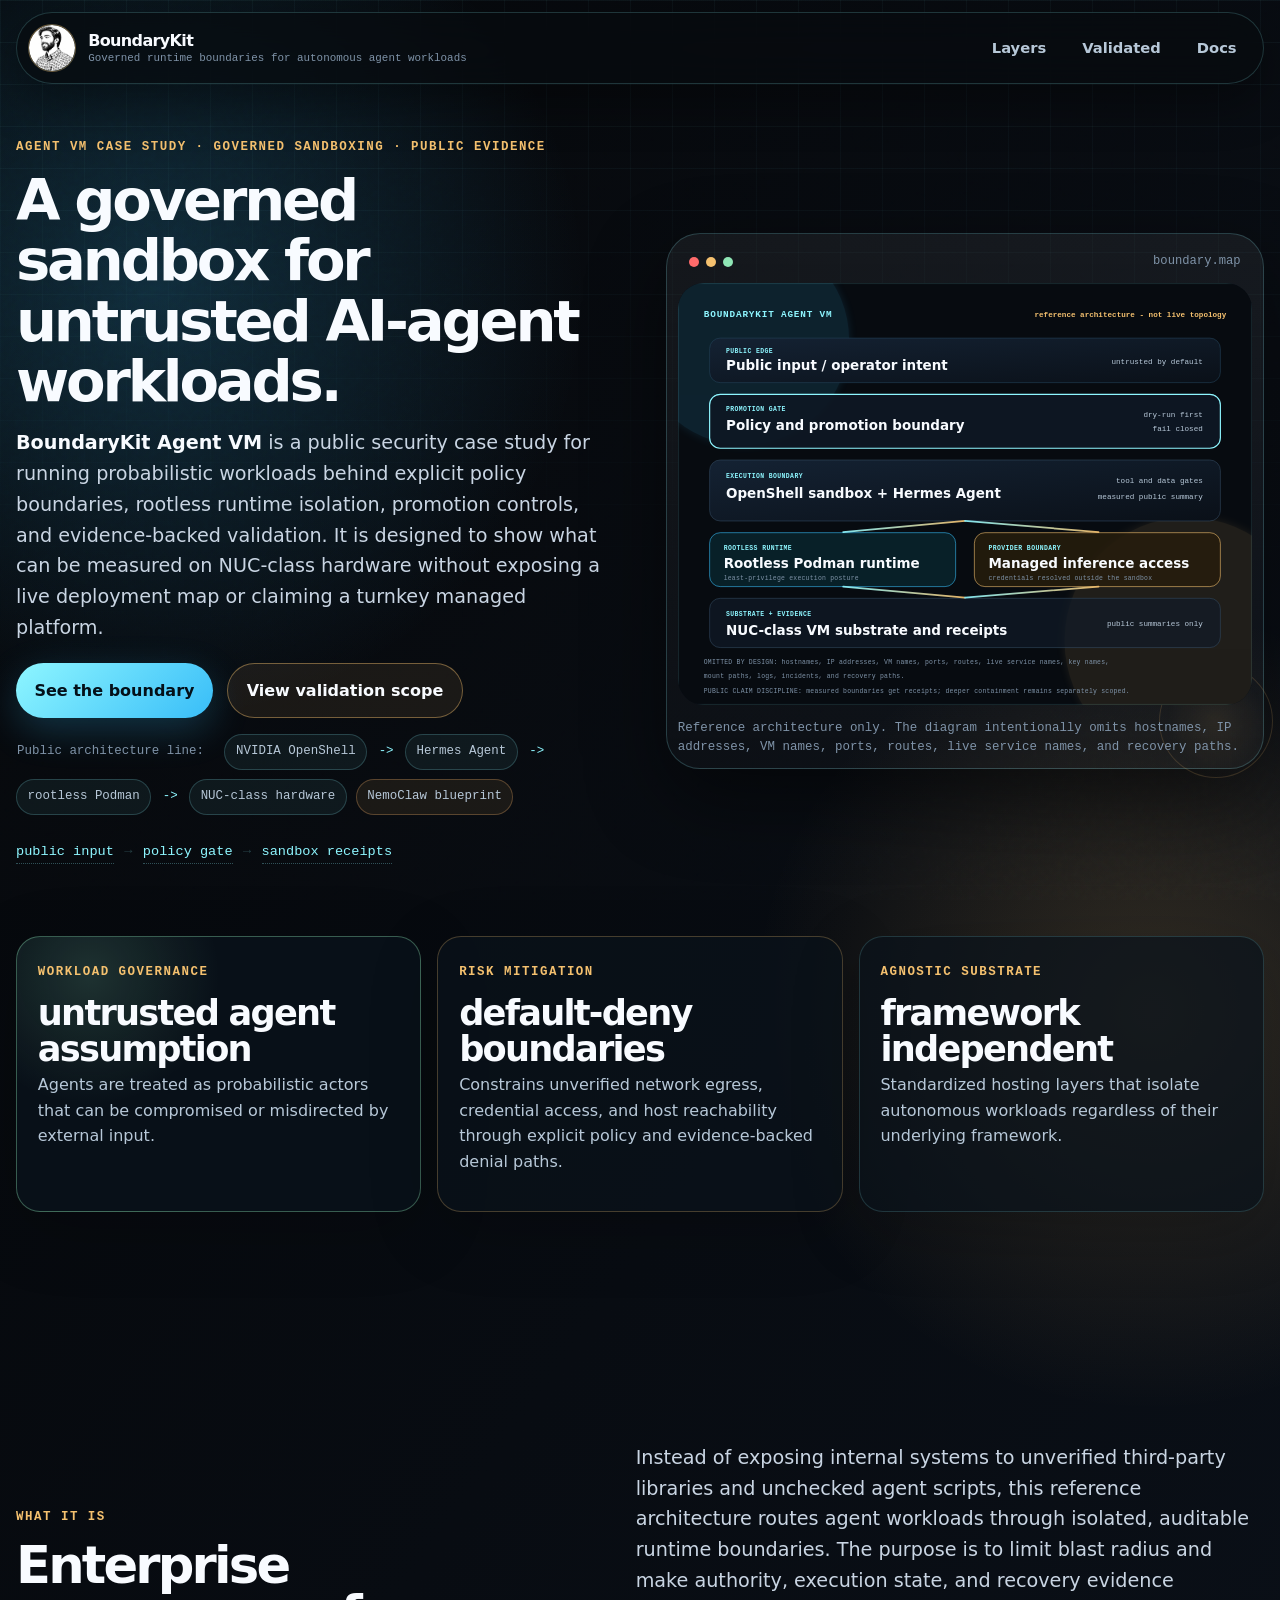
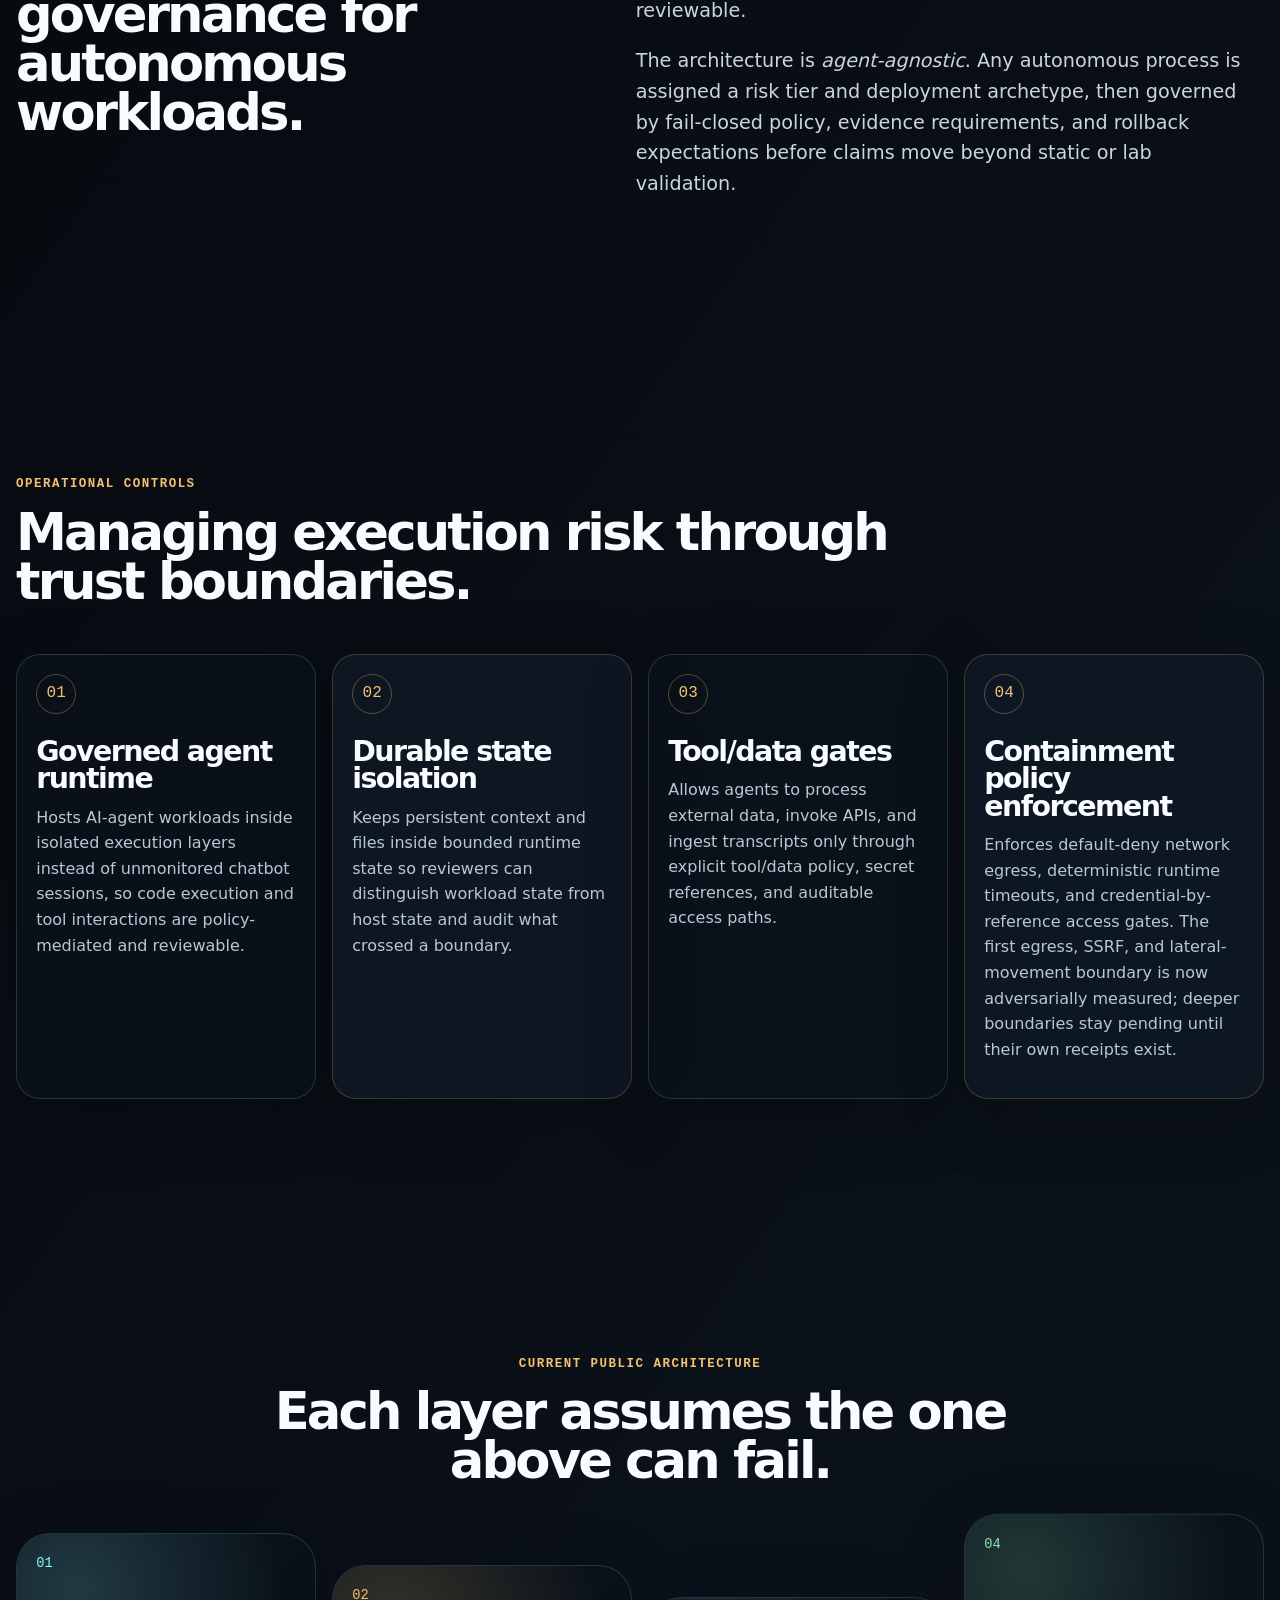
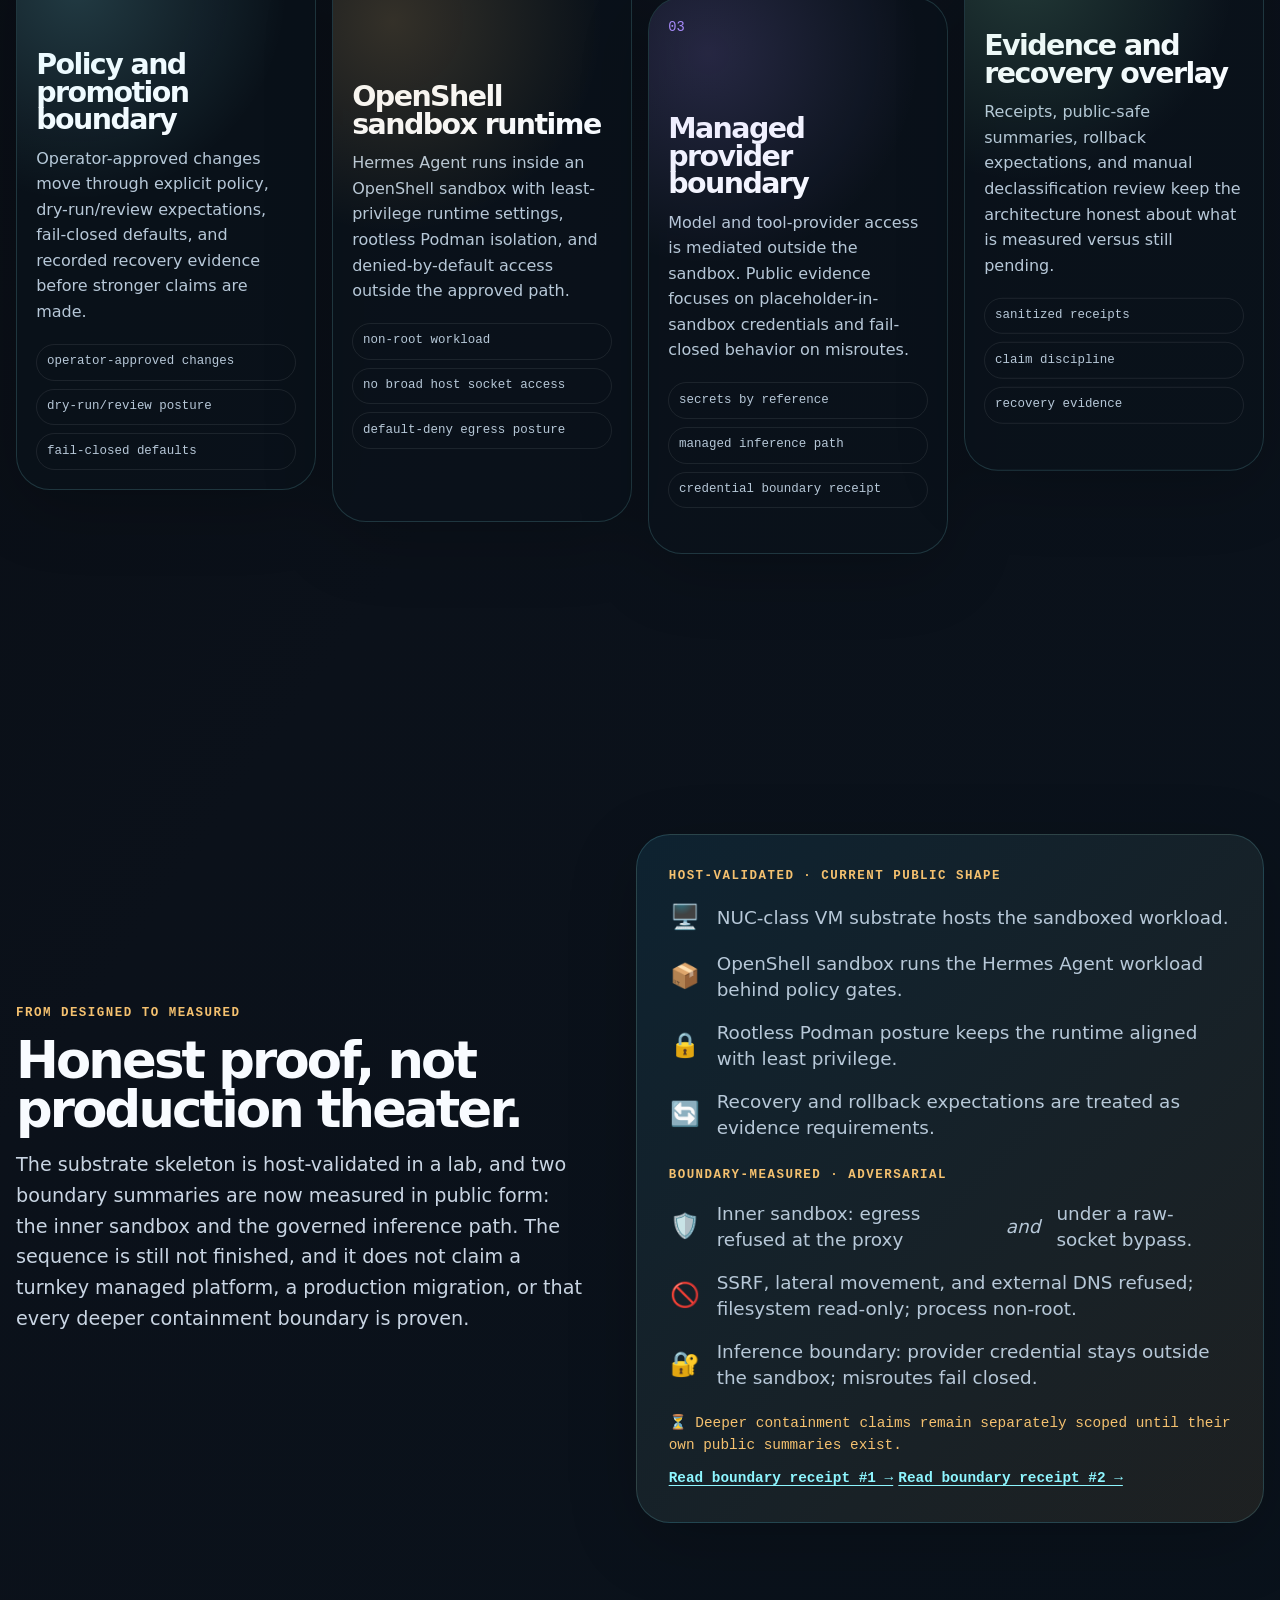
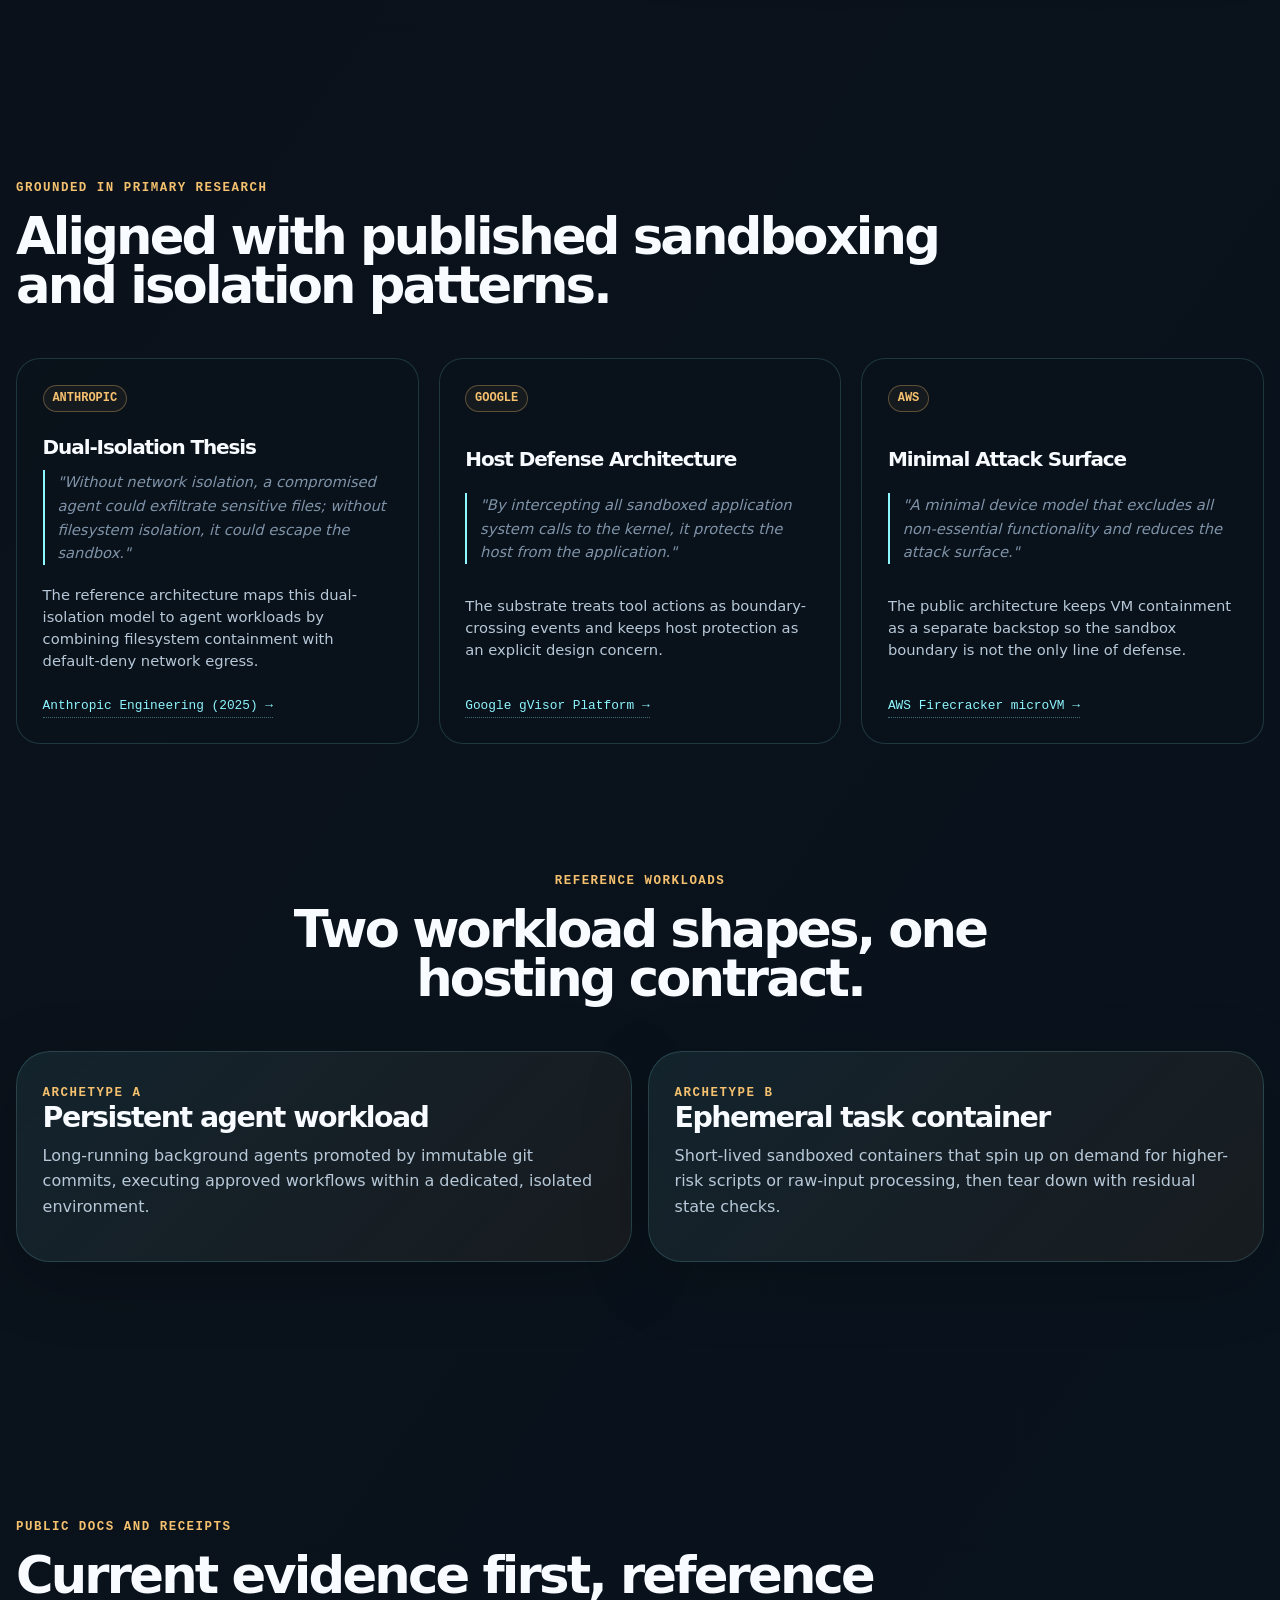
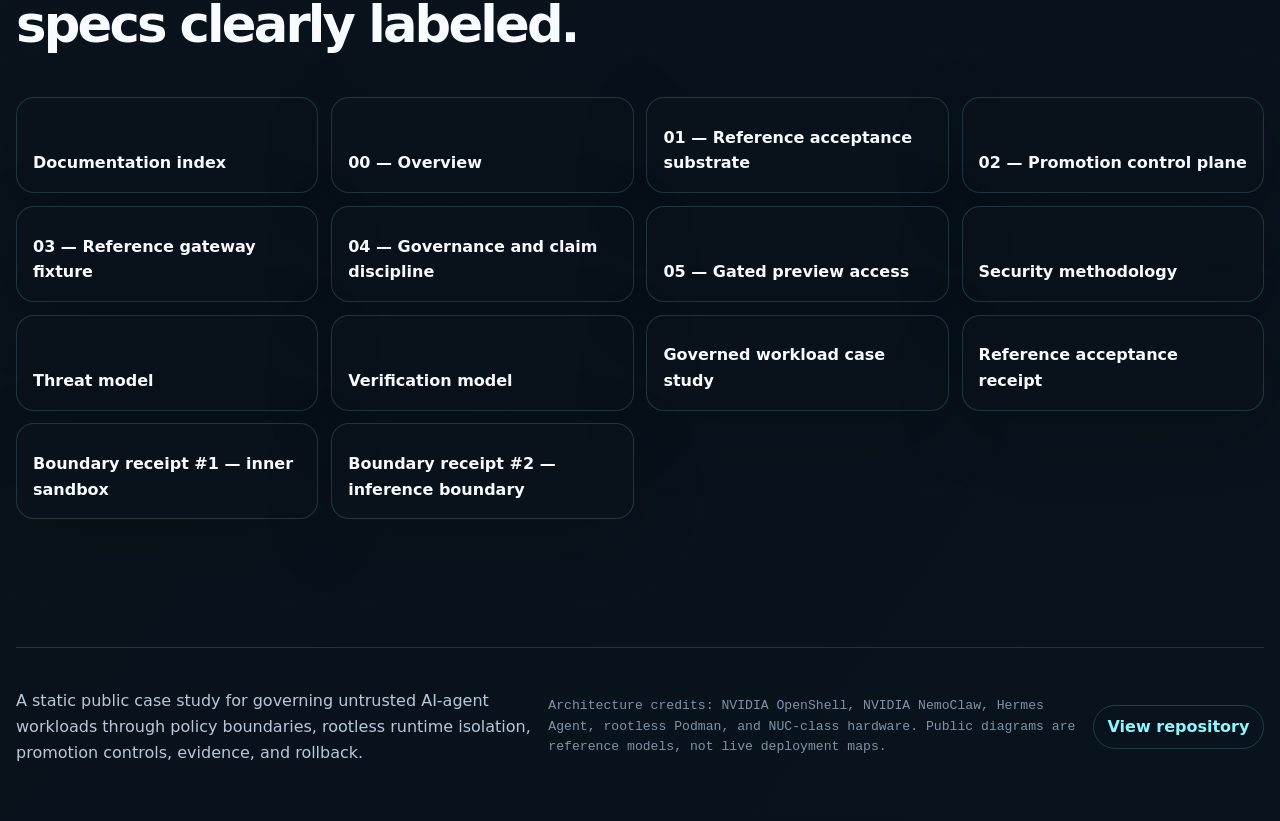
<file: site/index.html>
<!doctype html>
<html lang="en">
  <head>
    <meta charset="utf-8" />
    <meta name="viewport" content="width=device-width, initial-scale=1" />
    <meta
      name="description"
      content="BoundaryKit Agent VM is a public security case study for governing untrusted AI-agent workloads with explicit policy boundaries, rootless runtime isolation, and evidence-backed validation."
    />
    <link rel="canonical" href="https://agent-vm.sabe.dev/" />
    <meta property="og:type" content="website" />
    <meta property="og:title" content="BoundaryKit Agent VM - governed sandboxing for untrusted AI-agent workloads" />
    <meta property="og:description" content="A static public case study showing policy boundaries, rootless runtime isolation, upstream credits, and sanitized evidence receipts for agent workload governance." />
    <meta property="og:url" content="https://agent-vm.sabe.dev/" />
    <meta name="twitter:card" content="summary" />
    <meta name="twitter:title" content="BoundaryKit Agent VM - governed sandboxing for untrusted AI-agent workloads" />
    <meta name="twitter:description" content="A static public case study showing policy boundaries, rootless runtime isolation, upstream credits, and sanitized evidence receipts for agent workload governance." />
    <title>BoundaryKit Agent VM - governed sandboxing for untrusted AI-agent workloads</title>
    <link rel="stylesheet" href="styles.css" />
    <link rel="icon" href="favicon.ico" sizes="any" />
    <link rel="icon" href="favicon-32x32.png" type="image/png" />
  </head>
  <body>
    <a class="skip-link" href="#main">Skip to content</a>

    <header class="site-header" aria-label="Primary navigation">
      <div class="header-main-row">
        <div class="brand">
          <a class="brand-mark" href="https://github.com/sambegui/agent-vm" target="_blank" rel="noopener noreferrer" aria-label="BoundaryKit repository">
            <span class="brand-fallback">bk</span>
            <img
              src="assets/agent-vm-avatar.jpg"
              alt=""
              decoding="async"
            />
          </a>
          <a class="brand-copy" href="#top" aria-label="BoundaryKit home">
            <span>BoundaryKit</span>
            <small>Governed runtime boundaries for autonomous agent workloads</small>
          </a>
        </div>
        <button class="menu-toggle" id="menu-toggle" aria-label="Toggle navigation" aria-expanded="false" aria-controls="nav-links">
          <svg class="icon-menu" width="20" height="20" viewBox="0 0 24 24" fill="none" stroke="currentColor" stroke-width="2.1" stroke-linecap="round" stroke-linejoin="round">
            <line x1="3" y1="12" x2="21" y2="12"></line>
            <line x1="3" y1="6" x2="21" y2="6"></line>
            <line x1="3" y1="18" x2="21" y2="18"></line>
          </svg>
          <svg class="icon-close" width="20" height="20" viewBox="0 0 24 24" fill="none" stroke="currentColor" stroke-width="2.1" stroke-linecap="round" stroke-linejoin="round">
            <line x1="18" y1="6" x2="6" y2="18"></line>
            <line x1="6" y1="6" x2="18" y2="18"></line>
          </svg>
        </button>
      </div>
      <nav class="nav-links" id="nav-links" aria-label="Page sections">
        <a href="#layers">Layers</a>
        <a href="#validated">Validated</a>
        <a href="#docs">Docs</a>
      </nav>
    </header>

    <main id="main">
      <section id="top" class="hero section-grid" aria-labelledby="hero-title">
        <div class="hero-copy">
          <p class="eyebrow">Agent VM case study · governed sandboxing · public evidence</p>
          <h1 id="hero-title">A governed sandbox for untrusted AI-agent workloads.</h1>
          <p class="hero-lede">
            <strong>BoundaryKit Agent VM</strong> is a public security case study for running probabilistic workloads behind explicit policy boundaries, rootless runtime isolation, promotion controls, and evidence-backed validation. It is designed to show what can be measured on NUC-class hardware without exposing a live deployment map or claiming a turnkey managed platform.
          </p>
          <div class="hero-actions">
            <a class="button primary" href="#architecture">See the boundary</a>
            <a class="button secondary" href="#validated">View validation scope</a>
          </div>
          <div class="credit-rail" aria-label="Public tools credited in this architecture">
            <span class="credit-label">Public architecture line:</span>
            <a href="https://github.com/NVIDIA/openshell" rel="noopener noreferrer" target="_blank">NVIDIA OpenShell</a>
            <span class="credit-hop" aria-hidden="true">-&gt;</span>
            <a href="https://github.com/nousresearch/hermes-agent" rel="noopener noreferrer" target="_blank">Hermes Agent</a>
            <span class="credit-hop" aria-hidden="true">-&gt;</span>
            <span>rootless Podman</span>
            <span class="credit-hop" aria-hidden="true">-&gt;</span>
            <span>NUC-class hardware</span>
            <a class="credit-lineage" href="https://docs.nvidia.com/nemoclaw/" rel="noopener noreferrer" target="_blank">NemoClaw blueprint</a>
          </div>
          <div class="mobile-boundary-map" aria-label="Compact current public trust boundary flow">
            <span>Operator intent</span>
            <span>Policy gate</span>
            <span>OpenShell + Hermes</span>
            <span>Evidence overlay</span>
          </div>
          <div class="trust-route" aria-label="Primary trust boundary flow">
            <a href="#architecture">public input</a>
            <span aria-hidden="true">→</span>
            <a href="#layers">policy gate</a>
            <span aria-hidden="true">→</span>
            <a href="#validated">sandbox receipts</a>
          </div>
        </div>

        <aside class="hero-panel" aria-labelledby="diagram-title">
          <div class="panel-toolbar" aria-hidden="true">
            <span></span><span></span><span></span>
            <code>boundary.map</code>
          </div>
          <h2 id="diagram-title" class="sr-only">Architecture trust boundary diagram</h2>
          <button class="diagram-trigger" id="diagram-trigger" aria-label="Expand trust boundary map">
            <img
              src="assets/trust-boundary.svg"
              alt="Reference architecture diagram showing public input, a policy boundary, an OpenShell sandbox running a Hermes Agent workload, rootless runtime isolation, managed inference access, evidence receipts, and a NUC-class VM substrate without live topology details."
            />
            <span class="expand-indicator">
              <svg width="14" height="14" viewBox="0 0 24 24" fill="none" stroke="currentColor" stroke-width="2.5" stroke-linecap="round" stroke-linejoin="round"><circle cx="11" cy="11" r="8"></circle><line x1="21" y1="21" x2="16.65" y2="16.65"></line><line x1="11" y1="8" x2="11" y2="14"></line><line x1="8" y1="11" x2="14" y2="11"></line></svg>
              Expand
            </span>
          </button>
          <p class="diagram-note">
            Reference architecture only. The diagram intentionally omits hostnames, IP addresses, VM names, ports, routes, live service names, and recovery paths.
          </p>
        </aside>
      </section>

      <section class="proof-strip" aria-label="Agnostic agent sandbox purpose">
        <div>
          <span class="proof-kicker">workload governance</span>
          <strong>untrusted agent assumption</strong>
          <p>Agents are treated as probabilistic actors that can be compromised or misdirected by external input.</p>
        </div>
        <div>
          <span class="proof-kicker">risk mitigation</span>
          <strong>default-deny boundaries</strong>
          <p>Constrains unverified network egress, credential access, and host reachability through explicit policy and evidence-backed denial paths.</p>
        </div>
        <div>
          <span class="proof-kicker">agnostic substrate</span>
          <strong>framework independent</strong>
          <p>Standardized hosting layers that isolate autonomous workloads regardless of their underlying framework.</p>
        </div>
      </section>

      <section id="architecture" class="narrative section-grid compact" aria-labelledby="what-title">
        <div>
          <p class="eyebrow">what it is</p>
          <h2 id="what-title">Enterprise governance for autonomous workloads.</h2>
        </div>
        <div class="copy-block">
          <p>
            Instead of exposing internal systems to unverified third-party libraries and unchecked agent scripts, this reference architecture routes agent workloads through isolated, auditable runtime boundaries. The purpose is to limit blast radius and make authority, execution state, and recovery evidence reviewable.
          </p>
          <p>
            The architecture is <em>agent-agnostic</em>. Any autonomous process is assigned a risk tier and deployment archetype, then governed by fail-closed policy, evidence requirements, and rollback expectations before claims move beyond static or lab validation.
          </p>
        </div>
      </section>

      <section class="risk-section" aria-labelledby="risk-title">
        <div class="section-heading">
          <p class="eyebrow">operational controls</p>
          <h2 id="risk-title">Managing execution risk through trust boundaries.</h2>
        </div>
        <div class="risk-grid">
          <article>
            <span class="risk-code">01</span>
            <h3>Governed agent runtime</h3>
            <p>Hosts AI-agent workloads inside isolated execution layers instead of unmonitored chatbot sessions, so code execution and tool interactions are policy-mediated and reviewable.</p>
          </article>
          <article>
            <span class="risk-code">02</span>
            <h3>Durable state isolation</h3>
            <p>Keeps persistent context and files inside bounded runtime state so reviewers can distinguish workload state from host state and audit what crossed a boundary.</p>
          </article>
          <article>
            <span class="risk-code">03</span>
            <h3>Tool/data gates</h3>
            <p>Allows agents to process external data, invoke APIs, and ingest transcripts only through explicit tool/data policy, secret references, and auditable access paths.</p>
          </article>
          <article>
            <span class="risk-code">04</span>
            <h3>Containment policy enforcement</h3>
            <p>Enforces default-deny network egress, deterministic runtime timeouts, and credential-by-reference access gates. The first egress, SSRF, and lateral-movement boundary is now adversarially measured; deeper boundaries stay pending until their own receipts exist.</p>
          </article>
        </div>
      </section>

      <section id="layers" class="layers" aria-labelledby="layers-title">
        <div class="section-heading narrow">
          <p class="eyebrow">current public architecture</p>
          <h2 id="layers-title">Each layer assumes the one above can fail.</h2>
        </div>
        <div class="layer-stack">
          <article class="layer-card control">
            <span class="layer-number">01</span>
            <h3>Policy and promotion boundary</h3>
            <p>
              Operator-approved changes move through explicit policy, dry-run/review expectations,
              fail-closed defaults, and recorded recovery evidence before stronger claims are made.
            </p>
            <ul>
              <li>operator-approved changes</li>
              <li>dry-run/review posture</li>
              <li>fail-closed defaults</li>
            </ul>
          </article>
          <article class="layer-card substrate">
            <span class="layer-number">02</span>
            <h3>OpenShell sandbox runtime</h3>
            <p>
              Hermes Agent runs inside an OpenShell sandbox with least-privilege runtime settings,
              rootless Podman isolation, and denied-by-default access outside the approved path.
            </p>
            <ul>
              <li>non-root workload</li>
              <li>no broad host socket access</li>
              <li>default-deny egress posture</li>
            </ul>
          </article>
          <article class="layer-card gateway">
            <span class="layer-number">03</span>
            <h3>Managed provider boundary</h3>
            <p>
              Model and tool-provider access is mediated outside the sandbox. Public evidence focuses
              on placeholder-in-sandbox credentials and fail-closed behavior on misroutes.
            </p>
            <ul>
              <li>secrets by reference</li>
              <li>managed inference path</li>
              <li>credential boundary receipt</li>
            </ul>
          </article>
          <article class="layer-card governance">
            <span class="layer-number">04</span>
            <h3>Evidence and recovery overlay</h3>
            <p>
              Receipts, public-safe summaries, rollback expectations, and manual declassification
              review keep the architecture honest about what is measured versus still pending.
            </p>
            <ul>
              <li>sanitized receipts</li>
              <li>claim discipline</li>
              <li>recovery evidence</li>
            </ul>
          </article>
        </div>
      </section>

      <section id="validated" class="validated section-grid" aria-labelledby="validated-title">
        <div>
          <p class="eyebrow">from designed to measured</p>
          <h2 id="validated-title">Honest proof, not production theater.</h2>
          <p class="section-lede">
            The substrate skeleton is host-validated in a lab, and two boundary summaries are now
            measured in public form: the inner sandbox and the governed inference path. The sequence is
            still not finished, and it does not claim a turnkey managed platform, a production migration,
            or that every deeper containment boundary is proven.
          </p>
        </div>
        <div class="validation-card">
          <p class="eyebrow">Host-validated · current public shape</p>
          <ul class="validation-list">
            <li><span class="val-emoji">🖥️</span> NUC-class VM substrate hosts the sandboxed workload.</li>
            <li><span class="val-emoji">📦</span> OpenShell sandbox runs the Hermes Agent workload behind policy gates.</li>
            <li><span class="val-emoji">🔒</span> Rootless Podman posture keeps the runtime aligned with least privilege.</li>
            <li><span class="val-emoji">🔄</span> Recovery and rollback expectations are treated as evidence requirements.</li>
          </ul>
          <p class="eyebrow">Boundary-measured · adversarial</p>
          <ul class="validation-list">
            <li><span class="val-emoji">🛡️</span> Inner sandbox: egress refused at the proxy <em>and</em> under a raw-socket bypass.</li>
            <li><span class="val-emoji">🚫</span> SSRF, lateral movement, and external DNS refused; filesystem read-only; process non-root.</li>
            <li><span class="val-emoji">🔐</span> Inference boundary: provider credential stays outside the sandbox; misroutes fail closed.</li>
          </ul>
          <p class="val-note">⏳ Deeper containment claims remain separately scoped until their own public summaries exist.</p>
          <a class="val-receipt-link" href="docs/evidence/boundary-receipt-01-inner-sandbox.html">Read boundary receipt&nbsp;#1 →</a>
          <a class="val-receipt-link" href="docs/evidence/boundary-receipt-02-inference-boundary.html">Read boundary receipt&nbsp;#2 →</a>
        </div>
      </section>

      <section class="research" aria-labelledby="research-title">
        <div class="section-heading">
          <p class="eyebrow">grounded in primary research</p>
          <h2 id="research-title">Aligned with published sandboxing and isolation patterns.</h2>
        </div>
        <div class="research-grid">
          <article class="research-card">
            <span class="research-logo">Anthropic</span>
            <h3>Dual-Isolation Thesis</h3>
            <blockquote>
              "Without network isolation, a compromised agent could exfiltrate sensitive files; without filesystem isolation, it could escape the sandbox."
            </blockquote>
            <p>
              The reference architecture maps this dual-isolation model to agent workloads by combining filesystem containment with default-deny network egress.
            </p>
            <a href="https://www.anthropic.com/engineering/claude-code-sandboxing" class="citation-link" target="_blank" rel="noopener">Anthropic Engineering (2025) →</a>
          </article>
          <article class="research-card">
            <span class="research-logo">Google</span>
            <h3>Host Defense Architecture</h3>
            <blockquote>
              "By intercepting all sandboxed application system calls to the kernel, it protects the host from the application."
            </blockquote>
            <p>
              The substrate treats tool actions as boundary-crossing events and keeps host protection as an explicit design concern.
            </p>
            <a href="https://gvisor.dev/" class="citation-link" target="_blank" rel="noopener">Google gVisor Platform →</a>
          </article>
          <article class="research-card">
            <span class="research-logo">AWS</span>
            <h3>Minimal Attack Surface</h3>
            <blockquote>
              "A minimal device model that excludes all non-essential functionality and reduces the attack surface."
            </blockquote>
            <p>
              The public architecture keeps VM containment as a separate backstop so the sandbox boundary is not the only line of defense.
            </p>
            <a href="https://firecracker-microvm.github.io/" class="citation-link" target="_blank" rel="noopener">AWS Firecracker microVM →</a>
          </article>
        </div>
      </section>

      <section class="workloads" aria-labelledby="workloads-title">
        <div class="section-heading narrow">
          <p class="eyebrow">reference workloads</p>
          <h2 id="workloads-title">Two workload shapes, one hosting contract.</h2>
        </div>
        <div class="workload-grid">
          <article>
            <span class="workload-label">Archetype A</span>
            <h3>Persistent agent workload</h3>
            <p>Long-running background agents promoted by immutable git commits, executing approved workflows within a dedicated, isolated environment.</p>
          </article>
          <article>
            <span class="workload-label">Archetype B</span>
            <h3>Ephemeral task container</h3>
            <p>Short-lived sandboxed containers that spin up on demand for higher-risk scripts or raw-input processing, then tear down with residual state checks.</p>
          </article>
        </div>
      </section>

      <section id="docs" class="docs" aria-labelledby="docs-title">
        <div class="section-heading">
          <p class="eyebrow">public docs and receipts</p>
          <h2 id="docs-title">Current evidence first, reference specs clearly labeled.</h2>
        </div>
        <div class="doc-grid">
          <a href="docs/index.html">Documentation index</a>
          <a href="docs/architecture/00-overview.html">00 — Overview</a>
          <a href="docs/architecture/01-isolation-substrate.html">01 — Reference acceptance substrate</a>
          <a href="docs/architecture/02-promotion-control-plane.html">02 — Promotion control plane</a>
          <a href="docs/architecture/03-gateway-runtime-layout.html">03 — Reference gateway fixture</a>
          <a href="docs/architecture/04-production-governance.html">04 — Governance and claim discipline</a>
          <a href="docs/architecture/05-secure-gated-agent-preview-access.html">05 — Gated preview access</a>
          <a href="docs/security-methodology.html">Security methodology</a>
          <a href="docs/threat-model.html">Threat model</a>
          <a href="docs/verification.html">Verification model</a>
          <a href="docs/evidence/governed-agent-workload-case-study.html">Governed workload case study</a>
          <a href="docs/evidence/substrate-validation-receipt.html">Reference acceptance receipt</a>
          <a href="docs/evidence/boundary-receipt-01-inner-sandbox.html">Boundary receipt #1 — inner sandbox</a>
          <a href="docs/evidence/boundary-receipt-02-inference-boundary.html">Boundary receipt #2 — inference boundary</a>
        </div>
      </section>
    </main>

    <footer class="site-footer">
      <p>
        A static public case study for governing untrusted AI-agent workloads through policy
        boundaries, rootless runtime isolation, promotion controls, evidence, and rollback.
      </p>
      <p class="footer-credit">
        Architecture credits: NVIDIA OpenShell, NVIDIA NemoClaw, Hermes Agent, rootless Podman,
        and NUC-class hardware. Public diagrams are reference models, not live deployment maps.
      </p>
      <a href="https://github.com/sambegui/agent-vm">View repository</a>
    </footer>

    <!-- Trust Boundary Lightbox Modal -->
    <div id="diagram-modal" class="diagram-modal" aria-hidden="true" role="dialog" aria-label="Trust Boundary Map lightbox">
      <button class="modal-close" id="modal-close" aria-label="Close lightbox">
        <svg width="20" height="20" viewBox="0 0 24 24" fill="none" stroke="currentColor" stroke-width="2.5" stroke-linecap="round" stroke-linejoin="round">
          <line x1="18" y1="6" x2="6" y2="18"></line>
          <line x1="6" y1="6" x2="18" y2="18"></line>
        </svg>
      </button>
      <div class="modal-content">
        <img src="assets/trust-boundary.svg" alt="Trust Boundary Map" />
      </div>
    </div>

    <!-- Client-side Interactive Navigation & Modal Scripts -->
    <script>
      document.addEventListener('DOMContentLoaded', () => {
        // Hamburger Menu Toggle
        const toggle = document.getElementById('menu-toggle');
        const header = document.querySelector('.site-header');
        if (toggle && header) {
          toggle.addEventListener('click', (e) => {
            e.stopPropagation();
            const isOpen = header.classList.toggle('menu-open');
            toggle.setAttribute('aria-expanded', isOpen);
          });
          // Close menu when clicking links
          const links = header.querySelectorAll('.nav-links a');
          links.forEach(link => {
            link.addEventListener('click', () => {
              header.classList.remove('menu-open');
              toggle.setAttribute('aria-expanded', 'false');
            });
          });
          // Close menu when clicking outside
          document.addEventListener('click', (e) => {
            if (!header.contains(e.target)) {
              header.classList.remove('menu-open');
              toggle.setAttribute('aria-expanded', 'false');
            }
          });
        }

        // Diagram Lightbox Trigger
        const trigger = document.getElementById('diagram-trigger');
        const modal = document.getElementById('diagram-modal');
        const closeBtn = document.getElementById('modal-close');
        let lastFocusedElement = null;
        if (trigger && modal && closeBtn) {
          trigger.addEventListener('click', () => {
            lastFocusedElement = document.activeElement;
            modal.classList.add('active');
            modal.setAttribute('aria-hidden', 'false');
            document.body.style.overflow = 'hidden'; // Lock scrolling
            closeBtn.focus();
          });
          const closeModal = () => {
            modal.classList.remove('active');
            modal.setAttribute('aria-hidden', 'true');
            document.body.style.overflow = ''; // Unlock scrolling
            if (lastFocusedElement && typeof lastFocusedElement.focus === 'function') {
              lastFocusedElement.focus();
            }
          };
          closeBtn.addEventListener('click', closeModal);
          modal.addEventListener('click', (e) => {
            if (e.target === modal || e.target.classList.contains('modal-content')) {
              closeModal();
            }
          });
          // Close on escape key
          document.addEventListener('keydown', (e) => {
            if (e.key === 'Escape' && modal.classList.contains('active')) {
              closeModal();
            }
          });
        }
      });
    </script>
  </body>
</html>
</file>
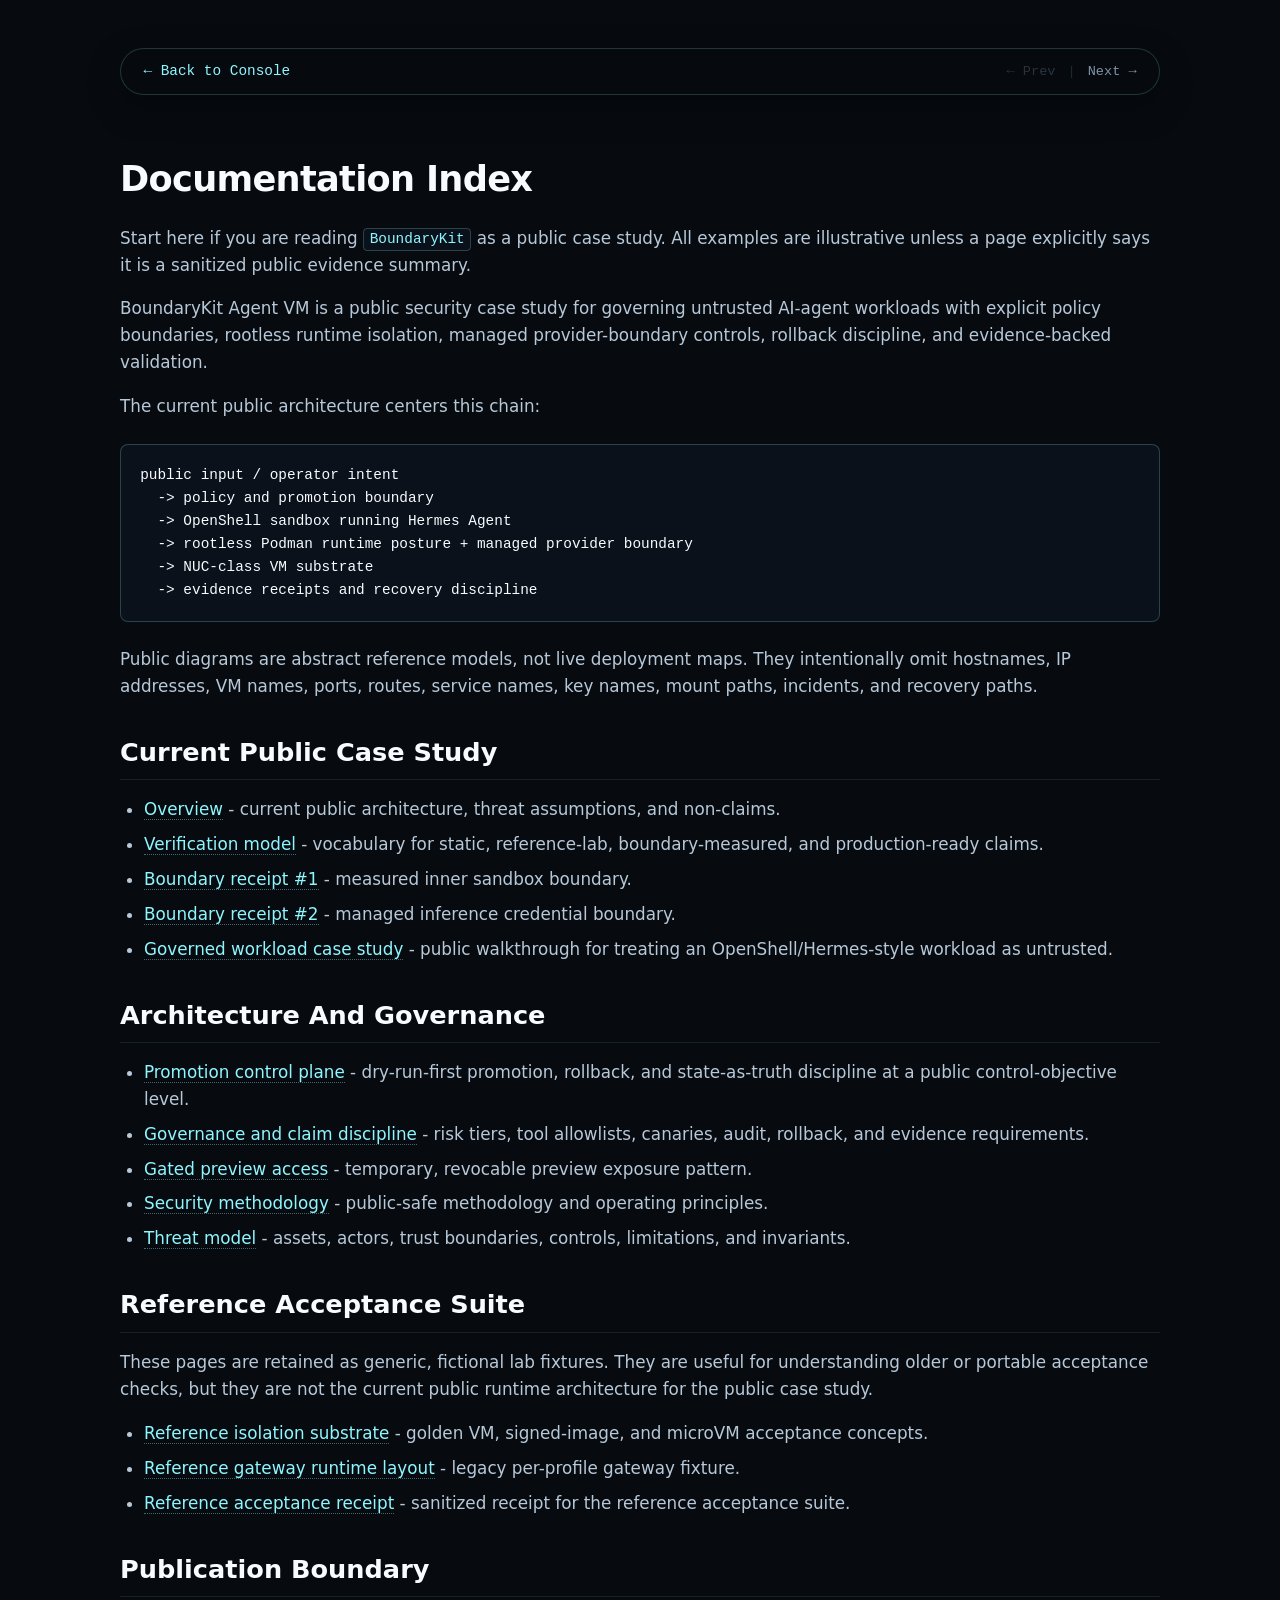
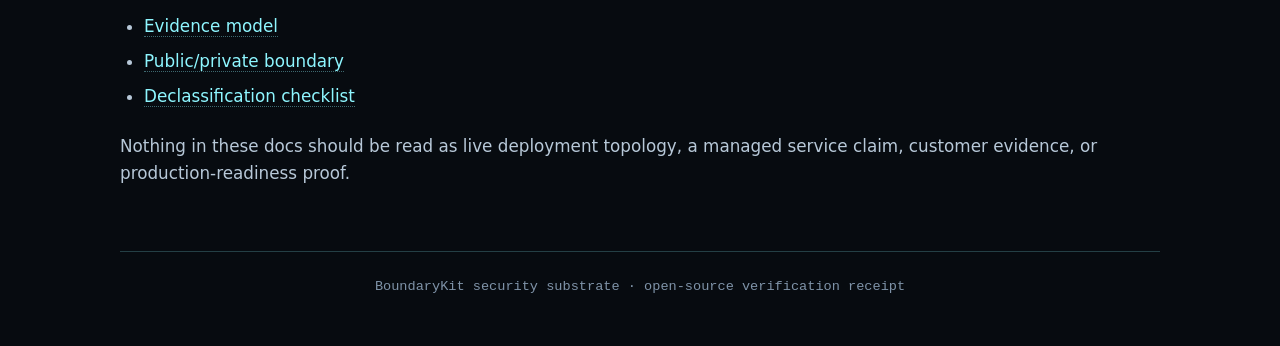
<file: site/docs/index.html>
<!DOCTYPE html>
<html lang="en">
<head>
  <meta charset="UTF-8">
  <meta name="viewport" content="width=device-width, initial-scale=1.0">
  <meta name="description" content="Start here if you are reading BoundaryKit as a public case study. All examples are illustrative unless a page explicitly says it is a sanitized public evidence summary.">
  <title>Documentation Index · BoundaryKit specs</title>
  <style>
    :root {
      color-scheme: dark;
      --ink: #070b10;
      --ink-2: #0b111a;
      --panel: rgba(14, 24, 36, 0.78);
      --panel-strong: #101a27;
      --line: rgba(142, 246, 255, 0.22);
      --text: #f8fbff;
      --muted: #b7c8d8;
      --dim: #7f93a8;
      --cyan: #8ef6ff;
      --font-body: "SF Pro Text", "Segoe UI", ui-sans-serif, system-ui, sans-serif;
      --font-mono: "SFMono-Regular", "Cascadia Code", "Liberation Mono", ui-monospace, monospace;
    }

    body {
      background-color: var(--ink);
      color: var(--text);
      font-family: var(--font-body);
      line-height: 1.6;
      margin: 0;
      padding: 0;
    }

    .container {
      max-width: 1040px;
      margin: 0 auto;
      padding: clamp(1rem, 4vw, 3rem) 1.5rem;
    }

    .site-header {
      position: sticky;
      top: 16px;
      z-index: 100;
      display: flex;
      justify-content: space-between;
      align-items: center;
      padding: 0.7rem 1.4rem;
      border: 1px solid rgba(142, 246, 255, 0.18);
      border-radius: 999px;
      background: rgba(7, 11, 16, 0.74);
      backdrop-filter: blur(18px);
      -webkit-backdrop-filter: blur(18px);
      box-shadow: 0 12px 32px rgba(0, 0, 0, 0.4);
      margin-bottom: 3.5rem;
    }

    .top-nav-group {
      display: flex;
      align-items: center;
      gap: 0.75rem;
      font-family: var(--font-mono);
      font-size: 0.85rem;
    }

    .top-nav-link {
      color: var(--dim);
      text-decoration: none;
      transition: color 0.2s;
      border-bottom: none !important;
    }

    .top-nav-link:hover:not(.disabled) {
      color: var(--cyan);
    }

    .top-nav-link.disabled {
      color: rgba(127, 147, 168, 0.3);
      cursor: not-allowed;
    }

    .top-nav-separator {
      color: rgba(142, 246, 255, 0.15);
    }

    .back-link {
      color: var(--cyan);
      text-decoration: none;
      font-family: var(--font-mono);
      font-size: 0.9rem;
      transition: color 0.2s;
      border-bottom: none !important;
    }

    .back-link:hover {
      color: var(--text);
      border-bottom: none !important;
    }

    h1, h2, h3, h4, h5, h6 {
      color: var(--text);
      font-weight: 600;
      margin-top: 2rem;
      margin-bottom: 1rem;
    }

    h1 {
      font-size: 2.2rem;
      margin-top: 0;
      letter-spacing: -0.02em;
    }

    h2 {
      font-size: 1.6rem;
      border-bottom: 1px solid rgba(142, 246, 255, 0.1);
      padding-bottom: 0.4rem;
    }

    h3 {
      font-size: 1.25rem;
    }

    p, li {
      color: var(--muted);
      font-size: 1.05rem;
    }

    a {
      color: var(--cyan);
      text-decoration: none;
      border-bottom: 1px dotted rgba(142, 246, 255, 0.4);
    }

    a:hover {
      color: var(--text);
      border-bottom-style: solid;
    }

    ul, ol {
      padding-left: 1.5rem;
      margin-bottom: 1.5rem;
    }

    li {
      margin-bottom: 0.5rem;
    }

    code {
      font-family: var(--font-mono);
      background-color: var(--ink-2);
      border: 1px solid var(--line);
      padding: 0.15rem 0.35rem;
      border-radius: 4px;
      font-size: 0.9rem;
      color: var(--cyan);
    }

    pre {
      background-color: var(--ink-2);
      border: 1px solid var(--line);
      padding: 1.2rem;
      border-radius: 8px;
      overflow-x: auto;
      margin: 1.5rem 0;
    }

    pre code {
      background-color: transparent;
      border: none;
      padding: 0;
      color: var(--text);
    }

    table {
      width: 100%;
      border-collapse: collapse;
      margin: 2rem 0;
      font-size: 0.95rem;
    }

    th, td {
      padding: 0.75rem 1rem;
      border: 1px solid var(--line);
      text-align: left;
    }

    th {
      background-color: rgba(142, 246, 255, 0.05);
      color: var(--cyan);
      font-weight: 600;
    }

    tr:nth-child(even) {
      background-color: rgba(255, 255, 255, 0.01);
    }

    blockquote {
      border-left: 4px solid var(--cyan);
      margin: 1.5rem 0;
      padding: 0.5rem 0 0.5rem 1.5rem;
      background-color: rgba(142, 246, 255, 0.02);
      border-radius: 0 4px 4px 0;
    }

    blockquote p {
      margin: 0;
      font-style: italic;
    }

    /* Pagination CSS */
    .pagination-nav {
      display: flex;
      justify-content: space-between;
      gap: 1.5rem;
      margin-top: 4rem;
      border-top: 1px solid var(--line);
      padding-top: 2rem;
    }

    .nav-prev, .nav-next {
      flex: 1;
      display: flex;
      flex-direction: column;
      text-decoration: none;
      border-bottom: none !important;
    }

    .nav-next {
      align-items: flex-end;
      text-align: right;
    }

    .nav-label {
      font-size: 0.75rem;
      color: var(--dim);
      text-transform: uppercase;
      font-family: var(--font-mono);
      margin-bottom: 0.35rem;
    }

    .nav-title {
      font-size: 1.05rem;
      color: var(--cyan);
      font-weight: 600;
      transition: color 0.2s, transform 0.2s;
    }

    .nav-prev:hover .nav-title {
      color: var(--text);
      transform: translateX(-4px);
    }

    .nav-next:hover .nav-title {
      color: var(--text);
      transform: translateX(4px);
    }

    footer {
      margin-top: 4rem;
      border-top: 1px solid var(--line);
      padding-top: 1.5rem;
      text-align: center;
      color: var(--dim);
      font-family: var(--font-mono);
      font-size: 0.85rem;
    }

    @media (max-width: 720px) {
      .site-header {
        top: 12px;
        padding: 0.55rem 1.1rem;
        margin-bottom: 2rem;
        font-size: 0.9rem;
      }
      .back-link {
        font-size: 0.8rem;
      }
      .top-nav-group {
        font-size: 0.75rem;
        gap: 0.5rem;
      }
    }
  </style>
</head>
<body>
  <div class="container">
    <header class="site-header">
      <a class="back-link" href="../index.html">← Back to Console</a>
      <div class="top-nav-group">
        <span class="top-nav-link disabled">← Prev</span>
        <span class="top-nav-separator">|</span>
        <a href="../docs/architecture/00-overview.html" class="top-nav-link" title="00 — Overview">Next →</a>
      </div>
    </header>
    <main>
      <h1 id="documentation-index">Documentation Index</h1>
<p>Start here if you are reading <code>BoundaryKit</code> as a public case study. All examples are illustrative
unless a page explicitly says it is a sanitized public evidence summary.</p>
<p>BoundaryKit Agent VM is a public security case study for governing untrusted AI-agent workloads with
explicit policy boundaries, rootless runtime isolation, managed provider-boundary controls, rollback
discipline, and evidence-backed validation.</p>
<p>The current public architecture centers this chain:</p>
<pre><code class="language-text">public input / operator intent
  -&gt; policy and promotion boundary
  -&gt; OpenShell sandbox running Hermes Agent
  -&gt; rootless Podman runtime posture + managed provider boundary
  -&gt; NUC-class VM substrate
  -&gt; evidence receipts and recovery discipline
</code></pre>
<p>Public diagrams are abstract reference models, not live deployment maps. They intentionally omit
hostnames, IP addresses, VM names, ports, routes, service names, key names, mount paths, incidents,
and recovery paths.</p>
<h2 id="current-public-case-study">Current Public Case Study</h2>
<ul>
<li><a href="architecture/00-overview.html">Overview</a> - current public architecture, threat assumptions, and
  non-claims.</li>
<li><a href="verification.html">Verification model</a> - vocabulary for static, reference-lab, boundary-measured,
  and production-ready claims.</li>
<li><a href="evidence/boundary-receipt-01-inner-sandbox.html">Boundary receipt #1</a> - measured inner sandbox
  boundary.</li>
<li><a href="evidence/boundary-receipt-02-inference-boundary.html">Boundary receipt #2</a> - managed inference
  credential boundary.</li>
<li><a href="evidence/governed-agent-workload-case-study.html">Governed workload case study</a> - public walkthrough
  for treating an OpenShell/Hermes-style workload as untrusted.</li>
</ul>
<h2 id="architecture-and-governance">Architecture And Governance</h2>
<ul>
<li><a href="architecture/02-promotion-control-plane.html">Promotion control plane</a> - dry-run-first promotion,
  rollback, and state-as-truth discipline at a public control-objective level.</li>
<li><a href="architecture/04-production-governance.html">Governance and claim discipline</a> - risk tiers, tool allowlists,
  canaries, audit, rollback, and evidence requirements.</li>
<li><a href="architecture/05-secure-gated-agent-preview-access.html">Gated preview access</a> - temporary, revocable
  preview exposure pattern.</li>
<li><a href="security-methodology.html">Security methodology</a> - public-safe methodology and operating principles.</li>
<li><a href="threat-model.html">Threat model</a> - assets, actors, trust boundaries, controls, limitations, and
  invariants.</li>
</ul>
<h2 id="reference-acceptance-suite">Reference Acceptance Suite</h2>
<p>These pages are retained as generic, fictional lab fixtures. They are useful for understanding older
or portable acceptance checks, but they are not the current public runtime architecture for the
public case study.</p>
<ul>
<li><a href="architecture/01-isolation-substrate.html">Reference isolation substrate</a> - golden VM, signed-image,
  and microVM acceptance concepts.</li>
<li><a href="architecture/03-gateway-runtime-layout.html">Reference gateway runtime layout</a> - legacy per-profile
  gateway fixture.</li>
<li><a href="evidence/substrate-validation-receipt.html">Reference acceptance receipt</a> - sanitized receipt for the
  reference acceptance suite.</li>
</ul>
<h2 id="publication-boundary">Publication Boundary</h2>
<ul>
<li><a href="evidence-model.html">Evidence model</a></li>
<li><a href="public-private-boundary.html">Public/private boundary</a></li>
<li><a href="declassification-checklist.html">Declassification checklist</a></li>
</ul>
<p>Nothing in these docs should be read as live deployment topology, a managed service claim, customer
evidence, or production-readiness proof.</p>
    </main>

    <footer>
      BoundaryKit security substrate · open-source verification receipt
    </footer>
  </div>
</body>
</html>
</file>
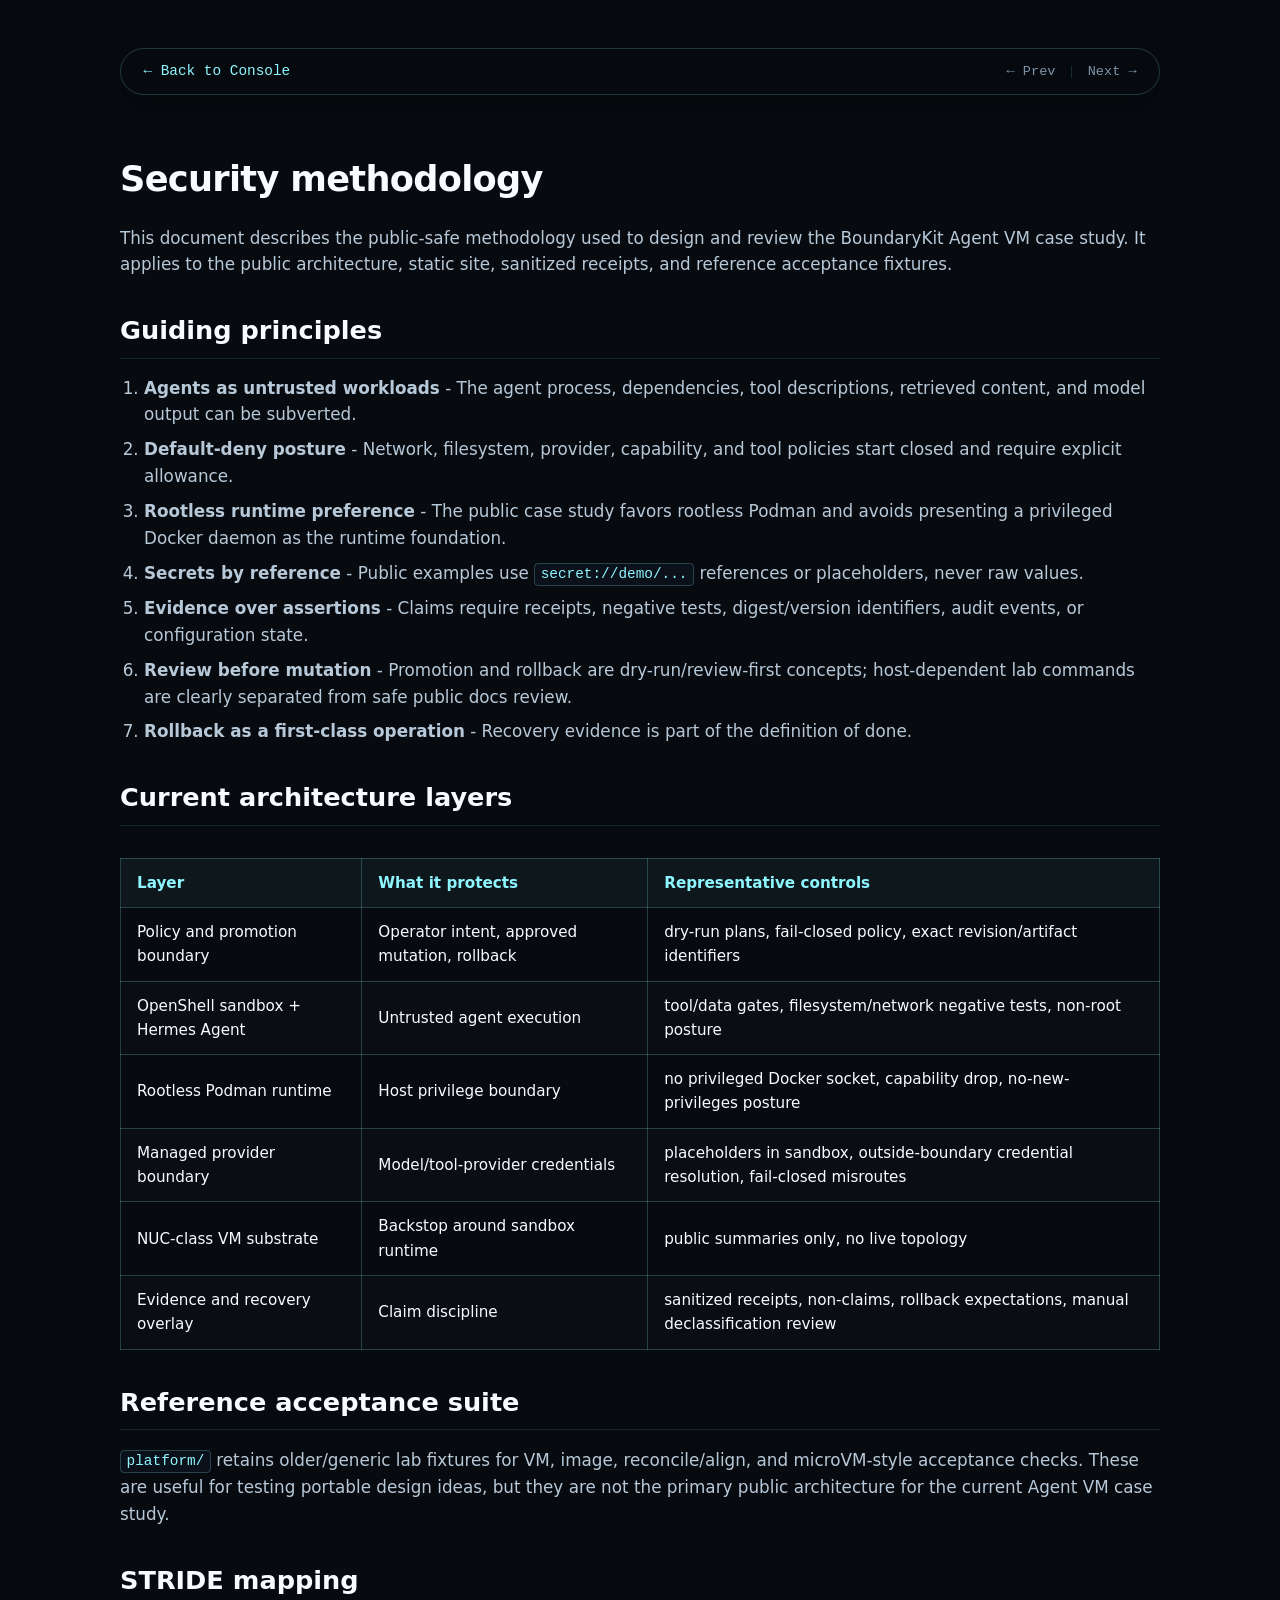
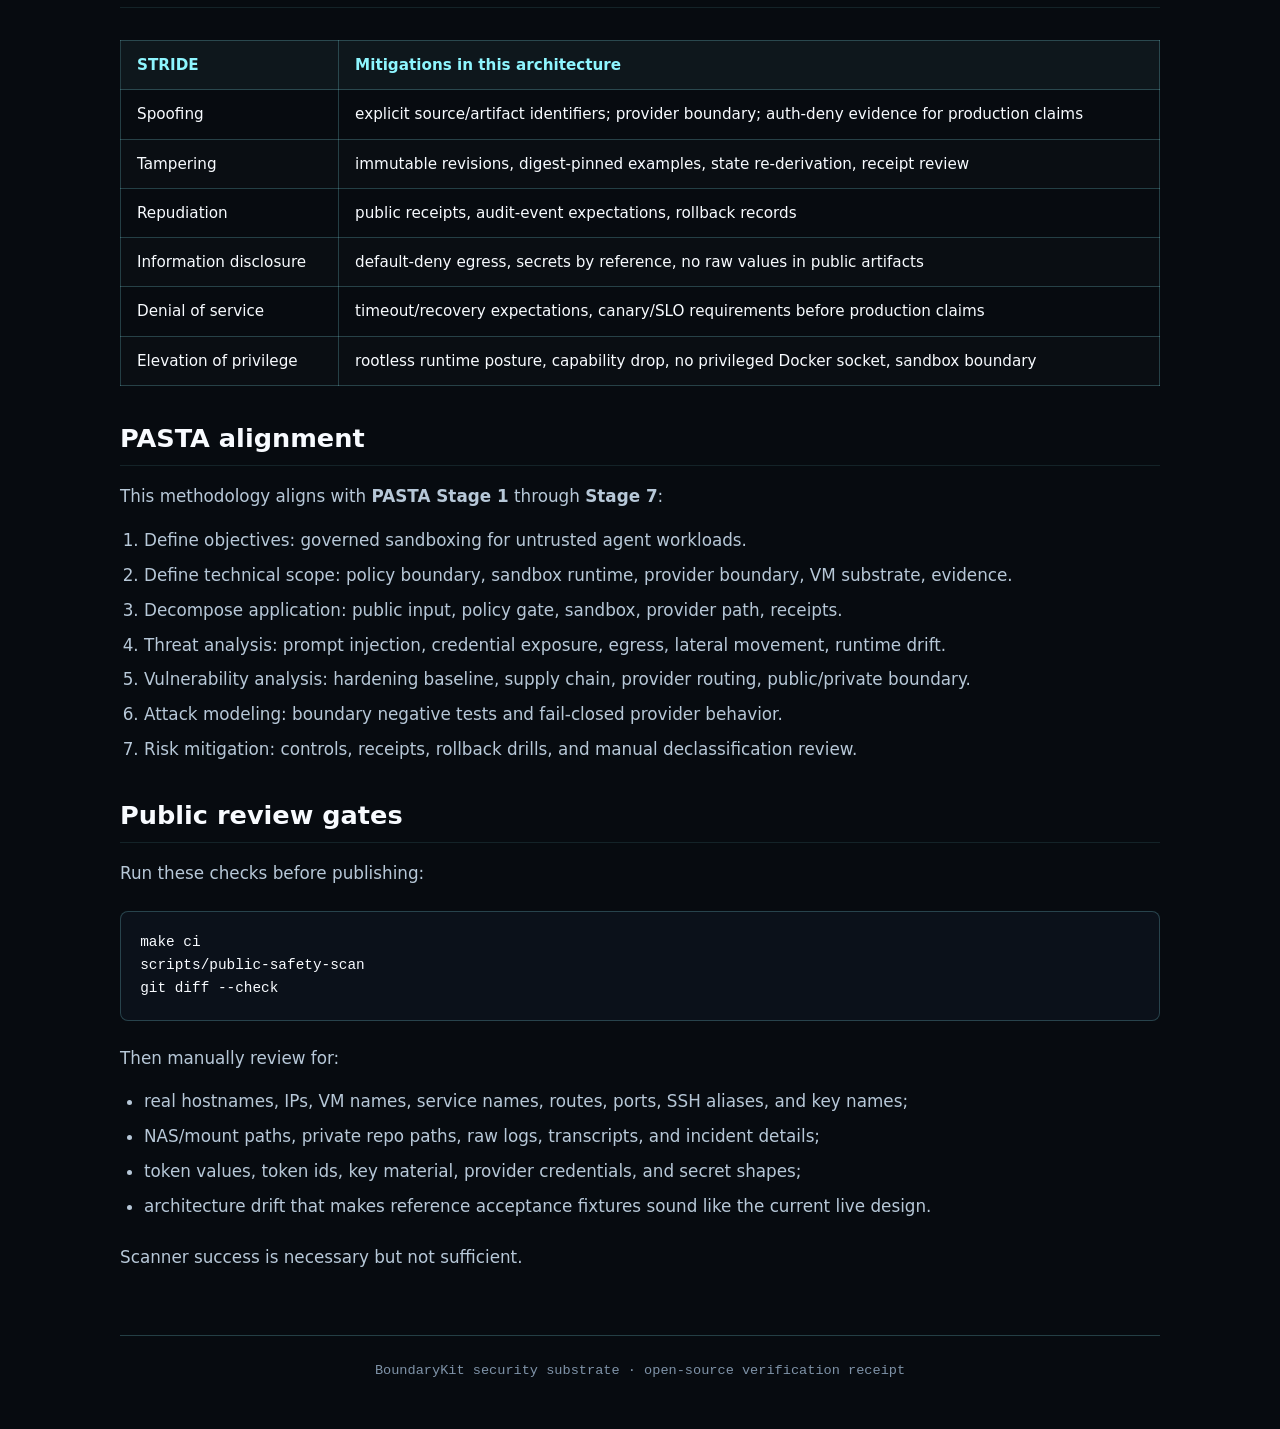
<file: site/docs/security-methodology.html>
<!DOCTYPE html>
<html lang="en">
<head>
  <meta charset="UTF-8">
  <meta name="viewport" content="width=device-width, initial-scale=1.0">
  <meta name="description" content="This document describes the public-safe methodology used to design and review the BoundaryKit Agent VM case study. It applies to the public architecture, static site, sanitized...">
  <title>Security methodology · BoundaryKit specs</title>
  <style>
    :root {
      color-scheme: dark;
      --ink: #070b10;
      --ink-2: #0b111a;
      --panel: rgba(14, 24, 36, 0.78);
      --panel-strong: #101a27;
      --line: rgba(142, 246, 255, 0.22);
      --text: #f8fbff;
      --muted: #b7c8d8;
      --dim: #7f93a8;
      --cyan: #8ef6ff;
      --font-body: "SF Pro Text", "Segoe UI", ui-sans-serif, system-ui, sans-serif;
      --font-mono: "SFMono-Regular", "Cascadia Code", "Liberation Mono", ui-monospace, monospace;
    }

    body {
      background-color: var(--ink);
      color: var(--text);
      font-family: var(--font-body);
      line-height: 1.6;
      margin: 0;
      padding: 0;
    }

    .container {
      max-width: 1040px;
      margin: 0 auto;
      padding: clamp(1rem, 4vw, 3rem) 1.5rem;
    }

    .site-header {
      position: sticky;
      top: 16px;
      z-index: 100;
      display: flex;
      justify-content: space-between;
      align-items: center;
      padding: 0.7rem 1.4rem;
      border: 1px solid rgba(142, 246, 255, 0.18);
      border-radius: 999px;
      background: rgba(7, 11, 16, 0.74);
      backdrop-filter: blur(18px);
      -webkit-backdrop-filter: blur(18px);
      box-shadow: 0 12px 32px rgba(0, 0, 0, 0.4);
      margin-bottom: 3.5rem;
    }

    .top-nav-group {
      display: flex;
      align-items: center;
      gap: 0.75rem;
      font-family: var(--font-mono);
      font-size: 0.85rem;
    }

    .top-nav-link {
      color: var(--dim);
      text-decoration: none;
      transition: color 0.2s;
      border-bottom: none !important;
    }

    .top-nav-link:hover:not(.disabled) {
      color: var(--cyan);
    }

    .top-nav-link.disabled {
      color: rgba(127, 147, 168, 0.3);
      cursor: not-allowed;
    }

    .top-nav-separator {
      color: rgba(142, 246, 255, 0.15);
    }

    .back-link {
      color: var(--cyan);
      text-decoration: none;
      font-family: var(--font-mono);
      font-size: 0.9rem;
      transition: color 0.2s;
      border-bottom: none !important;
    }

    .back-link:hover {
      color: var(--text);
      border-bottom: none !important;
    }

    h1, h2, h3, h4, h5, h6 {
      color: var(--text);
      font-weight: 600;
      margin-top: 2rem;
      margin-bottom: 1rem;
    }

    h1 {
      font-size: 2.2rem;
      margin-top: 0;
      letter-spacing: -0.02em;
    }

    h2 {
      font-size: 1.6rem;
      border-bottom: 1px solid rgba(142, 246, 255, 0.1);
      padding-bottom: 0.4rem;
    }

    h3 {
      font-size: 1.25rem;
    }

    p, li {
      color: var(--muted);
      font-size: 1.05rem;
    }

    a {
      color: var(--cyan);
      text-decoration: none;
      border-bottom: 1px dotted rgba(142, 246, 255, 0.4);
    }

    a:hover {
      color: var(--text);
      border-bottom-style: solid;
    }

    ul, ol {
      padding-left: 1.5rem;
      margin-bottom: 1.5rem;
    }

    li {
      margin-bottom: 0.5rem;
    }

    code {
      font-family: var(--font-mono);
      background-color: var(--ink-2);
      border: 1px solid var(--line);
      padding: 0.15rem 0.35rem;
      border-radius: 4px;
      font-size: 0.9rem;
      color: var(--cyan);
    }

    pre {
      background-color: var(--ink-2);
      border: 1px solid var(--line);
      padding: 1.2rem;
      border-radius: 8px;
      overflow-x: auto;
      margin: 1.5rem 0;
    }

    pre code {
      background-color: transparent;
      border: none;
      padding: 0;
      color: var(--text);
    }

    table {
      width: 100%;
      border-collapse: collapse;
      margin: 2rem 0;
      font-size: 0.95rem;
    }

    th, td {
      padding: 0.75rem 1rem;
      border: 1px solid var(--line);
      text-align: left;
    }

    th {
      background-color: rgba(142, 246, 255, 0.05);
      color: var(--cyan);
      font-weight: 600;
    }

    tr:nth-child(even) {
      background-color: rgba(255, 255, 255, 0.01);
    }

    blockquote {
      border-left: 4px solid var(--cyan);
      margin: 1.5rem 0;
      padding: 0.5rem 0 0.5rem 1.5rem;
      background-color: rgba(142, 246, 255, 0.02);
      border-radius: 0 4px 4px 0;
    }

    blockquote p {
      margin: 0;
      font-style: italic;
    }

    /* Pagination CSS */
    .pagination-nav {
      display: flex;
      justify-content: space-between;
      gap: 1.5rem;
      margin-top: 4rem;
      border-top: 1px solid var(--line);
      padding-top: 2rem;
    }

    .nav-prev, .nav-next {
      flex: 1;
      display: flex;
      flex-direction: column;
      text-decoration: none;
      border-bottom: none !important;
    }

    .nav-next {
      align-items: flex-end;
      text-align: right;
    }

    .nav-label {
      font-size: 0.75rem;
      color: var(--dim);
      text-transform: uppercase;
      font-family: var(--font-mono);
      margin-bottom: 0.35rem;
    }

    .nav-title {
      font-size: 1.05rem;
      color: var(--cyan);
      font-weight: 600;
      transition: color 0.2s, transform 0.2s;
    }

    .nav-prev:hover .nav-title {
      color: var(--text);
      transform: translateX(-4px);
    }

    .nav-next:hover .nav-title {
      color: var(--text);
      transform: translateX(4px);
    }

    footer {
      margin-top: 4rem;
      border-top: 1px solid var(--line);
      padding-top: 1.5rem;
      text-align: center;
      color: var(--dim);
      font-family: var(--font-mono);
      font-size: 0.85rem;
    }

    @media (max-width: 720px) {
      .site-header {
        top: 12px;
        padding: 0.55rem 1.1rem;
        margin-bottom: 2rem;
        font-size: 0.9rem;
      }
      .back-link {
        font-size: 0.8rem;
      }
      .top-nav-group {
        font-size: 0.75rem;
        gap: 0.5rem;
      }
    }
  </style>
</head>
<body>
  <div class="container">
    <header class="site-header">
      <a class="back-link" href="../index.html">← Back to Console</a>
      <div class="top-nav-group">
        <a href="../docs/architecture/05-secure-gated-agent-preview-access.html" class="top-nav-link" title="05 — Gated Preview Access">← Prev</a>
        <span class="top-nav-separator">|</span>
        <a href="../docs/threat-model.html" class="top-nav-link" title="Threat Model">Next →</a>
      </div>
    </header>
    <main>
      <h1 id="security-methodology">Security methodology</h1>
<p>This document describes the public-safe methodology used to design and review the BoundaryKit Agent VM
case study. It applies to the public architecture, static site, sanitized receipts, and reference
acceptance fixtures.</p>
<h2 id="guiding-principles">Guiding principles</h2>
<ol>
<li><strong>Agents as untrusted workloads</strong> - The agent process, dependencies, tool descriptions, retrieved
   content, and model output can be subverted.</li>
<li><strong>Default-deny posture</strong> - Network, filesystem, provider, capability, and tool policies start
   closed and require explicit allowance.</li>
<li><strong>Rootless runtime preference</strong> - The public case study favors rootless Podman and avoids presenting
   a privileged Docker daemon as the runtime foundation.</li>
<li><strong>Secrets by reference</strong> - Public examples use <code>secret://demo/...</code> references or placeholders, never
   raw values.</li>
<li><strong>Evidence over assertions</strong> - Claims require receipts, negative tests, digest/version identifiers,
   audit events, or configuration state.</li>
<li><strong>Review before mutation</strong> - Promotion and rollback are dry-run/review-first concepts; host-dependent
   lab commands are clearly separated from safe public docs review.</li>
<li><strong>Rollback as a first-class operation</strong> - Recovery evidence is part of the definition of done.</li>
</ol>
<h2 id="current-architecture-layers">Current architecture layers</h2>
<table>
<thead>
<tr>
<th>Layer</th>
<th>What it protects</th>
<th>Representative controls</th>
</tr>
</thead>
<tbody>
<tr>
<td>Policy and promotion boundary</td>
<td>Operator intent, approved mutation, rollback</td>
<td>dry-run plans, fail-closed policy, exact revision/artifact identifiers</td>
</tr>
<tr>
<td>OpenShell sandbox + Hermes Agent</td>
<td>Untrusted agent execution</td>
<td>tool/data gates, filesystem/network negative tests, non-root posture</td>
</tr>
<tr>
<td>Rootless Podman runtime</td>
<td>Host privilege boundary</td>
<td>no privileged Docker socket, capability drop, no-new-privileges posture</td>
</tr>
<tr>
<td>Managed provider boundary</td>
<td>Model/tool-provider credentials</td>
<td>placeholders in sandbox, outside-boundary credential resolution, fail-closed misroutes</td>
</tr>
<tr>
<td>NUC-class VM substrate</td>
<td>Backstop around sandbox runtime</td>
<td>public summaries only, no live topology</td>
</tr>
<tr>
<td>Evidence and recovery overlay</td>
<td>Claim discipline</td>
<td>sanitized receipts, non-claims, rollback expectations, manual declassification review</td>
</tr>
</tbody>
</table>
<h2 id="reference-acceptance-suite">Reference acceptance suite</h2>
<p><code>platform/</code> retains older/generic lab fixtures for VM, image, reconcile/align, and microVM-style
acceptance checks. These are useful for testing portable design ideas, but they are not the primary
public architecture for the current Agent VM case study.</p>
<h2 id="stride-mapping">STRIDE mapping</h2>
<table>
<thead>
<tr>
<th>STRIDE</th>
<th>Mitigations in this architecture</th>
</tr>
</thead>
<tbody>
<tr>
<td>Spoofing</td>
<td>explicit source/artifact identifiers; provider boundary; auth-deny evidence for production claims</td>
</tr>
<tr>
<td>Tampering</td>
<td>immutable revisions, digest-pinned examples, state re-derivation, receipt review</td>
</tr>
<tr>
<td>Repudiation</td>
<td>public receipts, audit-event expectations, rollback records</td>
</tr>
<tr>
<td>Information disclosure</td>
<td>default-deny egress, secrets by reference, no raw values in public artifacts</td>
</tr>
<tr>
<td>Denial of service</td>
<td>timeout/recovery expectations, canary/SLO requirements before production claims</td>
</tr>
<tr>
<td>Elevation of privilege</td>
<td>rootless runtime posture, capability drop, no privileged Docker socket, sandbox boundary</td>
</tr>
</tbody>
</table>
<h2 id="pasta-alignment">PASTA alignment</h2>
<p>This methodology aligns with <strong>PASTA Stage 1</strong> through <strong>Stage 7</strong>:</p>
<ol>
<li>Define objectives: governed sandboxing for untrusted agent workloads.</li>
<li>Define technical scope: policy boundary, sandbox runtime, provider boundary, VM substrate, evidence.</li>
<li>Decompose application: public input, policy gate, sandbox, provider path, receipts.</li>
<li>Threat analysis: prompt injection, credential exposure, egress, lateral movement, runtime drift.</li>
<li>Vulnerability analysis: hardening baseline, supply chain, provider routing, public/private boundary.</li>
<li>Attack modeling: boundary negative tests and fail-closed provider behavior.</li>
<li>Risk mitigation: controls, receipts, rollback drills, and manual declassification review.</li>
</ol>
<h2 id="public-review-gates">Public review gates</h2>
<p>Run these checks before publishing:</p>
<pre><code class="language-bash">make ci
scripts/public-safety-scan
git diff --check
</code></pre>
<p>Then manually review for:</p>
<ul>
<li>real hostnames, IPs, VM names, service names, routes, ports, SSH aliases, and key names;</li>
<li>NAS/mount paths, private repo paths, raw logs, transcripts, and incident details;</li>
<li>token values, token ids, key material, provider credentials, and secret shapes;</li>
<li>architecture drift that makes reference acceptance fixtures sound like the current live design.</li>
</ul>
<p>Scanner success is necessary but not sufficient.</p>
    </main>

    <footer>
      BoundaryKit security substrate · open-source verification receipt
    </footer>
  </div>
</body>
</html>
</file>
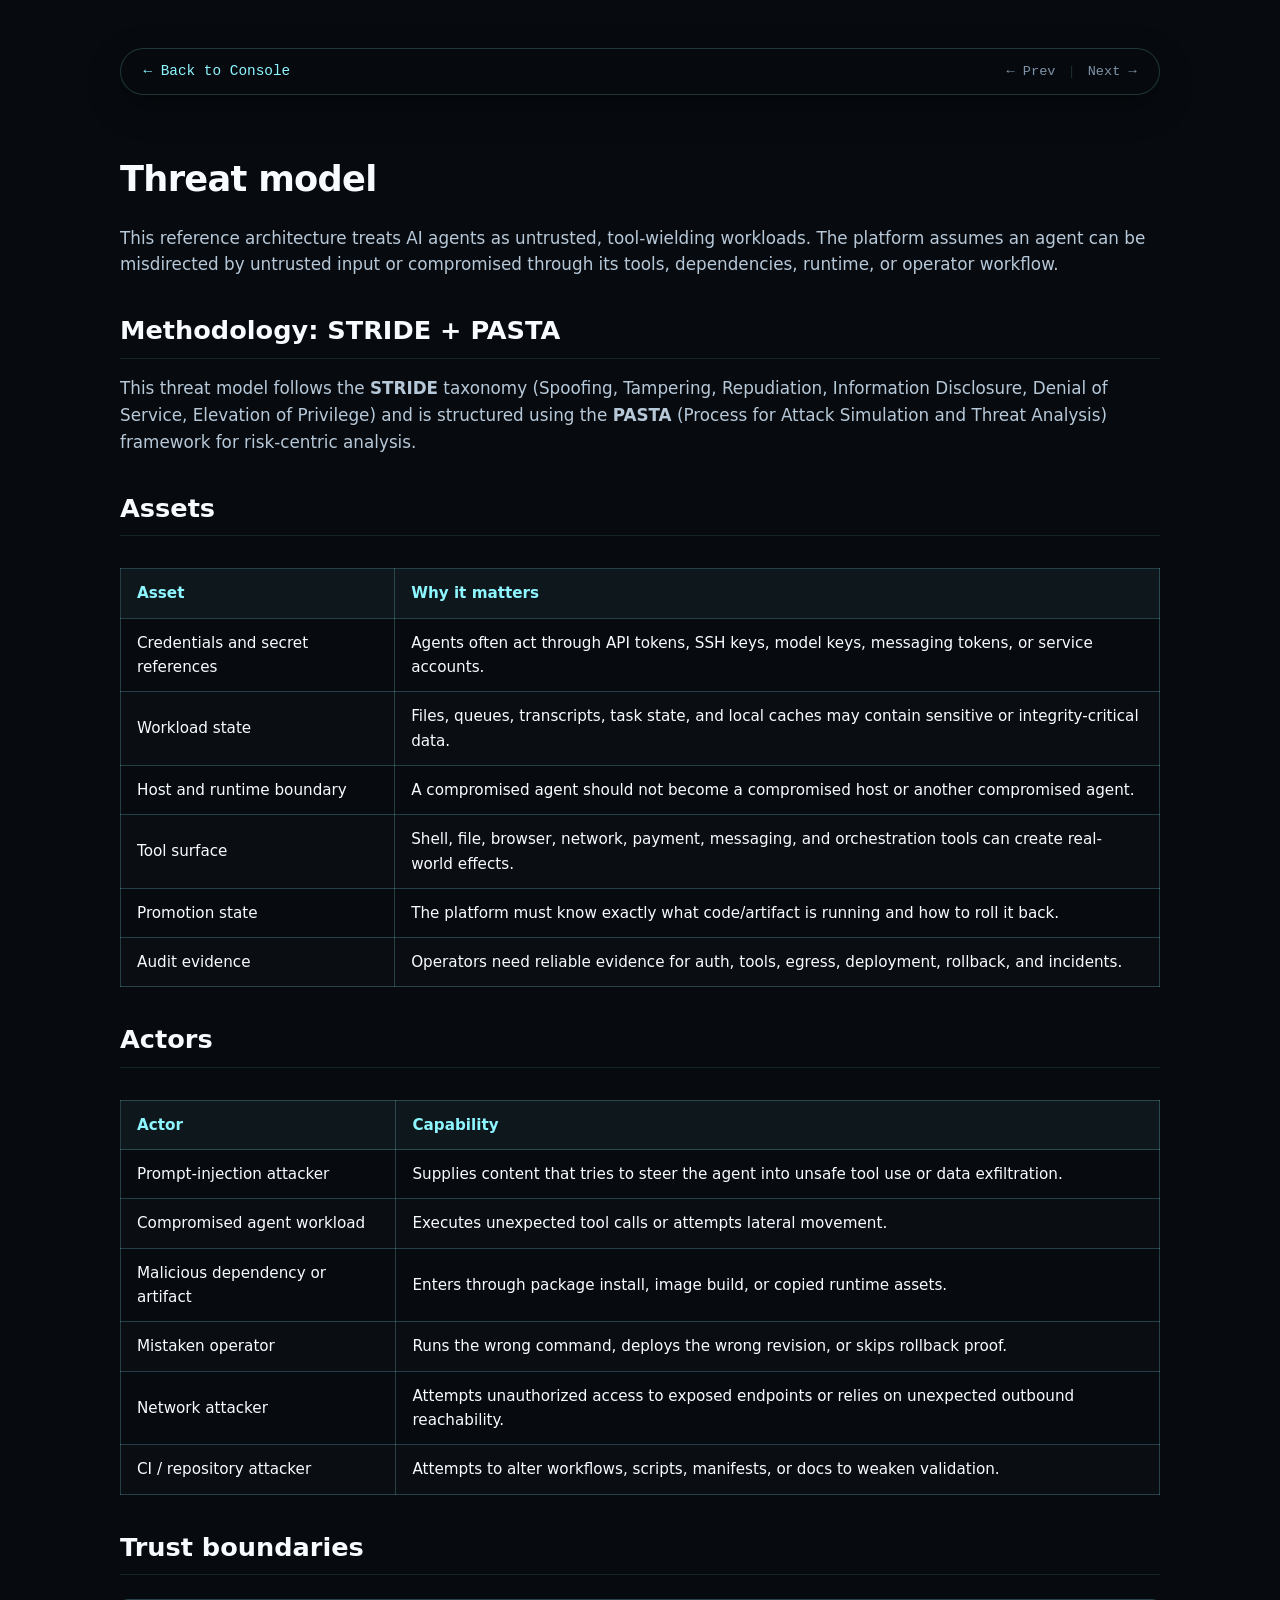
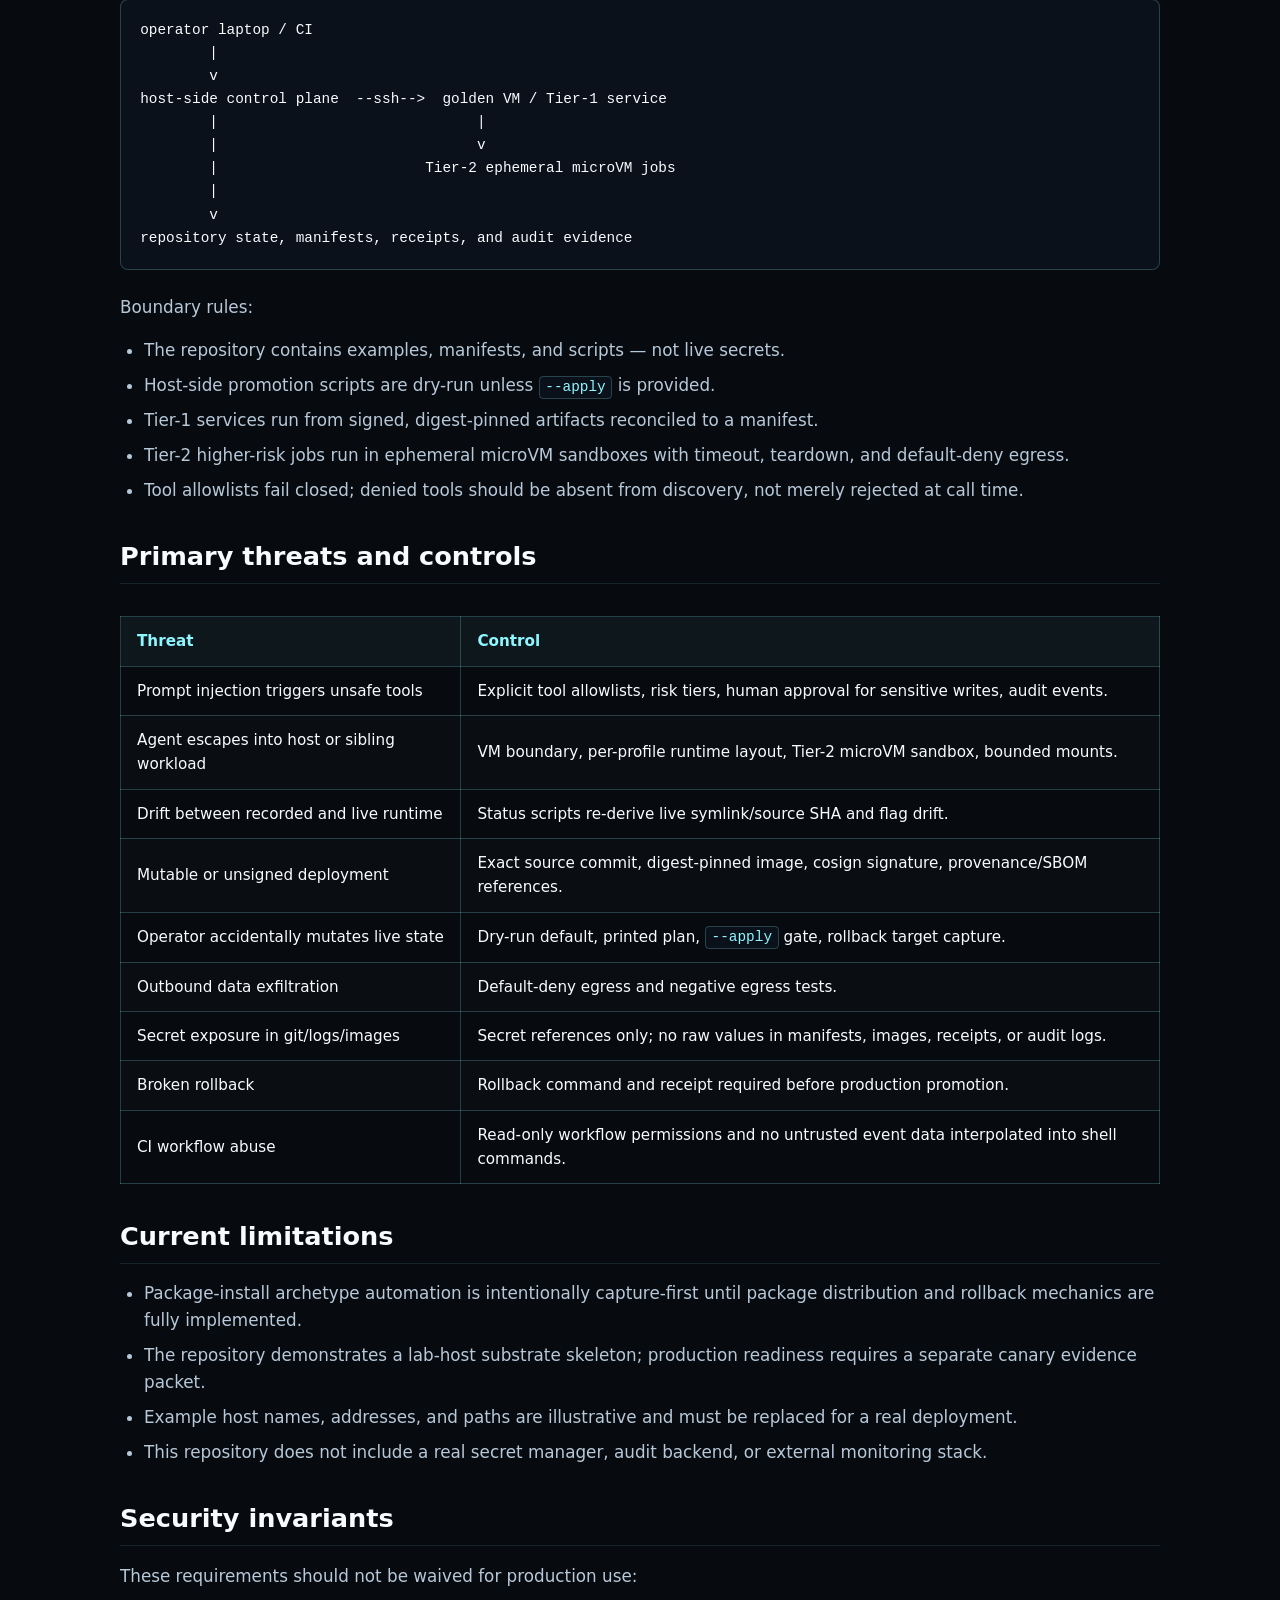
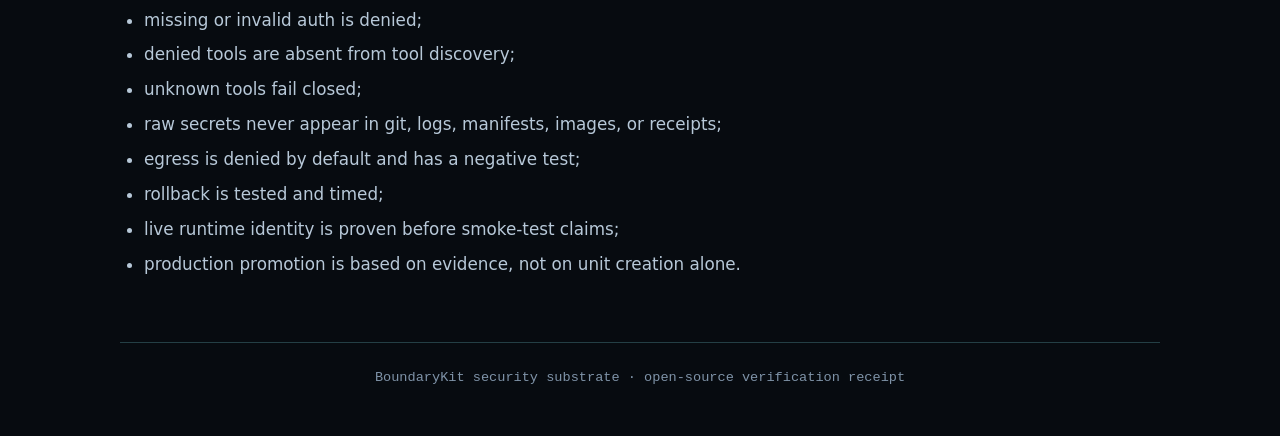
<file: site/docs/threat-model.html>
<!DOCTYPE html>
<html lang="en">
<head>
  <meta charset="UTF-8">
  <meta name="viewport" content="width=device-width, initial-scale=1.0">
  <meta name="description" content="This reference architecture treats AI agents as untrusted, tool-wielding workloads. The platform assumes an agent can be misdirected by untrusted input or compromised through...">
  <title>Threat model · BoundaryKit specs</title>
  <style>
    :root {
      color-scheme: dark;
      --ink: #070b10;
      --ink-2: #0b111a;
      --panel: rgba(14, 24, 36, 0.78);
      --panel-strong: #101a27;
      --line: rgba(142, 246, 255, 0.22);
      --text: #f8fbff;
      --muted: #b7c8d8;
      --dim: #7f93a8;
      --cyan: #8ef6ff;
      --font-body: "SF Pro Text", "Segoe UI", ui-sans-serif, system-ui, sans-serif;
      --font-mono: "SFMono-Regular", "Cascadia Code", "Liberation Mono", ui-monospace, monospace;
    }

    body {
      background-color: var(--ink);
      color: var(--text);
      font-family: var(--font-body);
      line-height: 1.6;
      margin: 0;
      padding: 0;
    }

    .container {
      max-width: 1040px;
      margin: 0 auto;
      padding: clamp(1rem, 4vw, 3rem) 1.5rem;
    }

    .site-header {
      position: sticky;
      top: 16px;
      z-index: 100;
      display: flex;
      justify-content: space-between;
      align-items: center;
      padding: 0.7rem 1.4rem;
      border: 1px solid rgba(142, 246, 255, 0.18);
      border-radius: 999px;
      background: rgba(7, 11, 16, 0.74);
      backdrop-filter: blur(18px);
      -webkit-backdrop-filter: blur(18px);
      box-shadow: 0 12px 32px rgba(0, 0, 0, 0.4);
      margin-bottom: 3.5rem;
    }

    .top-nav-group {
      display: flex;
      align-items: center;
      gap: 0.75rem;
      font-family: var(--font-mono);
      font-size: 0.85rem;
    }

    .top-nav-link {
      color: var(--dim);
      text-decoration: none;
      transition: color 0.2s;
      border-bottom: none !important;
    }

    .top-nav-link:hover:not(.disabled) {
      color: var(--cyan);
    }

    .top-nav-link.disabled {
      color: rgba(127, 147, 168, 0.3);
      cursor: not-allowed;
    }

    .top-nav-separator {
      color: rgba(142, 246, 255, 0.15);
    }

    .back-link {
      color: var(--cyan);
      text-decoration: none;
      font-family: var(--font-mono);
      font-size: 0.9rem;
      transition: color 0.2s;
      border-bottom: none !important;
    }

    .back-link:hover {
      color: var(--text);
      border-bottom: none !important;
    }

    h1, h2, h3, h4, h5, h6 {
      color: var(--text);
      font-weight: 600;
      margin-top: 2rem;
      margin-bottom: 1rem;
    }

    h1 {
      font-size: 2.2rem;
      margin-top: 0;
      letter-spacing: -0.02em;
    }

    h2 {
      font-size: 1.6rem;
      border-bottom: 1px solid rgba(142, 246, 255, 0.1);
      padding-bottom: 0.4rem;
    }

    h3 {
      font-size: 1.25rem;
    }

    p, li {
      color: var(--muted);
      font-size: 1.05rem;
    }

    a {
      color: var(--cyan);
      text-decoration: none;
      border-bottom: 1px dotted rgba(142, 246, 255, 0.4);
    }

    a:hover {
      color: var(--text);
      border-bottom-style: solid;
    }

    ul, ol {
      padding-left: 1.5rem;
      margin-bottom: 1.5rem;
    }

    li {
      margin-bottom: 0.5rem;
    }

    code {
      font-family: var(--font-mono);
      background-color: var(--ink-2);
      border: 1px solid var(--line);
      padding: 0.15rem 0.35rem;
      border-radius: 4px;
      font-size: 0.9rem;
      color: var(--cyan);
    }

    pre {
      background-color: var(--ink-2);
      border: 1px solid var(--line);
      padding: 1.2rem;
      border-radius: 8px;
      overflow-x: auto;
      margin: 1.5rem 0;
    }

    pre code {
      background-color: transparent;
      border: none;
      padding: 0;
      color: var(--text);
    }

    table {
      width: 100%;
      border-collapse: collapse;
      margin: 2rem 0;
      font-size: 0.95rem;
    }

    th, td {
      padding: 0.75rem 1rem;
      border: 1px solid var(--line);
      text-align: left;
    }

    th {
      background-color: rgba(142, 246, 255, 0.05);
      color: var(--cyan);
      font-weight: 600;
    }

    tr:nth-child(even) {
      background-color: rgba(255, 255, 255, 0.01);
    }

    blockquote {
      border-left: 4px solid var(--cyan);
      margin: 1.5rem 0;
      padding: 0.5rem 0 0.5rem 1.5rem;
      background-color: rgba(142, 246, 255, 0.02);
      border-radius: 0 4px 4px 0;
    }

    blockquote p {
      margin: 0;
      font-style: italic;
    }

    /* Pagination CSS */
    .pagination-nav {
      display: flex;
      justify-content: space-between;
      gap: 1.5rem;
      margin-top: 4rem;
      border-top: 1px solid var(--line);
      padding-top: 2rem;
    }

    .nav-prev, .nav-next {
      flex: 1;
      display: flex;
      flex-direction: column;
      text-decoration: none;
      border-bottom: none !important;
    }

    .nav-next {
      align-items: flex-end;
      text-align: right;
    }

    .nav-label {
      font-size: 0.75rem;
      color: var(--dim);
      text-transform: uppercase;
      font-family: var(--font-mono);
      margin-bottom: 0.35rem;
    }

    .nav-title {
      font-size: 1.05rem;
      color: var(--cyan);
      font-weight: 600;
      transition: color 0.2s, transform 0.2s;
    }

    .nav-prev:hover .nav-title {
      color: var(--text);
      transform: translateX(-4px);
    }

    .nav-next:hover .nav-title {
      color: var(--text);
      transform: translateX(4px);
    }

    footer {
      margin-top: 4rem;
      border-top: 1px solid var(--line);
      padding-top: 1.5rem;
      text-align: center;
      color: var(--dim);
      font-family: var(--font-mono);
      font-size: 0.85rem;
    }

    @media (max-width: 720px) {
      .site-header {
        top: 12px;
        padding: 0.55rem 1.1rem;
        margin-bottom: 2rem;
        font-size: 0.9rem;
      }
      .back-link {
        font-size: 0.8rem;
      }
      .top-nav-group {
        font-size: 0.75rem;
        gap: 0.5rem;
      }
    }
  </style>
</head>
<body>
  <div class="container">
    <header class="site-header">
      <a class="back-link" href="../index.html">← Back to Console</a>
      <div class="top-nav-group">
        <a href="../docs/security-methodology.html" class="top-nav-link" title="Security Methodology">← Prev</a>
        <span class="top-nav-separator">|</span>
        <a href="../docs/verification.html" class="top-nav-link" title="Verification Model">Next →</a>
      </div>
    </header>
    <main>
      <h1 id="threat-model">Threat model</h1>
<p>This reference architecture treats AI agents as untrusted, tool-wielding workloads. The platform assumes an agent can be misdirected by untrusted input or compromised through its tools, dependencies, runtime, or operator workflow.</p>
<h2 id="methodology-stride-pasta">Methodology: STRIDE + PASTA</h2>
<p>This threat model follows the <strong>STRIDE</strong> taxonomy (Spoofing, Tampering, Repudiation, Information Disclosure, Denial of Service, Elevation of Privilege) and is structured using the <strong>PASTA</strong> (Process for Attack Simulation and Threat Analysis) framework for risk-centric analysis.</p>
<h2 id="assets">Assets</h2>
<table>
<thead>
<tr>
<th>Asset</th>
<th>Why it matters</th>
</tr>
</thead>
<tbody>
<tr>
<td>Credentials and secret references</td>
<td>Agents often act through API tokens, SSH keys, model keys, messaging tokens, or service accounts.</td>
</tr>
<tr>
<td>Workload state</td>
<td>Files, queues, transcripts, task state, and local caches may contain sensitive or integrity-critical data.</td>
</tr>
<tr>
<td>Host and runtime boundary</td>
<td>A compromised agent should not become a compromised host or another compromised agent.</td>
</tr>
<tr>
<td>Tool surface</td>
<td>Shell, file, browser, network, payment, messaging, and orchestration tools can create real-world effects.</td>
</tr>
<tr>
<td>Promotion state</td>
<td>The platform must know exactly what code/artifact is running and how to roll it back.</td>
</tr>
<tr>
<td>Audit evidence</td>
<td>Operators need reliable evidence for auth, tools, egress, deployment, rollback, and incidents.</td>
</tr>
</tbody>
</table>
<h2 id="actors">Actors</h2>
<table>
<thead>
<tr>
<th>Actor</th>
<th>Capability</th>
</tr>
</thead>
<tbody>
<tr>
<td>Prompt-injection attacker</td>
<td>Supplies content that tries to steer the agent into unsafe tool use or data exfiltration.</td>
</tr>
<tr>
<td>Compromised agent workload</td>
<td>Executes unexpected tool calls or attempts lateral movement.</td>
</tr>
<tr>
<td>Malicious dependency or artifact</td>
<td>Enters through package install, image build, or copied runtime assets.</td>
</tr>
<tr>
<td>Mistaken operator</td>
<td>Runs the wrong command, deploys the wrong revision, or skips rollback proof.</td>
</tr>
<tr>
<td>Network attacker</td>
<td>Attempts unauthorized access to exposed endpoints or relies on unexpected outbound reachability.</td>
</tr>
<tr>
<td>CI / repository attacker</td>
<td>Attempts to alter workflows, scripts, manifests, or docs to weaken validation.</td>
</tr>
</tbody>
</table>
<h2 id="trust-boundaries">Trust boundaries</h2>
<pre><code class="language-text">operator laptop / CI
        |
        v
host-side control plane  --ssh--&gt;  golden VM / Tier-1 service
        |                              |
        |                              v
        |                        Tier-2 ephemeral microVM jobs
        |
        v
repository state, manifests, receipts, and audit evidence
</code></pre>
<p>Boundary rules:</p>
<ul>
<li>The repository contains examples, manifests, and scripts — not live secrets.</li>
<li>Host-side promotion scripts are dry-run unless <code>--apply</code> is provided.</li>
<li>Tier-1 services run from signed, digest-pinned artifacts reconciled to a manifest.</li>
<li>Tier-2 higher-risk jobs run in ephemeral microVM sandboxes with timeout, teardown, and default-deny egress.</li>
<li>Tool allowlists fail closed; denied tools should be absent from discovery, not merely rejected at call time.</li>
</ul>
<h2 id="primary-threats-and-controls">Primary threats and controls</h2>
<table>
<thead>
<tr>
<th>Threat</th>
<th>Control</th>
</tr>
</thead>
<tbody>
<tr>
<td>Prompt injection triggers unsafe tools</td>
<td>Explicit tool allowlists, risk tiers, human approval for sensitive writes, audit events.</td>
</tr>
<tr>
<td>Agent escapes into host or sibling workload</td>
<td>VM boundary, per-profile runtime layout, Tier-2 microVM sandbox, bounded mounts.</td>
</tr>
<tr>
<td>Drift between recorded and live runtime</td>
<td>Status scripts re-derive live symlink/source SHA and flag drift.</td>
</tr>
<tr>
<td>Mutable or unsigned deployment</td>
<td>Exact source commit, digest-pinned image, cosign signature, provenance/SBOM references.</td>
</tr>
<tr>
<td>Operator accidentally mutates live state</td>
<td>Dry-run default, printed plan, <code>--apply</code> gate, rollback target capture.</td>
</tr>
<tr>
<td>Outbound data exfiltration</td>
<td>Default-deny egress and negative egress tests.</td>
</tr>
<tr>
<td>Secret exposure in git/logs/images</td>
<td>Secret references only; no raw values in manifests, images, receipts, or audit logs.</td>
</tr>
<tr>
<td>Broken rollback</td>
<td>Rollback command and receipt required before production promotion.</td>
</tr>
<tr>
<td>CI workflow abuse</td>
<td>Read-only workflow permissions and no untrusted event data interpolated into shell commands.</td>
</tr>
</tbody>
</table>
<h2 id="current-limitations">Current limitations</h2>
<ul>
<li>Package-install archetype automation is intentionally capture-first until package distribution and rollback mechanics are fully implemented.</li>
<li>The repository demonstrates a lab-host substrate skeleton; production readiness requires a separate canary evidence packet.</li>
<li>Example host names, addresses, and paths are illustrative and must be replaced for a real deployment.</li>
<li>This repository does not include a real secret manager, audit backend, or external monitoring stack.</li>
</ul>
<h2 id="security-invariants">Security invariants</h2>
<p>These requirements should not be waived for production use:</p>
<ul>
<li>missing or invalid auth is denied;</li>
<li>denied tools are absent from tool discovery;</li>
<li>unknown tools fail closed;</li>
<li>raw secrets never appear in git, logs, manifests, images, or receipts;</li>
<li>egress is denied by default and has a negative test;</li>
<li>rollback is tested and timed;</li>
<li>live runtime identity is proven before smoke-test claims;</li>
<li>production promotion is based on evidence, not on unit creation alone.</li>
</ul>
    </main>

    <footer>
      BoundaryKit security substrate · open-source verification receipt
    </footer>
  </div>
</body>
</html>
</file>
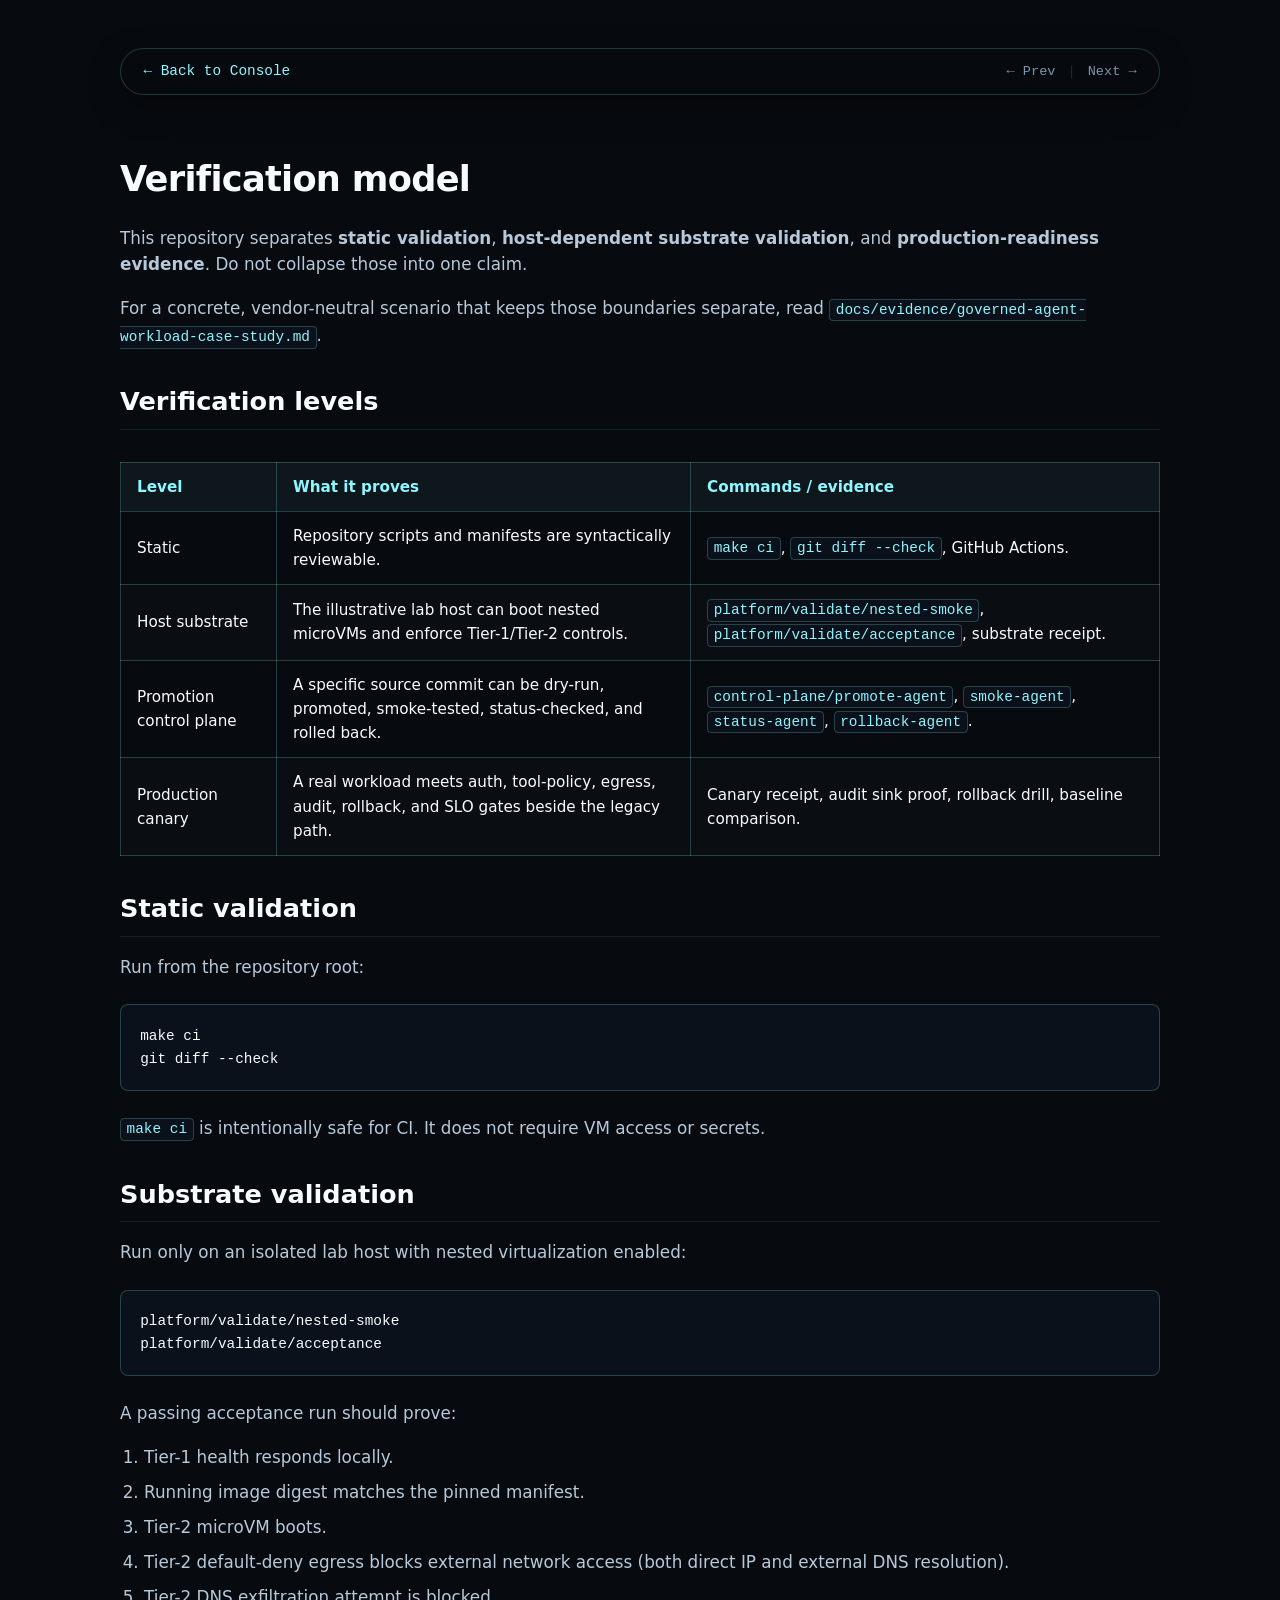
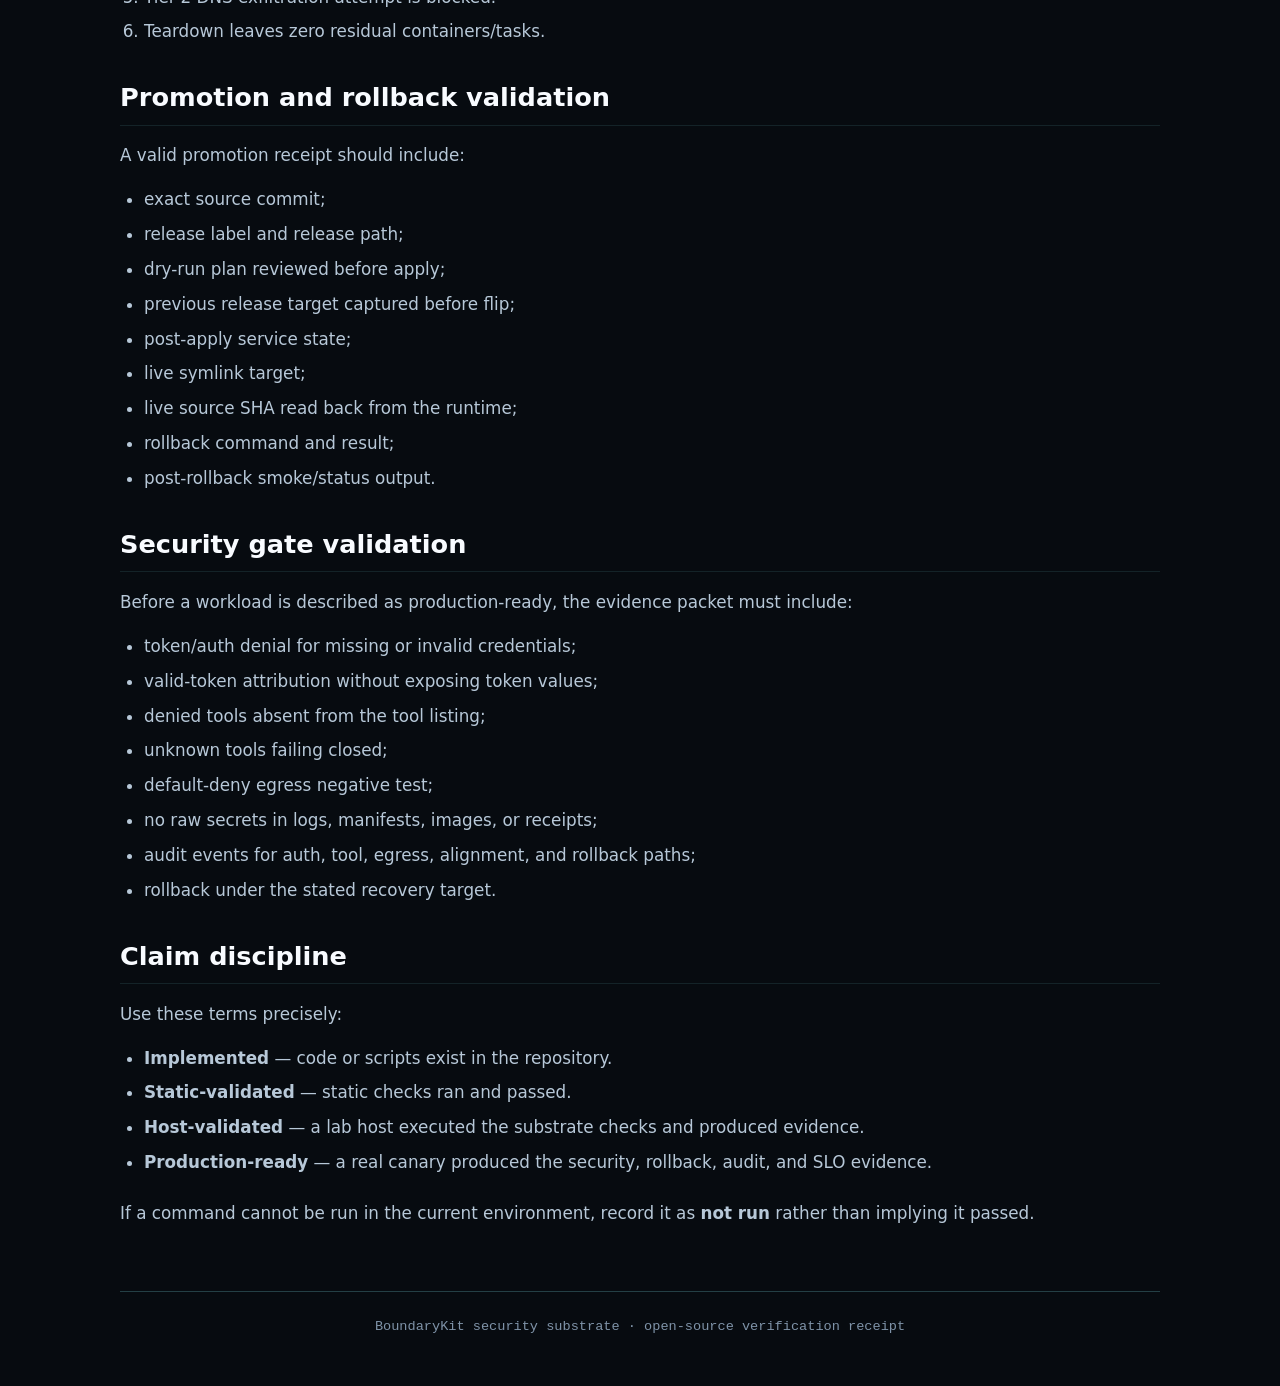
<file: site/docs/verification.html>
<!DOCTYPE html>
<html lang="en">
<head>
  <meta charset="UTF-8">
  <meta name="viewport" content="width=device-width, initial-scale=1.0">
  <meta name="description" content="This repository separates static validation, host-dependent substrate validation, and production-readiness evidence. Do not collapse those into one claim.">
  <title>Verification model · BoundaryKit specs</title>
  <style>
    :root {
      color-scheme: dark;
      --ink: #070b10;
      --ink-2: #0b111a;
      --panel: rgba(14, 24, 36, 0.78);
      --panel-strong: #101a27;
      --line: rgba(142, 246, 255, 0.22);
      --text: #f8fbff;
      --muted: #b7c8d8;
      --dim: #7f93a8;
      --cyan: #8ef6ff;
      --font-body: "SF Pro Text", "Segoe UI", ui-sans-serif, system-ui, sans-serif;
      --font-mono: "SFMono-Regular", "Cascadia Code", "Liberation Mono", ui-monospace, monospace;
    }

    body {
      background-color: var(--ink);
      color: var(--text);
      font-family: var(--font-body);
      line-height: 1.6;
      margin: 0;
      padding: 0;
    }

    .container {
      max-width: 1040px;
      margin: 0 auto;
      padding: clamp(1rem, 4vw, 3rem) 1.5rem;
    }

    .site-header {
      position: sticky;
      top: 16px;
      z-index: 100;
      display: flex;
      justify-content: space-between;
      align-items: center;
      padding: 0.7rem 1.4rem;
      border: 1px solid rgba(142, 246, 255, 0.18);
      border-radius: 999px;
      background: rgba(7, 11, 16, 0.74);
      backdrop-filter: blur(18px);
      -webkit-backdrop-filter: blur(18px);
      box-shadow: 0 12px 32px rgba(0, 0, 0, 0.4);
      margin-bottom: 3.5rem;
    }

    .top-nav-group {
      display: flex;
      align-items: center;
      gap: 0.75rem;
      font-family: var(--font-mono);
      font-size: 0.85rem;
    }

    .top-nav-link {
      color: var(--dim);
      text-decoration: none;
      transition: color 0.2s;
      border-bottom: none !important;
    }

    .top-nav-link:hover:not(.disabled) {
      color: var(--cyan);
    }

    .top-nav-link.disabled {
      color: rgba(127, 147, 168, 0.3);
      cursor: not-allowed;
    }

    .top-nav-separator {
      color: rgba(142, 246, 255, 0.15);
    }

    .back-link {
      color: var(--cyan);
      text-decoration: none;
      font-family: var(--font-mono);
      font-size: 0.9rem;
      transition: color 0.2s;
      border-bottom: none !important;
    }

    .back-link:hover {
      color: var(--text);
      border-bottom: none !important;
    }

    h1, h2, h3, h4, h5, h6 {
      color: var(--text);
      font-weight: 600;
      margin-top: 2rem;
      margin-bottom: 1rem;
    }

    h1 {
      font-size: 2.2rem;
      margin-top: 0;
      letter-spacing: -0.02em;
    }

    h2 {
      font-size: 1.6rem;
      border-bottom: 1px solid rgba(142, 246, 255, 0.1);
      padding-bottom: 0.4rem;
    }

    h3 {
      font-size: 1.25rem;
    }

    p, li {
      color: var(--muted);
      font-size: 1.05rem;
    }

    a {
      color: var(--cyan);
      text-decoration: none;
      border-bottom: 1px dotted rgba(142, 246, 255, 0.4);
    }

    a:hover {
      color: var(--text);
      border-bottom-style: solid;
    }

    ul, ol {
      padding-left: 1.5rem;
      margin-bottom: 1.5rem;
    }

    li {
      margin-bottom: 0.5rem;
    }

    code {
      font-family: var(--font-mono);
      background-color: var(--ink-2);
      border: 1px solid var(--line);
      padding: 0.15rem 0.35rem;
      border-radius: 4px;
      font-size: 0.9rem;
      color: var(--cyan);
    }

    pre {
      background-color: var(--ink-2);
      border: 1px solid var(--line);
      padding: 1.2rem;
      border-radius: 8px;
      overflow-x: auto;
      margin: 1.5rem 0;
    }

    pre code {
      background-color: transparent;
      border: none;
      padding: 0;
      color: var(--text);
    }

    table {
      width: 100%;
      border-collapse: collapse;
      margin: 2rem 0;
      font-size: 0.95rem;
    }

    th, td {
      padding: 0.75rem 1rem;
      border: 1px solid var(--line);
      text-align: left;
    }

    th {
      background-color: rgba(142, 246, 255, 0.05);
      color: var(--cyan);
      font-weight: 600;
    }

    tr:nth-child(even) {
      background-color: rgba(255, 255, 255, 0.01);
    }

    blockquote {
      border-left: 4px solid var(--cyan);
      margin: 1.5rem 0;
      padding: 0.5rem 0 0.5rem 1.5rem;
      background-color: rgba(142, 246, 255, 0.02);
      border-radius: 0 4px 4px 0;
    }

    blockquote p {
      margin: 0;
      font-style: italic;
    }

    /* Pagination CSS */
    .pagination-nav {
      display: flex;
      justify-content: space-between;
      gap: 1.5rem;
      margin-top: 4rem;
      border-top: 1px solid var(--line);
      padding-top: 2rem;
    }

    .nav-prev, .nav-next {
      flex: 1;
      display: flex;
      flex-direction: column;
      text-decoration: none;
      border-bottom: none !important;
    }

    .nav-next {
      align-items: flex-end;
      text-align: right;
    }

    .nav-label {
      font-size: 0.75rem;
      color: var(--dim);
      text-transform: uppercase;
      font-family: var(--font-mono);
      margin-bottom: 0.35rem;
    }

    .nav-title {
      font-size: 1.05rem;
      color: var(--cyan);
      font-weight: 600;
      transition: color 0.2s, transform 0.2s;
    }

    .nav-prev:hover .nav-title {
      color: var(--text);
      transform: translateX(-4px);
    }

    .nav-next:hover .nav-title {
      color: var(--text);
      transform: translateX(4px);
    }

    footer {
      margin-top: 4rem;
      border-top: 1px solid var(--line);
      padding-top: 1.5rem;
      text-align: center;
      color: var(--dim);
      font-family: var(--font-mono);
      font-size: 0.85rem;
    }

    @media (max-width: 720px) {
      .site-header {
        top: 12px;
        padding: 0.55rem 1.1rem;
        margin-bottom: 2rem;
        font-size: 0.9rem;
      }
      .back-link {
        font-size: 0.8rem;
      }
      .top-nav-group {
        font-size: 0.75rem;
        gap: 0.5rem;
      }
    }
  </style>
</head>
<body>
  <div class="container">
    <header class="site-header">
      <a class="back-link" href="../index.html">← Back to Console</a>
      <div class="top-nav-group">
        <a href="../docs/threat-model.html" class="top-nav-link" title="Threat Model">← Prev</a>
        <span class="top-nav-separator">|</span>
        <a href="../docs/evidence/governed-agent-workload-case-study.html" class="top-nav-link" title="Governed Workload Case Study">Next →</a>
      </div>
    </header>
    <main>
      <h1 id="verification-model">Verification model</h1>
<p>This repository separates <strong>static validation</strong>, <strong>host-dependent substrate validation</strong>, and
<strong>production-readiness evidence</strong>. Do not collapse those into one claim.</p>
<p>For a concrete, vendor-neutral scenario that keeps those boundaries separate, read
<a href="evidence/governed-agent-workload-case-study.html"><code>docs/evidence/governed-agent-workload-case-study.md</code></a>.</p>
<h2 id="verification-levels">Verification levels</h2>
<table>
<thead>
<tr>
<th>Level</th>
<th>What it proves</th>
<th>Commands / evidence</th>
</tr>
</thead>
<tbody>
<tr>
<td>Static</td>
<td>Repository scripts and manifests are syntactically reviewable.</td>
<td><code>make ci</code>, <code>git diff --check</code>, GitHub Actions.</td>
</tr>
<tr>
<td>Host substrate</td>
<td>The illustrative lab host can boot nested microVMs and enforce Tier-1/Tier-2 controls.</td>
<td><code>platform/validate/nested-smoke</code>, <code>platform/validate/acceptance</code>, substrate receipt.</td>
</tr>
<tr>
<td>Promotion control plane</td>
<td>A specific source commit can be dry-run, promoted, smoke-tested, status-checked, and rolled back.</td>
<td><code>control-plane/promote-agent</code>, <code>smoke-agent</code>, <code>status-agent</code>, <code>rollback-agent</code>.</td>
</tr>
<tr>
<td>Production canary</td>
<td>A real workload meets auth, tool-policy, egress, audit, rollback, and SLO gates beside the legacy path.</td>
<td>Canary receipt, audit sink proof, rollback drill, baseline comparison.</td>
</tr>
</tbody>
</table>
<h2 id="static-validation">Static validation</h2>
<p>Run from the repository root:</p>
<pre><code class="language-bash">make ci
git diff --check
</code></pre>
<p><code>make ci</code> is intentionally safe for CI. It does not require VM access or secrets.</p>
<h2 id="substrate-validation">Substrate validation</h2>
<p>Run only on an isolated lab host with nested virtualization enabled:</p>
<pre><code class="language-bash">platform/validate/nested-smoke
platform/validate/acceptance
</code></pre>
<p>A passing acceptance run should prove:</p>
<ol>
<li>Tier-1 health responds locally.</li>
<li>Running image digest matches the pinned manifest.</li>
<li>Tier-2 microVM boots.</li>
<li>Tier-2 default-deny egress blocks external network access (both direct IP and external DNS resolution).</li>
<li>Tier-2 DNS exfiltration attempt is blocked.</li>
<li>Teardown leaves zero residual containers/tasks.</li>
</ol>
<h2 id="promotion-and-rollback-validation">Promotion and rollback validation</h2>
<p>A valid promotion receipt should include:</p>
<ul>
<li>exact source commit;</li>
<li>release label and release path;</li>
<li>dry-run plan reviewed before apply;</li>
<li>previous release target captured before flip;</li>
<li>post-apply service state;</li>
<li>live symlink target;</li>
<li>live source SHA read back from the runtime;</li>
<li>rollback command and result;</li>
<li>post-rollback smoke/status output.</li>
</ul>
<h2 id="security-gate-validation">Security gate validation</h2>
<p>Before a workload is described as production-ready, the evidence packet must include:</p>
<ul>
<li>token/auth denial for missing or invalid credentials;</li>
<li>valid-token attribution without exposing token values;</li>
<li>denied tools absent from the tool listing;</li>
<li>unknown tools failing closed;</li>
<li>default-deny egress negative test;</li>
<li>no raw secrets in logs, manifests, images, or receipts;</li>
<li>audit events for auth, tool, egress, alignment, and rollback paths;</li>
<li>rollback under the stated recovery target.</li>
</ul>
<h2 id="claim-discipline">Claim discipline</h2>
<p>Use these terms precisely:</p>
<ul>
<li><strong>Implemented</strong> — code or scripts exist in the repository.</li>
<li><strong>Static-validated</strong> — static checks ran and passed.</li>
<li><strong>Host-validated</strong> — a lab host executed the substrate checks and produced evidence.</li>
<li><strong>Production-ready</strong> — a real canary produced the security, rollback, audit, and SLO evidence.</li>
</ul>
<p>If a command cannot be run in the current environment, record it as <strong>not run</strong> rather than implying it
passed.</p>
    </main>

    <footer>
      BoundaryKit security substrate · open-source verification receipt
    </footer>
  </div>
</body>
</html>
</file>
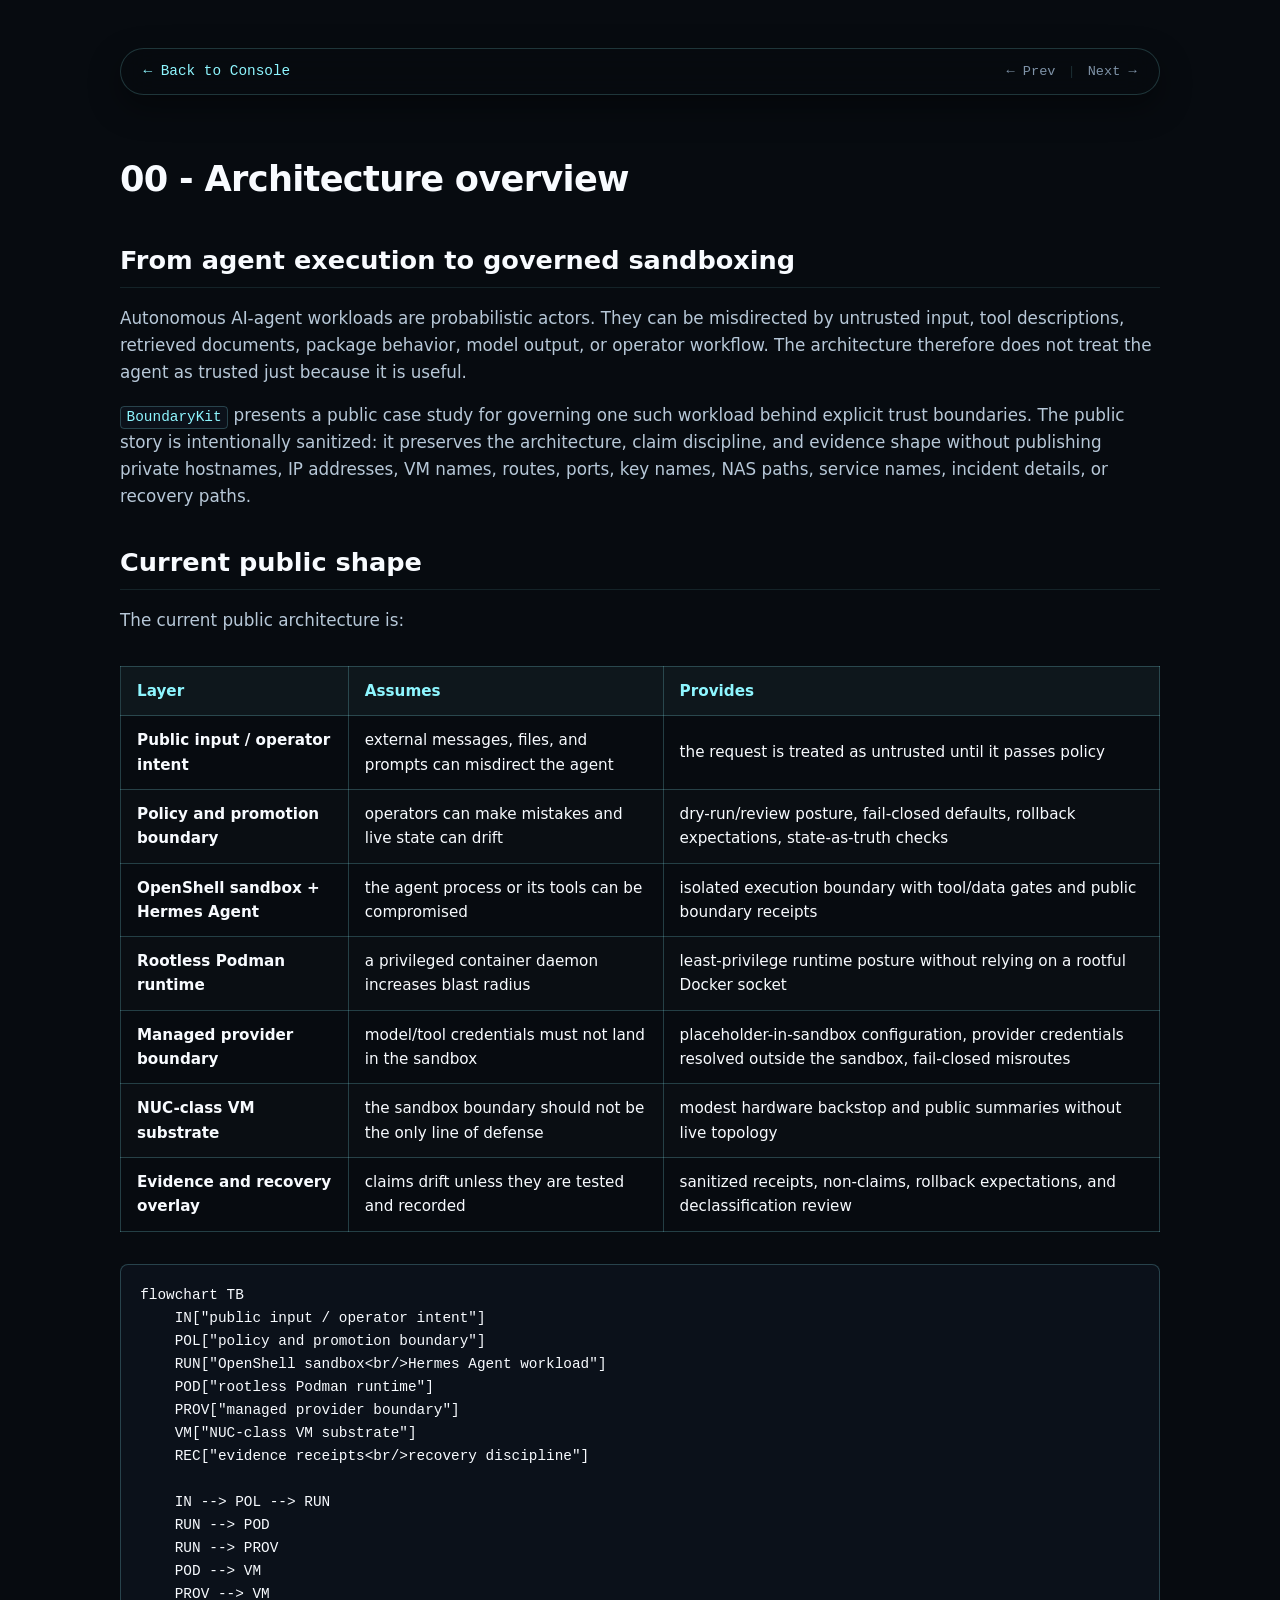
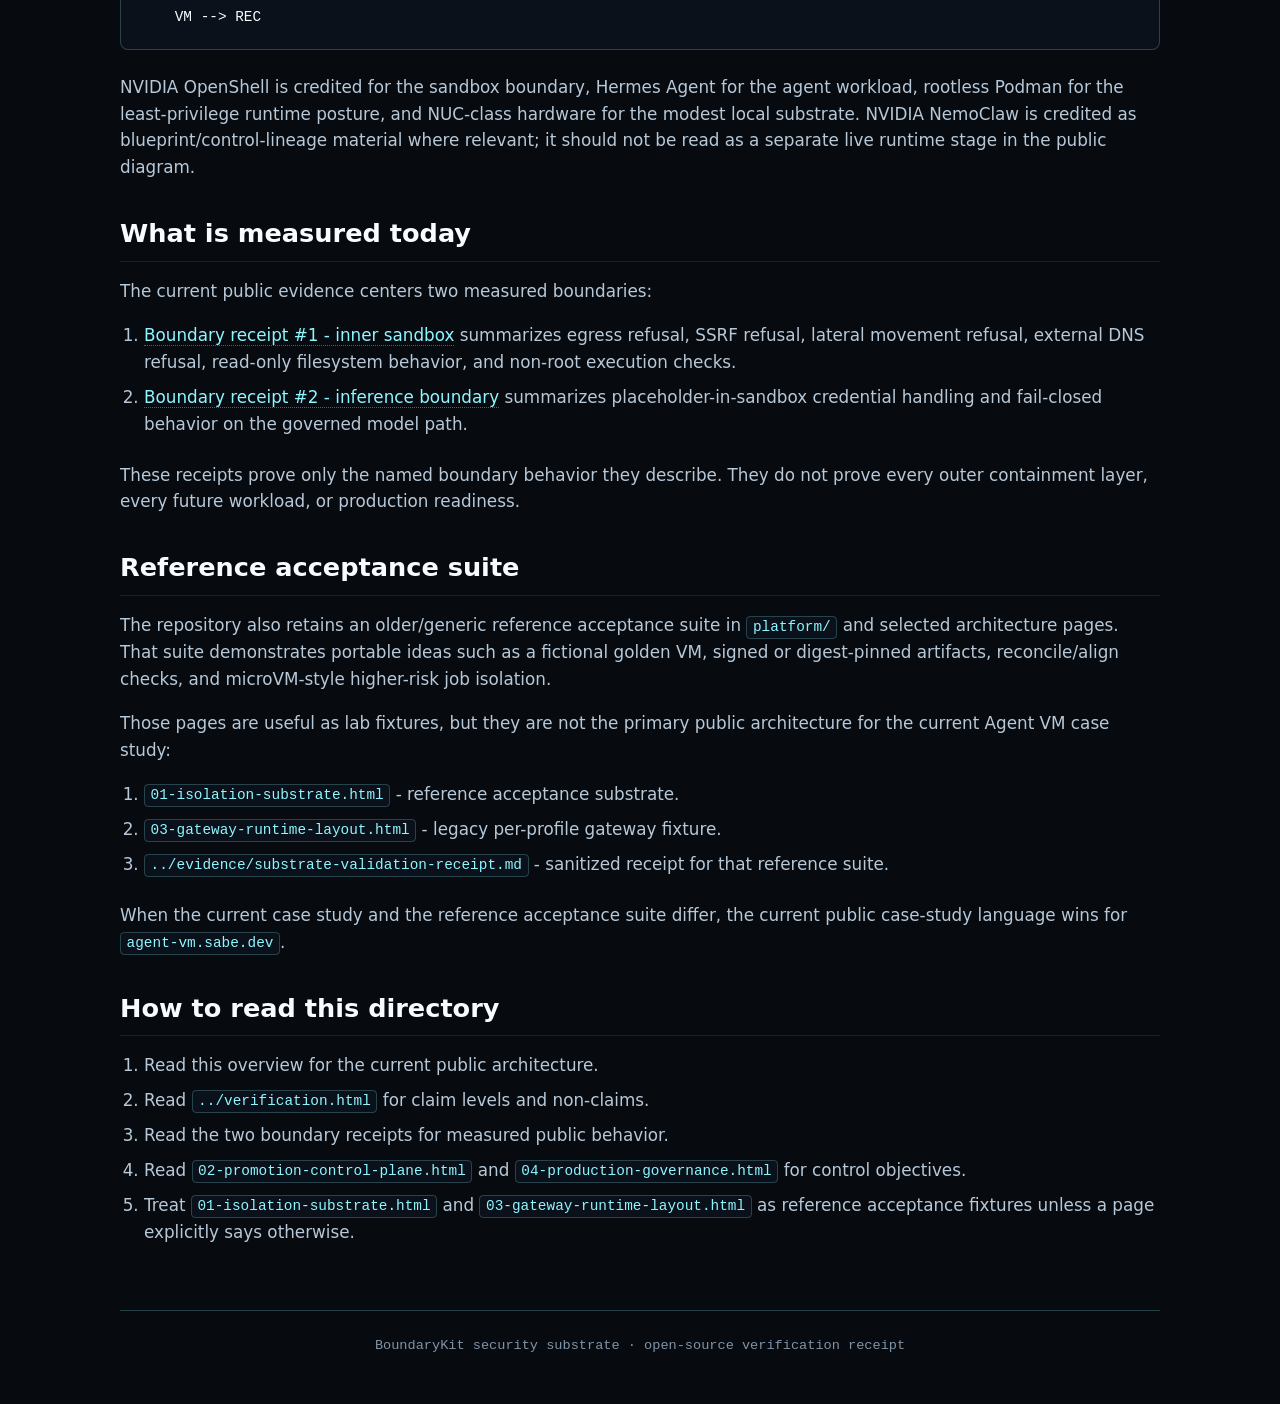
<file: site/docs/architecture/00-overview.html>
<!DOCTYPE html>
<html lang="en">
<head>
  <meta charset="UTF-8">
  <meta name="viewport" content="width=device-width, initial-scale=1.0">
  <meta name="description" content="Autonomous AI-agent workloads are probabilistic actors. They can be misdirected by untrusted input, tool descriptions, retrieved documents, package behavior, model output, or...">
  <title>00 - Architecture overview · BoundaryKit specs</title>
  <style>
    :root {
      color-scheme: dark;
      --ink: #070b10;
      --ink-2: #0b111a;
      --panel: rgba(14, 24, 36, 0.78);
      --panel-strong: #101a27;
      --line: rgba(142, 246, 255, 0.22);
      --text: #f8fbff;
      --muted: #b7c8d8;
      --dim: #7f93a8;
      --cyan: #8ef6ff;
      --font-body: "SF Pro Text", "Segoe UI", ui-sans-serif, system-ui, sans-serif;
      --font-mono: "SFMono-Regular", "Cascadia Code", "Liberation Mono", ui-monospace, monospace;
    }

    body {
      background-color: var(--ink);
      color: var(--text);
      font-family: var(--font-body);
      line-height: 1.6;
      margin: 0;
      padding: 0;
    }

    .container {
      max-width: 1040px;
      margin: 0 auto;
      padding: clamp(1rem, 4vw, 3rem) 1.5rem;
    }

    .site-header {
      position: sticky;
      top: 16px;
      z-index: 100;
      display: flex;
      justify-content: space-between;
      align-items: center;
      padding: 0.7rem 1.4rem;
      border: 1px solid rgba(142, 246, 255, 0.18);
      border-radius: 999px;
      background: rgba(7, 11, 16, 0.74);
      backdrop-filter: blur(18px);
      -webkit-backdrop-filter: blur(18px);
      box-shadow: 0 12px 32px rgba(0, 0, 0, 0.4);
      margin-bottom: 3.5rem;
    }

    .top-nav-group {
      display: flex;
      align-items: center;
      gap: 0.75rem;
      font-family: var(--font-mono);
      font-size: 0.85rem;
    }

    .top-nav-link {
      color: var(--dim);
      text-decoration: none;
      transition: color 0.2s;
      border-bottom: none !important;
    }

    .top-nav-link:hover:not(.disabled) {
      color: var(--cyan);
    }

    .top-nav-link.disabled {
      color: rgba(127, 147, 168, 0.3);
      cursor: not-allowed;
    }

    .top-nav-separator {
      color: rgba(142, 246, 255, 0.15);
    }

    .back-link {
      color: var(--cyan);
      text-decoration: none;
      font-family: var(--font-mono);
      font-size: 0.9rem;
      transition: color 0.2s;
      border-bottom: none !important;
    }

    .back-link:hover {
      color: var(--text);
      border-bottom: none !important;
    }

    h1, h2, h3, h4, h5, h6 {
      color: var(--text);
      font-weight: 600;
      margin-top: 2rem;
      margin-bottom: 1rem;
    }

    h1 {
      font-size: 2.2rem;
      margin-top: 0;
      letter-spacing: -0.02em;
    }

    h2 {
      font-size: 1.6rem;
      border-bottom: 1px solid rgba(142, 246, 255, 0.1);
      padding-bottom: 0.4rem;
    }

    h3 {
      font-size: 1.25rem;
    }

    p, li {
      color: var(--muted);
      font-size: 1.05rem;
    }

    a {
      color: var(--cyan);
      text-decoration: none;
      border-bottom: 1px dotted rgba(142, 246, 255, 0.4);
    }

    a:hover {
      color: var(--text);
      border-bottom-style: solid;
    }

    ul, ol {
      padding-left: 1.5rem;
      margin-bottom: 1.5rem;
    }

    li {
      margin-bottom: 0.5rem;
    }

    code {
      font-family: var(--font-mono);
      background-color: var(--ink-2);
      border: 1px solid var(--line);
      padding: 0.15rem 0.35rem;
      border-radius: 4px;
      font-size: 0.9rem;
      color: var(--cyan);
    }

    pre {
      background-color: var(--ink-2);
      border: 1px solid var(--line);
      padding: 1.2rem;
      border-radius: 8px;
      overflow-x: auto;
      margin: 1.5rem 0;
    }

    pre code {
      background-color: transparent;
      border: none;
      padding: 0;
      color: var(--text);
    }

    table {
      width: 100%;
      border-collapse: collapse;
      margin: 2rem 0;
      font-size: 0.95rem;
    }

    th, td {
      padding: 0.75rem 1rem;
      border: 1px solid var(--line);
      text-align: left;
    }

    th {
      background-color: rgba(142, 246, 255, 0.05);
      color: var(--cyan);
      font-weight: 600;
    }

    tr:nth-child(even) {
      background-color: rgba(255, 255, 255, 0.01);
    }

    blockquote {
      border-left: 4px solid var(--cyan);
      margin: 1.5rem 0;
      padding: 0.5rem 0 0.5rem 1.5rem;
      background-color: rgba(142, 246, 255, 0.02);
      border-radius: 0 4px 4px 0;
    }

    blockquote p {
      margin: 0;
      font-style: italic;
    }

    /* Pagination CSS */
    .pagination-nav {
      display: flex;
      justify-content: space-between;
      gap: 1.5rem;
      margin-top: 4rem;
      border-top: 1px solid var(--line);
      padding-top: 2rem;
    }

    .nav-prev, .nav-next {
      flex: 1;
      display: flex;
      flex-direction: column;
      text-decoration: none;
      border-bottom: none !important;
    }

    .nav-next {
      align-items: flex-end;
      text-align: right;
    }

    .nav-label {
      font-size: 0.75rem;
      color: var(--dim);
      text-transform: uppercase;
      font-family: var(--font-mono);
      margin-bottom: 0.35rem;
    }

    .nav-title {
      font-size: 1.05rem;
      color: var(--cyan);
      font-weight: 600;
      transition: color 0.2s, transform 0.2s;
    }

    .nav-prev:hover .nav-title {
      color: var(--text);
      transform: translateX(-4px);
    }

    .nav-next:hover .nav-title {
      color: var(--text);
      transform: translateX(4px);
    }

    footer {
      margin-top: 4rem;
      border-top: 1px solid var(--line);
      padding-top: 1.5rem;
      text-align: center;
      color: var(--dim);
      font-family: var(--font-mono);
      font-size: 0.85rem;
    }

    @media (max-width: 720px) {
      .site-header {
        top: 12px;
        padding: 0.55rem 1.1rem;
        margin-bottom: 2rem;
        font-size: 0.9rem;
      }
      .back-link {
        font-size: 0.8rem;
      }
      .top-nav-group {
        font-size: 0.75rem;
        gap: 0.5rem;
      }
    }
  </style>
</head>
<body>
  <div class="container">
    <header class="site-header">
      <a class="back-link" href="../../index.html">← Back to Console</a>
      <div class="top-nav-group">
        <a href="../../docs/index.html" class="top-nav-link" title="Documentation Index">← Prev</a>
        <span class="top-nav-separator">|</span>
        <a href="../../docs/architecture/01-isolation-substrate.html" class="top-nav-link" title="01 — Reference Acceptance Substrate">Next →</a>
      </div>
    </header>
    <main>
      <h1 id="00-architecture-overview">00 - Architecture overview</h1>
<h2 id="from-agent-execution-to-governed-sandboxing">From agent execution to governed sandboxing</h2>
<p>Autonomous AI-agent workloads are probabilistic actors. They can be misdirected by untrusted input,
tool descriptions, retrieved documents, package behavior, model output, or operator workflow. The
architecture therefore does not treat the agent as trusted just because it is useful.</p>
<p><code>BoundaryKit</code> presents a public case study for governing one such workload behind explicit trust
boundaries. The public story is intentionally sanitized: it preserves the architecture, claim
discipline, and evidence shape without publishing private hostnames, IP addresses, VM names, routes,
ports, key names, NAS paths, service names, incident details, or recovery paths.</p>
<h2 id="current-public-shape">Current public shape</h2>
<p>The current public architecture is:</p>
<table>
<thead>
<tr>
<th>Layer</th>
<th>Assumes</th>
<th>Provides</th>
</tr>
</thead>
<tbody>
<tr>
<td><strong>Public input / operator intent</strong></td>
<td>external messages, files, and prompts can misdirect the agent</td>
<td>the request is treated as untrusted until it passes policy</td>
</tr>
<tr>
<td><strong>Policy and promotion boundary</strong></td>
<td>operators can make mistakes and live state can drift</td>
<td>dry-run/review posture, fail-closed defaults, rollback expectations, state-as-truth checks</td>
</tr>
<tr>
<td><strong>OpenShell sandbox + Hermes Agent</strong></td>
<td>the agent process or its tools can be compromised</td>
<td>isolated execution boundary with tool/data gates and public boundary receipts</td>
</tr>
<tr>
<td><strong>Rootless Podman runtime</strong></td>
<td>a privileged container daemon increases blast radius</td>
<td>least-privilege runtime posture without relying on a rootful Docker socket</td>
</tr>
<tr>
<td><strong>Managed provider boundary</strong></td>
<td>model/tool credentials must not land in the sandbox</td>
<td>placeholder-in-sandbox configuration, provider credentials resolved outside the sandbox, fail-closed misroutes</td>
</tr>
<tr>
<td><strong>NUC-class VM substrate</strong></td>
<td>the sandbox boundary should not be the only line of defense</td>
<td>modest hardware backstop and public summaries without live topology</td>
</tr>
<tr>
<td><strong>Evidence and recovery overlay</strong></td>
<td>claims drift unless they are tested and recorded</td>
<td>sanitized receipts, non-claims, rollback expectations, and declassification review</td>
</tr>
</tbody>
</table>
<pre><code class="language-mermaid">flowchart TB
    IN[&quot;public input / operator intent&quot;]
    POL[&quot;policy and promotion boundary&quot;]
    RUN[&quot;OpenShell sandbox&lt;br/&gt;Hermes Agent workload&quot;]
    POD[&quot;rootless Podman runtime&quot;]
    PROV[&quot;managed provider boundary&quot;]
    VM[&quot;NUC-class VM substrate&quot;]
    REC[&quot;evidence receipts&lt;br/&gt;recovery discipline&quot;]

    IN --&gt; POL --&gt; RUN
    RUN --&gt; POD
    RUN --&gt; PROV
    POD --&gt; VM
    PROV --&gt; VM
    VM --&gt; REC
</code></pre>
<p>NVIDIA OpenShell is credited for the sandbox boundary, Hermes Agent for the agent workload, rootless
Podman for the least-privilege runtime posture, and NUC-class hardware for the modest local substrate.
NVIDIA NemoClaw is credited as blueprint/control-lineage material where relevant; it should not be
read as a separate live runtime stage in the public diagram.</p>
<h2 id="what-is-measured-today">What is measured today</h2>
<p>The current public evidence centers two measured boundaries:</p>
<ol>
<li><a href="../evidence/boundary-receipt-01-inner-sandbox.html">Boundary receipt #1 - inner sandbox</a> summarizes
   egress refusal, SSRF refusal, lateral movement refusal, external DNS refusal, read-only filesystem
   behavior, and non-root execution checks.</li>
<li><a href="../evidence/boundary-receipt-02-inference-boundary.html">Boundary receipt #2 - inference boundary</a>
   summarizes placeholder-in-sandbox credential handling and fail-closed behavior on the governed
   model path.</li>
</ol>
<p>These receipts prove only the named boundary behavior they describe. They do not prove every outer
containment layer, every future workload, or production readiness.</p>
<h2 id="reference-acceptance-suite">Reference acceptance suite</h2>
<p>The repository also retains an older/generic reference acceptance suite in <code>platform/</code> and selected
architecture pages. That suite demonstrates portable ideas such as a fictional golden VM, signed or
digest-pinned artifacts, reconcile/align checks, and microVM-style higher-risk job isolation.</p>
<p>Those pages are useful as lab fixtures, but they are not the primary public architecture for the
current Agent VM case study:</p>
<ol>
<li><code>01-isolation-substrate.html</code> - reference acceptance substrate.</li>
<li><code>03-gateway-runtime-layout.html</code> - legacy per-profile gateway fixture.</li>
<li><code>../evidence/substrate-validation-receipt.md</code> - sanitized receipt for that reference suite.</li>
</ol>
<p>When the current case study and the reference acceptance suite differ, the current public case-study
language wins for <code>agent-vm.sabe.dev</code>.</p>
<h2 id="how-to-read-this-directory">How to read this directory</h2>
<ol>
<li>Read this overview for the current public architecture.</li>
<li>Read <code>../verification.html</code> for claim levels and non-claims.</li>
<li>Read the two boundary receipts for measured public behavior.</li>
<li>Read <code>02-promotion-control-plane.html</code> and <code>04-production-governance.html</code> for control objectives.</li>
<li>Treat <code>01-isolation-substrate.html</code> and <code>03-gateway-runtime-layout.html</code> as reference acceptance
   fixtures unless a page explicitly says otherwise.</li>
</ol>
    </main>

    <footer>
      BoundaryKit security substrate · open-source verification receipt
    </footer>
  </div>
</body>
</html>
</file>
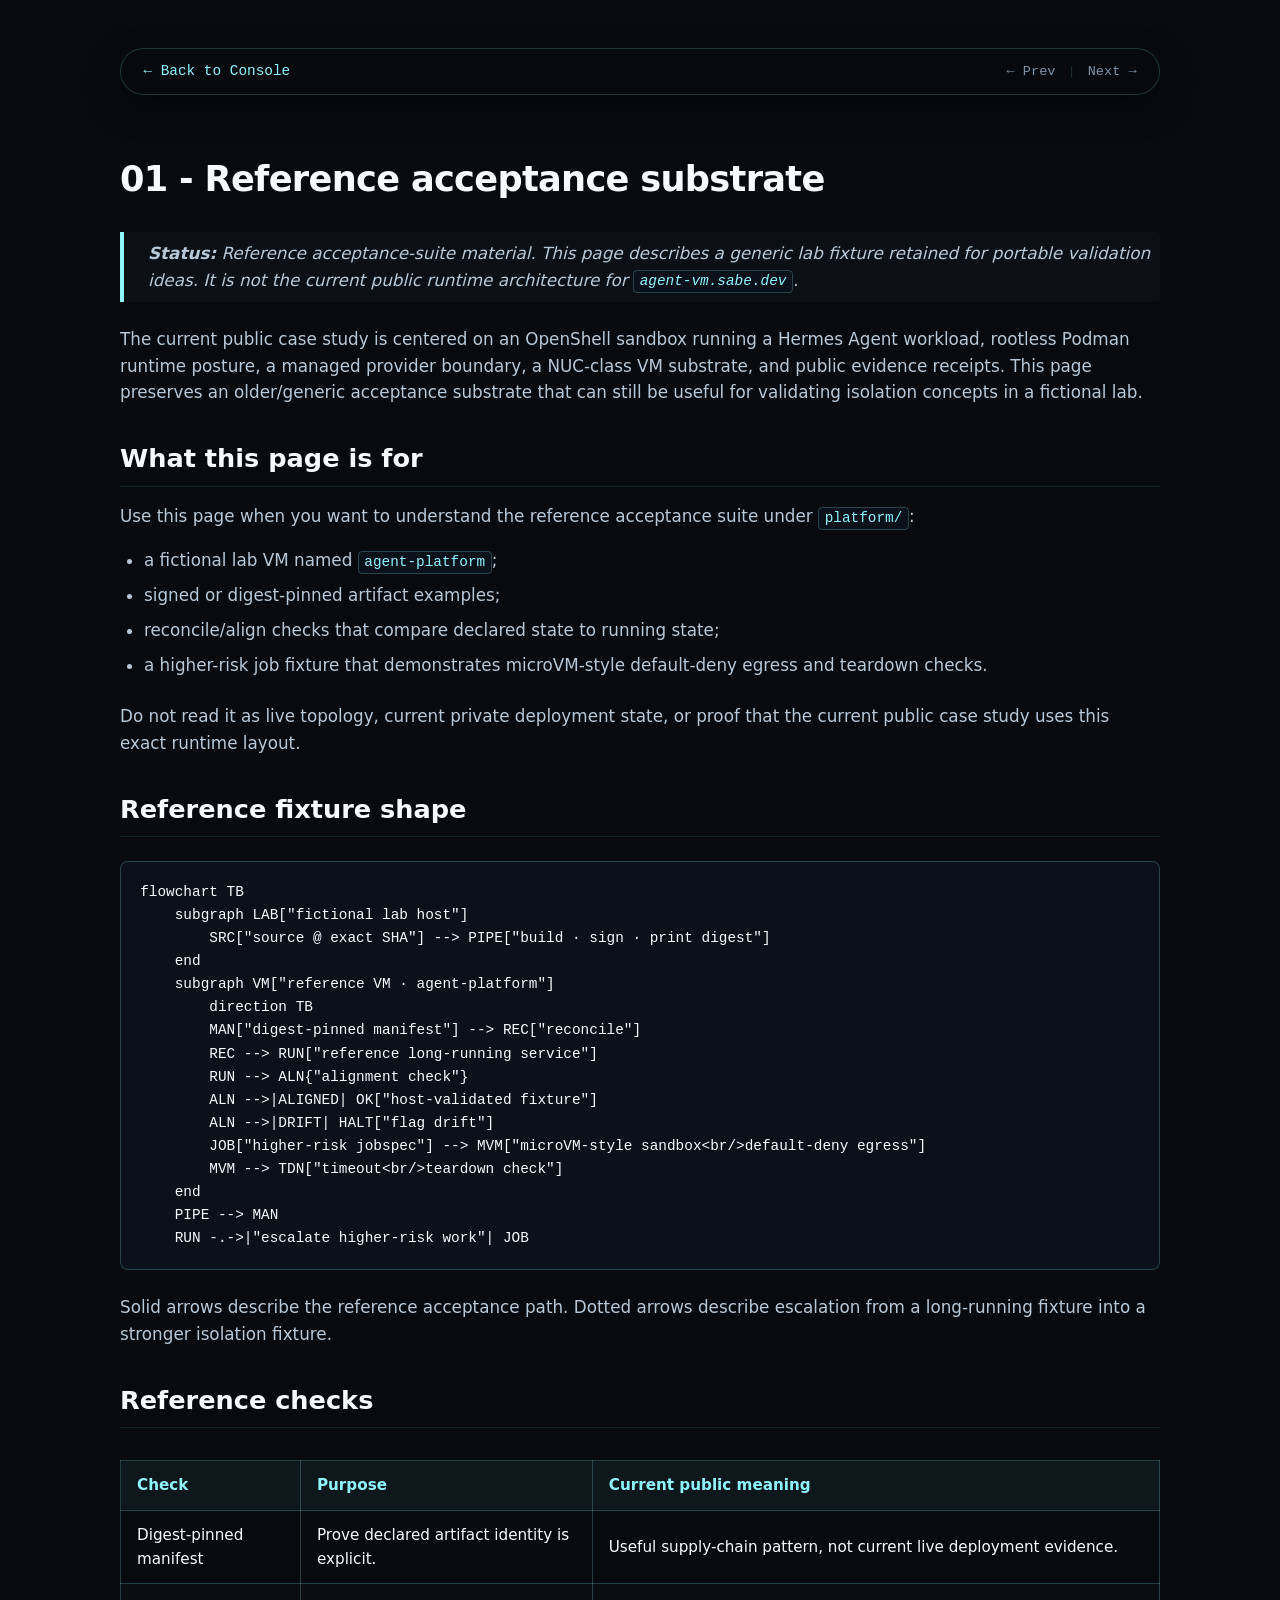
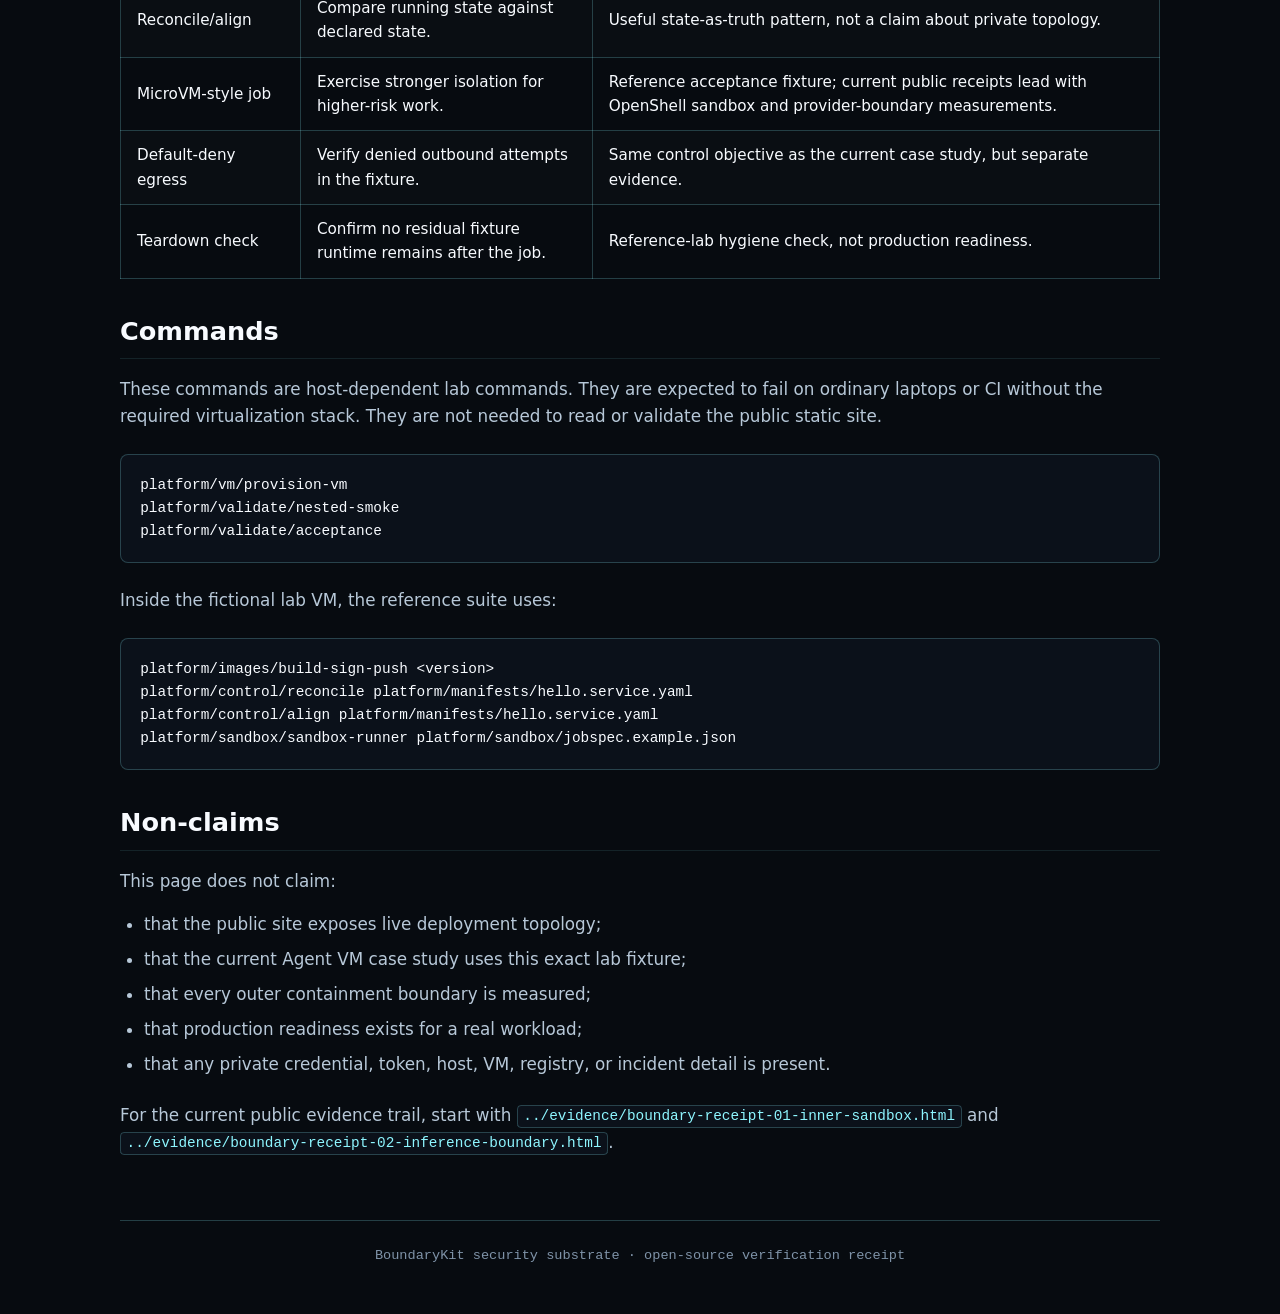
<file: site/docs/architecture/01-isolation-substrate.html>
<!DOCTYPE html>
<html lang="en">
<head>
  <meta charset="UTF-8">
  <meta name="viewport" content="width=device-width, initial-scale=1.0">
  <meta name="description" content="Status: Reference acceptance-suite material. This page describes a generic lab fixture retained for portable validation ideas. It is not the current public runtime architecture...">
  <title>01 - Reference acceptance substrate · BoundaryKit specs</title>
  <style>
    :root {
      color-scheme: dark;
      --ink: #070b10;
      --ink-2: #0b111a;
      --panel: rgba(14, 24, 36, 0.78);
      --panel-strong: #101a27;
      --line: rgba(142, 246, 255, 0.22);
      --text: #f8fbff;
      --muted: #b7c8d8;
      --dim: #7f93a8;
      --cyan: #8ef6ff;
      --font-body: "SF Pro Text", "Segoe UI", ui-sans-serif, system-ui, sans-serif;
      --font-mono: "SFMono-Regular", "Cascadia Code", "Liberation Mono", ui-monospace, monospace;
    }

    body {
      background-color: var(--ink);
      color: var(--text);
      font-family: var(--font-body);
      line-height: 1.6;
      margin: 0;
      padding: 0;
    }

    .container {
      max-width: 1040px;
      margin: 0 auto;
      padding: clamp(1rem, 4vw, 3rem) 1.5rem;
    }

    .site-header {
      position: sticky;
      top: 16px;
      z-index: 100;
      display: flex;
      justify-content: space-between;
      align-items: center;
      padding: 0.7rem 1.4rem;
      border: 1px solid rgba(142, 246, 255, 0.18);
      border-radius: 999px;
      background: rgba(7, 11, 16, 0.74);
      backdrop-filter: blur(18px);
      -webkit-backdrop-filter: blur(18px);
      box-shadow: 0 12px 32px rgba(0, 0, 0, 0.4);
      margin-bottom: 3.5rem;
    }

    .top-nav-group {
      display: flex;
      align-items: center;
      gap: 0.75rem;
      font-family: var(--font-mono);
      font-size: 0.85rem;
    }

    .top-nav-link {
      color: var(--dim);
      text-decoration: none;
      transition: color 0.2s;
      border-bottom: none !important;
    }

    .top-nav-link:hover:not(.disabled) {
      color: var(--cyan);
    }

    .top-nav-link.disabled {
      color: rgba(127, 147, 168, 0.3);
      cursor: not-allowed;
    }

    .top-nav-separator {
      color: rgba(142, 246, 255, 0.15);
    }

    .back-link {
      color: var(--cyan);
      text-decoration: none;
      font-family: var(--font-mono);
      font-size: 0.9rem;
      transition: color 0.2s;
      border-bottom: none !important;
    }

    .back-link:hover {
      color: var(--text);
      border-bottom: none !important;
    }

    h1, h2, h3, h4, h5, h6 {
      color: var(--text);
      font-weight: 600;
      margin-top: 2rem;
      margin-bottom: 1rem;
    }

    h1 {
      font-size: 2.2rem;
      margin-top: 0;
      letter-spacing: -0.02em;
    }

    h2 {
      font-size: 1.6rem;
      border-bottom: 1px solid rgba(142, 246, 255, 0.1);
      padding-bottom: 0.4rem;
    }

    h3 {
      font-size: 1.25rem;
    }

    p, li {
      color: var(--muted);
      font-size: 1.05rem;
    }

    a {
      color: var(--cyan);
      text-decoration: none;
      border-bottom: 1px dotted rgba(142, 246, 255, 0.4);
    }

    a:hover {
      color: var(--text);
      border-bottom-style: solid;
    }

    ul, ol {
      padding-left: 1.5rem;
      margin-bottom: 1.5rem;
    }

    li {
      margin-bottom: 0.5rem;
    }

    code {
      font-family: var(--font-mono);
      background-color: var(--ink-2);
      border: 1px solid var(--line);
      padding: 0.15rem 0.35rem;
      border-radius: 4px;
      font-size: 0.9rem;
      color: var(--cyan);
    }

    pre {
      background-color: var(--ink-2);
      border: 1px solid var(--line);
      padding: 1.2rem;
      border-radius: 8px;
      overflow-x: auto;
      margin: 1.5rem 0;
    }

    pre code {
      background-color: transparent;
      border: none;
      padding: 0;
      color: var(--text);
    }

    table {
      width: 100%;
      border-collapse: collapse;
      margin: 2rem 0;
      font-size: 0.95rem;
    }

    th, td {
      padding: 0.75rem 1rem;
      border: 1px solid var(--line);
      text-align: left;
    }

    th {
      background-color: rgba(142, 246, 255, 0.05);
      color: var(--cyan);
      font-weight: 600;
    }

    tr:nth-child(even) {
      background-color: rgba(255, 255, 255, 0.01);
    }

    blockquote {
      border-left: 4px solid var(--cyan);
      margin: 1.5rem 0;
      padding: 0.5rem 0 0.5rem 1.5rem;
      background-color: rgba(142, 246, 255, 0.02);
      border-radius: 0 4px 4px 0;
    }

    blockquote p {
      margin: 0;
      font-style: italic;
    }

    /* Pagination CSS */
    .pagination-nav {
      display: flex;
      justify-content: space-between;
      gap: 1.5rem;
      margin-top: 4rem;
      border-top: 1px solid var(--line);
      padding-top: 2rem;
    }

    .nav-prev, .nav-next {
      flex: 1;
      display: flex;
      flex-direction: column;
      text-decoration: none;
      border-bottom: none !important;
    }

    .nav-next {
      align-items: flex-end;
      text-align: right;
    }

    .nav-label {
      font-size: 0.75rem;
      color: var(--dim);
      text-transform: uppercase;
      font-family: var(--font-mono);
      margin-bottom: 0.35rem;
    }

    .nav-title {
      font-size: 1.05rem;
      color: var(--cyan);
      font-weight: 600;
      transition: color 0.2s, transform 0.2s;
    }

    .nav-prev:hover .nav-title {
      color: var(--text);
      transform: translateX(-4px);
    }

    .nav-next:hover .nav-title {
      color: var(--text);
      transform: translateX(4px);
    }

    footer {
      margin-top: 4rem;
      border-top: 1px solid var(--line);
      padding-top: 1.5rem;
      text-align: center;
      color: var(--dim);
      font-family: var(--font-mono);
      font-size: 0.85rem;
    }

    @media (max-width: 720px) {
      .site-header {
        top: 12px;
        padding: 0.55rem 1.1rem;
        margin-bottom: 2rem;
        font-size: 0.9rem;
      }
      .back-link {
        font-size: 0.8rem;
      }
      .top-nav-group {
        font-size: 0.75rem;
        gap: 0.5rem;
      }
    }
  </style>
</head>
<body>
  <div class="container">
    <header class="site-header">
      <a class="back-link" href="../../index.html">← Back to Console</a>
      <div class="top-nav-group">
        <a href="../../docs/architecture/00-overview.html" class="top-nav-link" title="00 — Overview">← Prev</a>
        <span class="top-nav-separator">|</span>
        <a href="../../docs/architecture/02-promotion-control-plane.html" class="top-nav-link" title="02 — Promotion Control Plane">Next →</a>
      </div>
    </header>
    <main>
      <h1 id="01-reference-acceptance-substrate">01 - Reference acceptance substrate</h1>
<blockquote>
<p><strong>Status:</strong> Reference acceptance-suite material. This page describes a generic lab fixture retained
for portable validation ideas. It is not the current public runtime architecture for
<code>agent-vm.sabe.dev</code>.</p>
</blockquote>
<p>The current public case study is centered on an OpenShell sandbox running a Hermes Agent workload,
rootless Podman runtime posture, a managed provider boundary, a NUC-class VM substrate, and public
evidence receipts. This page preserves an older/generic acceptance substrate that can still be useful
for validating isolation concepts in a fictional lab.</p>
<h2 id="what-this-page-is-for">What this page is for</h2>
<p>Use this page when you want to understand the reference acceptance suite under <code>platform/</code>:</p>
<ul>
<li>a fictional lab VM named <code>agent-platform</code>;</li>
<li>signed or digest-pinned artifact examples;</li>
<li>reconcile/align checks that compare declared state to running state;</li>
<li>a higher-risk job fixture that demonstrates microVM-style default-deny egress and teardown checks.</li>
</ul>
<p>Do not read it as live topology, current private deployment state, or proof that the current public
case study uses this exact runtime layout.</p>
<h2 id="reference-fixture-shape">Reference fixture shape</h2>
<pre><code class="language-mermaid">flowchart TB
    subgraph LAB[&quot;fictional lab host&quot;]
        SRC[&quot;source @ exact SHA&quot;] --&gt; PIPE[&quot;build · sign · print digest&quot;]
    end
    subgraph VM[&quot;reference VM · agent-platform&quot;]
        direction TB
        MAN[&quot;digest-pinned manifest&quot;] --&gt; REC[&quot;reconcile&quot;]
        REC --&gt; RUN[&quot;reference long-running service&quot;]
        RUN --&gt; ALN{&quot;alignment check&quot;}
        ALN --&gt;|ALIGNED| OK[&quot;host-validated fixture&quot;]
        ALN --&gt;|DRIFT| HALT[&quot;flag drift&quot;]
        JOB[&quot;higher-risk jobspec&quot;] --&gt; MVM[&quot;microVM-style sandbox&lt;br/&gt;default-deny egress&quot;]
        MVM --&gt; TDN[&quot;timeout&lt;br/&gt;teardown check&quot;]
    end
    PIPE --&gt; MAN
    RUN -.-&gt;|&quot;escalate higher-risk work&quot;| JOB
</code></pre>
<p>Solid arrows describe the reference acceptance path. Dotted arrows describe escalation from a
long-running fixture into a stronger isolation fixture.</p>
<h2 id="reference-checks">Reference checks</h2>
<table>
<thead>
<tr>
<th>Check</th>
<th>Purpose</th>
<th>Current public meaning</th>
</tr>
</thead>
<tbody>
<tr>
<td>Digest-pinned manifest</td>
<td>Prove declared artifact identity is explicit.</td>
<td>Useful supply-chain pattern, not current live deployment evidence.</td>
</tr>
<tr>
<td>Reconcile/align</td>
<td>Compare running state against declared state.</td>
<td>Useful state-as-truth pattern, not a claim about private topology.</td>
</tr>
<tr>
<td>MicroVM-style job</td>
<td>Exercise stronger isolation for higher-risk work.</td>
<td>Reference acceptance fixture; current public receipts lead with OpenShell sandbox and provider-boundary measurements.</td>
</tr>
<tr>
<td>Default-deny egress</td>
<td>Verify denied outbound attempts in the fixture.</td>
<td>Same control objective as the current case study, but separate evidence.</td>
</tr>
<tr>
<td>Teardown check</td>
<td>Confirm no residual fixture runtime remains after the job.</td>
<td>Reference-lab hygiene check, not production readiness.</td>
</tr>
</tbody>
</table>
<h2 id="commands">Commands</h2>
<p>These commands are host-dependent lab commands. They are expected to fail on ordinary laptops or CI
without the required virtualization stack. They are not needed to read or validate the public static
site.</p>
<pre><code class="language-bash">platform/vm/provision-vm
platform/validate/nested-smoke
platform/validate/acceptance
</code></pre>
<p>Inside the fictional lab VM, the reference suite uses:</p>
<pre><code class="language-bash">platform/images/build-sign-push &lt;version&gt;
platform/control/reconcile platform/manifests/hello.service.yaml
platform/control/align platform/manifests/hello.service.yaml
platform/sandbox/sandbox-runner platform/sandbox/jobspec.example.json
</code></pre>
<h2 id="non-claims">Non-claims</h2>
<p>This page does not claim:</p>
<ul>
<li>that the public site exposes live deployment topology;</li>
<li>that the current Agent VM case study uses this exact lab fixture;</li>
<li>that every outer containment boundary is measured;</li>
<li>that production readiness exists for a real workload;</li>
<li>that any private credential, token, host, VM, registry, or incident detail is present.</li>
</ul>
<p>For the current public evidence trail, start with
<a href="../evidence/boundary-receipt-01-inner-sandbox.html"><code>../evidence/boundary-receipt-01-inner-sandbox.html</code></a>
and
<a href="../evidence/boundary-receipt-02-inference-boundary.html"><code>../evidence/boundary-receipt-02-inference-boundary.html</code></a>.</p>
    </main>

    <footer>
      BoundaryKit security substrate · open-source verification receipt
    </footer>
  </div>
</body>
</html>
</file>
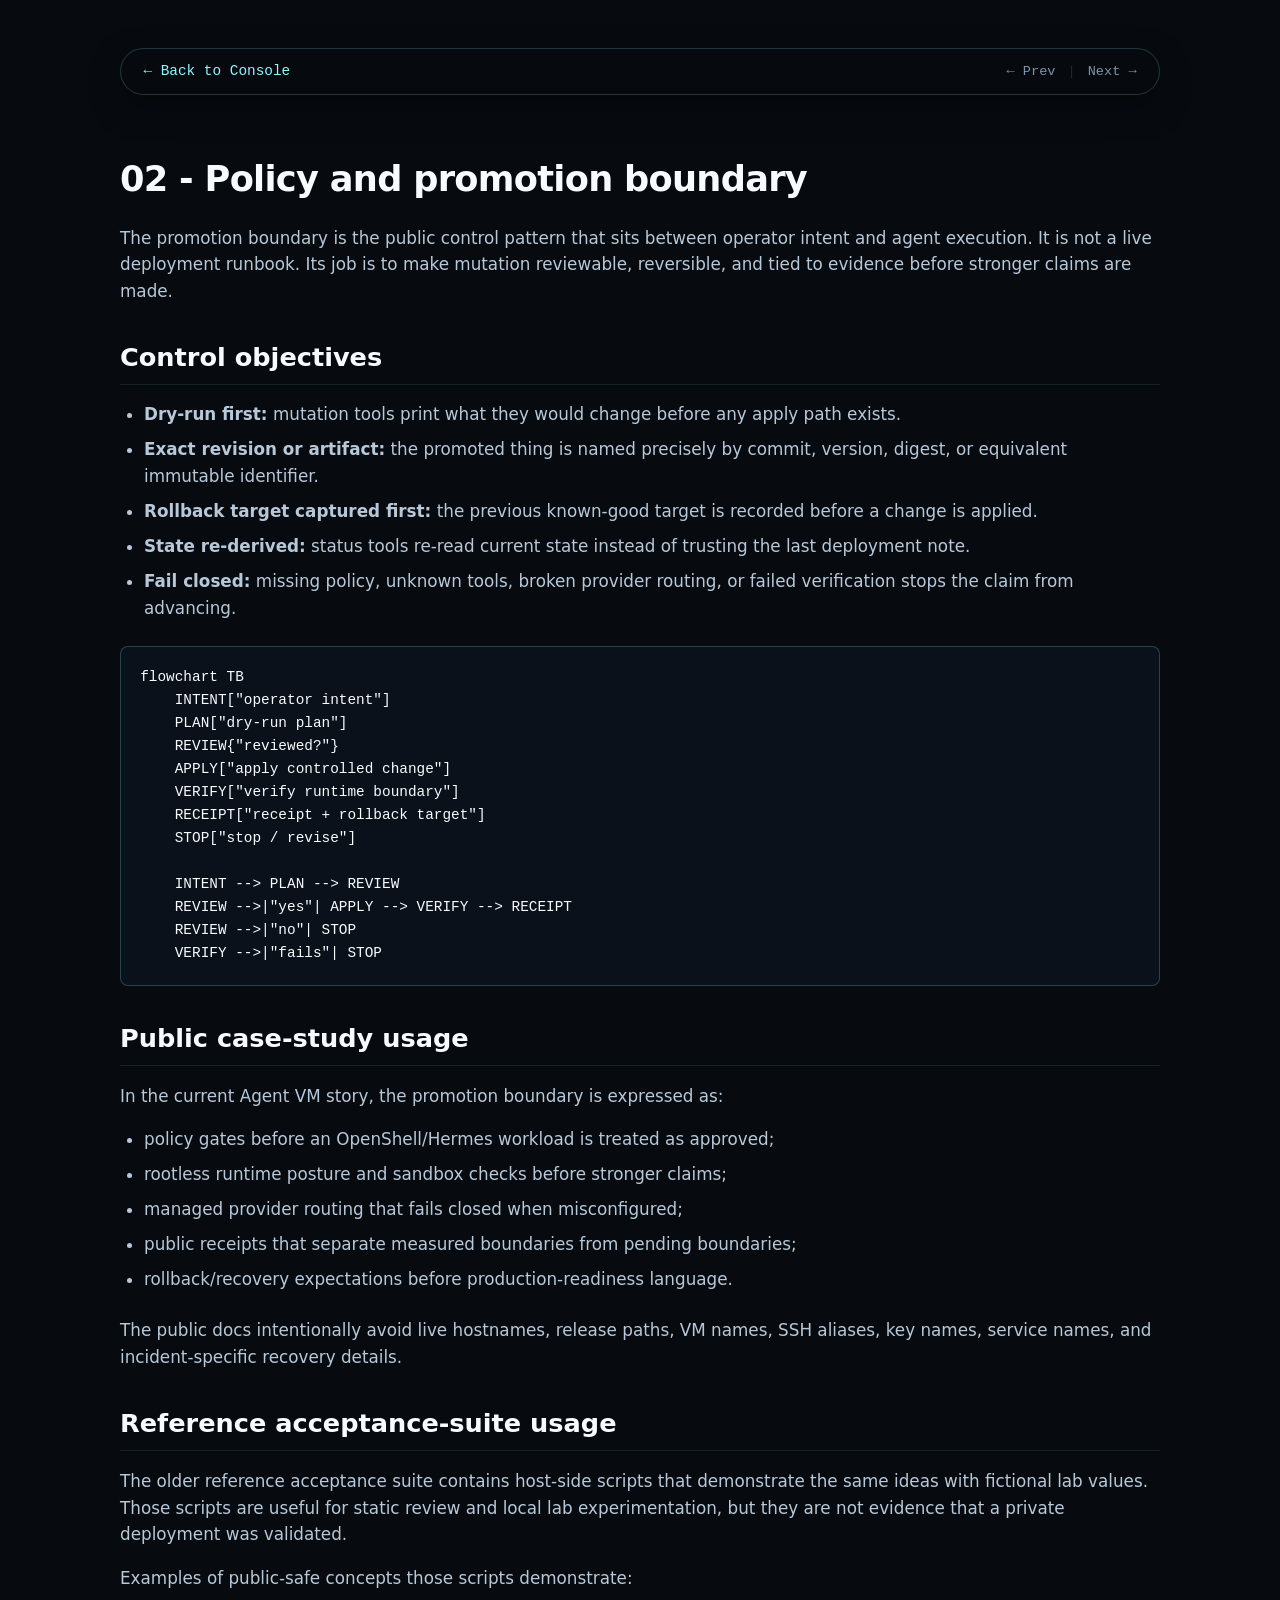
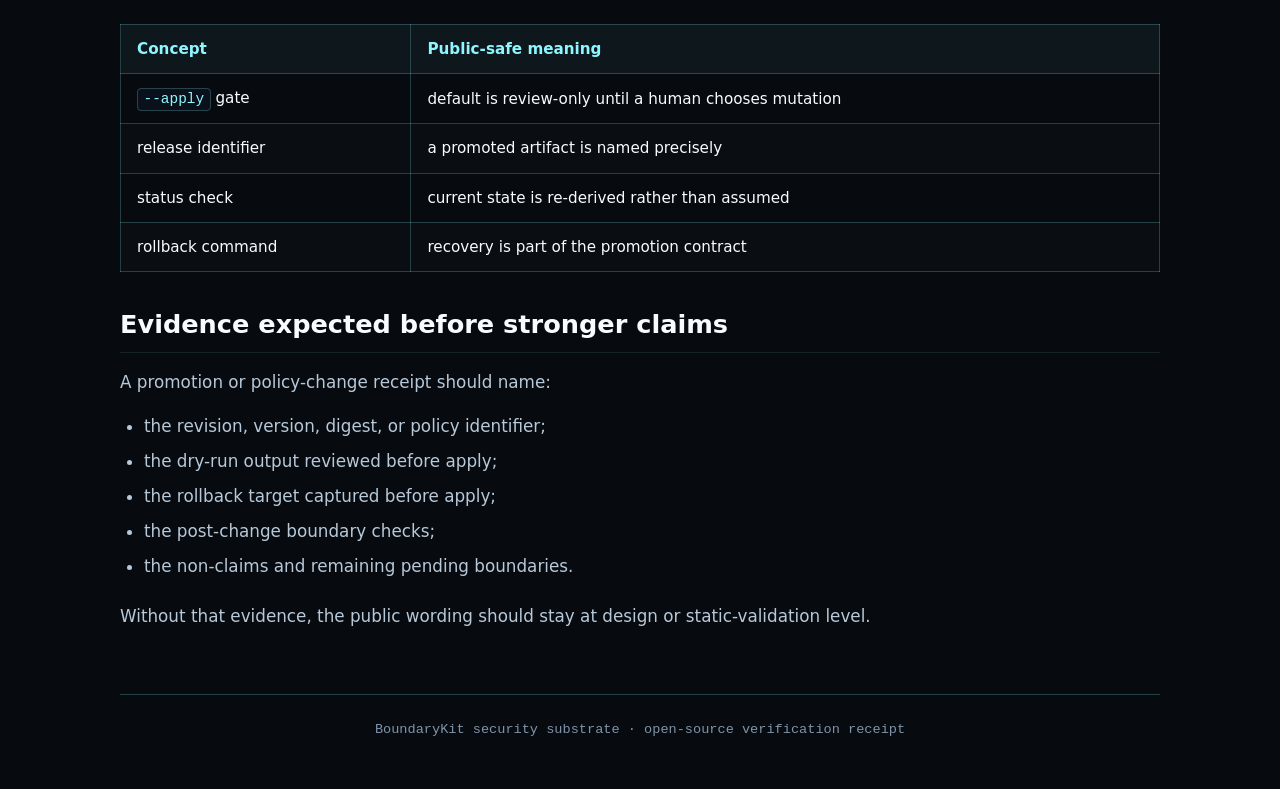
<file: site/docs/architecture/02-promotion-control-plane.html>
<!DOCTYPE html>
<html lang="en">
<head>
  <meta charset="UTF-8">
  <meta name="viewport" content="width=device-width, initial-scale=1.0">
  <meta name="description" content="The promotion boundary is the public control pattern that sits between operator intent and agent execution. It is not a live deployment runbook. Its job is to make mutation...">
  <title>02 - Policy and promotion boundary · BoundaryKit specs</title>
  <style>
    :root {
      color-scheme: dark;
      --ink: #070b10;
      --ink-2: #0b111a;
      --panel: rgba(14, 24, 36, 0.78);
      --panel-strong: #101a27;
      --line: rgba(142, 246, 255, 0.22);
      --text: #f8fbff;
      --muted: #b7c8d8;
      --dim: #7f93a8;
      --cyan: #8ef6ff;
      --font-body: "SF Pro Text", "Segoe UI", ui-sans-serif, system-ui, sans-serif;
      --font-mono: "SFMono-Regular", "Cascadia Code", "Liberation Mono", ui-monospace, monospace;
    }

    body {
      background-color: var(--ink);
      color: var(--text);
      font-family: var(--font-body);
      line-height: 1.6;
      margin: 0;
      padding: 0;
    }

    .container {
      max-width: 1040px;
      margin: 0 auto;
      padding: clamp(1rem, 4vw, 3rem) 1.5rem;
    }

    .site-header {
      position: sticky;
      top: 16px;
      z-index: 100;
      display: flex;
      justify-content: space-between;
      align-items: center;
      padding: 0.7rem 1.4rem;
      border: 1px solid rgba(142, 246, 255, 0.18);
      border-radius: 999px;
      background: rgba(7, 11, 16, 0.74);
      backdrop-filter: blur(18px);
      -webkit-backdrop-filter: blur(18px);
      box-shadow: 0 12px 32px rgba(0, 0, 0, 0.4);
      margin-bottom: 3.5rem;
    }

    .top-nav-group {
      display: flex;
      align-items: center;
      gap: 0.75rem;
      font-family: var(--font-mono);
      font-size: 0.85rem;
    }

    .top-nav-link {
      color: var(--dim);
      text-decoration: none;
      transition: color 0.2s;
      border-bottom: none !important;
    }

    .top-nav-link:hover:not(.disabled) {
      color: var(--cyan);
    }

    .top-nav-link.disabled {
      color: rgba(127, 147, 168, 0.3);
      cursor: not-allowed;
    }

    .top-nav-separator {
      color: rgba(142, 246, 255, 0.15);
    }

    .back-link {
      color: var(--cyan);
      text-decoration: none;
      font-family: var(--font-mono);
      font-size: 0.9rem;
      transition: color 0.2s;
      border-bottom: none !important;
    }

    .back-link:hover {
      color: var(--text);
      border-bottom: none !important;
    }

    h1, h2, h3, h4, h5, h6 {
      color: var(--text);
      font-weight: 600;
      margin-top: 2rem;
      margin-bottom: 1rem;
    }

    h1 {
      font-size: 2.2rem;
      margin-top: 0;
      letter-spacing: -0.02em;
    }

    h2 {
      font-size: 1.6rem;
      border-bottom: 1px solid rgba(142, 246, 255, 0.1);
      padding-bottom: 0.4rem;
    }

    h3 {
      font-size: 1.25rem;
    }

    p, li {
      color: var(--muted);
      font-size: 1.05rem;
    }

    a {
      color: var(--cyan);
      text-decoration: none;
      border-bottom: 1px dotted rgba(142, 246, 255, 0.4);
    }

    a:hover {
      color: var(--text);
      border-bottom-style: solid;
    }

    ul, ol {
      padding-left: 1.5rem;
      margin-bottom: 1.5rem;
    }

    li {
      margin-bottom: 0.5rem;
    }

    code {
      font-family: var(--font-mono);
      background-color: var(--ink-2);
      border: 1px solid var(--line);
      padding: 0.15rem 0.35rem;
      border-radius: 4px;
      font-size: 0.9rem;
      color: var(--cyan);
    }

    pre {
      background-color: var(--ink-2);
      border: 1px solid var(--line);
      padding: 1.2rem;
      border-radius: 8px;
      overflow-x: auto;
      margin: 1.5rem 0;
    }

    pre code {
      background-color: transparent;
      border: none;
      padding: 0;
      color: var(--text);
    }

    table {
      width: 100%;
      border-collapse: collapse;
      margin: 2rem 0;
      font-size: 0.95rem;
    }

    th, td {
      padding: 0.75rem 1rem;
      border: 1px solid var(--line);
      text-align: left;
    }

    th {
      background-color: rgba(142, 246, 255, 0.05);
      color: var(--cyan);
      font-weight: 600;
    }

    tr:nth-child(even) {
      background-color: rgba(255, 255, 255, 0.01);
    }

    blockquote {
      border-left: 4px solid var(--cyan);
      margin: 1.5rem 0;
      padding: 0.5rem 0 0.5rem 1.5rem;
      background-color: rgba(142, 246, 255, 0.02);
      border-radius: 0 4px 4px 0;
    }

    blockquote p {
      margin: 0;
      font-style: italic;
    }

    /* Pagination CSS */
    .pagination-nav {
      display: flex;
      justify-content: space-between;
      gap: 1.5rem;
      margin-top: 4rem;
      border-top: 1px solid var(--line);
      padding-top: 2rem;
    }

    .nav-prev, .nav-next {
      flex: 1;
      display: flex;
      flex-direction: column;
      text-decoration: none;
      border-bottom: none !important;
    }

    .nav-next {
      align-items: flex-end;
      text-align: right;
    }

    .nav-label {
      font-size: 0.75rem;
      color: var(--dim);
      text-transform: uppercase;
      font-family: var(--font-mono);
      margin-bottom: 0.35rem;
    }

    .nav-title {
      font-size: 1.05rem;
      color: var(--cyan);
      font-weight: 600;
      transition: color 0.2s, transform 0.2s;
    }

    .nav-prev:hover .nav-title {
      color: var(--text);
      transform: translateX(-4px);
    }

    .nav-next:hover .nav-title {
      color: var(--text);
      transform: translateX(4px);
    }

    footer {
      margin-top: 4rem;
      border-top: 1px solid var(--line);
      padding-top: 1.5rem;
      text-align: center;
      color: var(--dim);
      font-family: var(--font-mono);
      font-size: 0.85rem;
    }

    @media (max-width: 720px) {
      .site-header {
        top: 12px;
        padding: 0.55rem 1.1rem;
        margin-bottom: 2rem;
        font-size: 0.9rem;
      }
      .back-link {
        font-size: 0.8rem;
      }
      .top-nav-group {
        font-size: 0.75rem;
        gap: 0.5rem;
      }
    }
  </style>
</head>
<body>
  <div class="container">
    <header class="site-header">
      <a class="back-link" href="../../index.html">← Back to Console</a>
      <div class="top-nav-group">
        <a href="../../docs/architecture/01-isolation-substrate.html" class="top-nav-link" title="01 — Reference Acceptance Substrate">← Prev</a>
        <span class="top-nav-separator">|</span>
        <a href="../../docs/architecture/03-gateway-runtime-layout.html" class="top-nav-link" title="03 — Reference Gateway Fixture">Next →</a>
      </div>
    </header>
    <main>
      <h1 id="02-policy-and-promotion-boundary">02 - Policy and promotion boundary</h1>
<p>The promotion boundary is the public control pattern that sits between operator intent and agent
execution. It is not a live deployment runbook. Its job is to make mutation reviewable, reversible,
and tied to evidence before stronger claims are made.</p>
<h2 id="control-objectives">Control objectives</h2>
<ul>
<li><strong>Dry-run first:</strong> mutation tools print what they would change before any apply path exists.</li>
<li><strong>Exact revision or artifact:</strong> the promoted thing is named precisely by commit, version, digest, or
  equivalent immutable identifier.</li>
<li><strong>Rollback target captured first:</strong> the previous known-good target is recorded before a change is
  applied.</li>
<li><strong>State re-derived:</strong> status tools re-read current state instead of trusting the last deployment note.</li>
<li><strong>Fail closed:</strong> missing policy, unknown tools, broken provider routing, or failed verification stops
  the claim from advancing.</li>
</ul>
<pre><code class="language-mermaid">flowchart TB
    INTENT[&quot;operator intent&quot;]
    PLAN[&quot;dry-run plan&quot;]
    REVIEW{&quot;reviewed?&quot;}
    APPLY[&quot;apply controlled change&quot;]
    VERIFY[&quot;verify runtime boundary&quot;]
    RECEIPT[&quot;receipt + rollback target&quot;]
    STOP[&quot;stop / revise&quot;]

    INTENT --&gt; PLAN --&gt; REVIEW
    REVIEW --&gt;|&quot;yes&quot;| APPLY --&gt; VERIFY --&gt; RECEIPT
    REVIEW --&gt;|&quot;no&quot;| STOP
    VERIFY --&gt;|&quot;fails&quot;| STOP
</code></pre>
<h2 id="public-case-study-usage">Public case-study usage</h2>
<p>In the current Agent VM story, the promotion boundary is expressed as:</p>
<ul>
<li>policy gates before an OpenShell/Hermes workload is treated as approved;</li>
<li>rootless runtime posture and sandbox checks before stronger claims;</li>
<li>managed provider routing that fails closed when misconfigured;</li>
<li>public receipts that separate measured boundaries from pending boundaries;</li>
<li>rollback/recovery expectations before production-readiness language.</li>
</ul>
<p>The public docs intentionally avoid live hostnames, release paths, VM names, SSH aliases, key names,
service names, and incident-specific recovery details.</p>
<h2 id="reference-acceptance-suite-usage">Reference acceptance-suite usage</h2>
<p>The older reference acceptance suite contains host-side scripts that demonstrate the same ideas with
fictional lab values. Those scripts are useful for static review and local lab experimentation, but
they are not evidence that a private deployment was validated.</p>
<p>Examples of public-safe concepts those scripts demonstrate:</p>
<table>
<thead>
<tr>
<th>Concept</th>
<th>Public-safe meaning</th>
</tr>
</thead>
<tbody>
<tr>
<td><code>--apply</code> gate</td>
<td>default is review-only until a human chooses mutation</td>
</tr>
<tr>
<td>release identifier</td>
<td>a promoted artifact is named precisely</td>
</tr>
<tr>
<td>status check</td>
<td>current state is re-derived rather than assumed</td>
</tr>
<tr>
<td>rollback command</td>
<td>recovery is part of the promotion contract</td>
</tr>
</tbody>
</table>
<h2 id="evidence-expected-before-stronger-claims">Evidence expected before stronger claims</h2>
<p>A promotion or policy-change receipt should name:</p>
<ul>
<li>the revision, version, digest, or policy identifier;</li>
<li>the dry-run output reviewed before apply;</li>
<li>the rollback target captured before apply;</li>
<li>the post-change boundary checks;</li>
<li>the non-claims and remaining pending boundaries.</li>
</ul>
<p>Without that evidence, the public wording should stay at design or static-validation level.</p>
    </main>

    <footer>
      BoundaryKit security substrate · open-source verification receipt
    </footer>
  </div>
</body>
</html>
</file>
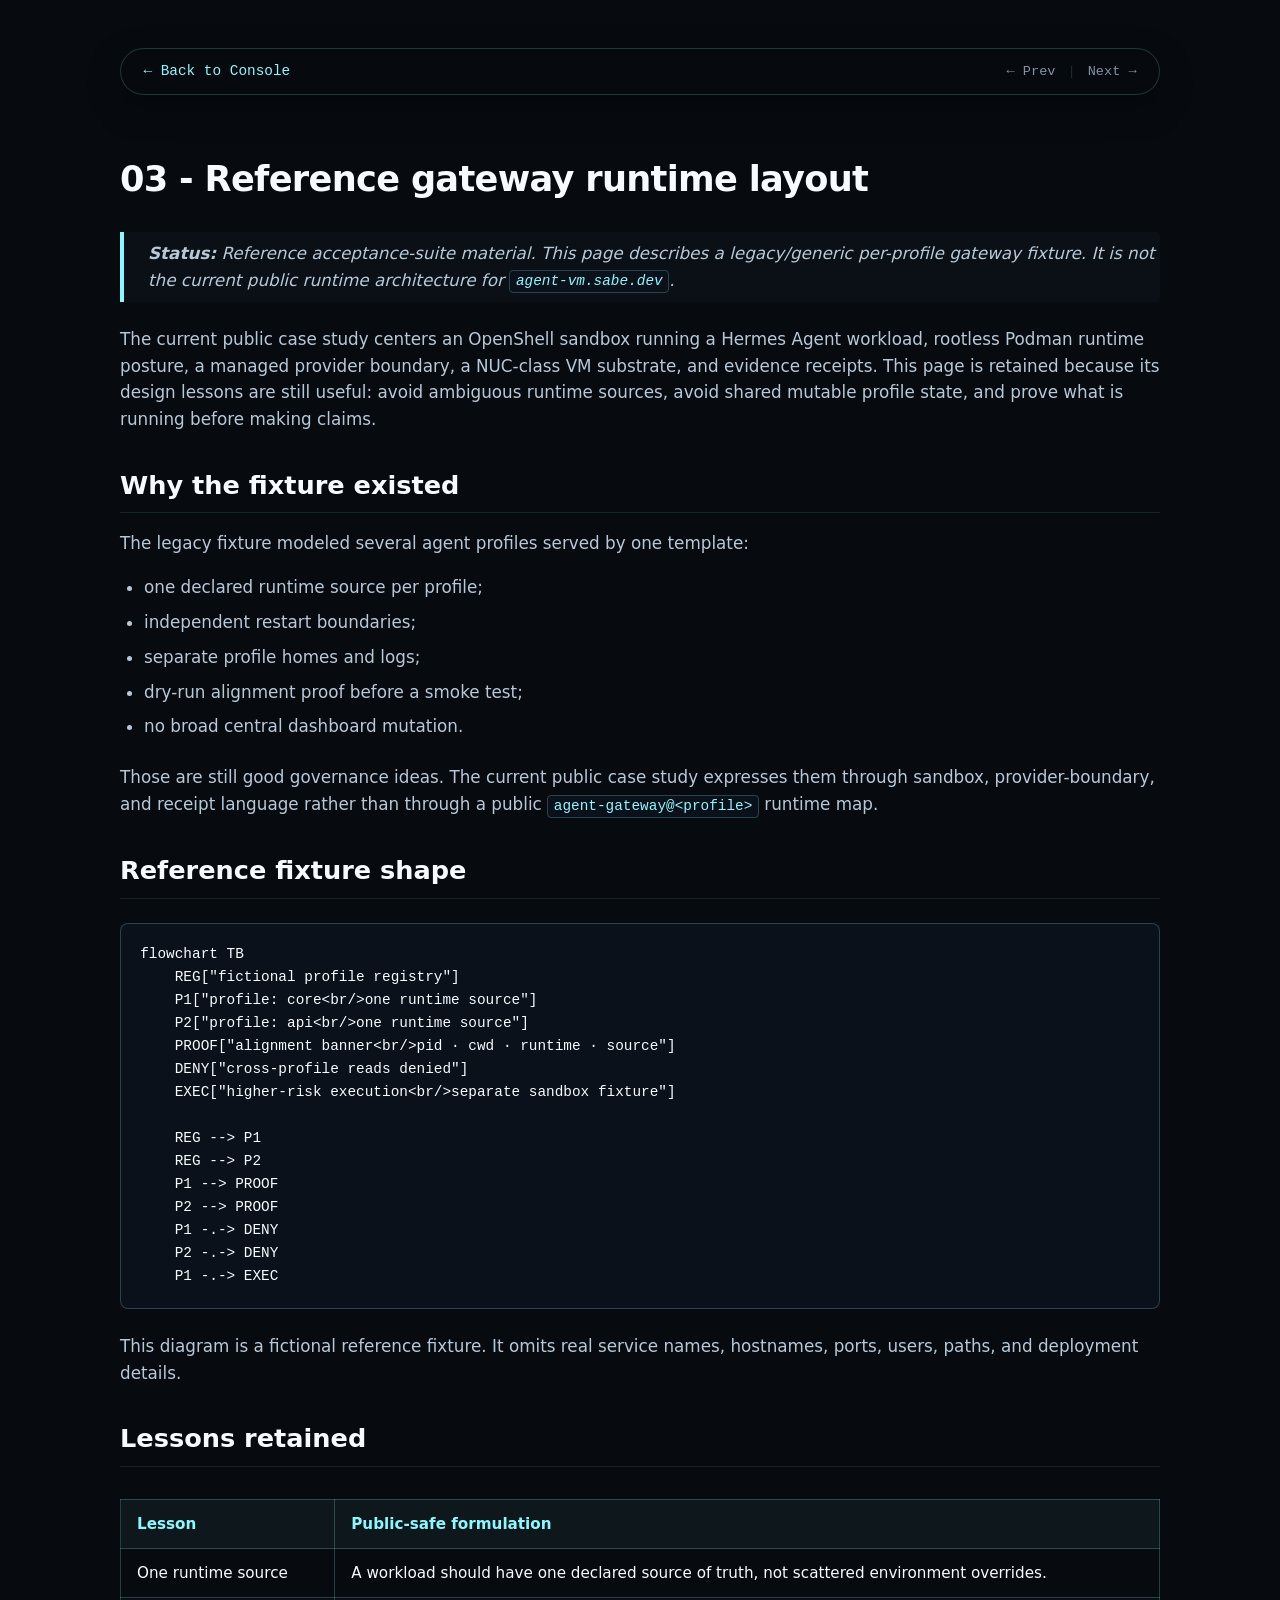
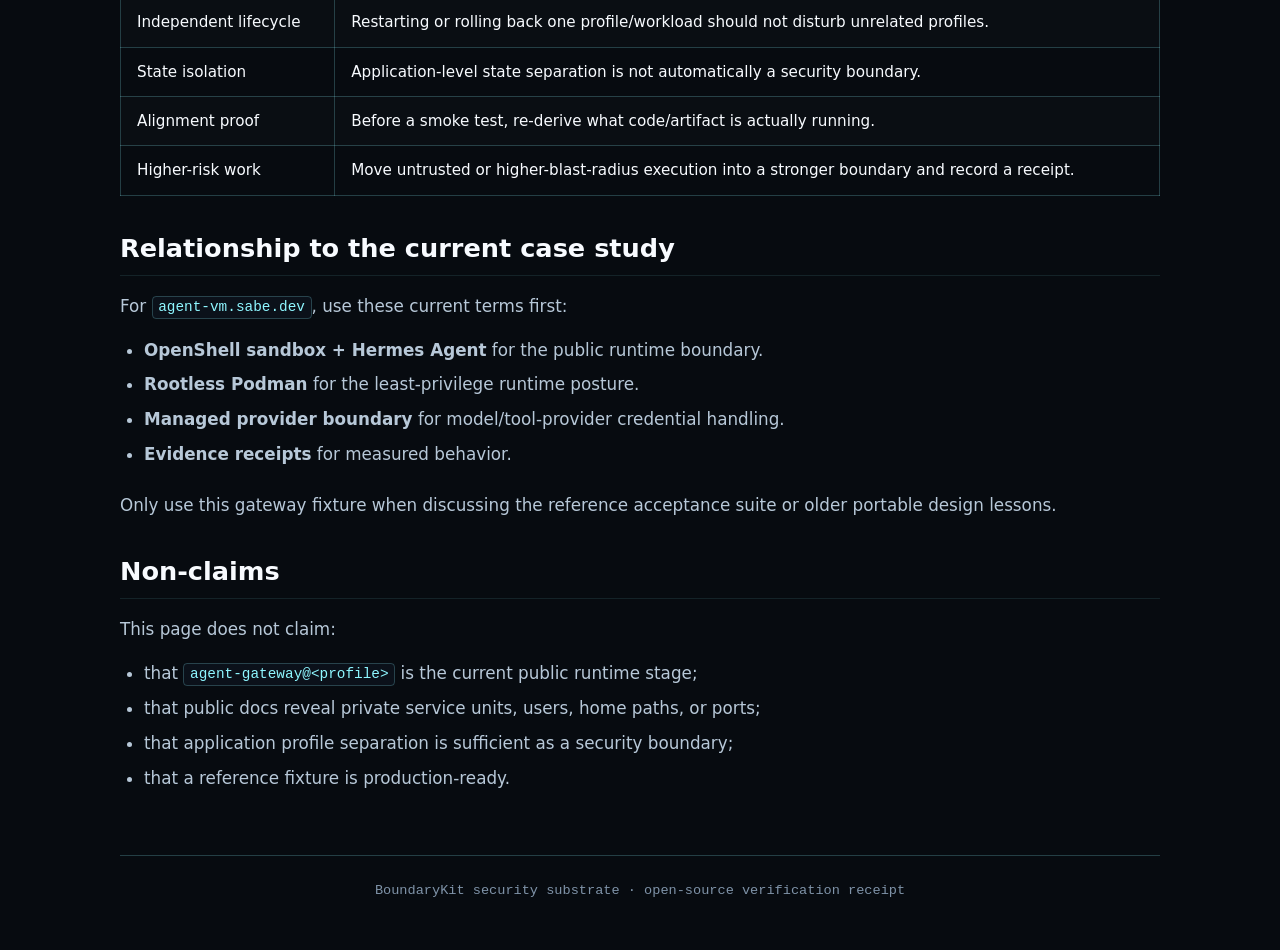
<file: site/docs/architecture/03-gateway-runtime-layout.html>
<!DOCTYPE html>
<html lang="en">
<head>
  <meta charset="UTF-8">
  <meta name="viewport" content="width=device-width, initial-scale=1.0">
  <meta name="description" content="Status: Reference acceptance-suite material. This page describes a legacy/generic per-profile gateway fixture. It is not the current public runtime architecture for...">
  <title>03 - Reference gateway runtime layout · BoundaryKit specs</title>
  <style>
    :root {
      color-scheme: dark;
      --ink: #070b10;
      --ink-2: #0b111a;
      --panel: rgba(14, 24, 36, 0.78);
      --panel-strong: #101a27;
      --line: rgba(142, 246, 255, 0.22);
      --text: #f8fbff;
      --muted: #b7c8d8;
      --dim: #7f93a8;
      --cyan: #8ef6ff;
      --font-body: "SF Pro Text", "Segoe UI", ui-sans-serif, system-ui, sans-serif;
      --font-mono: "SFMono-Regular", "Cascadia Code", "Liberation Mono", ui-monospace, monospace;
    }

    body {
      background-color: var(--ink);
      color: var(--text);
      font-family: var(--font-body);
      line-height: 1.6;
      margin: 0;
      padding: 0;
    }

    .container {
      max-width: 1040px;
      margin: 0 auto;
      padding: clamp(1rem, 4vw, 3rem) 1.5rem;
    }

    .site-header {
      position: sticky;
      top: 16px;
      z-index: 100;
      display: flex;
      justify-content: space-between;
      align-items: center;
      padding: 0.7rem 1.4rem;
      border: 1px solid rgba(142, 246, 255, 0.18);
      border-radius: 999px;
      background: rgba(7, 11, 16, 0.74);
      backdrop-filter: blur(18px);
      -webkit-backdrop-filter: blur(18px);
      box-shadow: 0 12px 32px rgba(0, 0, 0, 0.4);
      margin-bottom: 3.5rem;
    }

    .top-nav-group {
      display: flex;
      align-items: center;
      gap: 0.75rem;
      font-family: var(--font-mono);
      font-size: 0.85rem;
    }

    .top-nav-link {
      color: var(--dim);
      text-decoration: none;
      transition: color 0.2s;
      border-bottom: none !important;
    }

    .top-nav-link:hover:not(.disabled) {
      color: var(--cyan);
    }

    .top-nav-link.disabled {
      color: rgba(127, 147, 168, 0.3);
      cursor: not-allowed;
    }

    .top-nav-separator {
      color: rgba(142, 246, 255, 0.15);
    }

    .back-link {
      color: var(--cyan);
      text-decoration: none;
      font-family: var(--font-mono);
      font-size: 0.9rem;
      transition: color 0.2s;
      border-bottom: none !important;
    }

    .back-link:hover {
      color: var(--text);
      border-bottom: none !important;
    }

    h1, h2, h3, h4, h5, h6 {
      color: var(--text);
      font-weight: 600;
      margin-top: 2rem;
      margin-bottom: 1rem;
    }

    h1 {
      font-size: 2.2rem;
      margin-top: 0;
      letter-spacing: -0.02em;
    }

    h2 {
      font-size: 1.6rem;
      border-bottom: 1px solid rgba(142, 246, 255, 0.1);
      padding-bottom: 0.4rem;
    }

    h3 {
      font-size: 1.25rem;
    }

    p, li {
      color: var(--muted);
      font-size: 1.05rem;
    }

    a {
      color: var(--cyan);
      text-decoration: none;
      border-bottom: 1px dotted rgba(142, 246, 255, 0.4);
    }

    a:hover {
      color: var(--text);
      border-bottom-style: solid;
    }

    ul, ol {
      padding-left: 1.5rem;
      margin-bottom: 1.5rem;
    }

    li {
      margin-bottom: 0.5rem;
    }

    code {
      font-family: var(--font-mono);
      background-color: var(--ink-2);
      border: 1px solid var(--line);
      padding: 0.15rem 0.35rem;
      border-radius: 4px;
      font-size: 0.9rem;
      color: var(--cyan);
    }

    pre {
      background-color: var(--ink-2);
      border: 1px solid var(--line);
      padding: 1.2rem;
      border-radius: 8px;
      overflow-x: auto;
      margin: 1.5rem 0;
    }

    pre code {
      background-color: transparent;
      border: none;
      padding: 0;
      color: var(--text);
    }

    table {
      width: 100%;
      border-collapse: collapse;
      margin: 2rem 0;
      font-size: 0.95rem;
    }

    th, td {
      padding: 0.75rem 1rem;
      border: 1px solid var(--line);
      text-align: left;
    }

    th {
      background-color: rgba(142, 246, 255, 0.05);
      color: var(--cyan);
      font-weight: 600;
    }

    tr:nth-child(even) {
      background-color: rgba(255, 255, 255, 0.01);
    }

    blockquote {
      border-left: 4px solid var(--cyan);
      margin: 1.5rem 0;
      padding: 0.5rem 0 0.5rem 1.5rem;
      background-color: rgba(142, 246, 255, 0.02);
      border-radius: 0 4px 4px 0;
    }

    blockquote p {
      margin: 0;
      font-style: italic;
    }

    /* Pagination CSS */
    .pagination-nav {
      display: flex;
      justify-content: space-between;
      gap: 1.5rem;
      margin-top: 4rem;
      border-top: 1px solid var(--line);
      padding-top: 2rem;
    }

    .nav-prev, .nav-next {
      flex: 1;
      display: flex;
      flex-direction: column;
      text-decoration: none;
      border-bottom: none !important;
    }

    .nav-next {
      align-items: flex-end;
      text-align: right;
    }

    .nav-label {
      font-size: 0.75rem;
      color: var(--dim);
      text-transform: uppercase;
      font-family: var(--font-mono);
      margin-bottom: 0.35rem;
    }

    .nav-title {
      font-size: 1.05rem;
      color: var(--cyan);
      font-weight: 600;
      transition: color 0.2s, transform 0.2s;
    }

    .nav-prev:hover .nav-title {
      color: var(--text);
      transform: translateX(-4px);
    }

    .nav-next:hover .nav-title {
      color: var(--text);
      transform: translateX(4px);
    }

    footer {
      margin-top: 4rem;
      border-top: 1px solid var(--line);
      padding-top: 1.5rem;
      text-align: center;
      color: var(--dim);
      font-family: var(--font-mono);
      font-size: 0.85rem;
    }

    @media (max-width: 720px) {
      .site-header {
        top: 12px;
        padding: 0.55rem 1.1rem;
        margin-bottom: 2rem;
        font-size: 0.9rem;
      }
      .back-link {
        font-size: 0.8rem;
      }
      .top-nav-group {
        font-size: 0.75rem;
        gap: 0.5rem;
      }
    }
  </style>
</head>
<body>
  <div class="container">
    <header class="site-header">
      <a class="back-link" href="../../index.html">← Back to Console</a>
      <div class="top-nav-group">
        <a href="../../docs/architecture/02-promotion-control-plane.html" class="top-nav-link" title="02 — Promotion Control Plane">← Prev</a>
        <span class="top-nav-separator">|</span>
        <a href="../../docs/architecture/04-production-governance.html" class="top-nav-link" title="04 — Governance And Claim Discipline">Next →</a>
      </div>
    </header>
    <main>
      <h1 id="03-reference-gateway-runtime-layout">03 - Reference gateway runtime layout</h1>
<blockquote>
<p><strong>Status:</strong> Reference acceptance-suite material. This page describes a legacy/generic per-profile
gateway fixture. It is not the current public runtime architecture for <code>agent-vm.sabe.dev</code>.</p>
</blockquote>
<p>The current public case study centers an OpenShell sandbox running a Hermes Agent workload, rootless
Podman runtime posture, a managed provider boundary, a NUC-class VM substrate, and evidence receipts.
This page is retained because its design lessons are still useful: avoid ambiguous runtime sources,
avoid shared mutable profile state, and prove what is running before making claims.</p>
<h2 id="why-the-fixture-existed">Why the fixture existed</h2>
<p>The legacy fixture modeled several agent profiles served by one template:</p>
<ul>
<li>one declared runtime source per profile;</li>
<li>independent restart boundaries;</li>
<li>separate profile homes and logs;</li>
<li>dry-run alignment proof before a smoke test;</li>
<li>no broad central dashboard mutation.</li>
</ul>
<p>Those are still good governance ideas. The current public case study expresses them through sandbox,
provider-boundary, and receipt language rather than through a public <code>agent-gateway@&lt;profile&gt;</code> runtime
map.</p>
<h2 id="reference-fixture-shape">Reference fixture shape</h2>
<pre><code class="language-mermaid">flowchart TB
    REG[&quot;fictional profile registry&quot;]
    P1[&quot;profile: core&lt;br/&gt;one runtime source&quot;]
    P2[&quot;profile: api&lt;br/&gt;one runtime source&quot;]
    PROOF[&quot;alignment banner&lt;br/&gt;pid · cwd · runtime · source&quot;]
    DENY[&quot;cross-profile reads denied&quot;]
    EXEC[&quot;higher-risk execution&lt;br/&gt;separate sandbox fixture&quot;]

    REG --&gt; P1
    REG --&gt; P2
    P1 --&gt; PROOF
    P2 --&gt; PROOF
    P1 -.-&gt; DENY
    P2 -.-&gt; DENY
    P1 -.-&gt; EXEC
</code></pre>
<p>This diagram is a fictional reference fixture. It omits real service names, hostnames, ports, users,
paths, and deployment details.</p>
<h2 id="lessons-retained">Lessons retained</h2>
<table>
<thead>
<tr>
<th>Lesson</th>
<th>Public-safe formulation</th>
</tr>
</thead>
<tbody>
<tr>
<td>One runtime source</td>
<td>A workload should have one declared source of truth, not scattered environment overrides.</td>
</tr>
<tr>
<td>Independent lifecycle</td>
<td>Restarting or rolling back one profile/workload should not disturb unrelated profiles.</td>
</tr>
<tr>
<td>State isolation</td>
<td>Application-level state separation is not automatically a security boundary.</td>
</tr>
<tr>
<td>Alignment proof</td>
<td>Before a smoke test, re-derive what code/artifact is actually running.</td>
</tr>
<tr>
<td>Higher-risk work</td>
<td>Move untrusted or higher-blast-radius execution into a stronger boundary and record a receipt.</td>
</tr>
</tbody>
</table>
<h2 id="relationship-to-the-current-case-study">Relationship to the current case study</h2>
<p>For <code>agent-vm.sabe.dev</code>, use these current terms first:</p>
<ul>
<li><strong>OpenShell sandbox + Hermes Agent</strong> for the public runtime boundary.</li>
<li><strong>Rootless Podman</strong> for the least-privilege runtime posture.</li>
<li><strong>Managed provider boundary</strong> for model/tool-provider credential handling.</li>
<li><strong>Evidence receipts</strong> for measured behavior.</li>
</ul>
<p>Only use this gateway fixture when discussing the reference acceptance suite or older portable design
lessons.</p>
<h2 id="non-claims">Non-claims</h2>
<p>This page does not claim:</p>
<ul>
<li>that <code>agent-gateway@&lt;profile&gt;</code> is the current public runtime stage;</li>
<li>that public docs reveal private service units, users, home paths, or ports;</li>
<li>that application profile separation is sufficient as a security boundary;</li>
<li>that a reference fixture is production-ready.</li>
</ul>
    </main>

    <footer>
      BoundaryKit security substrate · open-source verification receipt
    </footer>
  </div>
</body>
</html>
</file>
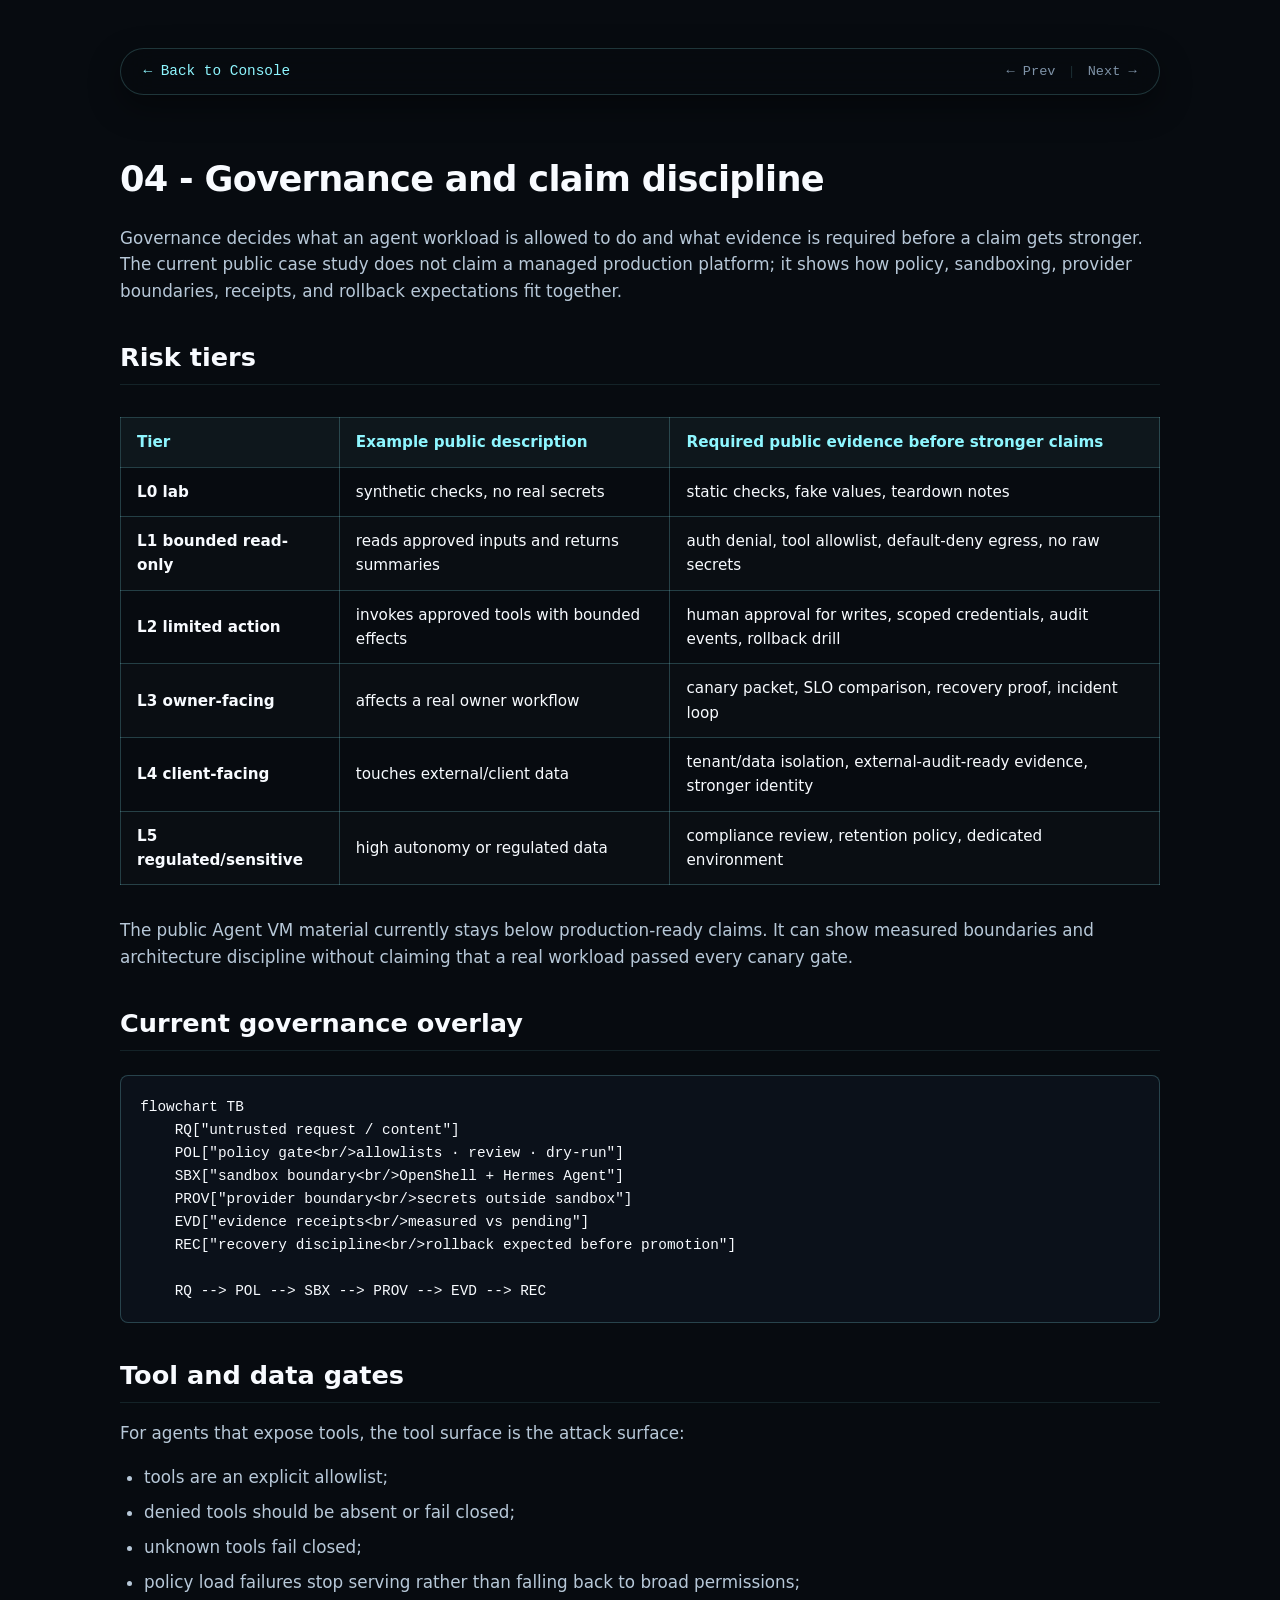
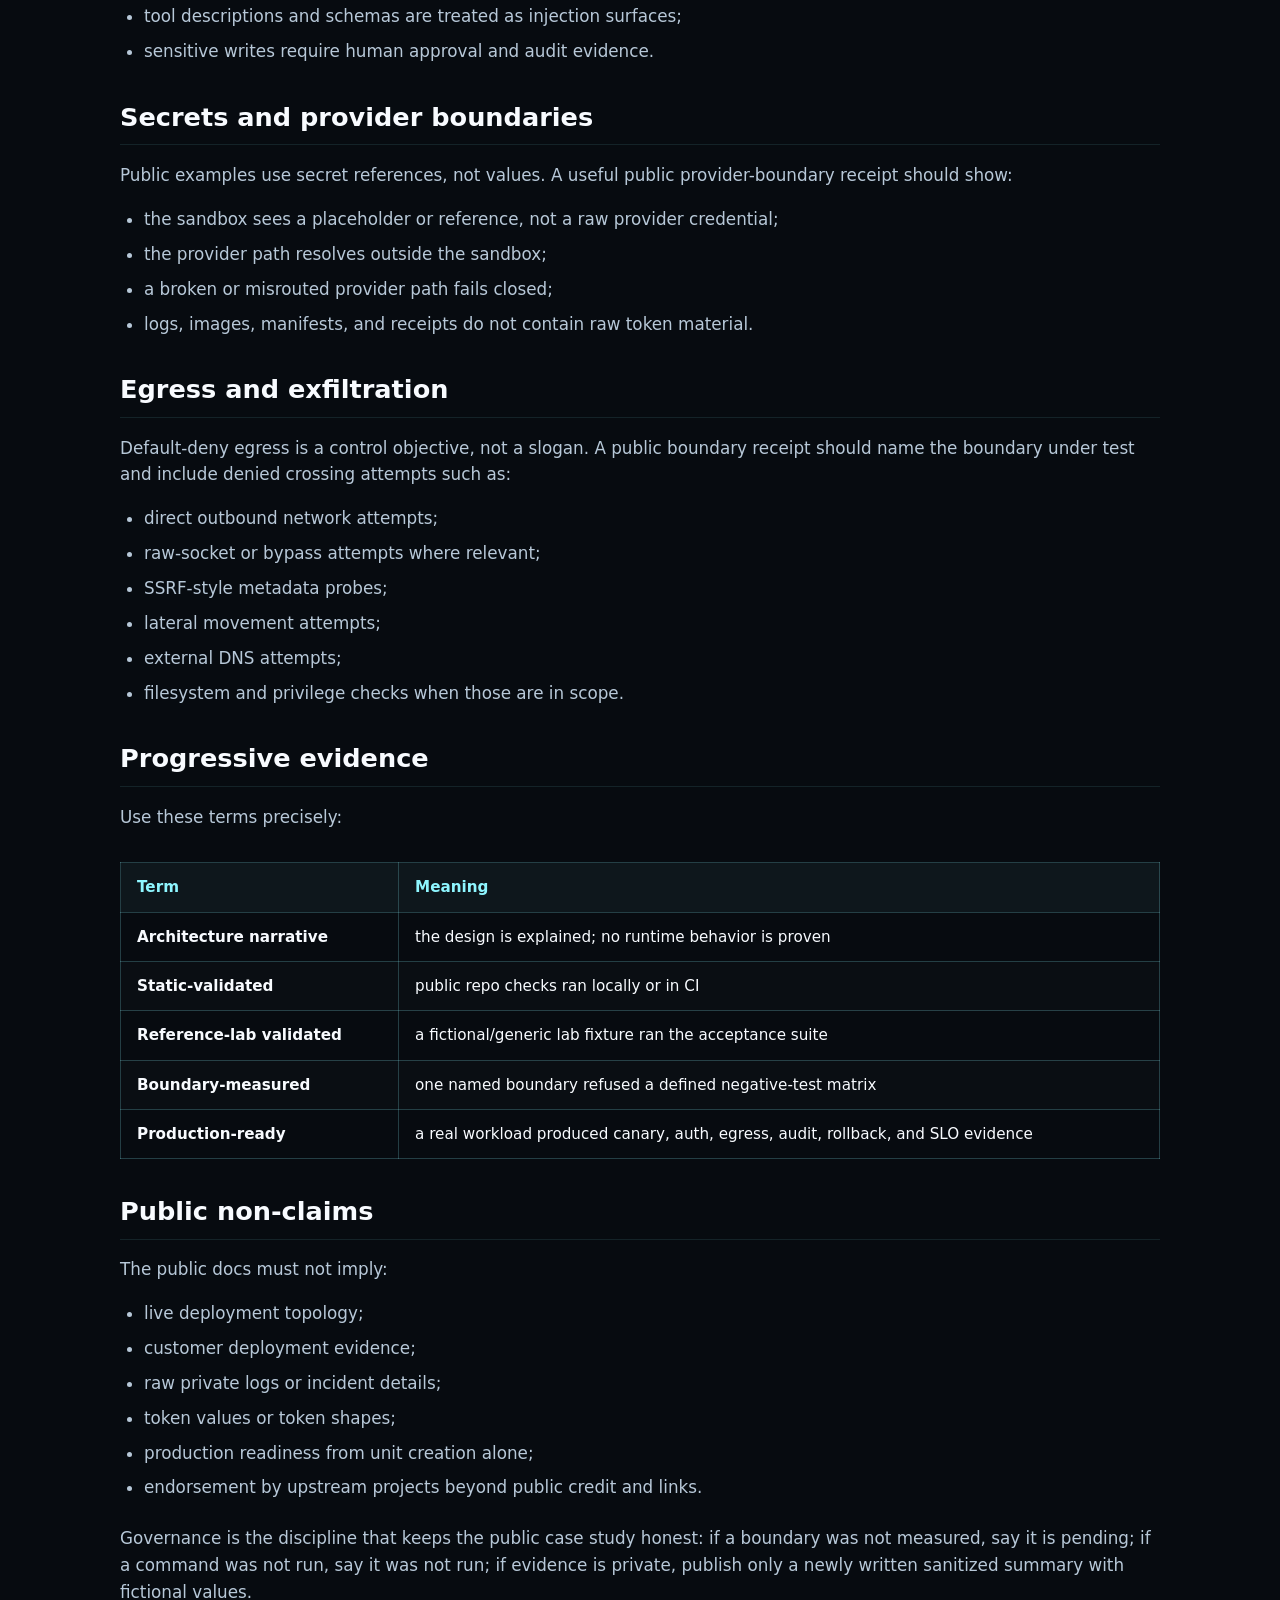
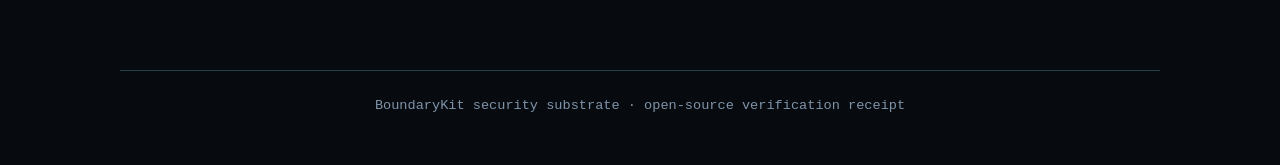
<file: site/docs/architecture/04-production-governance.html>
<!DOCTYPE html>
<html lang="en">
<head>
  <meta charset="UTF-8">
  <meta name="viewport" content="width=device-width, initial-scale=1.0">
  <meta name="description" content="Governance decides what an agent workload is allowed to do and what evidence is required before a claim gets stronger. The current public case study does not claim a managed...">
  <title>04 - Governance and claim discipline · BoundaryKit specs</title>
  <style>
    :root {
      color-scheme: dark;
      --ink: #070b10;
      --ink-2: #0b111a;
      --panel: rgba(14, 24, 36, 0.78);
      --panel-strong: #101a27;
      --line: rgba(142, 246, 255, 0.22);
      --text: #f8fbff;
      --muted: #b7c8d8;
      --dim: #7f93a8;
      --cyan: #8ef6ff;
      --font-body: "SF Pro Text", "Segoe UI", ui-sans-serif, system-ui, sans-serif;
      --font-mono: "SFMono-Regular", "Cascadia Code", "Liberation Mono", ui-monospace, monospace;
    }

    body {
      background-color: var(--ink);
      color: var(--text);
      font-family: var(--font-body);
      line-height: 1.6;
      margin: 0;
      padding: 0;
    }

    .container {
      max-width: 1040px;
      margin: 0 auto;
      padding: clamp(1rem, 4vw, 3rem) 1.5rem;
    }

    .site-header {
      position: sticky;
      top: 16px;
      z-index: 100;
      display: flex;
      justify-content: space-between;
      align-items: center;
      padding: 0.7rem 1.4rem;
      border: 1px solid rgba(142, 246, 255, 0.18);
      border-radius: 999px;
      background: rgba(7, 11, 16, 0.74);
      backdrop-filter: blur(18px);
      -webkit-backdrop-filter: blur(18px);
      box-shadow: 0 12px 32px rgba(0, 0, 0, 0.4);
      margin-bottom: 3.5rem;
    }

    .top-nav-group {
      display: flex;
      align-items: center;
      gap: 0.75rem;
      font-family: var(--font-mono);
      font-size: 0.85rem;
    }

    .top-nav-link {
      color: var(--dim);
      text-decoration: none;
      transition: color 0.2s;
      border-bottom: none !important;
    }

    .top-nav-link:hover:not(.disabled) {
      color: var(--cyan);
    }

    .top-nav-link.disabled {
      color: rgba(127, 147, 168, 0.3);
      cursor: not-allowed;
    }

    .top-nav-separator {
      color: rgba(142, 246, 255, 0.15);
    }

    .back-link {
      color: var(--cyan);
      text-decoration: none;
      font-family: var(--font-mono);
      font-size: 0.9rem;
      transition: color 0.2s;
      border-bottom: none !important;
    }

    .back-link:hover {
      color: var(--text);
      border-bottom: none !important;
    }

    h1, h2, h3, h4, h5, h6 {
      color: var(--text);
      font-weight: 600;
      margin-top: 2rem;
      margin-bottom: 1rem;
    }

    h1 {
      font-size: 2.2rem;
      margin-top: 0;
      letter-spacing: -0.02em;
    }

    h2 {
      font-size: 1.6rem;
      border-bottom: 1px solid rgba(142, 246, 255, 0.1);
      padding-bottom: 0.4rem;
    }

    h3 {
      font-size: 1.25rem;
    }

    p, li {
      color: var(--muted);
      font-size: 1.05rem;
    }

    a {
      color: var(--cyan);
      text-decoration: none;
      border-bottom: 1px dotted rgba(142, 246, 255, 0.4);
    }

    a:hover {
      color: var(--text);
      border-bottom-style: solid;
    }

    ul, ol {
      padding-left: 1.5rem;
      margin-bottom: 1.5rem;
    }

    li {
      margin-bottom: 0.5rem;
    }

    code {
      font-family: var(--font-mono);
      background-color: var(--ink-2);
      border: 1px solid var(--line);
      padding: 0.15rem 0.35rem;
      border-radius: 4px;
      font-size: 0.9rem;
      color: var(--cyan);
    }

    pre {
      background-color: var(--ink-2);
      border: 1px solid var(--line);
      padding: 1.2rem;
      border-radius: 8px;
      overflow-x: auto;
      margin: 1.5rem 0;
    }

    pre code {
      background-color: transparent;
      border: none;
      padding: 0;
      color: var(--text);
    }

    table {
      width: 100%;
      border-collapse: collapse;
      margin: 2rem 0;
      font-size: 0.95rem;
    }

    th, td {
      padding: 0.75rem 1rem;
      border: 1px solid var(--line);
      text-align: left;
    }

    th {
      background-color: rgba(142, 246, 255, 0.05);
      color: var(--cyan);
      font-weight: 600;
    }

    tr:nth-child(even) {
      background-color: rgba(255, 255, 255, 0.01);
    }

    blockquote {
      border-left: 4px solid var(--cyan);
      margin: 1.5rem 0;
      padding: 0.5rem 0 0.5rem 1.5rem;
      background-color: rgba(142, 246, 255, 0.02);
      border-radius: 0 4px 4px 0;
    }

    blockquote p {
      margin: 0;
      font-style: italic;
    }

    /* Pagination CSS */
    .pagination-nav {
      display: flex;
      justify-content: space-between;
      gap: 1.5rem;
      margin-top: 4rem;
      border-top: 1px solid var(--line);
      padding-top: 2rem;
    }

    .nav-prev, .nav-next {
      flex: 1;
      display: flex;
      flex-direction: column;
      text-decoration: none;
      border-bottom: none !important;
    }

    .nav-next {
      align-items: flex-end;
      text-align: right;
    }

    .nav-label {
      font-size: 0.75rem;
      color: var(--dim);
      text-transform: uppercase;
      font-family: var(--font-mono);
      margin-bottom: 0.35rem;
    }

    .nav-title {
      font-size: 1.05rem;
      color: var(--cyan);
      font-weight: 600;
      transition: color 0.2s, transform 0.2s;
    }

    .nav-prev:hover .nav-title {
      color: var(--text);
      transform: translateX(-4px);
    }

    .nav-next:hover .nav-title {
      color: var(--text);
      transform: translateX(4px);
    }

    footer {
      margin-top: 4rem;
      border-top: 1px solid var(--line);
      padding-top: 1.5rem;
      text-align: center;
      color: var(--dim);
      font-family: var(--font-mono);
      font-size: 0.85rem;
    }

    @media (max-width: 720px) {
      .site-header {
        top: 12px;
        padding: 0.55rem 1.1rem;
        margin-bottom: 2rem;
        font-size: 0.9rem;
      }
      .back-link {
        font-size: 0.8rem;
      }
      .top-nav-group {
        font-size: 0.75rem;
        gap: 0.5rem;
      }
    }
  </style>
</head>
<body>
  <div class="container">
    <header class="site-header">
      <a class="back-link" href="../../index.html">← Back to Console</a>
      <div class="top-nav-group">
        <a href="../../docs/architecture/03-gateway-runtime-layout.html" class="top-nav-link" title="03 — Reference Gateway Fixture">← Prev</a>
        <span class="top-nav-separator">|</span>
        <a href="../../docs/architecture/05-secure-gated-agent-preview-access.html" class="top-nav-link" title="05 — Gated Preview Access">Next →</a>
      </div>
    </header>
    <main>
      <h1 id="04-governance-and-claim-discipline">04 - Governance and claim discipline</h1>
<p>Governance decides what an agent workload is allowed to do and what evidence is required before a
claim gets stronger. The current public case study does not claim a managed production platform; it
shows how policy, sandboxing, provider boundaries, receipts, and rollback expectations fit together.</p>
<h2 id="risk-tiers">Risk tiers</h2>
<table>
<thead>
<tr>
<th>Tier</th>
<th>Example public description</th>
<th>Required public evidence before stronger claims</th>
</tr>
</thead>
<tbody>
<tr>
<td><strong>L0 lab</strong></td>
<td>synthetic checks, no real secrets</td>
<td>static checks, fake values, teardown notes</td>
</tr>
<tr>
<td><strong>L1 bounded read-only</strong></td>
<td>reads approved inputs and returns summaries</td>
<td>auth denial, tool allowlist, default-deny egress, no raw secrets</td>
</tr>
<tr>
<td><strong>L2 limited action</strong></td>
<td>invokes approved tools with bounded effects</td>
<td>human approval for writes, scoped credentials, audit events, rollback drill</td>
</tr>
<tr>
<td><strong>L3 owner-facing</strong></td>
<td>affects a real owner workflow</td>
<td>canary packet, SLO comparison, recovery proof, incident loop</td>
</tr>
<tr>
<td><strong>L4 client-facing</strong></td>
<td>touches external/client data</td>
<td>tenant/data isolation, external-audit-ready evidence, stronger identity</td>
</tr>
<tr>
<td><strong>L5 regulated/sensitive</strong></td>
<td>high autonomy or regulated data</td>
<td>compliance review, retention policy, dedicated environment</td>
</tr>
</tbody>
</table>
<p>The public Agent VM material currently stays below production-ready claims. It can show measured
boundaries and architecture discipline without claiming that a real workload passed every canary gate.</p>
<h2 id="current-governance-overlay">Current governance overlay</h2>
<pre><code class="language-mermaid">flowchart TB
    RQ[&quot;untrusted request / content&quot;]
    POL[&quot;policy gate&lt;br/&gt;allowlists · review · dry-run&quot;]
    SBX[&quot;sandbox boundary&lt;br/&gt;OpenShell + Hermes Agent&quot;]
    PROV[&quot;provider boundary&lt;br/&gt;secrets outside sandbox&quot;]
    EVD[&quot;evidence receipts&lt;br/&gt;measured vs pending&quot;]
    REC[&quot;recovery discipline&lt;br/&gt;rollback expected before promotion&quot;]

    RQ --&gt; POL --&gt; SBX --&gt; PROV --&gt; EVD --&gt; REC
</code></pre>
<h2 id="tool-and-data-gates">Tool and data gates</h2>
<p>For agents that expose tools, the tool surface is the attack surface:</p>
<ul>
<li>tools are an explicit allowlist;</li>
<li>denied tools should be absent or fail closed;</li>
<li>unknown tools fail closed;</li>
<li>policy load failures stop serving rather than falling back to broad permissions;</li>
<li>tool descriptions and schemas are treated as injection surfaces;</li>
<li>sensitive writes require human approval and audit evidence.</li>
</ul>
<h2 id="secrets-and-provider-boundaries">Secrets and provider boundaries</h2>
<p>Public examples use secret references, not values. A useful public provider-boundary receipt should
show:</p>
<ul>
<li>the sandbox sees a placeholder or reference, not a raw provider credential;</li>
<li>the provider path resolves outside the sandbox;</li>
<li>a broken or misrouted provider path fails closed;</li>
<li>logs, images, manifests, and receipts do not contain raw token material.</li>
</ul>
<h2 id="egress-and-exfiltration">Egress and exfiltration</h2>
<p>Default-deny egress is a control objective, not a slogan. A public boundary receipt should name the
boundary under test and include denied crossing attempts such as:</p>
<ul>
<li>direct outbound network attempts;</li>
<li>raw-socket or bypass attempts where relevant;</li>
<li>SSRF-style metadata probes;</li>
<li>lateral movement attempts;</li>
<li>external DNS attempts;</li>
<li>filesystem and privilege checks when those are in scope.</li>
</ul>
<h2 id="progressive-evidence">Progressive evidence</h2>
<p>Use these terms precisely:</p>
<table>
<thead>
<tr>
<th>Term</th>
<th>Meaning</th>
</tr>
</thead>
<tbody>
<tr>
<td><strong>Architecture narrative</strong></td>
<td>the design is explained; no runtime behavior is proven</td>
</tr>
<tr>
<td><strong>Static-validated</strong></td>
<td>public repo checks ran locally or in CI</td>
</tr>
<tr>
<td><strong>Reference-lab validated</strong></td>
<td>a fictional/generic lab fixture ran the acceptance suite</td>
</tr>
<tr>
<td><strong>Boundary-measured</strong></td>
<td>one named boundary refused a defined negative-test matrix</td>
</tr>
<tr>
<td><strong>Production-ready</strong></td>
<td>a real workload produced canary, auth, egress, audit, rollback, and SLO evidence</td>
</tr>
</tbody>
</table>
<h2 id="public-non-claims">Public non-claims</h2>
<p>The public docs must not imply:</p>
<ul>
<li>live deployment topology;</li>
<li>customer deployment evidence;</li>
<li>raw private logs or incident details;</li>
<li>token values or token shapes;</li>
<li>production readiness from unit creation alone;</li>
<li>endorsement by upstream projects beyond public credit and links.</li>
</ul>
<p>Governance is the discipline that keeps the public case study honest: if a boundary was not measured,
say it is pending; if a command was not run, say it was not run; if evidence is private, publish only a
newly written sanitized summary with fictional values.</p>
    </main>

    <footer>
      BoundaryKit security substrate · open-source verification receipt
    </footer>
  </div>
</body>
</html>
</file>
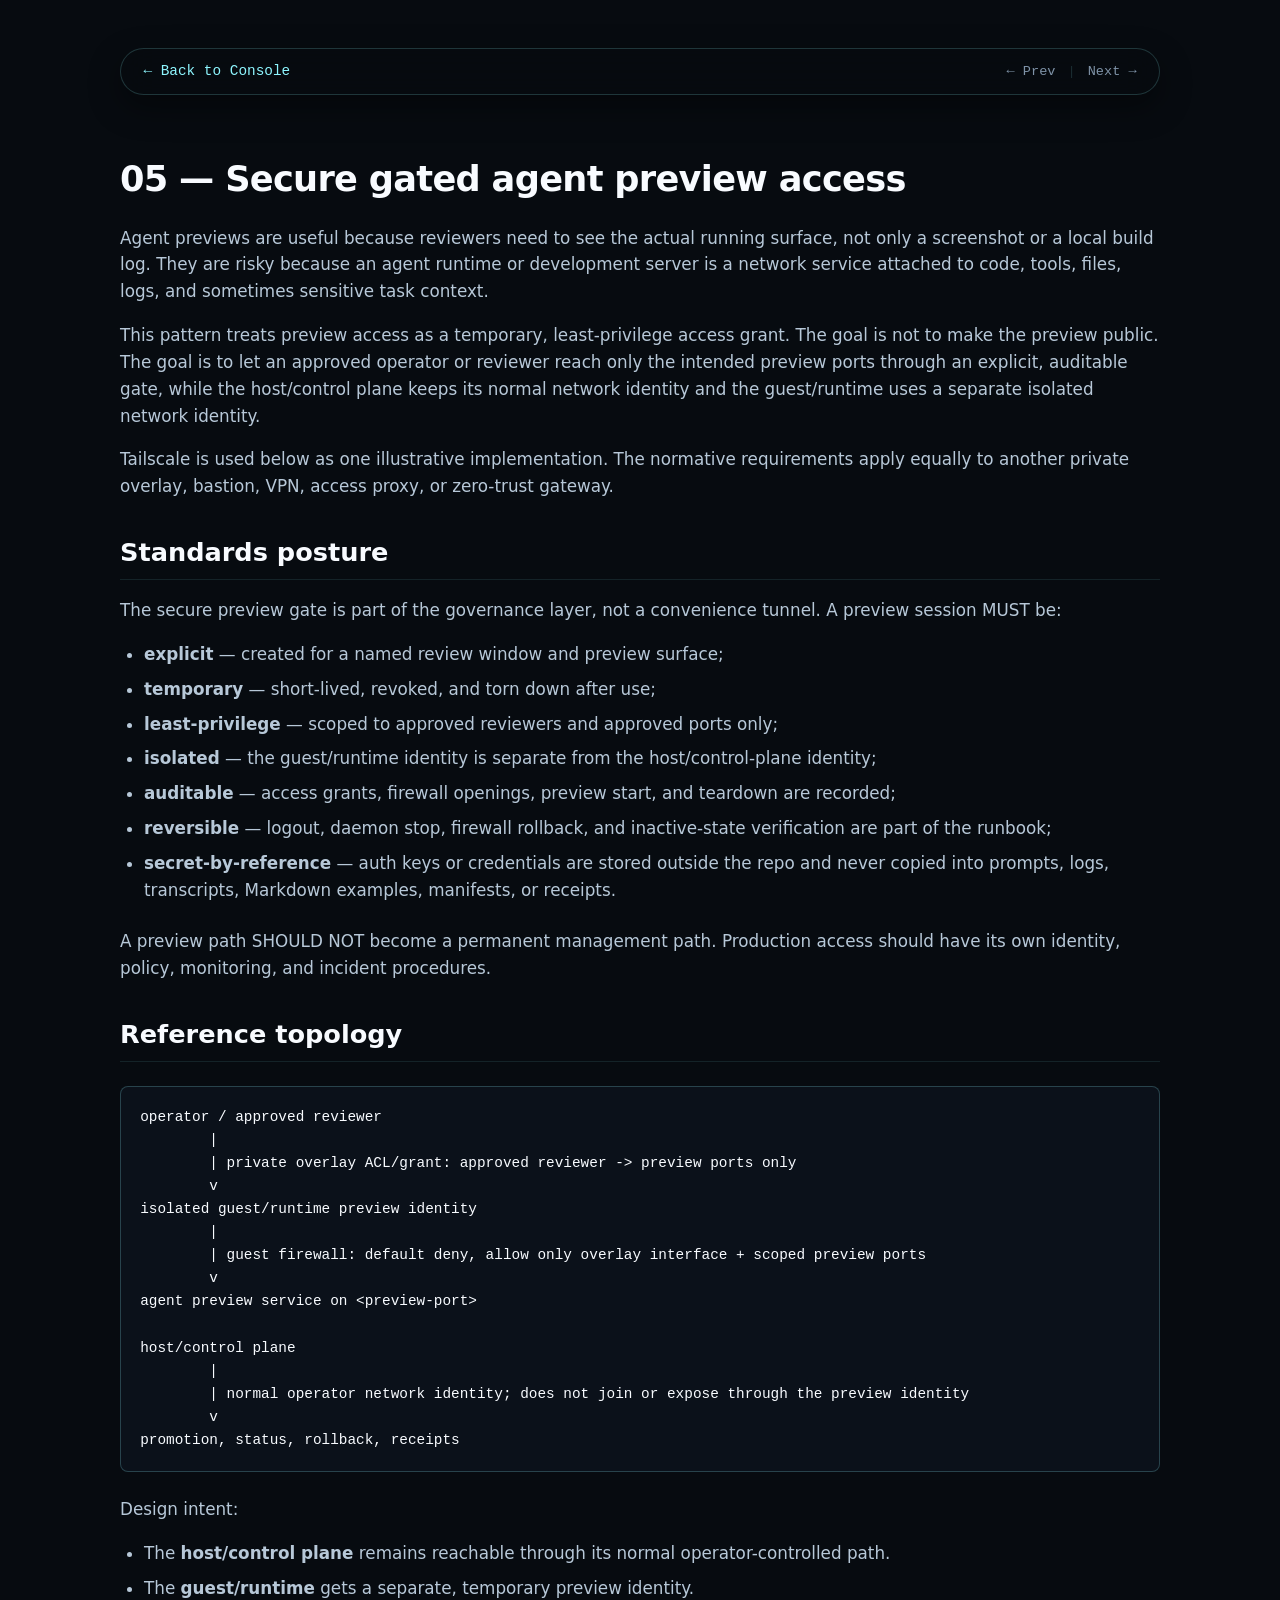
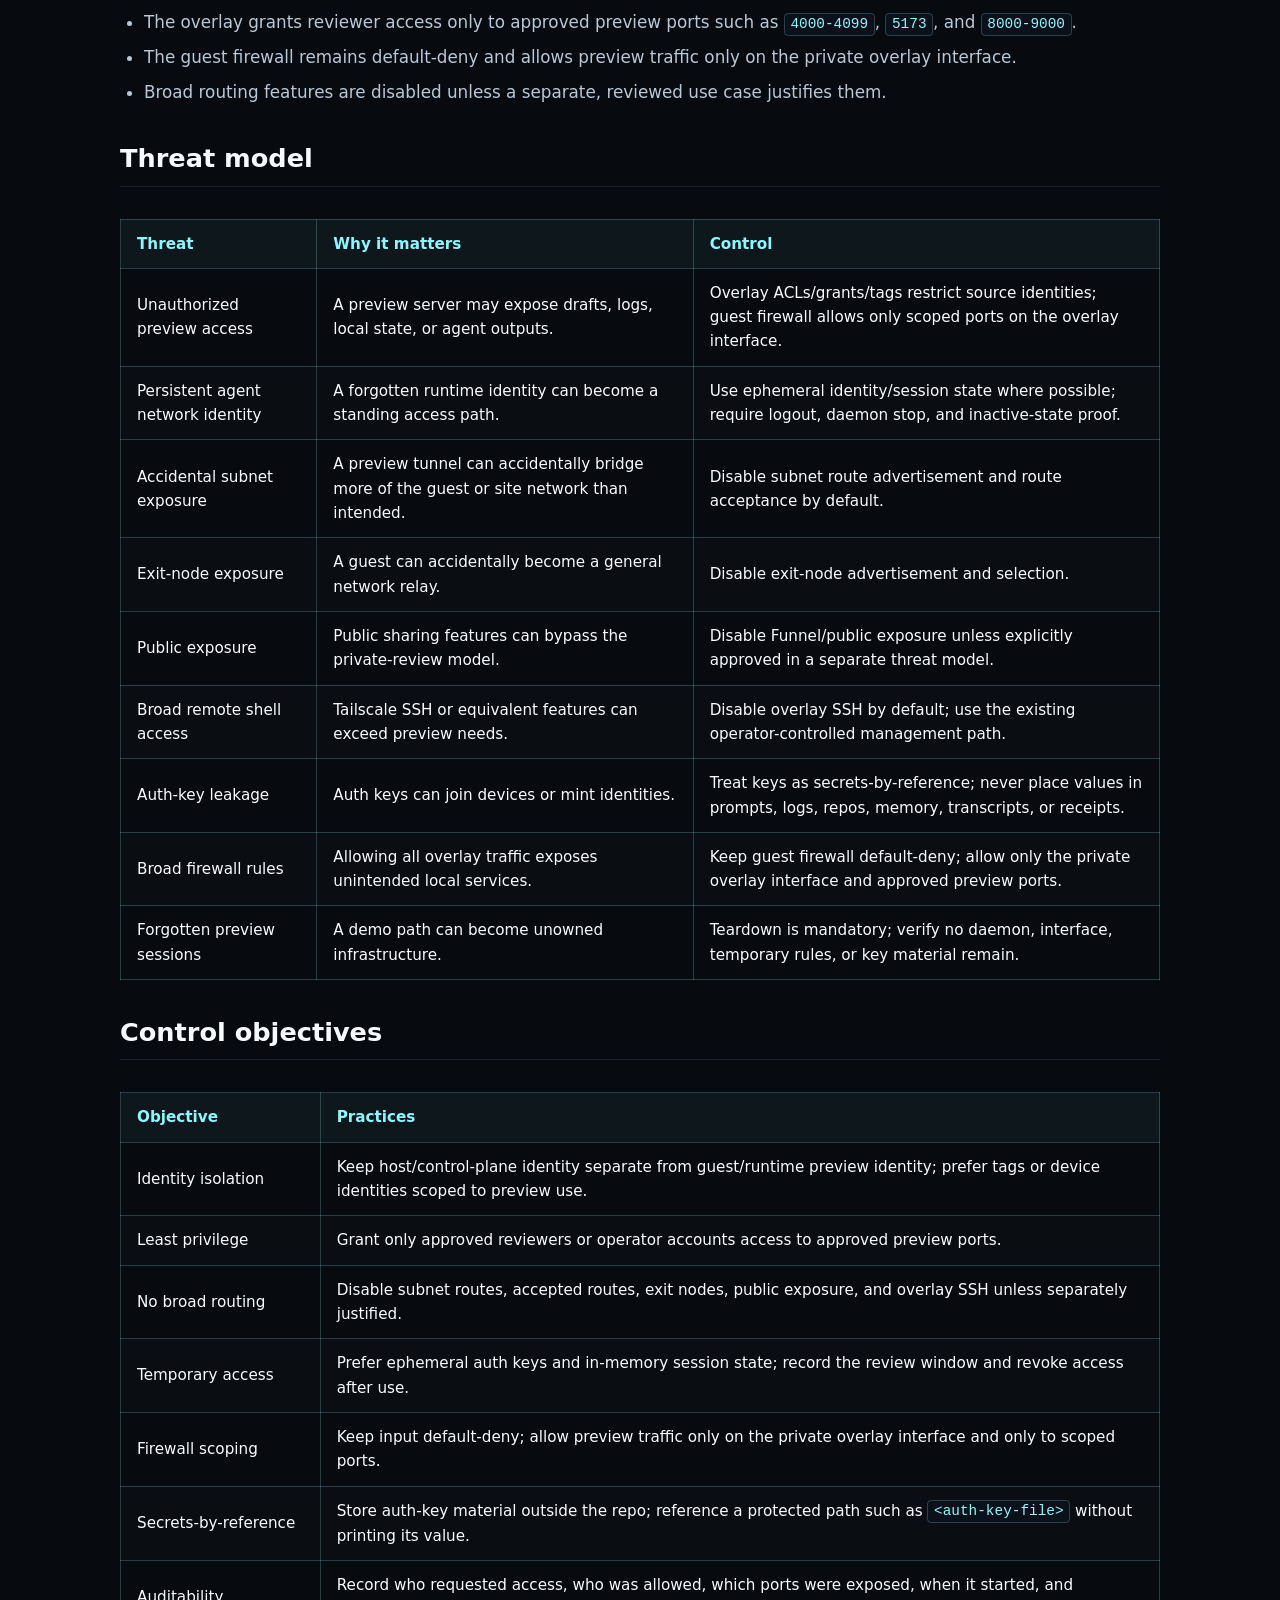
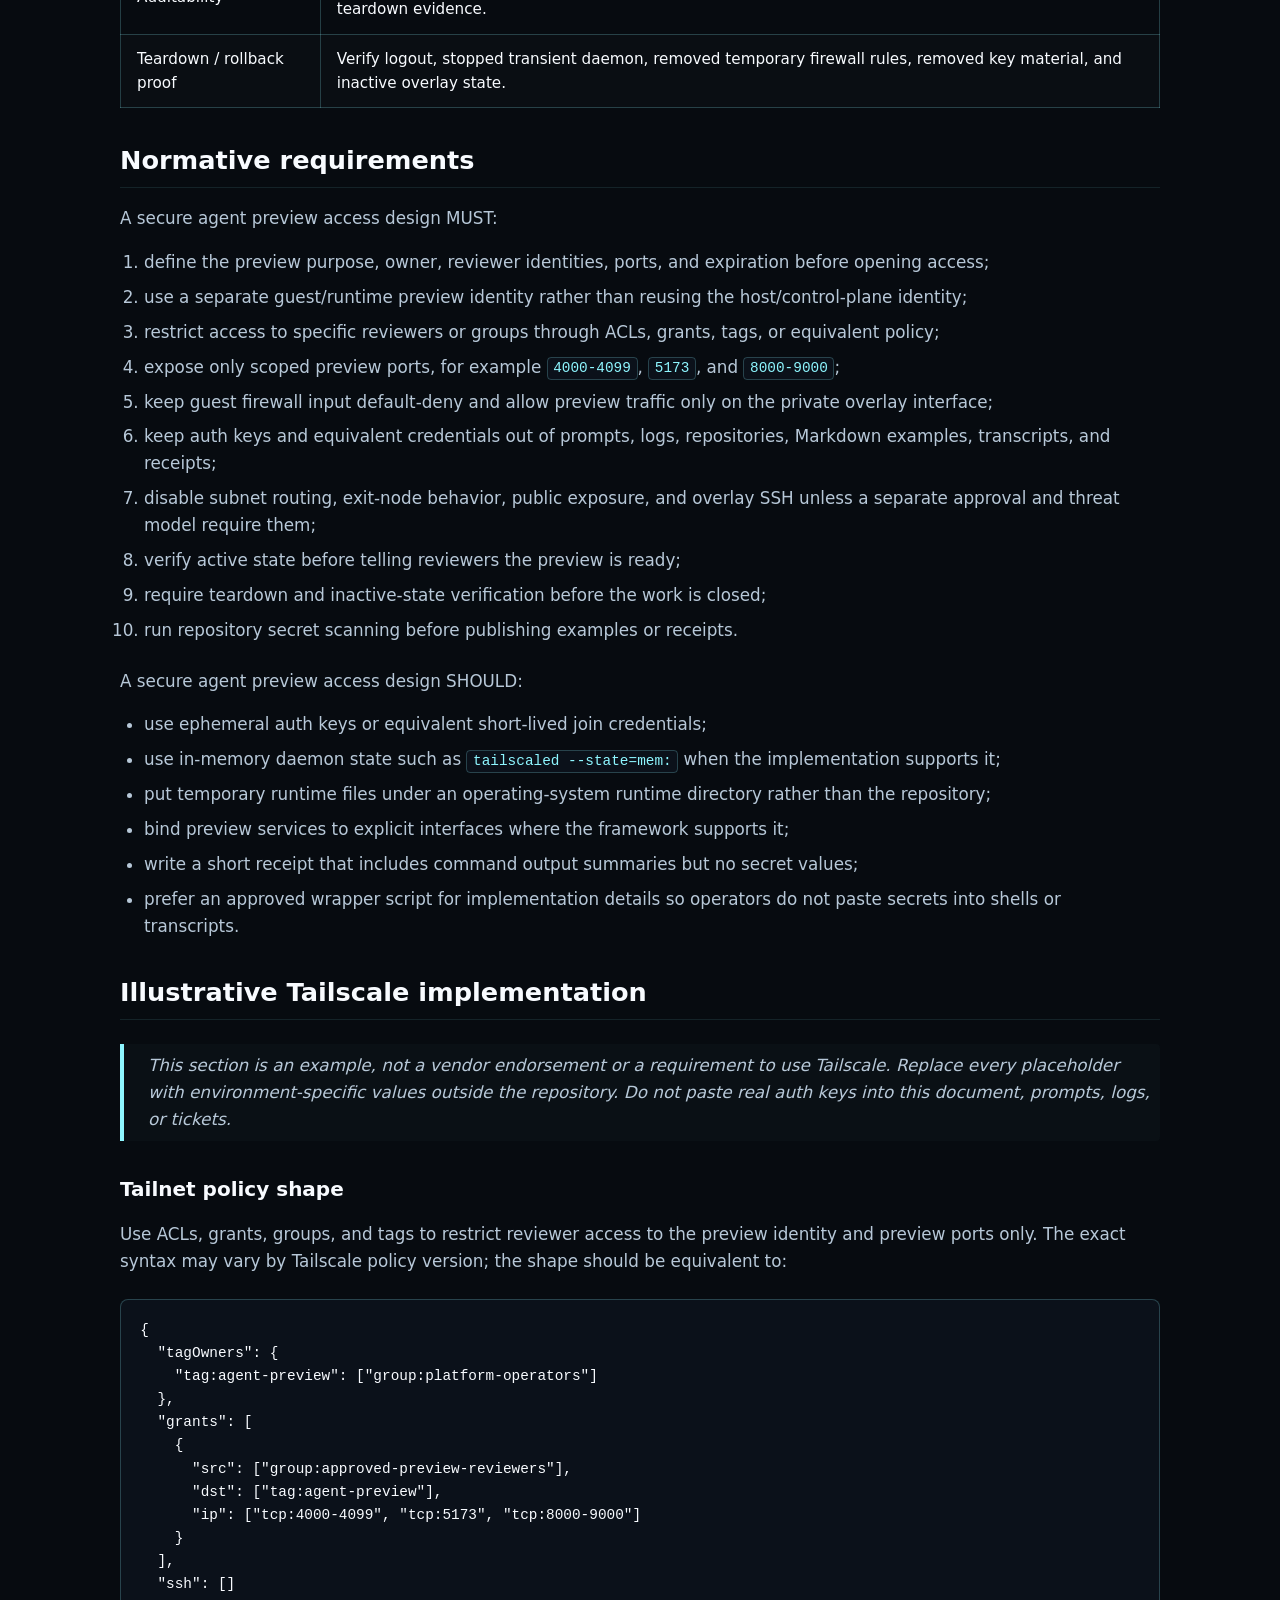
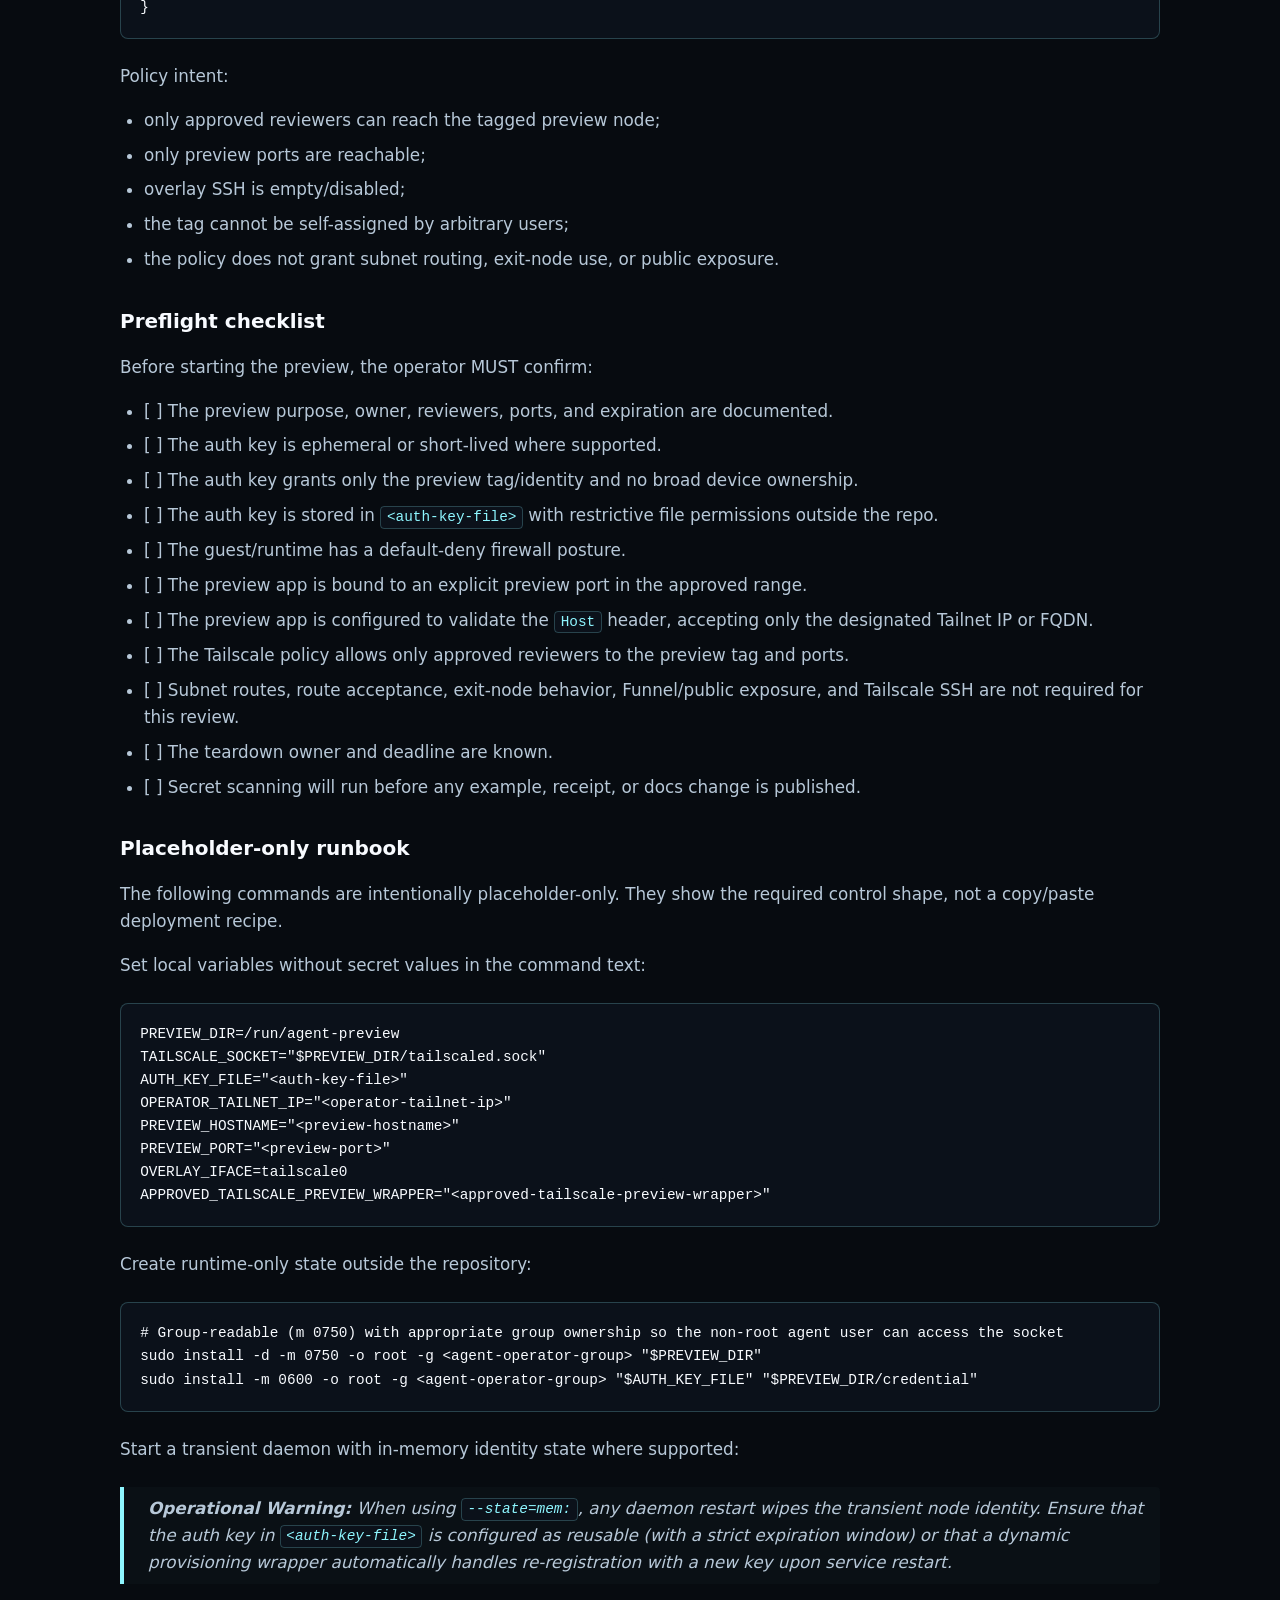
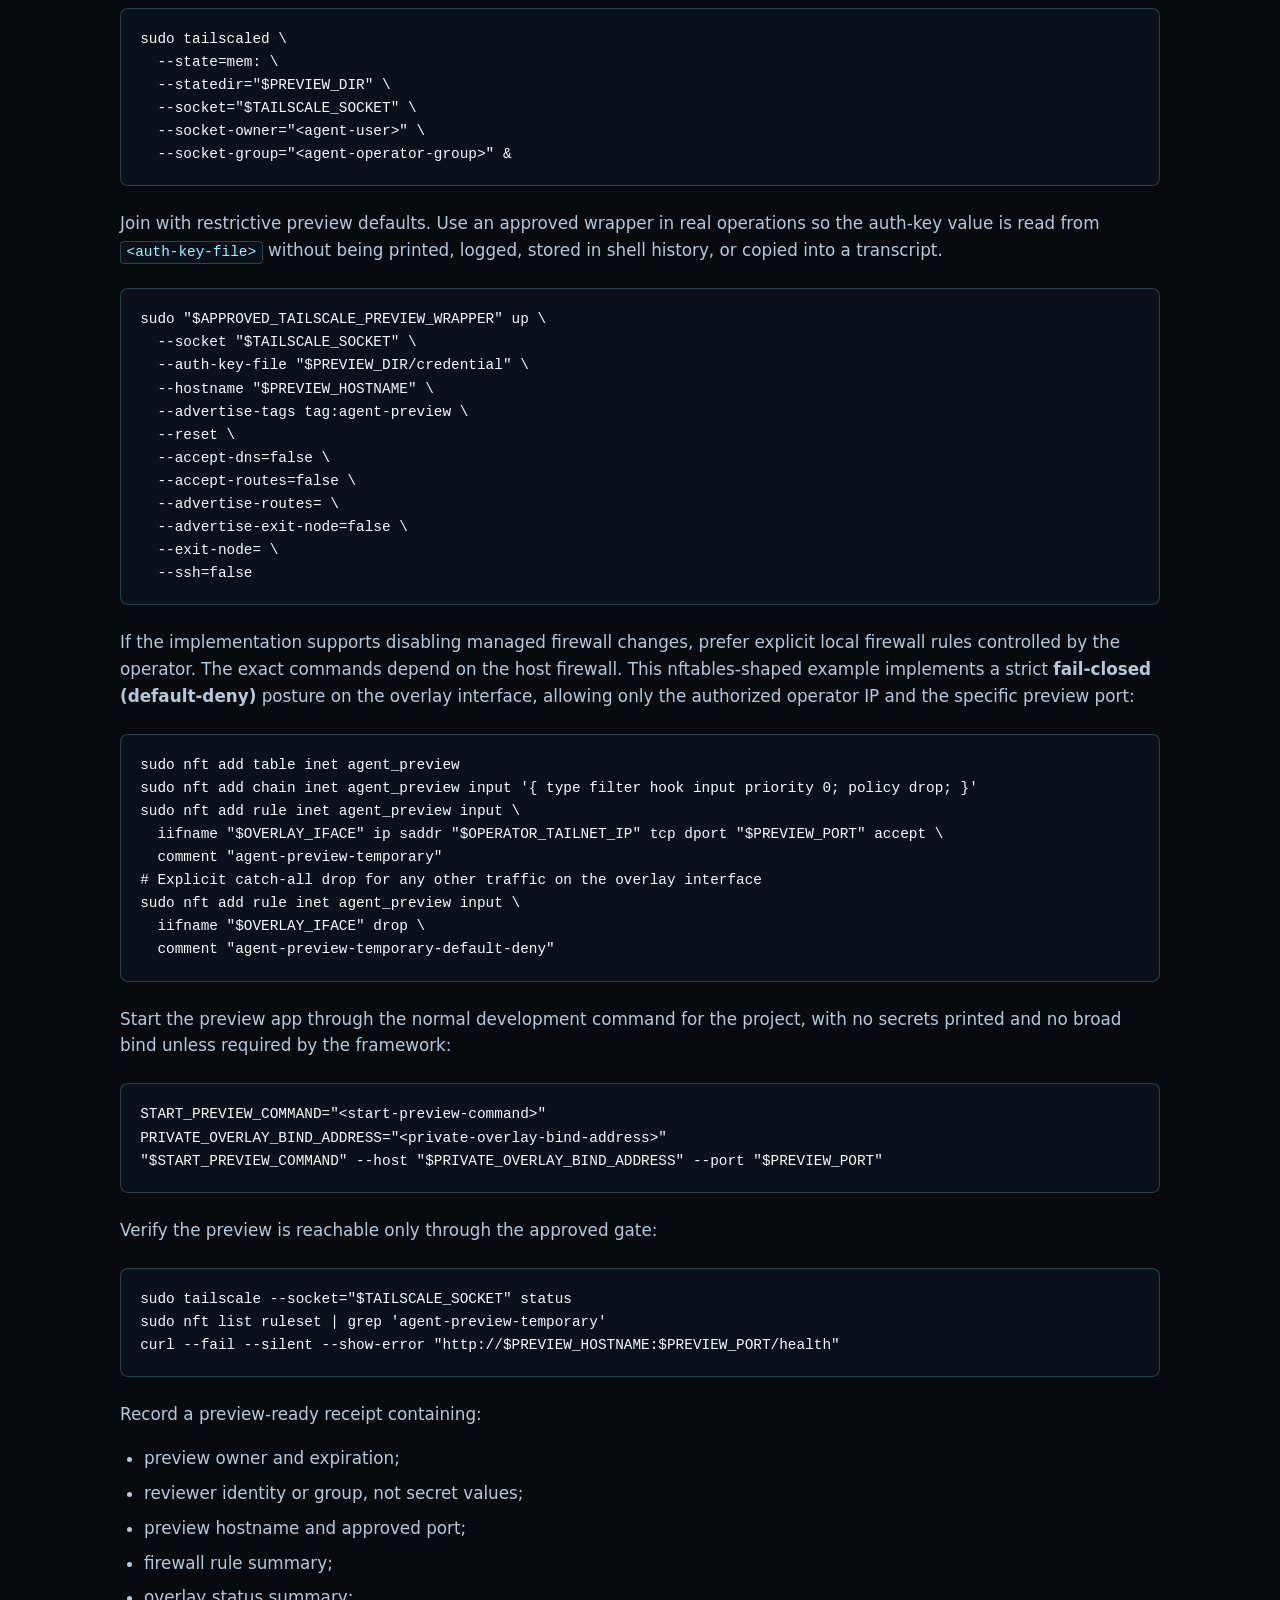
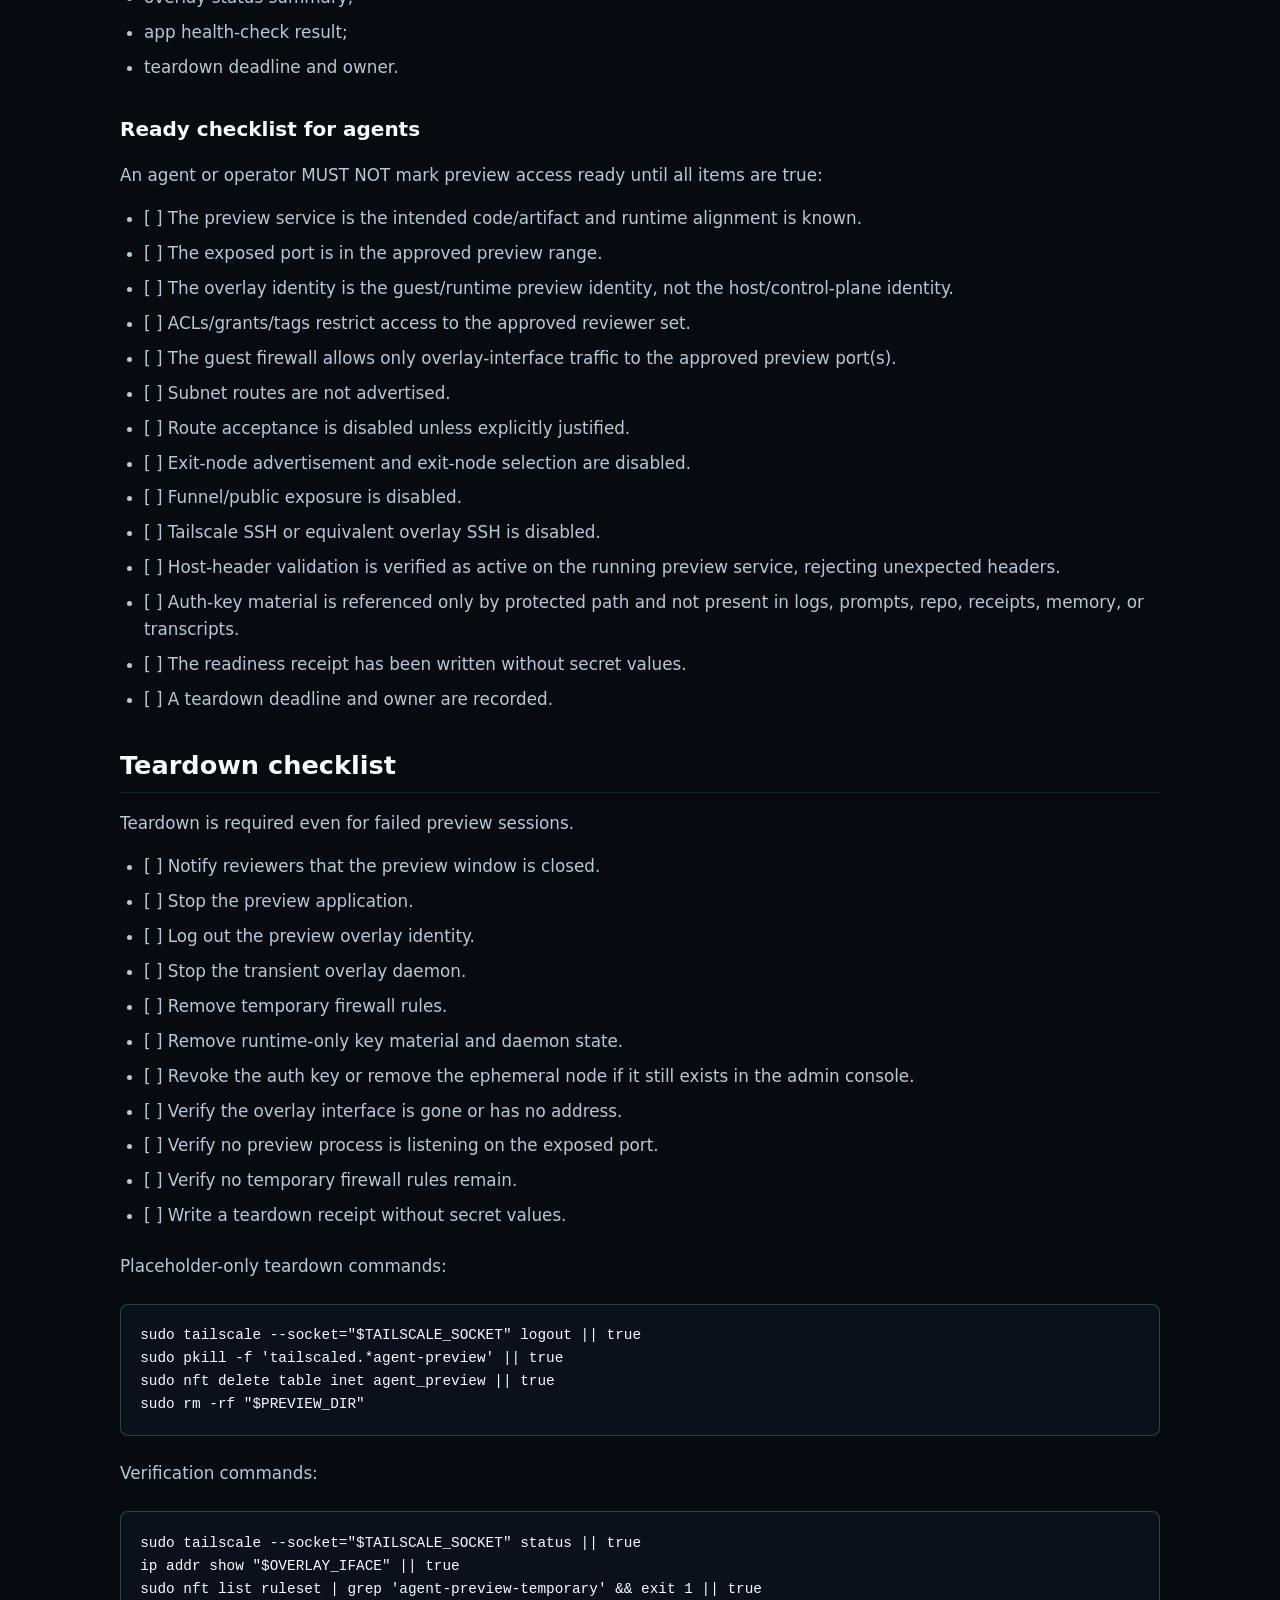
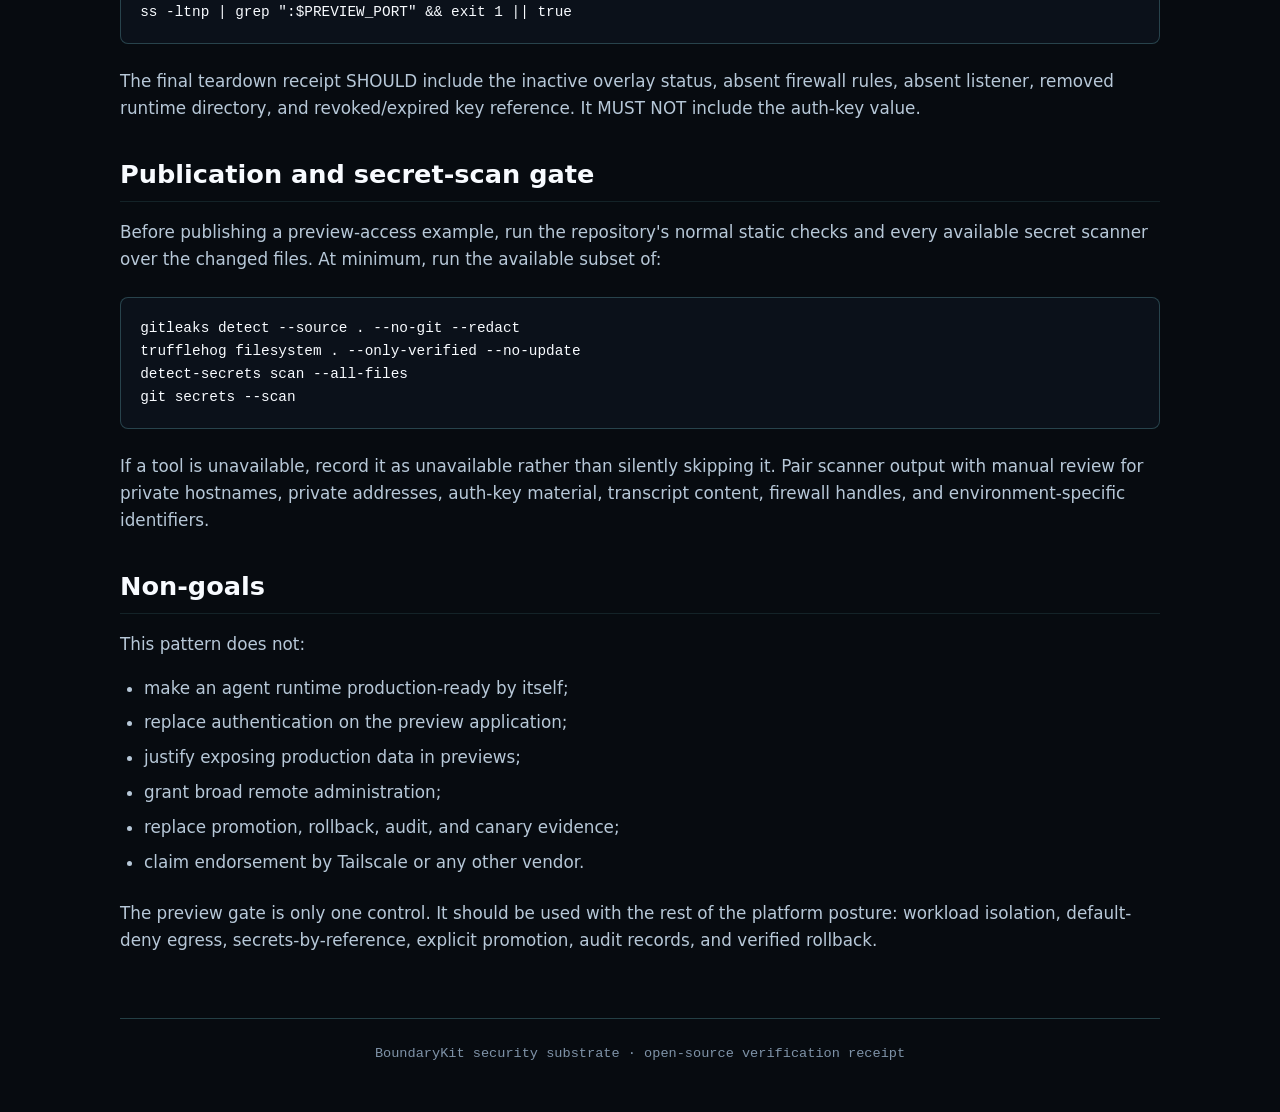
<file: site/docs/architecture/05-secure-gated-agent-preview-access.html>
<!DOCTYPE html>
<html lang="en">
<head>
  <meta charset="UTF-8">
  <meta name="viewport" content="width=device-width, initial-scale=1.0">
  <meta name="description" content="Agent previews are useful because reviewers need to see the actual running surface, not only a screenshot or a local build log. They are risky because an agent runtime or...">
  <title>05 — Secure gated agent preview access · BoundaryKit specs</title>
  <style>
    :root {
      color-scheme: dark;
      --ink: #070b10;
      --ink-2: #0b111a;
      --panel: rgba(14, 24, 36, 0.78);
      --panel-strong: #101a27;
      --line: rgba(142, 246, 255, 0.22);
      --text: #f8fbff;
      --muted: #b7c8d8;
      --dim: #7f93a8;
      --cyan: #8ef6ff;
      --font-body: "SF Pro Text", "Segoe UI", ui-sans-serif, system-ui, sans-serif;
      --font-mono: "SFMono-Regular", "Cascadia Code", "Liberation Mono", ui-monospace, monospace;
    }

    body {
      background-color: var(--ink);
      color: var(--text);
      font-family: var(--font-body);
      line-height: 1.6;
      margin: 0;
      padding: 0;
    }

    .container {
      max-width: 1040px;
      margin: 0 auto;
      padding: clamp(1rem, 4vw, 3rem) 1.5rem;
    }

    .site-header {
      position: sticky;
      top: 16px;
      z-index: 100;
      display: flex;
      justify-content: space-between;
      align-items: center;
      padding: 0.7rem 1.4rem;
      border: 1px solid rgba(142, 246, 255, 0.18);
      border-radius: 999px;
      background: rgba(7, 11, 16, 0.74);
      backdrop-filter: blur(18px);
      -webkit-backdrop-filter: blur(18px);
      box-shadow: 0 12px 32px rgba(0, 0, 0, 0.4);
      margin-bottom: 3.5rem;
    }

    .top-nav-group {
      display: flex;
      align-items: center;
      gap: 0.75rem;
      font-family: var(--font-mono);
      font-size: 0.85rem;
    }

    .top-nav-link {
      color: var(--dim);
      text-decoration: none;
      transition: color 0.2s;
      border-bottom: none !important;
    }

    .top-nav-link:hover:not(.disabled) {
      color: var(--cyan);
    }

    .top-nav-link.disabled {
      color: rgba(127, 147, 168, 0.3);
      cursor: not-allowed;
    }

    .top-nav-separator {
      color: rgba(142, 246, 255, 0.15);
    }

    .back-link {
      color: var(--cyan);
      text-decoration: none;
      font-family: var(--font-mono);
      font-size: 0.9rem;
      transition: color 0.2s;
      border-bottom: none !important;
    }

    .back-link:hover {
      color: var(--text);
      border-bottom: none !important;
    }

    h1, h2, h3, h4, h5, h6 {
      color: var(--text);
      font-weight: 600;
      margin-top: 2rem;
      margin-bottom: 1rem;
    }

    h1 {
      font-size: 2.2rem;
      margin-top: 0;
      letter-spacing: -0.02em;
    }

    h2 {
      font-size: 1.6rem;
      border-bottom: 1px solid rgba(142, 246, 255, 0.1);
      padding-bottom: 0.4rem;
    }

    h3 {
      font-size: 1.25rem;
    }

    p, li {
      color: var(--muted);
      font-size: 1.05rem;
    }

    a {
      color: var(--cyan);
      text-decoration: none;
      border-bottom: 1px dotted rgba(142, 246, 255, 0.4);
    }

    a:hover {
      color: var(--text);
      border-bottom-style: solid;
    }

    ul, ol {
      padding-left: 1.5rem;
      margin-bottom: 1.5rem;
    }

    li {
      margin-bottom: 0.5rem;
    }

    code {
      font-family: var(--font-mono);
      background-color: var(--ink-2);
      border: 1px solid var(--line);
      padding: 0.15rem 0.35rem;
      border-radius: 4px;
      font-size: 0.9rem;
      color: var(--cyan);
    }

    pre {
      background-color: var(--ink-2);
      border: 1px solid var(--line);
      padding: 1.2rem;
      border-radius: 8px;
      overflow-x: auto;
      margin: 1.5rem 0;
    }

    pre code {
      background-color: transparent;
      border: none;
      padding: 0;
      color: var(--text);
    }

    table {
      width: 100%;
      border-collapse: collapse;
      margin: 2rem 0;
      font-size: 0.95rem;
    }

    th, td {
      padding: 0.75rem 1rem;
      border: 1px solid var(--line);
      text-align: left;
    }

    th {
      background-color: rgba(142, 246, 255, 0.05);
      color: var(--cyan);
      font-weight: 600;
    }

    tr:nth-child(even) {
      background-color: rgba(255, 255, 255, 0.01);
    }

    blockquote {
      border-left: 4px solid var(--cyan);
      margin: 1.5rem 0;
      padding: 0.5rem 0 0.5rem 1.5rem;
      background-color: rgba(142, 246, 255, 0.02);
      border-radius: 0 4px 4px 0;
    }

    blockquote p {
      margin: 0;
      font-style: italic;
    }

    /* Pagination CSS */
    .pagination-nav {
      display: flex;
      justify-content: space-between;
      gap: 1.5rem;
      margin-top: 4rem;
      border-top: 1px solid var(--line);
      padding-top: 2rem;
    }

    .nav-prev, .nav-next {
      flex: 1;
      display: flex;
      flex-direction: column;
      text-decoration: none;
      border-bottom: none !important;
    }

    .nav-next {
      align-items: flex-end;
      text-align: right;
    }

    .nav-label {
      font-size: 0.75rem;
      color: var(--dim);
      text-transform: uppercase;
      font-family: var(--font-mono);
      margin-bottom: 0.35rem;
    }

    .nav-title {
      font-size: 1.05rem;
      color: var(--cyan);
      font-weight: 600;
      transition: color 0.2s, transform 0.2s;
    }

    .nav-prev:hover .nav-title {
      color: var(--text);
      transform: translateX(-4px);
    }

    .nav-next:hover .nav-title {
      color: var(--text);
      transform: translateX(4px);
    }

    footer {
      margin-top: 4rem;
      border-top: 1px solid var(--line);
      padding-top: 1.5rem;
      text-align: center;
      color: var(--dim);
      font-family: var(--font-mono);
      font-size: 0.85rem;
    }

    @media (max-width: 720px) {
      .site-header {
        top: 12px;
        padding: 0.55rem 1.1rem;
        margin-bottom: 2rem;
        font-size: 0.9rem;
      }
      .back-link {
        font-size: 0.8rem;
      }
      .top-nav-group {
        font-size: 0.75rem;
        gap: 0.5rem;
      }
    }
  </style>
</head>
<body>
  <div class="container">
    <header class="site-header">
      <a class="back-link" href="../../index.html">← Back to Console</a>
      <div class="top-nav-group">
        <a href="../../docs/architecture/04-production-governance.html" class="top-nav-link" title="04 — Governance And Claim Discipline">← Prev</a>
        <span class="top-nav-separator">|</span>
        <a href="../../docs/security-methodology.html" class="top-nav-link" title="Security Methodology">Next →</a>
      </div>
    </header>
    <main>
      <h1 id="05-secure-gated-agent-preview-access">05 — Secure gated agent preview access</h1>
<p>Agent previews are useful because reviewers need to see the actual running surface, not only a
screenshot or a local build log. They are risky because an agent runtime or development server is a
network service attached to code, tools, files, logs, and sometimes sensitive task context.</p>
<p>This pattern treats preview access as a temporary, least-privilege access grant. The goal is not to
make the preview public. The goal is to let an approved operator or reviewer reach only the intended
preview ports through an explicit, auditable gate, while the host/control plane keeps its normal
network identity and the guest/runtime uses a separate isolated network identity.</p>
<p>Tailscale is used below as one illustrative implementation. The normative requirements apply equally
to another private overlay, bastion, VPN, access proxy, or zero-trust gateway.</p>
<h2 id="standards-posture">Standards posture</h2>
<p>The secure preview gate is part of the governance layer, not a convenience tunnel. A preview session
MUST be:</p>
<ul>
<li><strong>explicit</strong> — created for a named review window and preview surface;</li>
<li><strong>temporary</strong> — short-lived, revoked, and torn down after use;</li>
<li><strong>least-privilege</strong> — scoped to approved reviewers and approved ports only;</li>
<li><strong>isolated</strong> — the guest/runtime identity is separate from the host/control-plane identity;</li>
<li><strong>auditable</strong> — access grants, firewall openings, preview start, and teardown are recorded;</li>
<li><strong>reversible</strong> — logout, daemon stop, firewall rollback, and inactive-state verification are part of
  the runbook;</li>
<li><strong>secret-by-reference</strong> — auth keys or credentials are stored outside the repo and never copied into
  prompts, logs, transcripts, Markdown examples, manifests, or receipts.</li>
</ul>
<p>A preview path SHOULD NOT become a permanent management path. Production access should have its own
identity, policy, monitoring, and incident procedures.</p>
<h2 id="reference-topology">Reference topology</h2>
<pre><code class="language-text">operator / approved reviewer
        |
        | private overlay ACL/grant: approved reviewer -&gt; preview ports only
        v
isolated guest/runtime preview identity
        |
        | guest firewall: default deny, allow only overlay interface + scoped preview ports
        v
agent preview service on &lt;preview-port&gt;

host/control plane
        |
        | normal operator network identity; does not join or expose through the preview identity
        v
promotion, status, rollback, receipts
</code></pre>
<p>Design intent:</p>
<ul>
<li>The <strong>host/control plane</strong> remains reachable through its normal operator-controlled path.</li>
<li>The <strong>guest/runtime</strong> gets a separate, temporary preview identity.</li>
<li>The overlay grants reviewer access only to approved preview ports such as <code>4000-4099</code>, <code>5173</code>, and
  <code>8000-9000</code>.</li>
<li>The guest firewall remains default-deny and allows preview traffic only on the private overlay
  interface.</li>
<li>Broad routing features are disabled unless a separate, reviewed use case justifies them.</li>
</ul>
<h2 id="threat-model">Threat model</h2>
<table>
<thead>
<tr>
<th>Threat</th>
<th>Why it matters</th>
<th>Control</th>
</tr>
</thead>
<tbody>
<tr>
<td>Unauthorized preview access</td>
<td>A preview server may expose drafts, logs, local state, or agent outputs.</td>
<td>Overlay ACLs/grants/tags restrict source identities; guest firewall allows only scoped ports on the overlay interface.</td>
</tr>
<tr>
<td>Persistent agent network identity</td>
<td>A forgotten runtime identity can become a standing access path.</td>
<td>Use ephemeral identity/session state where possible; require logout, daemon stop, and inactive-state proof.</td>
</tr>
<tr>
<td>Accidental subnet exposure</td>
<td>A preview tunnel can accidentally bridge more of the guest or site network than intended.</td>
<td>Disable subnet route advertisement and route acceptance by default.</td>
</tr>
<tr>
<td>Exit-node exposure</td>
<td>A guest can accidentally become a general network relay.</td>
<td>Disable exit-node advertisement and selection.</td>
</tr>
<tr>
<td>Public exposure</td>
<td>Public sharing features can bypass the private-review model.</td>
<td>Disable Funnel/public exposure unless explicitly approved in a separate threat model.</td>
</tr>
<tr>
<td>Broad remote shell access</td>
<td>Tailscale SSH or equivalent features can exceed preview needs.</td>
<td>Disable overlay SSH by default; use the existing operator-controlled management path.</td>
</tr>
<tr>
<td>Auth-key leakage</td>
<td>Auth keys can join devices or mint identities.</td>
<td>Treat keys as secrets-by-reference; never place values in prompts, logs, repos, memory, transcripts, or receipts.</td>
</tr>
<tr>
<td>Broad firewall rules</td>
<td>Allowing all overlay traffic exposes unintended local services.</td>
<td>Keep guest firewall default-deny; allow only the private overlay interface and approved preview ports.</td>
</tr>
<tr>
<td>Forgotten preview sessions</td>
<td>A demo path can become unowned infrastructure.</td>
<td>Teardown is mandatory; verify no daemon, interface, temporary rules, or key material remain.</td>
</tr>
</tbody>
</table>
<h2 id="control-objectives">Control objectives</h2>
<table>
<thead>
<tr>
<th>Objective</th>
<th>Practices</th>
</tr>
</thead>
<tbody>
<tr>
<td>Identity isolation</td>
<td>Keep host/control-plane identity separate from guest/runtime preview identity; prefer tags or device identities scoped to preview use.</td>
</tr>
<tr>
<td>Least privilege</td>
<td>Grant only approved reviewers or operator accounts access to approved preview ports.</td>
</tr>
<tr>
<td>No broad routing</td>
<td>Disable subnet routes, accepted routes, exit nodes, public exposure, and overlay SSH unless separately justified.</td>
</tr>
<tr>
<td>Temporary access</td>
<td>Prefer ephemeral auth keys and in-memory session state; record the review window and revoke access after use.</td>
</tr>
<tr>
<td>Firewall scoping</td>
<td>Keep input default-deny; allow preview traffic only on the private overlay interface and only to scoped ports.</td>
</tr>
<tr>
<td>Secrets-by-reference</td>
<td>Store auth-key material outside the repo; reference a protected path such as <code>&lt;auth-key-file&gt;</code> without printing its value.</td>
</tr>
<tr>
<td>Auditability</td>
<td>Record who requested access, who was allowed, which ports were exposed, when it started, and teardown evidence.</td>
</tr>
<tr>
<td>Teardown / rollback proof</td>
<td>Verify logout, stopped transient daemon, removed temporary firewall rules, removed key material, and inactive overlay state.</td>
</tr>
</tbody>
</table>
<h2 id="normative-requirements">Normative requirements</h2>
<p>A secure agent preview access design MUST:</p>
<ol>
<li>define the preview purpose, owner, reviewer identities, ports, and expiration before opening access;</li>
<li>use a separate guest/runtime preview identity rather than reusing the host/control-plane identity;</li>
<li>restrict access to specific reviewers or groups through ACLs, grants, tags, or equivalent policy;</li>
<li>expose only scoped preview ports, for example <code>4000-4099</code>, <code>5173</code>, and <code>8000-9000</code>;</li>
<li>keep guest firewall input default-deny and allow preview traffic only on the private overlay
   interface;</li>
<li>keep auth keys and equivalent credentials out of prompts, logs, repositories, Markdown examples,
   transcripts, and receipts;</li>
<li>disable subnet routing, exit-node behavior, public exposure, and overlay SSH unless a separate
   approval and threat model require them;</li>
<li>verify active state before telling reviewers the preview is ready;</li>
<li>require teardown and inactive-state verification before the work is closed;</li>
<li>run repository secret scanning before publishing examples or receipts.</li>
</ol>
<p>A secure agent preview access design SHOULD:</p>
<ul>
<li>use ephemeral auth keys or equivalent short-lived join credentials;</li>
<li>use in-memory daemon state such as <code>tailscaled --state=mem:</code> when the implementation supports it;</li>
<li>put temporary runtime files under an operating-system runtime directory rather than the repository;</li>
<li>bind preview services to explicit interfaces where the framework supports it;</li>
<li>write a short receipt that includes command output summaries but no secret values;</li>
<li>prefer an approved wrapper script for implementation details so operators do not paste secrets into
  shells or transcripts.</li>
</ul>
<h2 id="illustrative-tailscale-implementation">Illustrative Tailscale implementation</h2>
<blockquote>
<p>This section is an example, not a vendor endorsement or a requirement to use Tailscale. Replace every
placeholder with environment-specific values outside the repository. Do not paste real auth keys into
this document, prompts, logs, or tickets.</p>
</blockquote>
<h3 id="tailnet-policy-shape">Tailnet policy shape</h3>
<p>Use ACLs, grants, groups, and tags to restrict reviewer access to the preview identity and preview
ports only. The exact syntax may vary by Tailscale policy version; the shape should be equivalent to:</p>
<pre><code class="language-json">{
  &quot;tagOwners&quot;: {
    &quot;tag:agent-preview&quot;: [&quot;group:platform-operators&quot;]
  },
  &quot;grants&quot;: [
    {
      &quot;src&quot;: [&quot;group:approved-preview-reviewers&quot;],
      &quot;dst&quot;: [&quot;tag:agent-preview&quot;],
      &quot;ip&quot;: [&quot;tcp:4000-4099&quot;, &quot;tcp:5173&quot;, &quot;tcp:8000-9000&quot;]
    }
  ],
  &quot;ssh&quot;: []
}
</code></pre>
<p>Policy intent:</p>
<ul>
<li>only approved reviewers can reach the tagged preview node;</li>
<li>only preview ports are reachable;</li>
<li>overlay SSH is empty/disabled;</li>
<li>the tag cannot be self-assigned by arbitrary users;</li>
<li>the policy does not grant subnet routing, exit-node use, or public exposure.</li>
</ul>
<h3 id="preflight-checklist">Preflight checklist</h3>
<p>Before starting the preview, the operator MUST confirm:</p>
<ul>
<li>[ ] The preview purpose, owner, reviewers, ports, and expiration are documented.</li>
<li>[ ] The auth key is ephemeral or short-lived where supported.</li>
<li>[ ] The auth key grants only the preview tag/identity and no broad device ownership.</li>
<li>[ ] The auth key is stored in <code>&lt;auth-key-file&gt;</code> with restrictive file permissions outside the repo.</li>
<li>[ ] The guest/runtime has a default-deny firewall posture.</li>
<li>[ ] The preview app is bound to an explicit preview port in the approved range.</li>
<li>[ ] The preview app is configured to validate the <code>Host</code> header, accepting only the designated Tailnet IP or FQDN.</li>
<li>[ ] The Tailscale policy allows only approved reviewers to the preview tag and ports.</li>
<li>[ ] Subnet routes, route acceptance, exit-node behavior, Funnel/public exposure, and Tailscale SSH
      are not required for this review.</li>
<li>[ ] The teardown owner and deadline are known.</li>
<li>[ ] Secret scanning will run before any example, receipt, or docs change is published.</li>
</ul>
<h3 id="placeholder-only-runbook">Placeholder-only runbook</h3>
<p>The following commands are intentionally placeholder-only. They show the required control shape, not a
copy/paste deployment recipe.</p>
<p>Set local variables without secret values in the command text:</p>
<pre><code class="language-bash">PREVIEW_DIR=/run/agent-preview
TAILSCALE_SOCKET=&quot;$PREVIEW_DIR/tailscaled.sock&quot;
AUTH_KEY_FILE=&quot;&lt;auth-key-file&gt;&quot;
OPERATOR_TAILNET_IP=&quot;&lt;operator-tailnet-ip&gt;&quot;
PREVIEW_HOSTNAME=&quot;&lt;preview-hostname&gt;&quot;
PREVIEW_PORT=&quot;&lt;preview-port&gt;&quot;
OVERLAY_IFACE=tailscale0
APPROVED_TAILSCALE_PREVIEW_WRAPPER=&quot;&lt;approved-tailscale-preview-wrapper&gt;&quot;
</code></pre>
<p>Create runtime-only state outside the repository:</p>
<pre><code class="language-bash"># Group-readable (m 0750) with appropriate group ownership so the non-root agent user can access the socket
sudo install -d -m 0750 -o root -g &lt;agent-operator-group&gt; &quot;$PREVIEW_DIR&quot;
sudo install -m 0600 -o root -g &lt;agent-operator-group&gt; &quot;$AUTH_KEY_FILE&quot; &quot;$PREVIEW_DIR/credential&quot;
</code></pre>
<p>Start a transient daemon with in-memory identity state where supported:</p>
<blockquote>
<p><strong>Operational Warning:</strong> When using <code>--state=mem:</code>, any daemon restart wipes the transient node identity. Ensure that the auth key in <code>&lt;auth-key-file&gt;</code> is configured as reusable (with a strict expiration window) or that a dynamic provisioning wrapper automatically handles re-registration with a new key upon service restart.</p>
</blockquote>
<pre><code class="language-bash">sudo tailscaled \
  --state=mem: \
  --statedir=&quot;$PREVIEW_DIR&quot; \
  --socket=&quot;$TAILSCALE_SOCKET&quot; \
  --socket-owner=&quot;&lt;agent-user&gt;&quot; \
  --socket-group=&quot;&lt;agent-operator-group&gt;&quot; &amp;
</code></pre>
<p>Join with restrictive preview defaults. Use an approved wrapper in real operations so the auth-key
value is read from <code>&lt;auth-key-file&gt;</code> without being printed, logged, stored in shell history, or copied
into a transcript.</p>
<pre><code class="language-bash">sudo &quot;$APPROVED_TAILSCALE_PREVIEW_WRAPPER&quot; up \
  --socket &quot;$TAILSCALE_SOCKET&quot; \
  --auth-key-file &quot;$PREVIEW_DIR/credential&quot; \
  --hostname &quot;$PREVIEW_HOSTNAME&quot; \
  --advertise-tags tag:agent-preview \
  --reset \
  --accept-dns=false \
  --accept-routes=false \
  --advertise-routes= \
  --advertise-exit-node=false \
  --exit-node= \
  --ssh=false
</code></pre>
<p>If the implementation supports disabling managed firewall changes, prefer explicit local firewall
rules controlled by the operator. The exact commands depend on the host firewall. This nftables-shaped
example implements a strict <strong>fail-closed (default-deny)</strong> posture on the overlay interface, allowing
only the authorized operator IP and the specific preview port:</p>
<pre><code class="language-bash">sudo nft add table inet agent_preview
sudo nft add chain inet agent_preview input '{ type filter hook input priority 0; policy drop; }'
sudo nft add rule inet agent_preview input \
  iifname &quot;$OVERLAY_IFACE&quot; ip saddr &quot;$OPERATOR_TAILNET_IP&quot; tcp dport &quot;$PREVIEW_PORT&quot; accept \
  comment &quot;agent-preview-temporary&quot;
# Explicit catch-all drop for any other traffic on the overlay interface
sudo nft add rule inet agent_preview input \
  iifname &quot;$OVERLAY_IFACE&quot; drop \
  comment &quot;agent-preview-temporary-default-deny&quot;
</code></pre>
<p>Start the preview app through the normal development command for the project, with no secrets printed
and no broad bind unless required by the framework:</p>
<pre><code class="language-bash">START_PREVIEW_COMMAND=&quot;&lt;start-preview-command&gt;&quot;
PRIVATE_OVERLAY_BIND_ADDRESS=&quot;&lt;private-overlay-bind-address&gt;&quot;
&quot;$START_PREVIEW_COMMAND&quot; --host &quot;$PRIVATE_OVERLAY_BIND_ADDRESS&quot; --port &quot;$PREVIEW_PORT&quot;
</code></pre>
<p>Verify the preview is reachable only through the approved gate:</p>
<pre><code class="language-bash">sudo tailscale --socket=&quot;$TAILSCALE_SOCKET&quot; status
sudo nft list ruleset | grep 'agent-preview-temporary'
curl --fail --silent --show-error &quot;http://$PREVIEW_HOSTNAME:$PREVIEW_PORT/health&quot;
</code></pre>
<p>Record a preview-ready receipt containing:</p>
<ul>
<li>preview owner and expiration;</li>
<li>reviewer identity or group, not secret values;</li>
<li>preview hostname and approved port;</li>
<li>firewall rule summary;</li>
<li>overlay status summary;</li>
<li>app health-check result;</li>
<li>teardown deadline and owner.</li>
</ul>
<h3 id="ready-checklist-for-agents">Ready checklist for agents</h3>
<p>An agent or operator MUST NOT mark preview access ready until all items are true:</p>
<ul>
<li>[ ] The preview service is the intended code/artifact and runtime alignment is known.</li>
<li>[ ] The exposed port is in the approved preview range.</li>
<li>[ ] The overlay identity is the guest/runtime preview identity, not the host/control-plane identity.</li>
<li>[ ] ACLs/grants/tags restrict access to the approved reviewer set.</li>
<li>[ ] The guest firewall allows only overlay-interface traffic to the approved preview port(s).</li>
<li>[ ] Subnet routes are not advertised.</li>
<li>[ ] Route acceptance is disabled unless explicitly justified.</li>
<li>[ ] Exit-node advertisement and exit-node selection are disabled.</li>
<li>[ ] Funnel/public exposure is disabled.</li>
<li>[ ] Tailscale SSH or equivalent overlay SSH is disabled.</li>
<li>[ ] Host-header validation is verified as active on the running preview service, rejecting unexpected headers.</li>
<li>[ ] Auth-key material is referenced only by protected path and not present in logs, prompts, repo,
      receipts, memory, or transcripts.</li>
<li>[ ] The readiness receipt has been written without secret values.</li>
<li>[ ] A teardown deadline and owner are recorded.</li>
</ul>
<h2 id="teardown-checklist">Teardown checklist</h2>
<p>Teardown is required even for failed preview sessions.</p>
<ul>
<li>[ ] Notify reviewers that the preview window is closed.</li>
<li>[ ] Stop the preview application.</li>
<li>[ ] Log out the preview overlay identity.</li>
<li>[ ] Stop the transient overlay daemon.</li>
<li>[ ] Remove temporary firewall rules.</li>
<li>[ ] Remove runtime-only key material and daemon state.</li>
<li>[ ] Revoke the auth key or remove the ephemeral node if it still exists in the admin console.</li>
<li>[ ] Verify the overlay interface is gone or has no address.</li>
<li>[ ] Verify no preview process is listening on the exposed port.</li>
<li>[ ] Verify no temporary firewall rules remain.</li>
<li>[ ] Write a teardown receipt without secret values.</li>
</ul>
<p>Placeholder-only teardown commands:</p>
<pre><code class="language-bash">sudo tailscale --socket=&quot;$TAILSCALE_SOCKET&quot; logout || true
sudo pkill -f 'tailscaled.*agent-preview' || true
sudo nft delete table inet agent_preview || true
sudo rm -rf &quot;$PREVIEW_DIR&quot;
</code></pre>
<p>Verification commands:</p>
<pre><code class="language-bash">sudo tailscale --socket=&quot;$TAILSCALE_SOCKET&quot; status || true
ip addr show &quot;$OVERLAY_IFACE&quot; || true
sudo nft list ruleset | grep 'agent-preview-temporary' &amp;&amp; exit 1 || true
ss -ltnp | grep &quot;:$PREVIEW_PORT&quot; &amp;&amp; exit 1 || true
</code></pre>
<p>The final teardown receipt SHOULD include the inactive overlay status, absent firewall rules, absent
listener, removed runtime directory, and revoked/expired key reference. It MUST NOT include the auth-key
value.</p>
<h2 id="publication-and-secret-scan-gate">Publication and secret-scan gate</h2>
<p>Before publishing a preview-access example, run the repository's normal static checks and every
available secret scanner over the changed files. At minimum, run the available subset of:</p>
<pre><code class="language-bash">gitleaks detect --source . --no-git --redact
trufflehog filesystem . --only-verified --no-update
detect-secrets scan --all-files
git secrets --scan
</code></pre>
<p>If a tool is unavailable, record it as unavailable rather than silently skipping it. Pair scanner output
with manual review for private hostnames, private addresses, auth-key material, transcript content,
firewall handles, and environment-specific identifiers.</p>
<h2 id="non-goals">Non-goals</h2>
<p>This pattern does not:</p>
<ul>
<li>make an agent runtime production-ready by itself;</li>
<li>replace authentication on the preview application;</li>
<li>justify exposing production data in previews;</li>
<li>grant broad remote administration;</li>
<li>replace promotion, rollback, audit, and canary evidence;</li>
<li>claim endorsement by Tailscale or any other vendor.</li>
</ul>
<p>The preview gate is only one control. It should be used with the rest of the platform posture:
workload isolation, default-deny egress, secrets-by-reference, explicit promotion, audit records, and
verified rollback.</p>
    </main>

    <footer>
      BoundaryKit security substrate · open-source verification receipt
    </footer>
  </div>
</body>
</html>
</file>
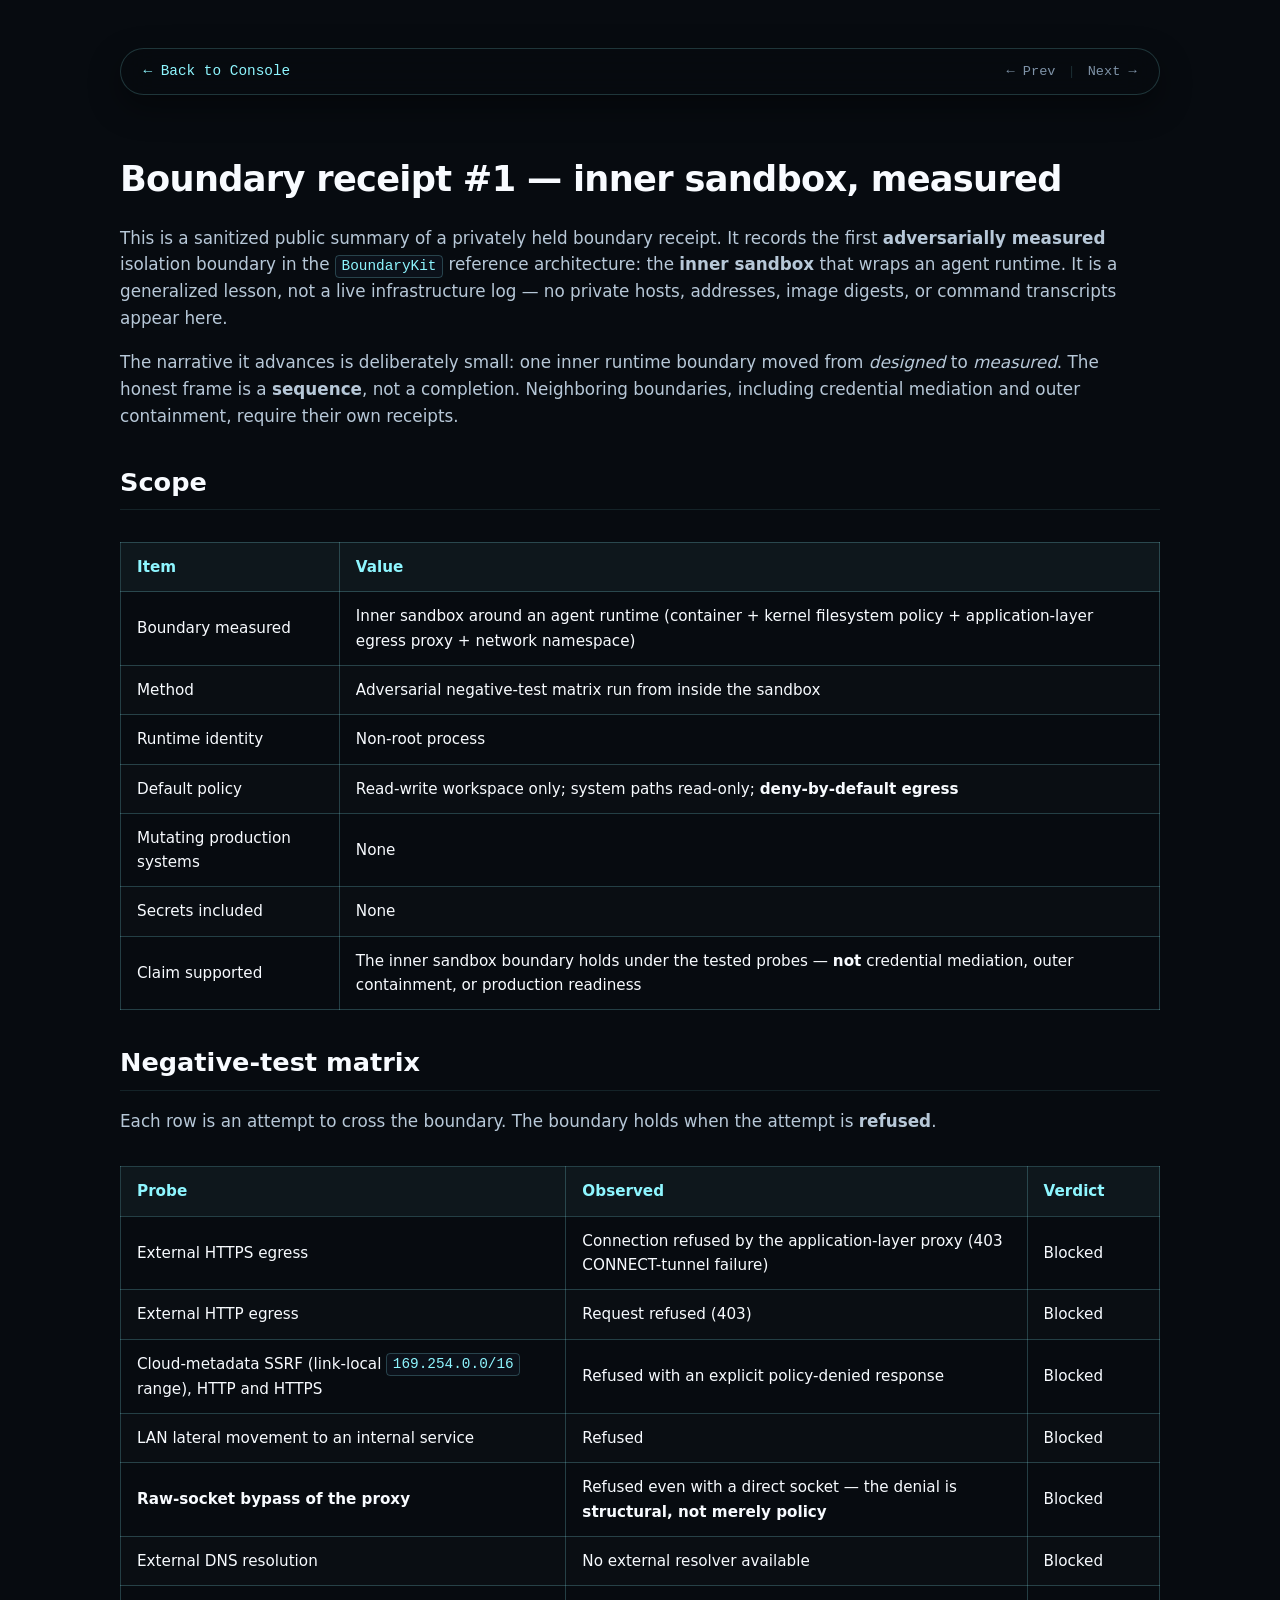
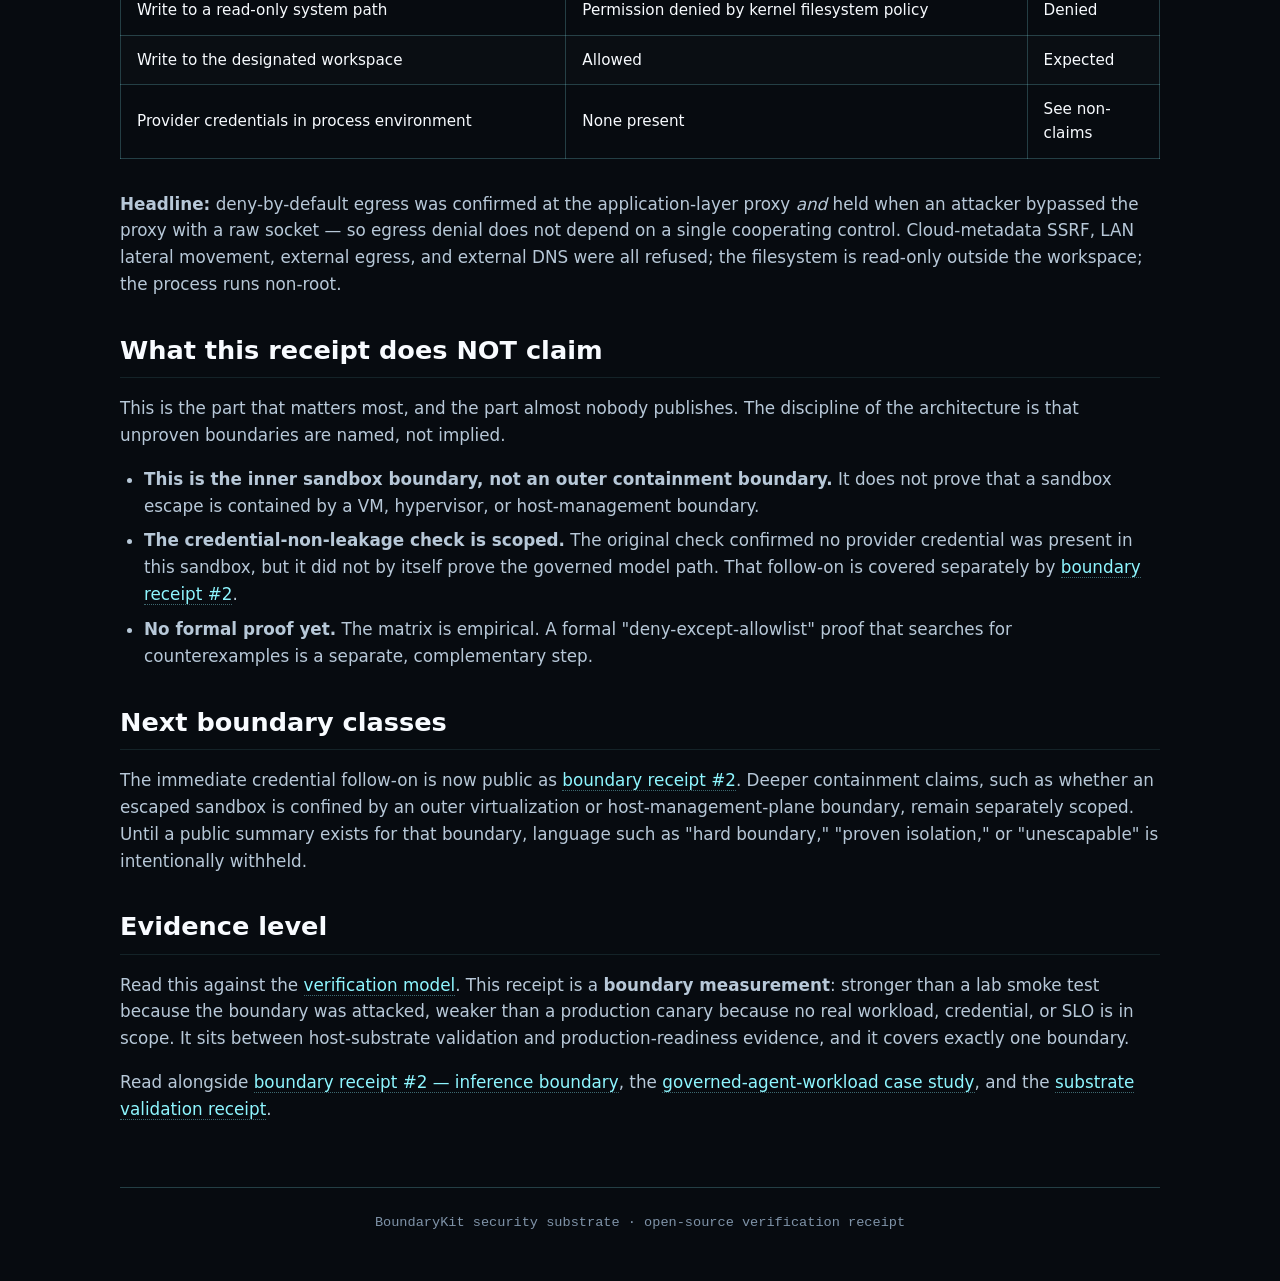
<file: site/docs/evidence/boundary-receipt-01-inner-sandbox.html>
<!DOCTYPE html>
<html lang="en">
<head>
  <meta charset="UTF-8">
  <meta name="viewport" content="width=device-width, initial-scale=1.0">
  <meta name="description" content="This is a sanitized public summary of a privately held boundary receipt. It records the first adversarially measured isolation boundary in the BoundaryKit reference...">
  <title>Boundary receipt #1 — inner sandbox, measured · BoundaryKit specs</title>
  <style>
    :root {
      color-scheme: dark;
      --ink: #070b10;
      --ink-2: #0b111a;
      --panel: rgba(14, 24, 36, 0.78);
      --panel-strong: #101a27;
      --line: rgba(142, 246, 255, 0.22);
      --text: #f8fbff;
      --muted: #b7c8d8;
      --dim: #7f93a8;
      --cyan: #8ef6ff;
      --font-body: "SF Pro Text", "Segoe UI", ui-sans-serif, system-ui, sans-serif;
      --font-mono: "SFMono-Regular", "Cascadia Code", "Liberation Mono", ui-monospace, monospace;
    }

    body {
      background-color: var(--ink);
      color: var(--text);
      font-family: var(--font-body);
      line-height: 1.6;
      margin: 0;
      padding: 0;
    }

    .container {
      max-width: 1040px;
      margin: 0 auto;
      padding: clamp(1rem, 4vw, 3rem) 1.5rem;
    }

    .site-header {
      position: sticky;
      top: 16px;
      z-index: 100;
      display: flex;
      justify-content: space-between;
      align-items: center;
      padding: 0.7rem 1.4rem;
      border: 1px solid rgba(142, 246, 255, 0.18);
      border-radius: 999px;
      background: rgba(7, 11, 16, 0.74);
      backdrop-filter: blur(18px);
      -webkit-backdrop-filter: blur(18px);
      box-shadow: 0 12px 32px rgba(0, 0, 0, 0.4);
      margin-bottom: 3.5rem;
    }

    .top-nav-group {
      display: flex;
      align-items: center;
      gap: 0.75rem;
      font-family: var(--font-mono);
      font-size: 0.85rem;
    }

    .top-nav-link {
      color: var(--dim);
      text-decoration: none;
      transition: color 0.2s;
      border-bottom: none !important;
    }

    .top-nav-link:hover:not(.disabled) {
      color: var(--cyan);
    }

    .top-nav-link.disabled {
      color: rgba(127, 147, 168, 0.3);
      cursor: not-allowed;
    }

    .top-nav-separator {
      color: rgba(142, 246, 255, 0.15);
    }

    .back-link {
      color: var(--cyan);
      text-decoration: none;
      font-family: var(--font-mono);
      font-size: 0.9rem;
      transition: color 0.2s;
      border-bottom: none !important;
    }

    .back-link:hover {
      color: var(--text);
      border-bottom: none !important;
    }

    h1, h2, h3, h4, h5, h6 {
      color: var(--text);
      font-weight: 600;
      margin-top: 2rem;
      margin-bottom: 1rem;
    }

    h1 {
      font-size: 2.2rem;
      margin-top: 0;
      letter-spacing: -0.02em;
    }

    h2 {
      font-size: 1.6rem;
      border-bottom: 1px solid rgba(142, 246, 255, 0.1);
      padding-bottom: 0.4rem;
    }

    h3 {
      font-size: 1.25rem;
    }

    p, li {
      color: var(--muted);
      font-size: 1.05rem;
    }

    a {
      color: var(--cyan);
      text-decoration: none;
      border-bottom: 1px dotted rgba(142, 246, 255, 0.4);
    }

    a:hover {
      color: var(--text);
      border-bottom-style: solid;
    }

    ul, ol {
      padding-left: 1.5rem;
      margin-bottom: 1.5rem;
    }

    li {
      margin-bottom: 0.5rem;
    }

    code {
      font-family: var(--font-mono);
      background-color: var(--ink-2);
      border: 1px solid var(--line);
      padding: 0.15rem 0.35rem;
      border-radius: 4px;
      font-size: 0.9rem;
      color: var(--cyan);
    }

    pre {
      background-color: var(--ink-2);
      border: 1px solid var(--line);
      padding: 1.2rem;
      border-radius: 8px;
      overflow-x: auto;
      margin: 1.5rem 0;
    }

    pre code {
      background-color: transparent;
      border: none;
      padding: 0;
      color: var(--text);
    }

    table {
      width: 100%;
      border-collapse: collapse;
      margin: 2rem 0;
      font-size: 0.95rem;
    }

    th, td {
      padding: 0.75rem 1rem;
      border: 1px solid var(--line);
      text-align: left;
    }

    th {
      background-color: rgba(142, 246, 255, 0.05);
      color: var(--cyan);
      font-weight: 600;
    }

    tr:nth-child(even) {
      background-color: rgba(255, 255, 255, 0.01);
    }

    blockquote {
      border-left: 4px solid var(--cyan);
      margin: 1.5rem 0;
      padding: 0.5rem 0 0.5rem 1.5rem;
      background-color: rgba(142, 246, 255, 0.02);
      border-radius: 0 4px 4px 0;
    }

    blockquote p {
      margin: 0;
      font-style: italic;
    }

    /* Pagination CSS */
    .pagination-nav {
      display: flex;
      justify-content: space-between;
      gap: 1.5rem;
      margin-top: 4rem;
      border-top: 1px solid var(--line);
      padding-top: 2rem;
    }

    .nav-prev, .nav-next {
      flex: 1;
      display: flex;
      flex-direction: column;
      text-decoration: none;
      border-bottom: none !important;
    }

    .nav-next {
      align-items: flex-end;
      text-align: right;
    }

    .nav-label {
      font-size: 0.75rem;
      color: var(--dim);
      text-transform: uppercase;
      font-family: var(--font-mono);
      margin-bottom: 0.35rem;
    }

    .nav-title {
      font-size: 1.05rem;
      color: var(--cyan);
      font-weight: 600;
      transition: color 0.2s, transform 0.2s;
    }

    .nav-prev:hover .nav-title {
      color: var(--text);
      transform: translateX(-4px);
    }

    .nav-next:hover .nav-title {
      color: var(--text);
      transform: translateX(4px);
    }

    footer {
      margin-top: 4rem;
      border-top: 1px solid var(--line);
      padding-top: 1.5rem;
      text-align: center;
      color: var(--dim);
      font-family: var(--font-mono);
      font-size: 0.85rem;
    }

    @media (max-width: 720px) {
      .site-header {
        top: 12px;
        padding: 0.55rem 1.1rem;
        margin-bottom: 2rem;
        font-size: 0.9rem;
      }
      .back-link {
        font-size: 0.8rem;
      }
      .top-nav-group {
        font-size: 0.75rem;
        gap: 0.5rem;
      }
    }
  </style>
</head>
<body>
  <div class="container">
    <header class="site-header">
      <a class="back-link" href="../../index.html">← Back to Console</a>
      <div class="top-nav-group">
        <a href="../../docs/evidence/substrate-validation-receipt.html" class="top-nav-link" title="Reference Acceptance Receipt">← Prev</a>
        <span class="top-nav-separator">|</span>
        <a href="../../docs/evidence/boundary-receipt-02-inference-boundary.html" class="top-nav-link" title="Boundary Receipt #2 — Inference Boundary">Next →</a>
      </div>
    </header>
    <main>
      <h1 id="boundary-receipt-1-inner-sandbox-measured">Boundary receipt #1 — inner sandbox, measured</h1>
<p>This is a sanitized public summary of a privately held boundary receipt. It records the first
<strong>adversarially measured</strong> isolation boundary in the <code>BoundaryKit</code> reference architecture: the
<strong>inner sandbox</strong> that wraps an agent runtime. It is a generalized lesson, not a live infrastructure
log — no private hosts, addresses, image digests, or command transcripts appear here.</p>
<p>The narrative it advances is deliberately small: one inner runtime boundary moved from <em>designed</em> to
<em>measured</em>. The honest frame is a <strong>sequence</strong>, not a completion. Neighboring boundaries, including
credential mediation and outer containment, require their own receipts.</p>
<h2 id="scope">Scope</h2>
<table>
<thead>
<tr>
<th>Item</th>
<th>Value</th>
</tr>
</thead>
<tbody>
<tr>
<td>Boundary measured</td>
<td>Inner sandbox around an agent runtime (container + kernel filesystem policy + application-layer egress proxy + network namespace)</td>
</tr>
<tr>
<td>Method</td>
<td>Adversarial negative-test matrix run from inside the sandbox</td>
</tr>
<tr>
<td>Runtime identity</td>
<td>Non-root process</td>
</tr>
<tr>
<td>Default policy</td>
<td>Read-write workspace only; system paths read-only; <strong>deny-by-default egress</strong></td>
</tr>
<tr>
<td>Mutating production systems</td>
<td>None</td>
</tr>
<tr>
<td>Secrets included</td>
<td>None</td>
</tr>
<tr>
<td>Claim supported</td>
<td>The inner sandbox boundary holds under the tested probes — <strong>not</strong> credential mediation, outer containment, or production readiness</td>
</tr>
</tbody>
</table>
<h2 id="negative-test-matrix">Negative-test matrix</h2>
<p>Each row is an attempt to cross the boundary. The boundary holds when the attempt is <strong>refused</strong>.</p>
<table>
<thead>
<tr>
<th>Probe</th>
<th>Observed</th>
<th>Verdict</th>
</tr>
</thead>
<tbody>
<tr>
<td>External HTTPS egress</td>
<td>Connection refused by the application-layer proxy (403 CONNECT-tunnel failure)</td>
<td>Blocked</td>
</tr>
<tr>
<td>External HTTP egress</td>
<td>Request refused (403)</td>
<td>Blocked</td>
</tr>
<tr>
<td>Cloud-metadata SSRF (link-local <code>169.254.0.0/16</code> range), HTTP and HTTPS</td>
<td>Refused with an explicit policy-denied response</td>
<td>Blocked</td>
</tr>
<tr>
<td>LAN lateral movement to an internal service</td>
<td>Refused</td>
<td>Blocked</td>
</tr>
<tr>
<td><strong>Raw-socket bypass of the proxy</strong></td>
<td>Refused even with a direct socket — the denial is <strong>structural, not merely policy</strong></td>
<td>Blocked</td>
</tr>
<tr>
<td>External DNS resolution</td>
<td>No external resolver available</td>
<td>Blocked</td>
</tr>
<tr>
<td>Write to a read-only system path</td>
<td>Permission denied by kernel filesystem policy</td>
<td>Denied</td>
</tr>
<tr>
<td>Write to the designated workspace</td>
<td>Allowed</td>
<td>Expected</td>
</tr>
<tr>
<td>Provider credentials in process environment</td>
<td>None present</td>
<td>See non-claims</td>
</tr>
</tbody>
</table>
<p><strong>Headline:</strong> deny-by-default egress was confirmed at the application-layer proxy <em>and</em> held when an
attacker bypassed the proxy with a raw socket — so egress denial does not depend on a single
cooperating control. Cloud-metadata SSRF, LAN lateral movement, external egress, and external DNS
were all refused; the filesystem is read-only outside the workspace; the process runs non-root.</p>
<h2 id="what-this-receipt-does-not-claim">What this receipt does NOT claim</h2>
<p>This is the part that matters most, and the part almost nobody publishes. The discipline of the
architecture is that unproven boundaries are named, not implied.</p>
<ul>
<li><strong>This is the inner sandbox boundary, not an outer containment boundary.</strong> It does not prove that a
  sandbox escape is contained by a VM, hypervisor, or host-management boundary.</li>
<li><strong>The credential-non-leakage check is scoped.</strong> The original check confirmed no provider credential
  was present in this sandbox, but it did not by itself prove the governed model path. That follow-on
  is covered separately by <a href="boundary-receipt-02-inference-boundary.html">boundary receipt #2</a>.</li>
<li><strong>No formal proof yet.</strong> The matrix is empirical. A formal "deny-except-allowlist" proof that
  searches for counterexamples is a separate, complementary step.</li>
</ul>
<h2 id="next-boundary-classes">Next boundary classes</h2>
<p>The immediate credential follow-on is now public as
<a href="boundary-receipt-02-inference-boundary.html">boundary receipt #2</a>. Deeper containment claims, such as
whether an escaped sandbox is confined by an outer virtualization or host-management-plane boundary,
remain separately scoped. Until a public summary exists for that boundary, language such as "hard
boundary," "proven isolation," or "unescapable" is intentionally withheld.</p>
<h2 id="evidence-level">Evidence level</h2>
<p>Read this against the <a href="../verification.html">verification model</a>. This receipt is a <strong>boundary
measurement</strong>: stronger than a lab smoke test because the boundary was attacked, weaker than a
production canary because no real workload, credential, or SLO is in scope. It sits between
host-substrate validation and production-readiness evidence, and it covers exactly one boundary.</p>
<p>Read alongside <a href="boundary-receipt-02-inference-boundary.html">boundary receipt #2 — inference boundary</a>,
the <a href="governed-agent-workload-case-study.html">governed-agent-workload case study</a>, and the
<a href="substrate-validation-receipt.html">substrate validation receipt</a>.</p>
    </main>

    <footer>
      BoundaryKit security substrate · open-source verification receipt
    </footer>
  </div>
</body>
</html>
</file>
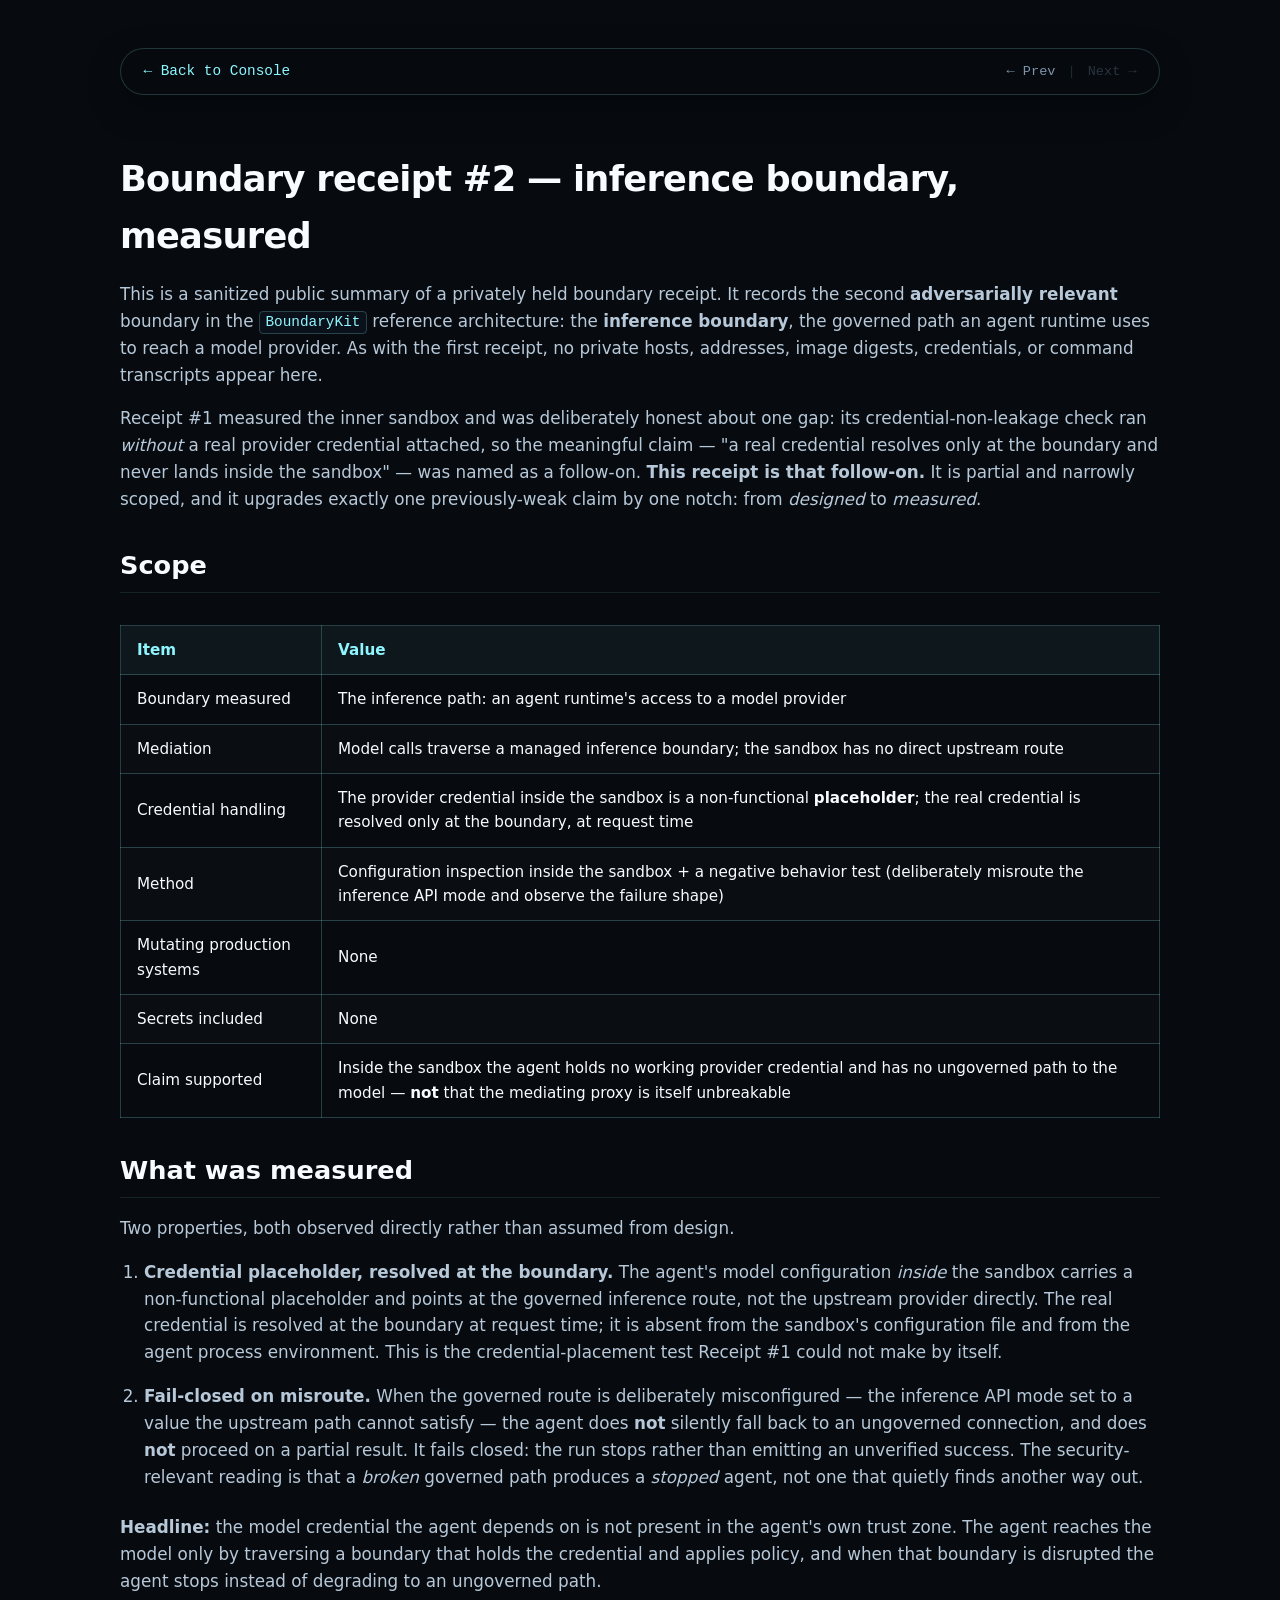
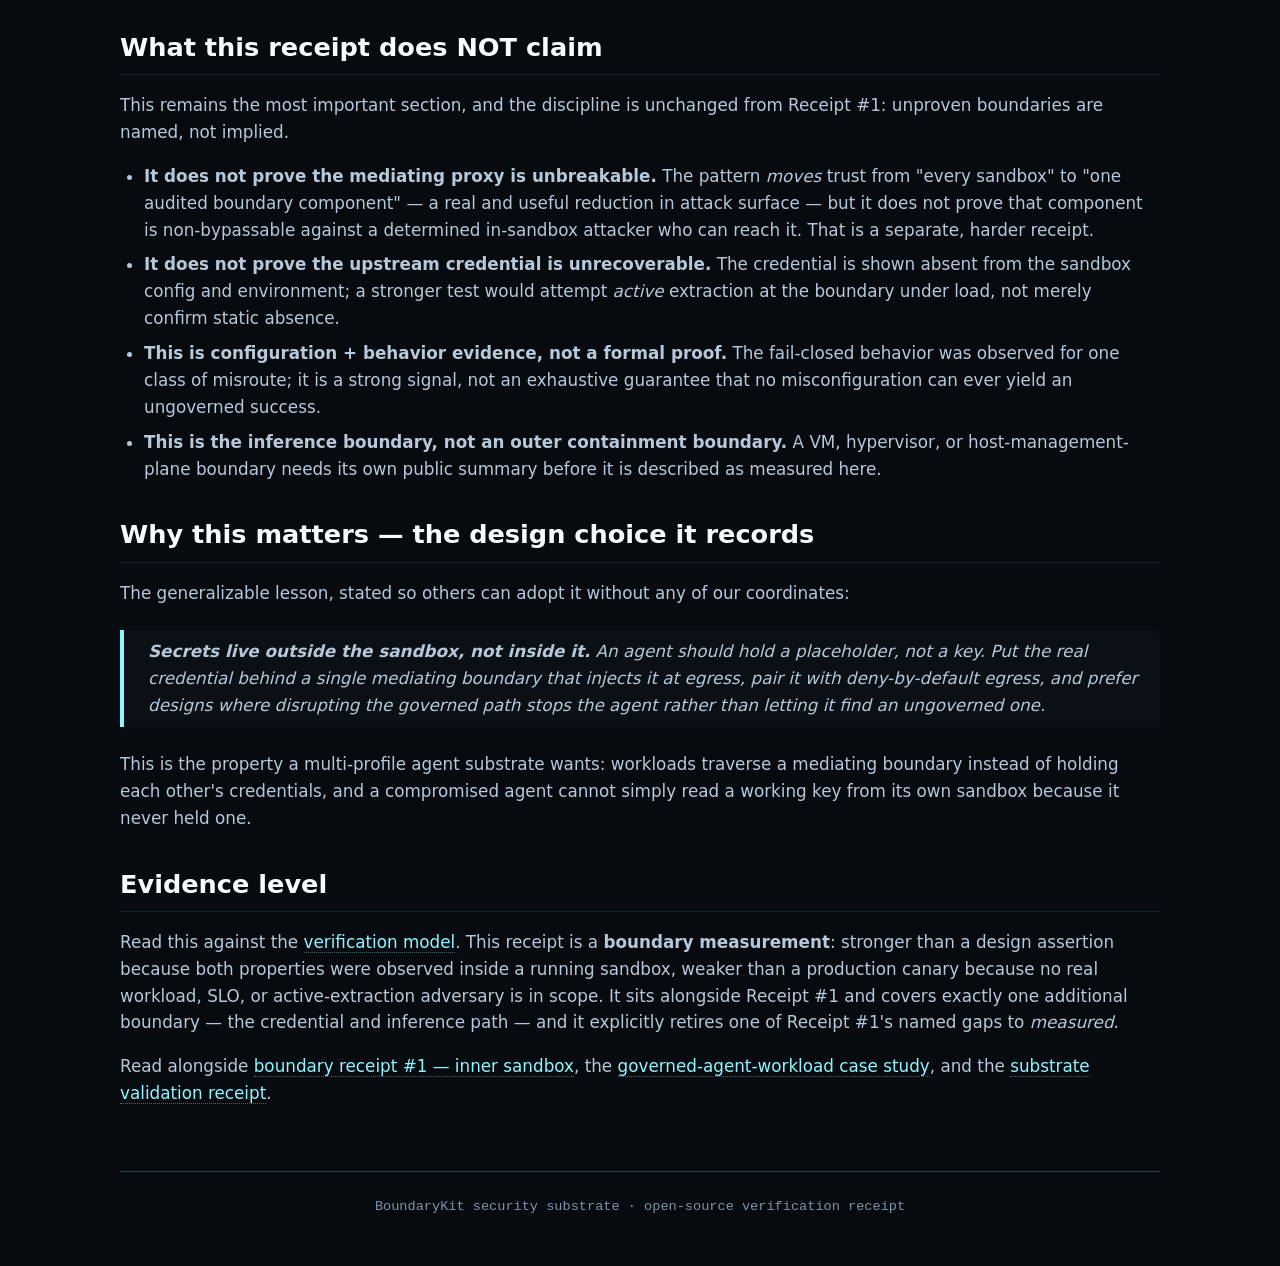
<file: site/docs/evidence/boundary-receipt-02-inference-boundary.html>
<!DOCTYPE html>
<html lang="en">
<head>
  <meta charset="UTF-8">
  <meta name="viewport" content="width=device-width, initial-scale=1.0">
  <meta name="description" content="This is a sanitized public summary of a privately held boundary receipt. It records the second adversarially relevant boundary in the BoundaryKit reference architecture: the...">
  <title>Boundary receipt #2 — inference boundary, measured · BoundaryKit specs</title>
  <style>
    :root {
      color-scheme: dark;
      --ink: #070b10;
      --ink-2: #0b111a;
      --panel: rgba(14, 24, 36, 0.78);
      --panel-strong: #101a27;
      --line: rgba(142, 246, 255, 0.22);
      --text: #f8fbff;
      --muted: #b7c8d8;
      --dim: #7f93a8;
      --cyan: #8ef6ff;
      --font-body: "SF Pro Text", "Segoe UI", ui-sans-serif, system-ui, sans-serif;
      --font-mono: "SFMono-Regular", "Cascadia Code", "Liberation Mono", ui-monospace, monospace;
    }

    body {
      background-color: var(--ink);
      color: var(--text);
      font-family: var(--font-body);
      line-height: 1.6;
      margin: 0;
      padding: 0;
    }

    .container {
      max-width: 1040px;
      margin: 0 auto;
      padding: clamp(1rem, 4vw, 3rem) 1.5rem;
    }

    .site-header {
      position: sticky;
      top: 16px;
      z-index: 100;
      display: flex;
      justify-content: space-between;
      align-items: center;
      padding: 0.7rem 1.4rem;
      border: 1px solid rgba(142, 246, 255, 0.18);
      border-radius: 999px;
      background: rgba(7, 11, 16, 0.74);
      backdrop-filter: blur(18px);
      -webkit-backdrop-filter: blur(18px);
      box-shadow: 0 12px 32px rgba(0, 0, 0, 0.4);
      margin-bottom: 3.5rem;
    }

    .top-nav-group {
      display: flex;
      align-items: center;
      gap: 0.75rem;
      font-family: var(--font-mono);
      font-size: 0.85rem;
    }

    .top-nav-link {
      color: var(--dim);
      text-decoration: none;
      transition: color 0.2s;
      border-bottom: none !important;
    }

    .top-nav-link:hover:not(.disabled) {
      color: var(--cyan);
    }

    .top-nav-link.disabled {
      color: rgba(127, 147, 168, 0.3);
      cursor: not-allowed;
    }

    .top-nav-separator {
      color: rgba(142, 246, 255, 0.15);
    }

    .back-link {
      color: var(--cyan);
      text-decoration: none;
      font-family: var(--font-mono);
      font-size: 0.9rem;
      transition: color 0.2s;
      border-bottom: none !important;
    }

    .back-link:hover {
      color: var(--text);
      border-bottom: none !important;
    }

    h1, h2, h3, h4, h5, h6 {
      color: var(--text);
      font-weight: 600;
      margin-top: 2rem;
      margin-bottom: 1rem;
    }

    h1 {
      font-size: 2.2rem;
      margin-top: 0;
      letter-spacing: -0.02em;
    }

    h2 {
      font-size: 1.6rem;
      border-bottom: 1px solid rgba(142, 246, 255, 0.1);
      padding-bottom: 0.4rem;
    }

    h3 {
      font-size: 1.25rem;
    }

    p, li {
      color: var(--muted);
      font-size: 1.05rem;
    }

    a {
      color: var(--cyan);
      text-decoration: none;
      border-bottom: 1px dotted rgba(142, 246, 255, 0.4);
    }

    a:hover {
      color: var(--text);
      border-bottom-style: solid;
    }

    ul, ol {
      padding-left: 1.5rem;
      margin-bottom: 1.5rem;
    }

    li {
      margin-bottom: 0.5rem;
    }

    code {
      font-family: var(--font-mono);
      background-color: var(--ink-2);
      border: 1px solid var(--line);
      padding: 0.15rem 0.35rem;
      border-radius: 4px;
      font-size: 0.9rem;
      color: var(--cyan);
    }

    pre {
      background-color: var(--ink-2);
      border: 1px solid var(--line);
      padding: 1.2rem;
      border-radius: 8px;
      overflow-x: auto;
      margin: 1.5rem 0;
    }

    pre code {
      background-color: transparent;
      border: none;
      padding: 0;
      color: var(--text);
    }

    table {
      width: 100%;
      border-collapse: collapse;
      margin: 2rem 0;
      font-size: 0.95rem;
    }

    th, td {
      padding: 0.75rem 1rem;
      border: 1px solid var(--line);
      text-align: left;
    }

    th {
      background-color: rgba(142, 246, 255, 0.05);
      color: var(--cyan);
      font-weight: 600;
    }

    tr:nth-child(even) {
      background-color: rgba(255, 255, 255, 0.01);
    }

    blockquote {
      border-left: 4px solid var(--cyan);
      margin: 1.5rem 0;
      padding: 0.5rem 0 0.5rem 1.5rem;
      background-color: rgba(142, 246, 255, 0.02);
      border-radius: 0 4px 4px 0;
    }

    blockquote p {
      margin: 0;
      font-style: italic;
    }

    /* Pagination CSS */
    .pagination-nav {
      display: flex;
      justify-content: space-between;
      gap: 1.5rem;
      margin-top: 4rem;
      border-top: 1px solid var(--line);
      padding-top: 2rem;
    }

    .nav-prev, .nav-next {
      flex: 1;
      display: flex;
      flex-direction: column;
      text-decoration: none;
      border-bottom: none !important;
    }

    .nav-next {
      align-items: flex-end;
      text-align: right;
    }

    .nav-label {
      font-size: 0.75rem;
      color: var(--dim);
      text-transform: uppercase;
      font-family: var(--font-mono);
      margin-bottom: 0.35rem;
    }

    .nav-title {
      font-size: 1.05rem;
      color: var(--cyan);
      font-weight: 600;
      transition: color 0.2s, transform 0.2s;
    }

    .nav-prev:hover .nav-title {
      color: var(--text);
      transform: translateX(-4px);
    }

    .nav-next:hover .nav-title {
      color: var(--text);
      transform: translateX(4px);
    }

    footer {
      margin-top: 4rem;
      border-top: 1px solid var(--line);
      padding-top: 1.5rem;
      text-align: center;
      color: var(--dim);
      font-family: var(--font-mono);
      font-size: 0.85rem;
    }

    @media (max-width: 720px) {
      .site-header {
        top: 12px;
        padding: 0.55rem 1.1rem;
        margin-bottom: 2rem;
        font-size: 0.9rem;
      }
      .back-link {
        font-size: 0.8rem;
      }
      .top-nav-group {
        font-size: 0.75rem;
        gap: 0.5rem;
      }
    }
  </style>
</head>
<body>
  <div class="container">
    <header class="site-header">
      <a class="back-link" href="../../index.html">← Back to Console</a>
      <div class="top-nav-group">
        <a href="../../docs/evidence/boundary-receipt-01-inner-sandbox.html" class="top-nav-link" title="Boundary Receipt #1 — Inner Sandbox">← Prev</a>
        <span class="top-nav-separator">|</span>
        <span class="top-nav-link disabled">Next →</span>
      </div>
    </header>
    <main>
      <h1 id="boundary-receipt-2-inference-boundary-measured">Boundary receipt #2 — inference boundary, measured</h1>
<p>This is a sanitized public summary of a privately held boundary receipt. It records the second
<strong>adversarially relevant</strong> boundary in the <code>BoundaryKit</code> reference architecture: the <strong>inference
boundary</strong>, the governed path an agent runtime uses to reach a model provider. As with the first
receipt, no private hosts, addresses, image digests, credentials, or command transcripts appear here.</p>
<p>Receipt #1 measured the inner sandbox and was deliberately honest about one gap: its
credential-non-leakage check ran <em>without</em> a real provider credential attached, so the meaningful
claim — "a real credential resolves only at the boundary and never lands inside the sandbox" — was
named as a follow-on. <strong>This receipt is that follow-on.</strong> It is partial and narrowly scoped, and it
upgrades exactly one previously-weak claim by one notch: from <em>designed</em> to <em>measured</em>.</p>
<h2 id="scope">Scope</h2>
<table>
<thead>
<tr>
<th>Item</th>
<th>Value</th>
</tr>
</thead>
<tbody>
<tr>
<td>Boundary measured</td>
<td>The inference path: an agent runtime's access to a model provider</td>
</tr>
<tr>
<td>Mediation</td>
<td>Model calls traverse a managed inference boundary; the sandbox has no direct upstream route</td>
</tr>
<tr>
<td>Credential handling</td>
<td>The provider credential inside the sandbox is a non-functional <strong>placeholder</strong>; the real credential is resolved only at the boundary, at request time</td>
</tr>
<tr>
<td>Method</td>
<td>Configuration inspection inside the sandbox + a negative behavior test (deliberately misroute the inference API mode and observe the failure shape)</td>
</tr>
<tr>
<td>Mutating production systems</td>
<td>None</td>
</tr>
<tr>
<td>Secrets included</td>
<td>None</td>
</tr>
<tr>
<td>Claim supported</td>
<td>Inside the sandbox the agent holds no working provider credential and has no ungoverned path to the model — <strong>not</strong> that the mediating proxy is itself unbreakable</td>
</tr>
</tbody>
</table>
<h2 id="what-was-measured">What was measured</h2>
<p>Two properties, both observed directly rather than assumed from design.</p>
<ol>
<li>
<p><strong>Credential placeholder, resolved at the boundary.</strong> The agent's model configuration <em>inside</em> the
   sandbox carries a non-functional placeholder and points at the governed inference route, not the
   upstream provider directly. The real credential is resolved at the boundary at request time; it is
   absent from the sandbox's configuration file and from the agent process environment. This is the
   credential-placement test Receipt #1 could not make by itself.</p>
</li>
<li>
<p><strong>Fail-closed on misroute.</strong> When the governed route is deliberately misconfigured — the inference
   API mode set to a value the upstream path cannot satisfy — the agent does <strong>not</strong> silently fall back
   to an ungoverned connection, and does <strong>not</strong> proceed on a partial result. It fails closed: the run
   stops rather than emitting an unverified success. The security-relevant reading is that a <em>broken</em>
   governed path produces a <em>stopped</em> agent,
   not one that quietly finds another way out.</p>
</li>
</ol>
<p><strong>Headline:</strong> the model credential the agent depends on is not present in the agent's own trust zone.
The agent reaches the model only by traversing a boundary that holds the credential and applies policy,
and when that boundary is disrupted the agent stops instead of degrading to an ungoverned path.</p>
<h2 id="what-this-receipt-does-not-claim">What this receipt does NOT claim</h2>
<p>This remains the most important section, and the discipline is unchanged from Receipt #1: unproven
boundaries are named, not implied.</p>
<ul>
<li><strong>It does not prove the mediating proxy is unbreakable.</strong> The pattern <em>moves</em> trust from "every
  sandbox" to "one audited boundary component" — a real and useful reduction in attack surface — but it
  does not prove that component is non-bypassable against a determined in-sandbox attacker who can
  reach it. That is a separate, harder receipt.</li>
<li><strong>It does not prove the upstream credential is unrecoverable.</strong> The credential is shown absent from
  the sandbox config and environment; a stronger test would attempt <em>active</em> extraction at the boundary
  under load, not merely confirm static absence.</li>
<li><strong>This is configuration + behavior evidence, not a formal proof.</strong> The fail-closed behavior was
  observed for one class of misroute; it is a strong signal, not an exhaustive guarantee that no
  misconfiguration can ever yield an ungoverned success.</li>
<li><strong>This is the inference boundary, not an outer containment boundary.</strong> A VM, hypervisor, or
  host-management-plane boundary needs its own public summary before it is described as measured here.</li>
</ul>
<h2 id="why-this-matters-the-design-choice-it-records">Why this matters — the design choice it records</h2>
<p>The generalizable lesson, stated so others can adopt it without any of our coordinates:</p>
<blockquote>
<p><strong>Secrets live outside the sandbox, not inside it.</strong> An agent should hold a placeholder, not a key.
Put the real credential behind a single mediating boundary that injects it at egress, pair it with
deny-by-default egress, and prefer designs where disrupting the governed path <em>stops</em> the agent
rather than letting it find an ungoverned one.</p>
</blockquote>
<p>This is the property a multi-profile agent substrate wants: workloads traverse a mediating boundary
instead of holding each other's credentials, and a compromised agent cannot simply read a working key
from its own sandbox because it never held one.</p>
<h2 id="evidence-level">Evidence level</h2>
<p>Read this against the <a href="../verification.html">verification model</a>. This receipt is a <strong>boundary
measurement</strong>: stronger than a design assertion because both properties were observed inside a running
sandbox, weaker than a production canary because no real workload, SLO, or active-extraction adversary
is in scope. It sits alongside Receipt #1 and covers exactly one additional boundary — the credential
and inference path — and it explicitly retires one of Receipt #1's named gaps to <em>measured</em>.</p>
<p>Read alongside <a href="boundary-receipt-01-inner-sandbox.html">boundary receipt #1 — inner sandbox</a>, the
<a href="governed-agent-workload-case-study.html">governed-agent-workload case study</a>, and the
<a href="substrate-validation-receipt.html">substrate validation receipt</a>.</p>
    </main>

    <footer>
      BoundaryKit security substrate · open-source verification receipt
    </footer>
  </div>
</body>
</html>
</file>
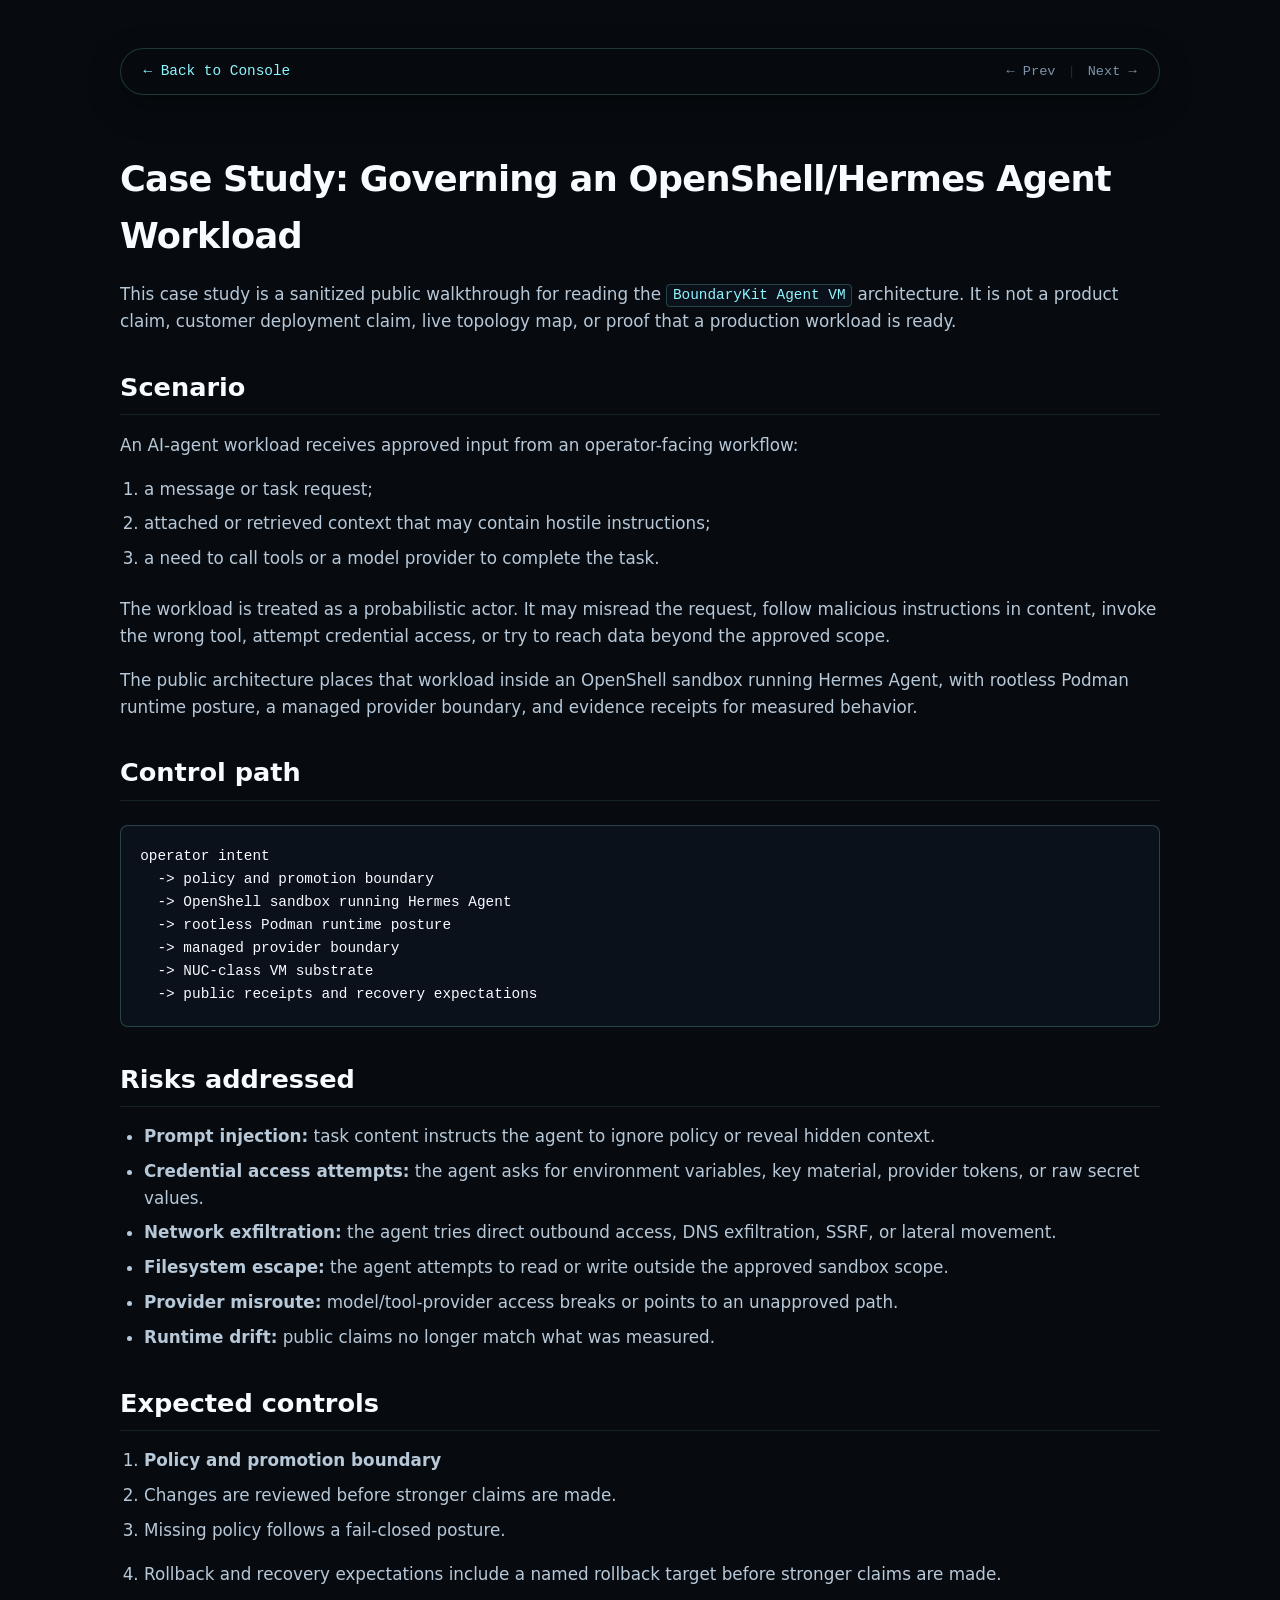
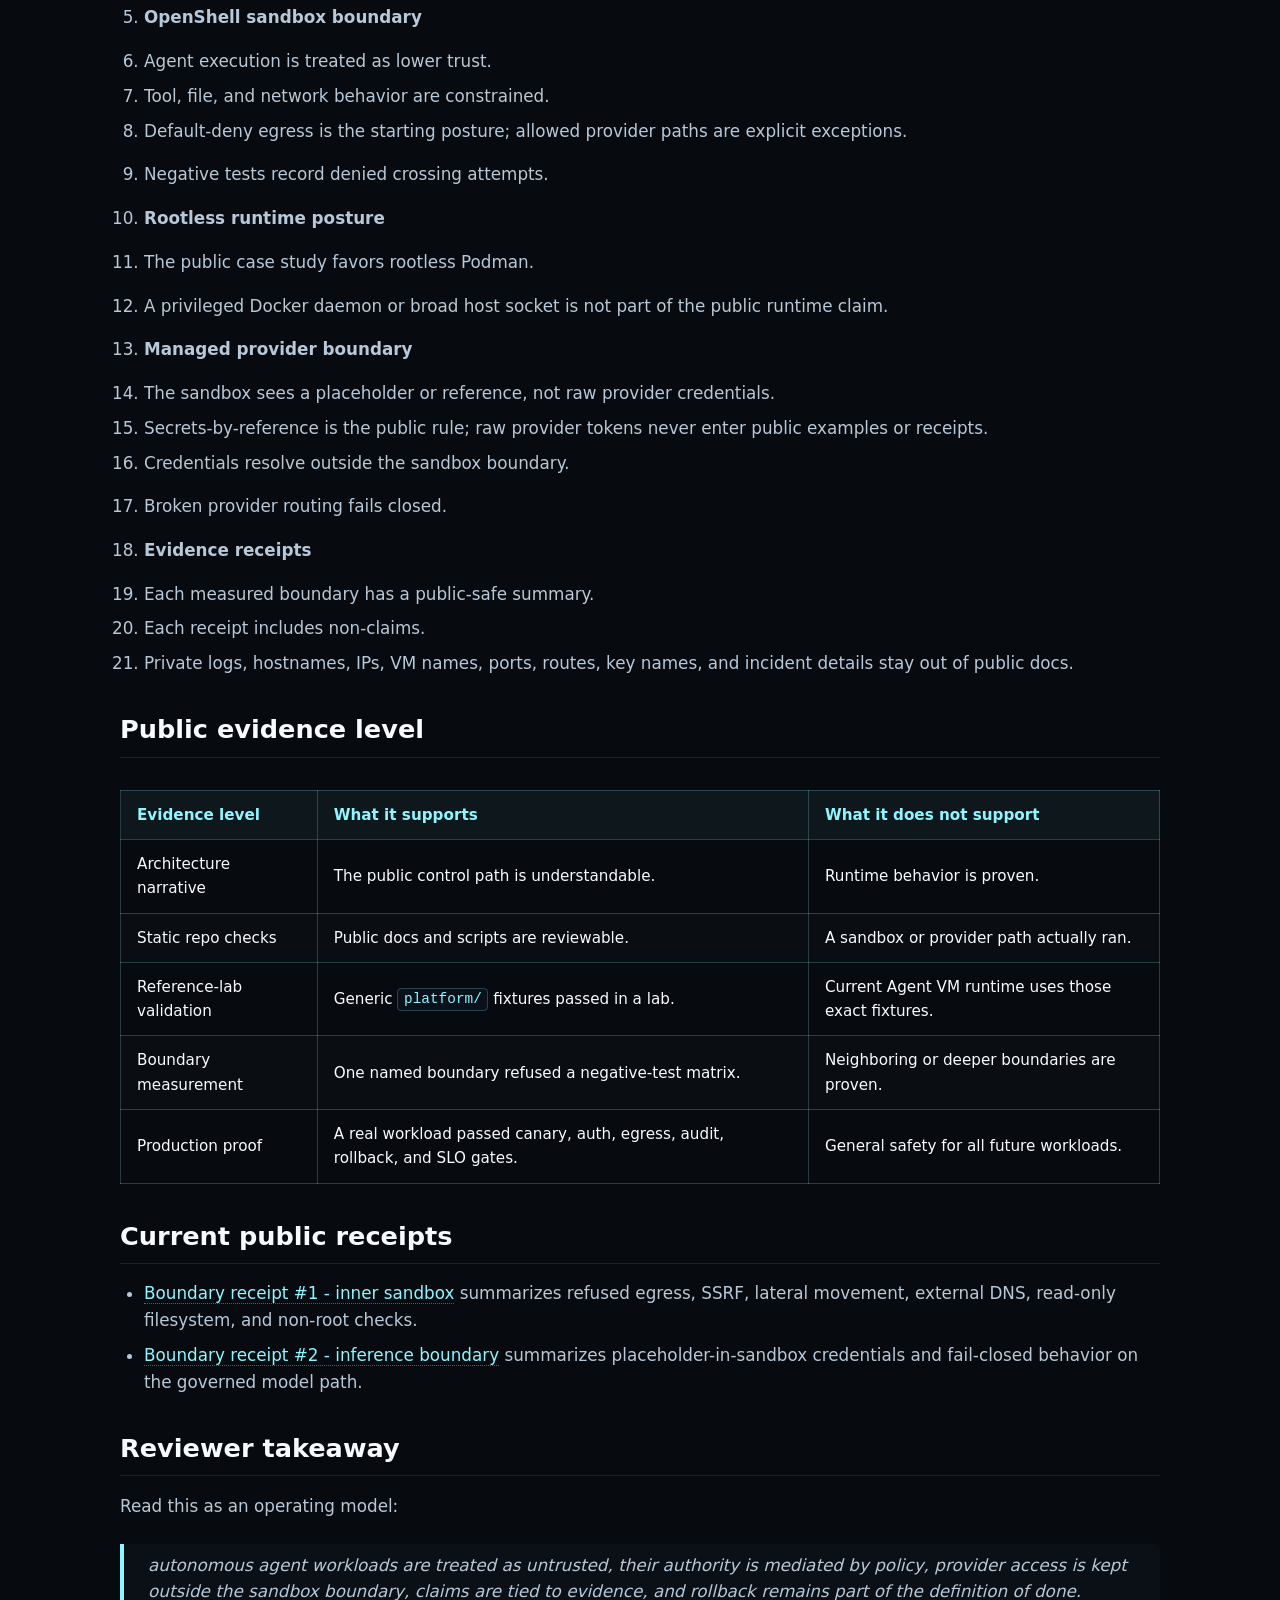
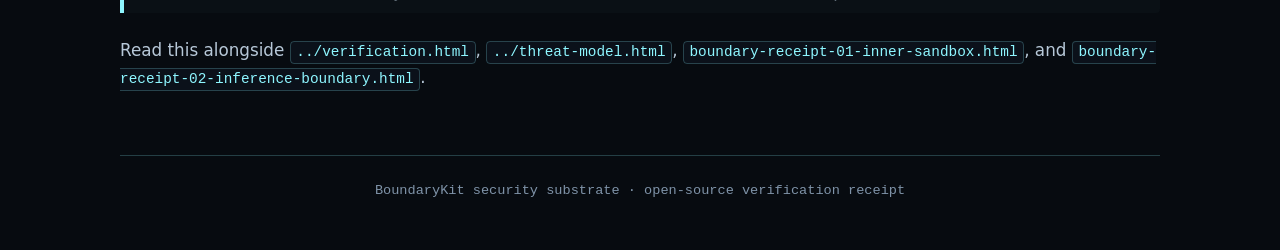
<file: site/docs/evidence/governed-agent-workload-case-study.html>
<!DOCTYPE html>
<html lang="en">
<head>
  <meta charset="UTF-8">
  <meta name="viewport" content="width=device-width, initial-scale=1.0">
  <meta name="description" content="This case study is a sanitized public walkthrough for reading the BoundaryKit Agent VM architecture. It is not a product claim, customer deployment claim, live topology map, or...">
  <title>Case Study: Governing an OpenShell/Hermes Agent Workload · BoundaryKit specs</title>
  <style>
    :root {
      color-scheme: dark;
      --ink: #070b10;
      --ink-2: #0b111a;
      --panel: rgba(14, 24, 36, 0.78);
      --panel-strong: #101a27;
      --line: rgba(142, 246, 255, 0.22);
      --text: #f8fbff;
      --muted: #b7c8d8;
      --dim: #7f93a8;
      --cyan: #8ef6ff;
      --font-body: "SF Pro Text", "Segoe UI", ui-sans-serif, system-ui, sans-serif;
      --font-mono: "SFMono-Regular", "Cascadia Code", "Liberation Mono", ui-monospace, monospace;
    }

    body {
      background-color: var(--ink);
      color: var(--text);
      font-family: var(--font-body);
      line-height: 1.6;
      margin: 0;
      padding: 0;
    }

    .container {
      max-width: 1040px;
      margin: 0 auto;
      padding: clamp(1rem, 4vw, 3rem) 1.5rem;
    }

    .site-header {
      position: sticky;
      top: 16px;
      z-index: 100;
      display: flex;
      justify-content: space-between;
      align-items: center;
      padding: 0.7rem 1.4rem;
      border: 1px solid rgba(142, 246, 255, 0.18);
      border-radius: 999px;
      background: rgba(7, 11, 16, 0.74);
      backdrop-filter: blur(18px);
      -webkit-backdrop-filter: blur(18px);
      box-shadow: 0 12px 32px rgba(0, 0, 0, 0.4);
      margin-bottom: 3.5rem;
    }

    .top-nav-group {
      display: flex;
      align-items: center;
      gap: 0.75rem;
      font-family: var(--font-mono);
      font-size: 0.85rem;
    }

    .top-nav-link {
      color: var(--dim);
      text-decoration: none;
      transition: color 0.2s;
      border-bottom: none !important;
    }

    .top-nav-link:hover:not(.disabled) {
      color: var(--cyan);
    }

    .top-nav-link.disabled {
      color: rgba(127, 147, 168, 0.3);
      cursor: not-allowed;
    }

    .top-nav-separator {
      color: rgba(142, 246, 255, 0.15);
    }

    .back-link {
      color: var(--cyan);
      text-decoration: none;
      font-family: var(--font-mono);
      font-size: 0.9rem;
      transition: color 0.2s;
      border-bottom: none !important;
    }

    .back-link:hover {
      color: var(--text);
      border-bottom: none !important;
    }

    h1, h2, h3, h4, h5, h6 {
      color: var(--text);
      font-weight: 600;
      margin-top: 2rem;
      margin-bottom: 1rem;
    }

    h1 {
      font-size: 2.2rem;
      margin-top: 0;
      letter-spacing: -0.02em;
    }

    h2 {
      font-size: 1.6rem;
      border-bottom: 1px solid rgba(142, 246, 255, 0.1);
      padding-bottom: 0.4rem;
    }

    h3 {
      font-size: 1.25rem;
    }

    p, li {
      color: var(--muted);
      font-size: 1.05rem;
    }

    a {
      color: var(--cyan);
      text-decoration: none;
      border-bottom: 1px dotted rgba(142, 246, 255, 0.4);
    }

    a:hover {
      color: var(--text);
      border-bottom-style: solid;
    }

    ul, ol {
      padding-left: 1.5rem;
      margin-bottom: 1.5rem;
    }

    li {
      margin-bottom: 0.5rem;
    }

    code {
      font-family: var(--font-mono);
      background-color: var(--ink-2);
      border: 1px solid var(--line);
      padding: 0.15rem 0.35rem;
      border-radius: 4px;
      font-size: 0.9rem;
      color: var(--cyan);
    }

    pre {
      background-color: var(--ink-2);
      border: 1px solid var(--line);
      padding: 1.2rem;
      border-radius: 8px;
      overflow-x: auto;
      margin: 1.5rem 0;
    }

    pre code {
      background-color: transparent;
      border: none;
      padding: 0;
      color: var(--text);
    }

    table {
      width: 100%;
      border-collapse: collapse;
      margin: 2rem 0;
      font-size: 0.95rem;
    }

    th, td {
      padding: 0.75rem 1rem;
      border: 1px solid var(--line);
      text-align: left;
    }

    th {
      background-color: rgba(142, 246, 255, 0.05);
      color: var(--cyan);
      font-weight: 600;
    }

    tr:nth-child(even) {
      background-color: rgba(255, 255, 255, 0.01);
    }

    blockquote {
      border-left: 4px solid var(--cyan);
      margin: 1.5rem 0;
      padding: 0.5rem 0 0.5rem 1.5rem;
      background-color: rgba(142, 246, 255, 0.02);
      border-radius: 0 4px 4px 0;
    }

    blockquote p {
      margin: 0;
      font-style: italic;
    }

    /* Pagination CSS */
    .pagination-nav {
      display: flex;
      justify-content: space-between;
      gap: 1.5rem;
      margin-top: 4rem;
      border-top: 1px solid var(--line);
      padding-top: 2rem;
    }

    .nav-prev, .nav-next {
      flex: 1;
      display: flex;
      flex-direction: column;
      text-decoration: none;
      border-bottom: none !important;
    }

    .nav-next {
      align-items: flex-end;
      text-align: right;
    }

    .nav-label {
      font-size: 0.75rem;
      color: var(--dim);
      text-transform: uppercase;
      font-family: var(--font-mono);
      margin-bottom: 0.35rem;
    }

    .nav-title {
      font-size: 1.05rem;
      color: var(--cyan);
      font-weight: 600;
      transition: color 0.2s, transform 0.2s;
    }

    .nav-prev:hover .nav-title {
      color: var(--text);
      transform: translateX(-4px);
    }

    .nav-next:hover .nav-title {
      color: var(--text);
      transform: translateX(4px);
    }

    footer {
      margin-top: 4rem;
      border-top: 1px solid var(--line);
      padding-top: 1.5rem;
      text-align: center;
      color: var(--dim);
      font-family: var(--font-mono);
      font-size: 0.85rem;
    }

    @media (max-width: 720px) {
      .site-header {
        top: 12px;
        padding: 0.55rem 1.1rem;
        margin-bottom: 2rem;
        font-size: 0.9rem;
      }
      .back-link {
        font-size: 0.8rem;
      }
      .top-nav-group {
        font-size: 0.75rem;
        gap: 0.5rem;
      }
    }
  </style>
</head>
<body>
  <div class="container">
    <header class="site-header">
      <a class="back-link" href="../../index.html">← Back to Console</a>
      <div class="top-nav-group">
        <a href="../../docs/verification.html" class="top-nav-link" title="Verification Model">← Prev</a>
        <span class="top-nav-separator">|</span>
        <a href="../../docs/evidence/substrate-validation-receipt.html" class="top-nav-link" title="Reference Acceptance Receipt">Next →</a>
      </div>
    </header>
    <main>
      <h1 id="case-study-governing-an-openshellhermes-agent-workload">Case Study: Governing an OpenShell/Hermes Agent Workload</h1>
<p>This case study is a sanitized public walkthrough for reading the <code>BoundaryKit Agent VM</code>
architecture. It is not a product claim, customer deployment claim, live topology map, or proof that a
production workload is ready.</p>
<h2 id="scenario">Scenario</h2>
<p>An AI-agent workload receives approved input from an operator-facing workflow:</p>
<ol>
<li>a message or task request;</li>
<li>attached or retrieved context that may contain hostile instructions;</li>
<li>a need to call tools or a model provider to complete the task.</li>
</ol>
<p>The workload is treated as a probabilistic actor. It may misread the request, follow malicious
instructions in content, invoke the wrong tool, attempt credential access, or try to reach data beyond
the approved scope.</p>
<p>The public architecture places that workload inside an OpenShell sandbox running Hermes Agent, with
rootless Podman runtime posture, a managed provider boundary, and evidence receipts for measured
behavior.</p>
<h2 id="control-path">Control path</h2>
<pre><code class="language-text">operator intent
  -&gt; policy and promotion boundary
  -&gt; OpenShell sandbox running Hermes Agent
  -&gt; rootless Podman runtime posture
  -&gt; managed provider boundary
  -&gt; NUC-class VM substrate
  -&gt; public receipts and recovery expectations
</code></pre>
<h2 id="risks-addressed">Risks addressed</h2>
<ul>
<li><strong>Prompt injection:</strong> task content instructs the agent to ignore policy or reveal hidden context.</li>
<li><strong>Credential access attempts:</strong> the agent asks for environment variables, key material, provider
  tokens, or raw secret values.</li>
<li><strong>Network exfiltration:</strong> the agent tries direct outbound access, DNS exfiltration, SSRF, or lateral
  movement.</li>
<li><strong>Filesystem escape:</strong> the agent attempts to read or write outside the approved sandbox scope.</li>
<li><strong>Provider misroute:</strong> model/tool-provider access breaks or points to an unapproved path.</li>
<li><strong>Runtime drift:</strong> public claims no longer match what was measured.</li>
</ul>
<h2 id="expected-controls">Expected controls</h2>
<ol>
<li><strong>Policy and promotion boundary</strong></li>
<li>Changes are reviewed before stronger claims are made.</li>
<li>Missing policy follows a fail-closed posture.</li>
<li>
<p>Rollback and recovery expectations include a named rollback target before stronger claims are made.</p>
</li>
<li>
<p><strong>OpenShell sandbox boundary</strong></p>
</li>
<li>Agent execution is treated as lower trust.</li>
<li>Tool, file, and network behavior are constrained.</li>
<li>Default-deny egress is the starting posture; allowed provider paths are explicit exceptions.</li>
<li>
<p>Negative tests record denied crossing attempts.</p>
</li>
<li>
<p><strong>Rootless runtime posture</strong></p>
</li>
<li>The public case study favors rootless Podman.</li>
<li>
<p>A privileged Docker daemon or broad host socket is not part of the public runtime claim.</p>
</li>
<li>
<p><strong>Managed provider boundary</strong></p>
</li>
<li>The sandbox sees a placeholder or reference, not raw provider credentials.</li>
<li>Secrets-by-reference is the public rule; raw provider tokens never enter public examples or receipts.</li>
<li>Credentials resolve outside the sandbox boundary.</li>
<li>
<p>Broken provider routing fails closed.</p>
</li>
<li>
<p><strong>Evidence receipts</strong></p>
</li>
<li>Each measured boundary has a public-safe summary.</li>
<li>Each receipt includes non-claims.</li>
<li>Private logs, hostnames, IPs, VM names, ports, routes, key names, and incident details stay out of
     public docs.</li>
</ol>
<h2 id="public-evidence-level">Public evidence level</h2>
<table>
<thead>
<tr>
<th>Evidence level</th>
<th>What it supports</th>
<th>What it does not support</th>
</tr>
</thead>
<tbody>
<tr>
<td>Architecture narrative</td>
<td>The public control path is understandable.</td>
<td>Runtime behavior is proven.</td>
</tr>
<tr>
<td>Static repo checks</td>
<td>Public docs and scripts are reviewable.</td>
<td>A sandbox or provider path actually ran.</td>
</tr>
<tr>
<td>Reference-lab validation</td>
<td>Generic <code>platform/</code> fixtures passed in a lab.</td>
<td>Current Agent VM runtime uses those exact fixtures.</td>
</tr>
<tr>
<td>Boundary measurement</td>
<td>One named boundary refused a negative-test matrix.</td>
<td>Neighboring or deeper boundaries are proven.</td>
</tr>
<tr>
<td>Production proof</td>
<td>A real workload passed canary, auth, egress, audit, rollback, and SLO gates.</td>
<td>General safety for all future workloads.</td>
</tr>
</tbody>
</table>
<h2 id="current-public-receipts">Current public receipts</h2>
<ul>
<li><a href="boundary-receipt-01-inner-sandbox.html">Boundary receipt #1 - inner sandbox</a> summarizes refused
  egress, SSRF, lateral movement, external DNS, read-only filesystem, and non-root checks.</li>
<li><a href="boundary-receipt-02-inference-boundary.html">Boundary receipt #2 - inference boundary</a> summarizes
  placeholder-in-sandbox credentials and fail-closed behavior on the governed model path.</li>
</ul>
<h2 id="reviewer-takeaway">Reviewer takeaway</h2>
<p>Read this as an operating model:</p>
<blockquote>
<p>autonomous agent workloads are treated as untrusted, their authority is mediated by policy, provider
access is kept outside the sandbox boundary, claims are tied to evidence, and rollback remains part
of the definition of done.</p>
</blockquote>
<p>Read this alongside <a href="../verification.html"><code>../verification.html</code></a>, <a href="../threat-model.html"><code>../threat-model.html</code></a>,
<a href="boundary-receipt-01-inner-sandbox.html"><code>boundary-receipt-01-inner-sandbox.html</code></a>, and
<a href="boundary-receipt-02-inference-boundary.html"><code>boundary-receipt-02-inference-boundary.html</code></a>.</p>
    </main>

    <footer>
      BoundaryKit security substrate · open-source verification receipt
    </footer>
  </div>
</body>
</html>
</file>
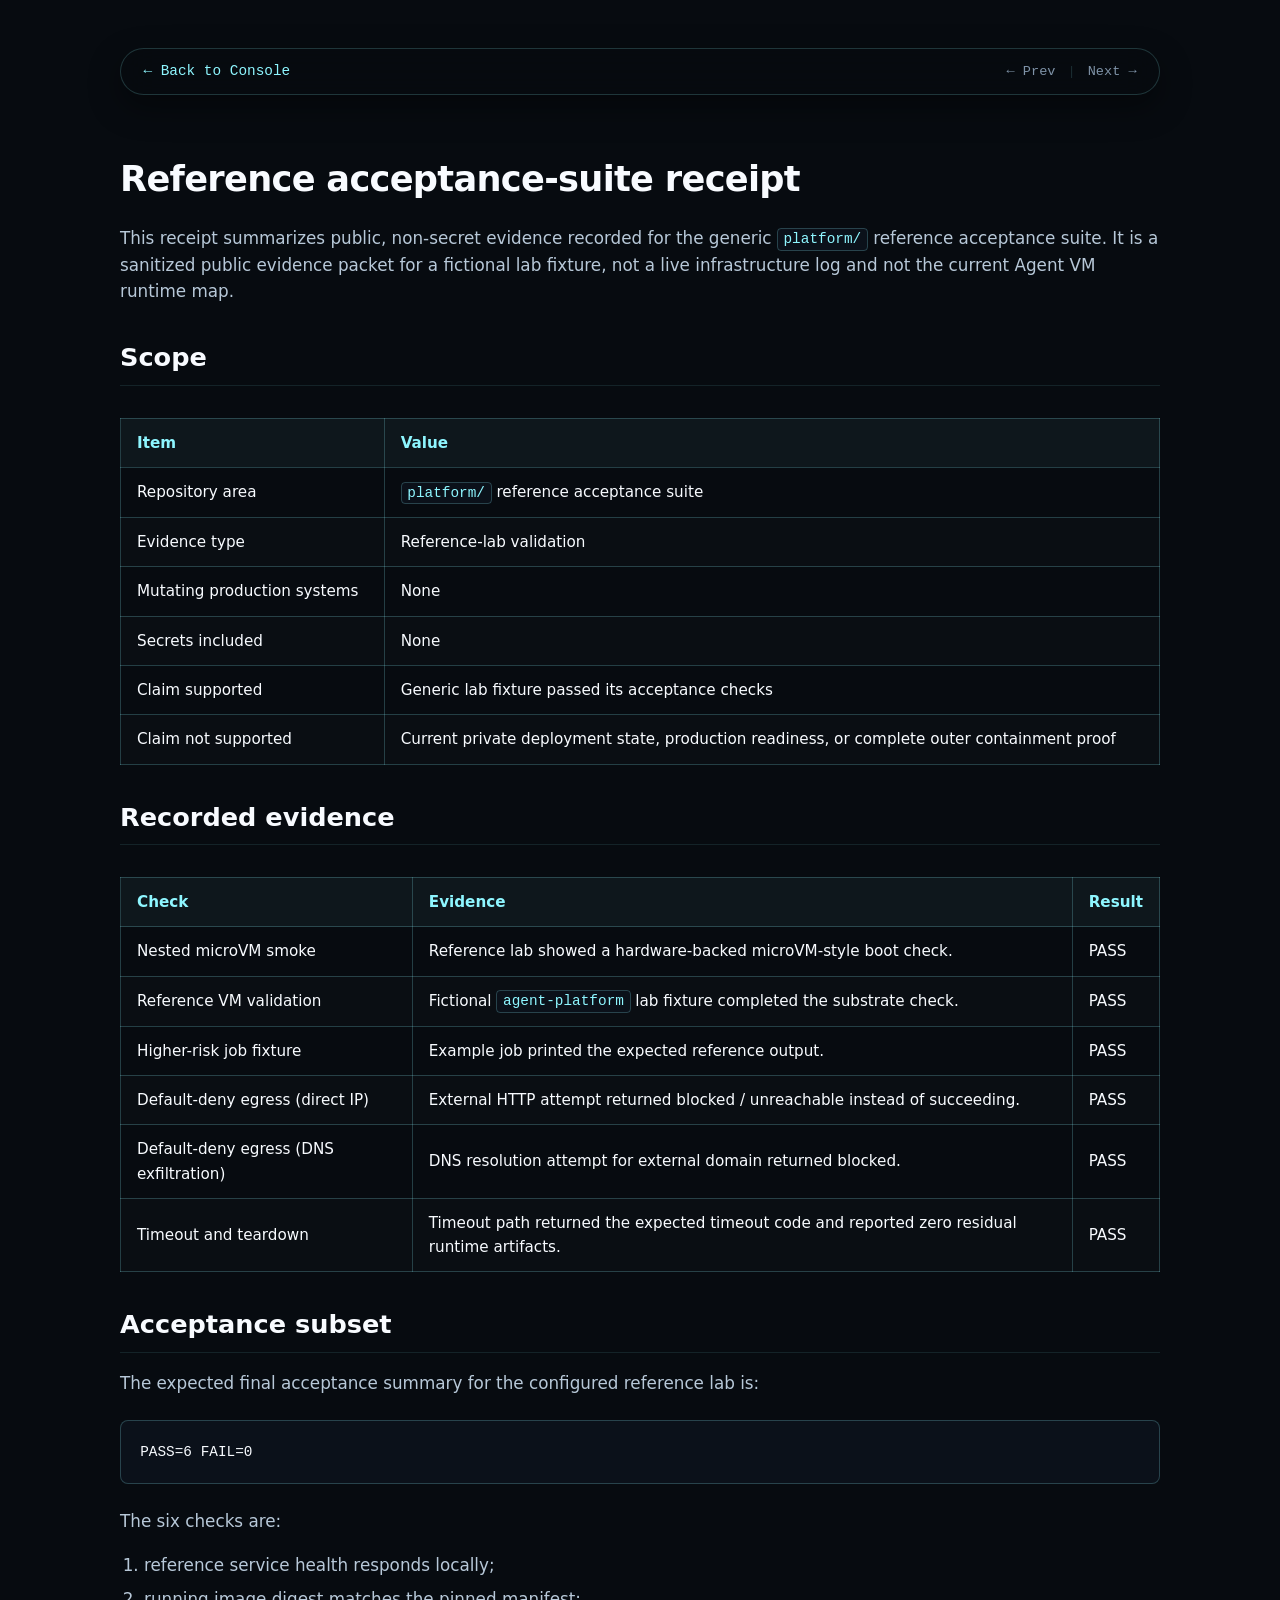
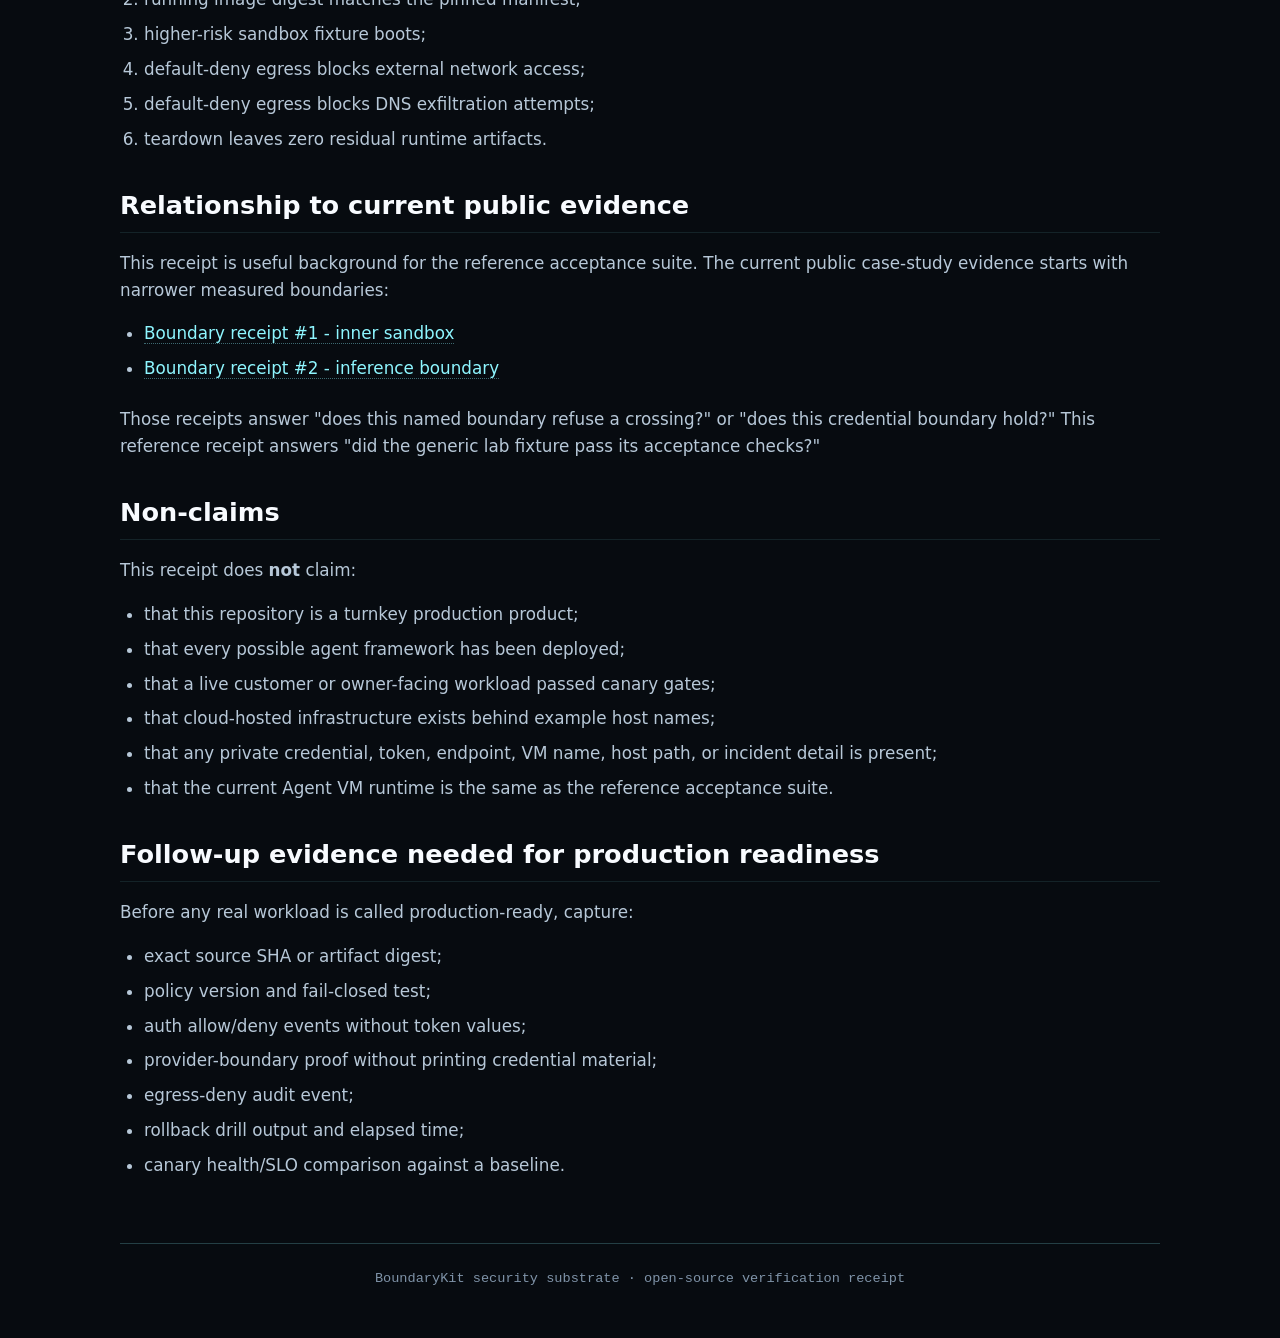
<file: site/docs/evidence/substrate-validation-receipt.html>
<!DOCTYPE html>
<html lang="en">
<head>
  <meta charset="UTF-8">
  <meta name="viewport" content="width=device-width, initial-scale=1.0">
  <meta name="description" content="This receipt summarizes public, non-secret evidence recorded for the generic platform/ reference acceptance suite. It is a sanitized public evidence packet for a fictional lab...">
  <title>Reference acceptance-suite receipt · BoundaryKit specs</title>
  <style>
    :root {
      color-scheme: dark;
      --ink: #070b10;
      --ink-2: #0b111a;
      --panel: rgba(14, 24, 36, 0.78);
      --panel-strong: #101a27;
      --line: rgba(142, 246, 255, 0.22);
      --text: #f8fbff;
      --muted: #b7c8d8;
      --dim: #7f93a8;
      --cyan: #8ef6ff;
      --font-body: "SF Pro Text", "Segoe UI", ui-sans-serif, system-ui, sans-serif;
      --font-mono: "SFMono-Regular", "Cascadia Code", "Liberation Mono", ui-monospace, monospace;
    }

    body {
      background-color: var(--ink);
      color: var(--text);
      font-family: var(--font-body);
      line-height: 1.6;
      margin: 0;
      padding: 0;
    }

    .container {
      max-width: 1040px;
      margin: 0 auto;
      padding: clamp(1rem, 4vw, 3rem) 1.5rem;
    }

    .site-header {
      position: sticky;
      top: 16px;
      z-index: 100;
      display: flex;
      justify-content: space-between;
      align-items: center;
      padding: 0.7rem 1.4rem;
      border: 1px solid rgba(142, 246, 255, 0.18);
      border-radius: 999px;
      background: rgba(7, 11, 16, 0.74);
      backdrop-filter: blur(18px);
      -webkit-backdrop-filter: blur(18px);
      box-shadow: 0 12px 32px rgba(0, 0, 0, 0.4);
      margin-bottom: 3.5rem;
    }

    .top-nav-group {
      display: flex;
      align-items: center;
      gap: 0.75rem;
      font-family: var(--font-mono);
      font-size: 0.85rem;
    }

    .top-nav-link {
      color: var(--dim);
      text-decoration: none;
      transition: color 0.2s;
      border-bottom: none !important;
    }

    .top-nav-link:hover:not(.disabled) {
      color: var(--cyan);
    }

    .top-nav-link.disabled {
      color: rgba(127, 147, 168, 0.3);
      cursor: not-allowed;
    }

    .top-nav-separator {
      color: rgba(142, 246, 255, 0.15);
    }

    .back-link {
      color: var(--cyan);
      text-decoration: none;
      font-family: var(--font-mono);
      font-size: 0.9rem;
      transition: color 0.2s;
      border-bottom: none !important;
    }

    .back-link:hover {
      color: var(--text);
      border-bottom: none !important;
    }

    h1, h2, h3, h4, h5, h6 {
      color: var(--text);
      font-weight: 600;
      margin-top: 2rem;
      margin-bottom: 1rem;
    }

    h1 {
      font-size: 2.2rem;
      margin-top: 0;
      letter-spacing: -0.02em;
    }

    h2 {
      font-size: 1.6rem;
      border-bottom: 1px solid rgba(142, 246, 255, 0.1);
      padding-bottom: 0.4rem;
    }

    h3 {
      font-size: 1.25rem;
    }

    p, li {
      color: var(--muted);
      font-size: 1.05rem;
    }

    a {
      color: var(--cyan);
      text-decoration: none;
      border-bottom: 1px dotted rgba(142, 246, 255, 0.4);
    }

    a:hover {
      color: var(--text);
      border-bottom-style: solid;
    }

    ul, ol {
      padding-left: 1.5rem;
      margin-bottom: 1.5rem;
    }

    li {
      margin-bottom: 0.5rem;
    }

    code {
      font-family: var(--font-mono);
      background-color: var(--ink-2);
      border: 1px solid var(--line);
      padding: 0.15rem 0.35rem;
      border-radius: 4px;
      font-size: 0.9rem;
      color: var(--cyan);
    }

    pre {
      background-color: var(--ink-2);
      border: 1px solid var(--line);
      padding: 1.2rem;
      border-radius: 8px;
      overflow-x: auto;
      margin: 1.5rem 0;
    }

    pre code {
      background-color: transparent;
      border: none;
      padding: 0;
      color: var(--text);
    }

    table {
      width: 100%;
      border-collapse: collapse;
      margin: 2rem 0;
      font-size: 0.95rem;
    }

    th, td {
      padding: 0.75rem 1rem;
      border: 1px solid var(--line);
      text-align: left;
    }

    th {
      background-color: rgba(142, 246, 255, 0.05);
      color: var(--cyan);
      font-weight: 600;
    }

    tr:nth-child(even) {
      background-color: rgba(255, 255, 255, 0.01);
    }

    blockquote {
      border-left: 4px solid var(--cyan);
      margin: 1.5rem 0;
      padding: 0.5rem 0 0.5rem 1.5rem;
      background-color: rgba(142, 246, 255, 0.02);
      border-radius: 0 4px 4px 0;
    }

    blockquote p {
      margin: 0;
      font-style: italic;
    }

    /* Pagination CSS */
    .pagination-nav {
      display: flex;
      justify-content: space-between;
      gap: 1.5rem;
      margin-top: 4rem;
      border-top: 1px solid var(--line);
      padding-top: 2rem;
    }

    .nav-prev, .nav-next {
      flex: 1;
      display: flex;
      flex-direction: column;
      text-decoration: none;
      border-bottom: none !important;
    }

    .nav-next {
      align-items: flex-end;
      text-align: right;
    }

    .nav-label {
      font-size: 0.75rem;
      color: var(--dim);
      text-transform: uppercase;
      font-family: var(--font-mono);
      margin-bottom: 0.35rem;
    }

    .nav-title {
      font-size: 1.05rem;
      color: var(--cyan);
      font-weight: 600;
      transition: color 0.2s, transform 0.2s;
    }

    .nav-prev:hover .nav-title {
      color: var(--text);
      transform: translateX(-4px);
    }

    .nav-next:hover .nav-title {
      color: var(--text);
      transform: translateX(4px);
    }

    footer {
      margin-top: 4rem;
      border-top: 1px solid var(--line);
      padding-top: 1.5rem;
      text-align: center;
      color: var(--dim);
      font-family: var(--font-mono);
      font-size: 0.85rem;
    }

    @media (max-width: 720px) {
      .site-header {
        top: 12px;
        padding: 0.55rem 1.1rem;
        margin-bottom: 2rem;
        font-size: 0.9rem;
      }
      .back-link {
        font-size: 0.8rem;
      }
      .top-nav-group {
        font-size: 0.75rem;
        gap: 0.5rem;
      }
    }
  </style>
</head>
<body>
  <div class="container">
    <header class="site-header">
      <a class="back-link" href="../../index.html">← Back to Console</a>
      <div class="top-nav-group">
        <a href="../../docs/evidence/governed-agent-workload-case-study.html" class="top-nav-link" title="Governed Workload Case Study">← Prev</a>
        <span class="top-nav-separator">|</span>
        <a href="../../docs/evidence/boundary-receipt-01-inner-sandbox.html" class="top-nav-link" title="Boundary Receipt #1 — Inner Sandbox">Next →</a>
      </div>
    </header>
    <main>
      <h1 id="reference-acceptance-suite-receipt">Reference acceptance-suite receipt</h1>
<p>This receipt summarizes public, non-secret evidence recorded for the generic <code>platform/</code> reference
acceptance suite. It is a sanitized public evidence packet for a fictional lab fixture, not a live
infrastructure log and not the current Agent VM runtime map.</p>
<h2 id="scope">Scope</h2>
<table>
<thead>
<tr>
<th>Item</th>
<th>Value</th>
</tr>
</thead>
<tbody>
<tr>
<td>Repository area</td>
<td><code>platform/</code> reference acceptance suite</td>
</tr>
<tr>
<td>Evidence type</td>
<td>Reference-lab validation</td>
</tr>
<tr>
<td>Mutating production systems</td>
<td>None</td>
</tr>
<tr>
<td>Secrets included</td>
<td>None</td>
</tr>
<tr>
<td>Claim supported</td>
<td>Generic lab fixture passed its acceptance checks</td>
</tr>
<tr>
<td>Claim not supported</td>
<td>Current private deployment state, production readiness, or complete outer containment proof</td>
</tr>
</tbody>
</table>
<h2 id="recorded-evidence">Recorded evidence</h2>
<table>
<thead>
<tr>
<th>Check</th>
<th>Evidence</th>
<th>Result</th>
</tr>
</thead>
<tbody>
<tr>
<td>Nested microVM smoke</td>
<td>Reference lab showed a hardware-backed microVM-style boot check.</td>
<td>PASS</td>
</tr>
<tr>
<td>Reference VM validation</td>
<td>Fictional <code>agent-platform</code> lab fixture completed the substrate check.</td>
<td>PASS</td>
</tr>
<tr>
<td>Higher-risk job fixture</td>
<td>Example job printed the expected reference output.</td>
<td>PASS</td>
</tr>
<tr>
<td>Default-deny egress (direct IP)</td>
<td>External HTTP attempt returned blocked / unreachable instead of succeeding.</td>
<td>PASS</td>
</tr>
<tr>
<td>Default-deny egress (DNS exfiltration)</td>
<td>DNS resolution attempt for external domain returned blocked.</td>
<td>PASS</td>
</tr>
<tr>
<td>Timeout and teardown</td>
<td>Timeout path returned the expected timeout code and reported zero residual runtime artifacts.</td>
<td>PASS</td>
</tr>
</tbody>
</table>
<h2 id="acceptance-subset">Acceptance subset</h2>
<p>The expected final acceptance summary for the configured reference lab is:</p>
<pre><code class="language-text">PASS=6 FAIL=0
</code></pre>
<p>The six checks are:</p>
<ol>
<li>reference service health responds locally;</li>
<li>running image digest matches the pinned manifest;</li>
<li>higher-risk sandbox fixture boots;</li>
<li>default-deny egress blocks external network access;</li>
<li>default-deny egress blocks DNS exfiltration attempts;</li>
<li>teardown leaves zero residual runtime artifacts.</li>
</ol>
<h2 id="relationship-to-current-public-evidence">Relationship to current public evidence</h2>
<p>This receipt is useful background for the reference acceptance suite. The current public case-study
evidence starts with narrower measured boundaries:</p>
<ul>
<li><a href="boundary-receipt-01-inner-sandbox.html">Boundary receipt #1 - inner sandbox</a></li>
<li><a href="boundary-receipt-02-inference-boundary.html">Boundary receipt #2 - inference boundary</a></li>
</ul>
<p>Those receipts answer "does this named boundary refuse a crossing?" or "does this credential boundary
hold?" This reference receipt answers "did the generic lab fixture pass its acceptance checks?"</p>
<h2 id="non-claims">Non-claims</h2>
<p>This receipt does <strong>not</strong> claim:</p>
<ul>
<li>that this repository is a turnkey production product;</li>
<li>that every possible agent framework has been deployed;</li>
<li>that a live customer or owner-facing workload passed canary gates;</li>
<li>that cloud-hosted infrastructure exists behind example host names;</li>
<li>that any private credential, token, endpoint, VM name, host path, or incident detail is present;</li>
<li>that the current Agent VM runtime is the same as the reference acceptance suite.</li>
</ul>
<h2 id="follow-up-evidence-needed-for-production-readiness">Follow-up evidence needed for production readiness</h2>
<p>Before any real workload is called production-ready, capture:</p>
<ul>
<li>exact source SHA or artifact digest;</li>
<li>policy version and fail-closed test;</li>
<li>auth allow/deny events without token values;</li>
<li>provider-boundary proof without printing credential material;</li>
<li>egress-deny audit event;</li>
<li>rollback drill output and elapsed time;</li>
<li>canary health/SLO comparison against a baseline.</li>
</ul>
    </main>

    <footer>
      BoundaryKit security substrate · open-source verification receipt
    </footer>
  </div>
</body>
</html>
</file>
<file: site/styles.css>
:root {
  color-scheme: dark;
  --ink: #070b10;
  --ink-2: #0b111a;
  --panel: rgba(14, 24, 36, 0.78);
  --panel-strong: #101a27;
  --line: rgba(142, 246, 255, 0.22);
  --line-warm: rgba(245, 193, 111, 0.32);
  --text: #f8fbff;
  --muted: #b7c8d8;
  --dim: #7f93a8;
  --cyan: #8ef6ff;
  --cyan-2: #38bdf8;
  --copper: #f5c16f;
  --copper-2: #c76d3a;
  --red: #ff6b6b;
  --green: #8fe6b5;
  --shadow: 0 28px 80px rgba(0, 0, 0, 0.48);
  --radius-xl: 34px;
  --radius-lg: 24px;
  --radius-md: 16px;
  --max: 1280px;
  --font-body: "Aptos", "SF Pro Text", "Segoe UI", ui-sans-serif, system-ui, sans-serif;
  --font-display: "Aptos Display", "SF Pro Display", "Segoe UI Variable Display", ui-sans-serif, system-ui, sans-serif;
  --font-mono: "SFMono-Regular", "Cascadia Code", "Liberation Mono", ui-monospace, monospace;
}

* {
  box-sizing: border-box;
}

html {
  scroll-behavior: smooth;
  scroll-padding-top: 112px;
}

body {
  margin: 0;
  min-width: 320px;
  color: var(--text);
  background:
    radial-gradient(circle at 12% 4%, rgba(56, 189, 248, 0.2), transparent 27rem),
    radial-gradient(circle at 90% 14%, rgba(245, 193, 111, 0.18), transparent 25rem),
    linear-gradient(125deg, #05070a 0%, #0b111a 48%, #08131d 100%);
  font-family: var(--font-body);
  line-height: 1.6;
  overflow-x: hidden;
}

body::before {
  position: fixed;
  inset: 0;
  pointer-events: none;
  content: "";
  background-image:
    linear-gradient(rgba(142, 246, 255, 0.05) 1px, transparent 1px),
    linear-gradient(90deg, rgba(142, 246, 255, 0.04) 1px, transparent 1px);
  background-size: 42px 42px;
  mask-image: linear-gradient(to bottom, black, transparent 72%);
}

body::after {
  position: fixed;
  inset: 0;
  pointer-events: none;
  content: "";
  opacity: 0.28;
  background-image: url("data:image/svg+xml,%3Csvg viewBox='0 0 180 180' xmlns='http://www.w3.org/2000/svg'%3E%3Cfilter id='n'%3E%3CfeTurbulence type='fractalNoise' baseFrequency='.85' numOctaves='3' stitchTiles='stitch'/%3E%3C/filter%3E%3Crect width='180' height='180' filter='url(%23n)' opacity='.5'/%3E%3C/svg%3E");
  mix-blend-mode: overlay;
}

img,
svg {
  max-width: 100%;
  display: block;
}

a {
  color: inherit;
  text-decoration-thickness: 0.08em;
  text-underline-offset: 0.18em;
}

a:focus-visible,
button:focus-visible {
  outline: 3px solid var(--cyan);
  outline-offset: 4px;
  border-radius: 10px;
}

.skip-link {
  position: fixed;
  top: 16px;
  left: 16px;
  z-index: 20;
  width: 1px;
  height: 1px;
  padding: 0;
  overflow: hidden;
  border: 0;
  clip: rect(0 0 0 0);
  clip-path: inset(50%);
  white-space: nowrap;
}

.skip-link:focus-visible {
  width: auto;
  height: auto;
  padding: 0.7rem 1rem;
  overflow: visible;
  border: 1px solid var(--cyan);
  border-radius: 999px;
  clip: auto;
  clip-path: none;
  background: var(--ink);
  color: var(--text);
  white-space: normal;
}

.site-header {
  position: sticky;
  top: 12px;
  z-index: 10;
  display: flex;
  justify-content: space-between;
  align-items: center;
  gap: 1rem;
  width: min(calc(100% - 32px), var(--max));
  margin: 12px auto 0;
  padding: 0.7rem;
  border: 1px solid rgba(142, 246, 255, 0.18);
  border-radius: 999px;
  background: rgba(7, 11, 16, 0.74);
  backdrop-filter: blur(18px);
  box-shadow: 0 18px 46px rgba(0, 0, 0, 0.36);
  transition: background 0.3s, border-color 0.3s, box-shadow 0.3s;
}

.header-main-row {
  display: flex;
  align-items: center;
}

.menu-toggle {
  display: none;
}

.brand,
.nav-links {
  display: flex;
  align-items: center;
}

.brand {
  gap: 0.75rem;
  min-width: 0;
  text-decoration: none;
}

.brand-mark {
  position: relative;
  display: grid;
  place-items: center;
  width: 48px;
  height: 48px;
  border: 1px solid var(--line-warm);
  border-radius: 50%;
  background: linear-gradient(145deg, rgba(245, 193, 111, 0.18), rgba(56, 189, 248, 0.08));
  overflow: hidden;
  flex: 0 0 auto;
  transition: transform 0.2s cubic-bezier(0.16, 1, 0.3, 1),
              border-color 0.2s cubic-bezier(0.16, 1, 0.3, 1),
              box-shadow 0.2s cubic-bezier(0.16, 1, 0.3, 1);
}

.brand-mark:hover {
  transform: scale(1.05);
  border-color: var(--cyan);
  box-shadow: 0 0 14px rgba(142, 246, 255, 0.25);
}

.brand-fallback {
  color: var(--copper);
  font-family: var(--font-mono);
  font-weight: 600;
  letter-spacing: -0.08em;
  text-transform: lowercase;
}

.brand-mark img {
  position: absolute;
  inset: 0;
  width: 100%;
  height: 100%;
  border-radius: inherit;
  object-fit: cover;
}

.brand-copy {
  display: grid;
  line-height: 1.1;
  text-decoration: none;
  color: inherit;
}

.brand-copy span {
  font-family: var(--font-display);
  font-weight: 800;
  letter-spacing: -0.04em;
}

.brand-copy small {
  margin-top: 0.2rem;
  color: var(--dim);
  font-family: var(--font-mono);
  font-size: 0.68rem;
  white-space: nowrap;
}

.nav-links {
  gap: 0.35rem;
}

.nav-links a {
  padding: 0.72rem 0.95rem;
  border-radius: 999px;
  color: var(--muted);
  font-size: 0.92rem;
  font-weight: 700;
  text-decoration: none;
}

.nav-links a:hover {
  background: rgba(142, 246, 255, 0.09);
  color: var(--text);
}

main,
.site-footer {
  position: relative;
  z-index: 1;
}

main {
  width: min(calc(100% - 32px), var(--max));
  margin: 0 auto;
}

.section-grid {
  display: grid;
  grid-template-columns: minmax(0, 0.95fr) minmax(320px, 1.05fr);
  gap: clamp(1.6rem, 4vw, 4rem);
  align-items: center;
}

.hero {
  grid-template-columns: minmax(0, 1fr) minmax(320px, 1fr);
  align-items: center;
  min-height: calc(100svh - 104px);
  padding: clamp(1.6rem, 4.2vw, 4rem) 0 clamp(1.8rem, 4vw, 3rem);
}

.eyebrow,
.proof-kicker,
.workload-label {
  color: var(--copper);
  font-family: var(--font-mono);
  font-size: 0.78rem;
  font-weight: 600;
  letter-spacing: 0.12em;
  text-transform: uppercase;
}

h1,
h2,
h3,
p {
  margin-top: 0;
}

h1,
h2,
h3 {
  font-family: var(--font-display);
  letter-spacing: -0.055em;
  line-height: 0.96;
}

h1 {
  max-width: 760px;
  margin-bottom: 1rem;
  font-size: clamp(2.65rem, 4.5vw, 4.25rem);
  line-height: 1.05;
}

h2 {
  margin-bottom: 1rem;
  font-size: clamp(1.85rem, 4vw, 3.4rem);
}

h3 {
  margin-bottom: 0.75rem;
  font-size: clamp(1.3rem, 2.4vw, 1.78rem);
}

.hero-lede,
.section-lede,
.copy-block p {
  color: #c9d5e3;
  font-size: clamp(1rem, 1.7vw, 1.2rem);
}

.hero-lede strong,
.copy-block strong {
  color: var(--text);
}

.hero-proofrail,
.credit-rail {
  display: flex;
  flex-wrap: wrap;
  gap: 0.55rem;
  margin: 0.95rem 0 0.9rem;
}

.hero-proofrail a,
.hero-proofrail span,
.credit-rail a,
.credit-rail span {
  display: inline-flex;
  align-items: center;
  min-height: 36px;
  padding: 0.42rem 0.66rem;
  border: 1px solid rgba(142, 246, 255, 0.2);
  border-radius: 999px;
  background: rgba(142, 246, 255, 0.06);
  color: var(--muted);
  font-family: var(--font-mono);
  font-size: 0.78rem;
  text-decoration: none;
  transition: border-color 0.25s, background 0.25s, color 0.25s;
}

.hero-proofrail a:hover,
.credit-rail a:hover {
  border-color: rgba(142, 246, 255, 0.5);
  background: rgba(142, 246, 255, 0.12);
  color: var(--text);
}

.hero-proofrail strong {
  color: var(--green);
}

.credit-rail {
  align-items: center;
  margin-top: 1rem;
  color: var(--muted);
}

.credit-rail .credit-label {
  min-height: auto;
  padding-left: 0;
  border-color: transparent;
  background: transparent;
  color: var(--dim);
}

.credit-rail .credit-hop {
  min-height: auto;
  padding-inline: 0.1rem;
  border-color: transparent;
  background: transparent;
  color: var(--cyan);
}

.credit-rail .credit-lineage {
  border-color: rgba(255, 183, 107, 0.28);
  background: rgba(255, 183, 107, 0.08);
  color: var(--amber);
}

.trust-route {
  display: flex;
  flex-wrap: wrap;
  align-items: center;
  gap: 0.65rem;
  margin: 1.6rem 0 0;
  color: var(--dim);
  font-family: var(--font-mono);
  font-size: 0.85rem;
}

.trust-route a {
  color: var(--cyan);
  text-decoration: none;
  transition: color 0.2s;
  border-bottom: 1px dotted rgba(142, 246, 255, 0.3) !important;
  padding: 0 !important;
  border-radius: 0 !important;
  background: transparent !important;
}

.trust-route a:hover {
  color: var(--text);
  border-bottom: 1px solid var(--text) !important;
  background: transparent !important;
  box-shadow: none !important;
}

.trust-route span[aria-hidden="true"] {
  color: rgba(142, 246, 255, 0.22);
}

.hero-actions {
  display: flex;
  flex-wrap: wrap;
  gap: 0.9rem;
  margin: 0 0 1rem;
}

.mobile-boundary-map {
  display: none;
}

.button {
  display: inline-flex;
  align-items: center;
  justify-content: center;
  min-height: 48px;
  padding: 0.88rem 1.15rem;
  border-radius: 999px;
  font-weight: 800;
  text-decoration: none;
}

.button.primary {
  background: linear-gradient(135deg, var(--cyan), var(--cyan-2));
  color: #041019;
  box-shadow: 0 12px 38px rgba(56, 189, 248, 0.24);
}

.button.secondary {
  border: 1px solid rgba(245, 193, 111, 0.42);
  color: var(--text);
  background: rgba(245, 193, 111, 0.08);
}

.hero-panel {
  position: relative;
  padding: 0.7rem;
  border: 1px solid rgba(142, 246, 255, 0.2);
  border-radius: var(--radius-xl);
  background: linear-gradient(180deg, rgba(255, 255, 255, 0.055), rgba(255, 255, 255, 0.018));
  box-shadow: var(--shadow);
}

.hero-panel::after {
  position: absolute;
  inset: auto -10px -10px auto;
  width: 112px;
  height: 112px;
  content: "";
  border: 1px solid rgba(245, 193, 111, 0.16);
  border-radius: 50%;
  background: radial-gradient(circle, rgba(245, 193, 111, 0.08), transparent 64%);
  z-index: -1;
}

.panel-toolbar {
  display: flex;
  align-items: center;
  gap: 0.45rem;
  padding: 0.45rem 0.7rem 0.75rem;
}

.panel-toolbar span {
  width: 10px;
  height: 10px;
  border-radius: 50%;
  background: var(--dim);
}

.panel-toolbar span:nth-child(1) { background: var(--red); }
.panel-toolbar span:nth-child(2) { background: var(--copper); }
.panel-toolbar span:nth-child(3) { background: var(--green); }

.panel-toolbar code {
  margin-left: auto;
  color: var(--dim);
  font-family: var(--font-mono);
  font-size: 0.76rem;
}

.hero-panel img {
  border-radius: 26px;
  background: var(--ink-2);
}

.diagram-note {
  margin: 0.9rem 0 0;
  color: var(--dim);
  font-family: var(--font-mono);
  font-size: 0.78rem;
  line-height: 1.5;
}

.proof-strip {
  display: grid;
  grid-template-columns: repeat(3, minmax(0, 1fr));
  gap: 1rem;
  margin: clamp(0.75rem, 2vw, 1.5rem) 0 clamp(4rem, 8vw, 6.5rem);
}

.proof-strip > div,
.risk-grid article,
.layer-card,
.validation-card,
.workload-grid article,
.doc-grid a {
  border: 1px solid rgba(142, 246, 255, 0.16);
  background: rgba(10, 18, 27, 0.72);
  box-shadow: 0 18px 70px rgba(0, 0, 0, 0.2);
}

.proof-strip > div {
  min-height: 160px;
  padding: 1.3rem;
  border-radius: var(--radius-lg);
}

.proof-strip > div:first-child {
  border-color: rgba(143, 230, 181, 0.36);
  background:
    radial-gradient(circle at 18% 14%, rgba(143, 230, 181, 0.16), transparent 32%),
    rgba(10, 18, 27, 0.78);
}

.proof-strip > div:nth-child(2) {
  border-color: rgba(245, 193, 111, 0.26);
}

.proof-strip strong {
  display: block;
  margin: 0.72rem 0 0.35rem;
  font-family: var(--font-display);
  font-size: clamp(1.45rem, 3vw, 2.2rem);
  line-height: 1.02;
  letter-spacing: -0.05em;
}

.proof-strip p,
.risk-grid p,
.layer-card p,
.validation-card li,
.workload-grid p,
.site-footer p {
  color: var(--muted);
}

code {
  color: var(--cyan);
  font-family: var(--font-mono);
}

.narrative,
.validated {
  padding: clamp(4rem, 10vw, 8rem) 0;
}

.compact {
  min-height: auto;
}

.copy-block {
  max-width: 620px;
}

.risk-section,
.layers,
.workloads,
.docs {
  padding: clamp(4rem, 10vw, 8rem) 0;
}

.section-heading {
  max-width: 940px;
  margin-bottom: clamp(1.8rem, 5vw, 3rem);
}

.section-heading.narrow {
  max-width: 800px;
  margin-inline: auto;
  text-align: center;
}

.risk-grid,
.workload-grid {
  display: grid;
  grid-template-columns: repeat(4, minmax(0, 1fr));
  gap: 1rem;
}

.risk-grid article,
.workload-grid article {
  padding: 1.2rem;
  border-radius: var(--radius-lg);
}

.risk-grid article:nth-child(even) {
  border-color: rgba(245, 193, 111, 0.22);
  background: rgba(16, 26, 39, 0.74);
}

.risk-code {
  display: inline-grid;
  place-items: center;
  width: 40px;
  height: 40px;
  margin-bottom: 1.5rem;
  border: 1px solid var(--line-warm);
  border-radius: 50%;
  color: var(--copper);
  font-family: var(--font-mono);
}

.layer-stack {
  display: grid;
  grid-template-columns: repeat(4, minmax(0, 1fr));
  gap: 1rem;
  align-items: stretch;
  margin-bottom: 5.5rem; /* Prevents translateY(4rem) overlap/clipping on desktop */
}

.layer-card {
  position: relative;
  overflow: hidden;
  min-height: 380px;
  padding: 1.2rem;
  border-radius: var(--radius-xl);
}

.layer-card::before {
  position: absolute;
  inset: 0;
  content: "";
  opacity: 0.18;
  background: radial-gradient(circle at 20% 10%, var(--accent), transparent 38%);
  pointer-events: none;
}

.layer-card.control { --accent: var(--cyan); }
.layer-card.substrate { --accent: var(--copper); transform: translateY(2rem); }
.layer-card.gateway { --accent: #a78bfa; transform: translateY(4rem); }
.layer-card.governance { --accent: var(--green); transform: translateY(-1.2rem); }

.layer-number {
  display: block;
  margin-bottom: 4.75rem;
  color: var(--accent);
  font-family: var(--font-mono);
  font-size: 0.86rem;
}

.layer-card ul {
  position: relative;
  display: grid;
  gap: 0.5rem;
  margin: 1.2rem 0 0;
  padding: 0;
  list-style: none;
}

.layer-card li {
  padding: 0.46rem 0.62rem;
  border: 1px solid rgba(255, 255, 255, 0.08);
  border-radius: 999px;
  color: var(--muted);
  font-family: var(--font-mono);
  font-size: 0.78rem;
}

.validation-card {
  padding: clamp(1.3rem, 3vw, 2rem);
  border-radius: var(--radius-xl);
  background:
    linear-gradient(135deg, rgba(56, 189, 248, 0.1), rgba(245, 193, 111, 0.09)),
    rgba(10, 18, 27, 0.76);
}

.scoreline {
  display: grid;
  grid-template-columns: min-content 1fr min-content 1fr;
  gap: 0.8rem;
  align-items: baseline;
  margin-bottom: 1.4rem;
  font-family: var(--font-mono);
}

.scoreline span {
  color: var(--dim);
}

.scoreline strong {
  color: var(--green);
  font-family: var(--font-display);
  font-size: clamp(3.4rem, 9vw, 6rem);
  line-height: 0.84;
}

.scoreline strong:last-child {
  color: var(--red);
}

.validation-card .eyebrow {
  display: block;
  margin: 0 0 0.9rem;
}

.validation-card .validation-list + .eyebrow {
  margin-top: 1.6rem;
}

.val-note {
  margin: 1.4rem 0 0.5rem;
  color: var(--copper);
  font-family: var(--font-mono);
  font-size: 0.9rem;
  line-height: 1.5;
}

.val-receipt-link {
  display: inline-block;
  color: var(--cyan);
  font-family: var(--font-mono);
  font-size: 0.9rem;
  font-weight: 600;
}

.validation-list {
  display: grid;
  gap: 1.1rem;
  margin: 0;
  padding: 0;
  list-style: none;
}

.validation-list li {
  display: flex;
  align-items: center;
  gap: 1rem;
  font-size: clamp(0.95rem, 1.6vw, 1.15rem);
  color: var(--muted);
  line-height: 1.4;
}

.val-emoji {
  font-size: clamp(1.2rem, 2vw, 1.5rem);
  flex-shrink: 0;
  display: inline-flex;
  align-items: center;
  justify-content: center;
  width: 2rem;
  height: 2rem;
}

.workload-grid {
  grid-template-columns: repeat(2, minmax(0, 1fr));
}

.workload-grid article {
  min-height: 210px;
  padding: 1.6rem;
  border-radius: var(--radius-xl);
  background:
    linear-gradient(135deg, rgba(142, 246, 255, 0.08), rgba(245, 193, 111, 0.06)),
    rgba(10, 18, 27, 0.72);
}

.doc-grid {
  display: grid;
  grid-template-columns: repeat(4, minmax(0, 1fr));
  gap: 0.8rem;
}

.doc-grid a {
  display: flex;
  align-items: flex-end;
  min-height: 96px;
  padding: 1rem;
  border-radius: 18px;
  color: var(--text);
  font-weight: 800;
  text-decoration: none;
  transition: transform 180ms ease, border-color 180ms ease, background 180ms ease;
}

.doc-grid a:hover {
  transform: translateY(-3px);
  border-color: rgba(142, 246, 255, 0.46);
  background: rgba(142, 246, 255, 0.08);
}

.site-footer {
  display: flex;
  justify-content: space-between;
  align-items: center;
  gap: 1rem;
  width: min(calc(100% - 32px), var(--max));
  margin: 0 auto;
  padding: 2.5rem 0 3.5rem;
  border-top: 1px solid rgba(142, 246, 255, 0.16);
}

.site-footer p {
  max-width: 820px;
  margin: 0;
}

.site-footer .footer-credit {
  max-width: 760px;
  color: var(--dim);
  font-family: var(--font-mono);
  font-size: 0.82rem;
  line-height: 1.55;
}

.site-footer a {
  display: inline-flex;
  align-items: center;
  justify-content: center;
  min-height: 44px;
  padding: 0.5rem 0.85rem;
  border: 1px solid rgba(142, 246, 255, 0.18);
  border-radius: 999px;
  color: var(--cyan);
  font-weight: 800;
  white-space: nowrap;
  text-decoration: none;
}

.sr-only {
  position: absolute;
  width: 1px;
  height: 1px;
  padding: 0;
  margin: -1px;
  overflow: hidden;
  clip: rect(0, 0, 0, 0);
  white-space: nowrap;
  border: 0;
}

/* Research Citations Styling */
.research {
  padding: clamp(4rem, 10vw, 8rem) 0 0;
}

.research-grid {
  display: grid;
  grid-template-columns: repeat(3, minmax(0, 1fr));
  gap: 1.25rem;
}

.research-card {
  padding: 1.6rem;
  border-radius: var(--radius-lg);
  border: 1px solid rgba(142, 246, 255, 0.16);
  background: rgba(10, 18, 27, 0.72);
  display: flex;
  flex-direction: column;
  justify-content: space-between;
}

.research-logo {
  display: inline-block;
  align-self: flex-start;
  font-family: var(--font-mono);
  font-size: 0.75rem;
  font-weight: bold;
  text-transform: uppercase;
  color: var(--copper);
  border: 1px solid var(--line-warm);
  padding: 0.2rem 0.55rem;
  border-radius: 999px;
  background: rgba(245, 193, 111, 0.05);
  margin-bottom: 1.15rem;
}

.research-card h3 {
  margin-top: 0.5rem;
  margin-bottom: 0.8rem;
  font-size: 1.25rem;
}

.research-card blockquote {
  border-left: 2px solid var(--cyan);
  padding-left: 0.8rem;
  margin: 0 0 1.2rem;
  font-size: 0.92rem;
  font-style: italic;
  color: var(--dim);
}

.research-card p {
  font-size: 0.92rem;
  color: var(--muted);
  line-height: 1.5;
  margin-bottom: 1.5rem;
}

.citation-link {
  font-family: var(--font-mono);
  font-size: 0.8rem;
  color: var(--cyan);
  text-decoration: none;
  border-bottom: 1px dotted rgba(142, 246, 255, 0.4);
  align-self: flex-start;
  transition: color 0.2s, border-color 0.2s;
}

.citation-link:hover {
  color: var(--text);
  border-bottom-style: solid;
}

/* ========================================== */
/* DIAGRAM LIGHTBOX MODAL & EXPAND TRIGGER */
/* ========================================== */

.diagram-trigger {
  position: relative;
  display: block;
  width: 100%;
  padding: 0;
  background: transparent;
  border: none;
  cursor: pointer;
  outline: none;
  border-radius: var(--radius-lg);
  overflow: hidden;
}

.diagram-trigger img {
  display: block;
  width: 100%;
  transition: transform 0.3s ease;
}

.diagram-trigger:hover img {
  transform: scale(1.02);
}

.expand-indicator {
  position: absolute;
  bottom: 16px;
  right: 16px;
  display: flex;
  align-items: center;
  gap: 0.5rem;
  padding: 0.4rem 0.8rem;
  border-radius: 999px;
  background: rgba(7, 11, 16, 0.85);
  border: 1px solid rgba(142, 246, 255, 0.22);
  color: var(--cyan);
  font-family: var(--font-mono);
  font-size: 0.75rem;
  opacity: 0;
  transform: translateY(4px);
  transition: opacity 0.2s, transform 0.2s;
  pointer-events: none;
}

.diagram-trigger:hover .expand-indicator {
  opacity: 1;
  transform: translateY(0);
}

/* Lightbox Modal CSS */
.diagram-modal {
  position: fixed;
  top: 0;
  left: 0;
  width: 100%;
  height: 100%;
  background: rgba(5, 7, 10, 0.9);
  backdrop-filter: blur(24px);
  -webkit-backdrop-filter: blur(24px);
  z-index: 1000;
  display: grid;
  place-items: center;
  opacity: 0;
  pointer-events: none;
  transition: opacity 0.3s ease;
}

.diagram-modal.active {
  opacity: 1;
  pointer-events: auto;
}

.modal-close {
  position: absolute;
  top: 24px;
  right: 24px;
  width: 48px;
  height: 48px;
  padding: 0;
  border-radius: 50%;
  background: rgba(142, 246, 255, 0.08);
  border: 1px solid rgba(142, 246, 255, 0.2);
  color: var(--text);
  cursor: pointer;
  display: grid;
  place-items: center;
  transition: background 0.2s, color 0.2s;
}

.modal-close:hover {
  background: rgba(142, 246, 255, 0.15);
  color: var(--cyan);
}

.modal-content {
  width: 90%;
  max-width: 1200px;
  max-height: 90vh;
  display: flex;
  justify-content: center;
  align-items: center;
  transform: scale(0.95);
  transition: transform 0.3s ease;
}

.diagram-modal.active .modal-content {
  transform: scale(1);
}

.modal-content img {
  width: 100%;
  height: auto;
  max-height: 85vh;
  object-fit: contain;
  border-radius: 12px;
  box-shadow: 0 24px 64px rgba(0, 0, 0, 0.6);
}

@media (max-width: 980px) {
  .section-grid,
  .proof-strip,
  .risk-grid,
  .research-grid,
  .layer-stack,
  .doc-grid {
    grid-template-columns: 1fr;
  }

  .hero {
    min-height: auto;
    padding: 2.6rem 0 1.75rem;
  }

  .hero-panel {
    max-width: 720px;
    margin-inline: auto;
  }

  .proof-strip > div {
    min-height: 0;
  }

  .risk-grid,
  .research-grid,
  .layer-stack,
  .doc-grid {
    max-width: 720px;
    margin-inline: auto;
  }

  .layer-stack {
    margin-bottom: 0; /* Reset desktop translated gap */
  }

  .layer-card,
  .layer-card.substrate,
  .layer-card.gateway,
  .layer-card.governance {
    min-height: auto;
    transform: none;
    animation: none !important;
    opacity: 1;
  }

  .layer-number {
    margin-bottom: 1.75rem;
  }

  .doc-grid {
    grid-template-columns: repeat(2, minmax(0, 1fr));
  }
}

@media (min-width: 981px) and (max-height: 860px) {
  .hero {
    min-height: auto;
    padding: 1.2rem 0 1.6rem;
  }

  h1 {
    max-width: 700px;
    font-size: clamp(2.65rem, 4.65vw, 4.65rem);
  }

  .hero-lede {
    max-width: 640px;
  }

  .hero-proofrail {
    margin-top: 0.75rem;
  }
}

@media (max-width: 720px) {
  .site-header {
    position: sticky;
    top: 16px;
    z-index: 100;
    display: flex;
    flex-direction: column;
    align-items: stretch;
    padding: 0.55rem 1.1rem;
    border: 1px solid rgba(142, 246, 255, 0.18);
    border-radius: 999px;
    background: rgba(7, 11, 16, 0.74);
    backdrop-filter: blur(18px);
    -webkit-backdrop-filter: blur(18px);
    box-shadow: 0 12px 32px rgba(0, 0, 0, 0.4);
    transition: background-color 0.3s cubic-bezier(0.16, 1, 0.3, 1),
                border-radius 0.3s cubic-bezier(0.16, 1, 0.3, 1),
                box-shadow 0.3s cubic-bezier(0.16, 1, 0.3, 1);
  }

  .header-main-row {
    width: 100%;
    display: flex;
    justify-content: space-between;
    align-items: center;
  }

  .brand-copy small {
    white-space: normal;
    font-size: 0.7rem;
  }

  .brand-copy span {
    font-size: 0.95rem;
  }

  .brand-mark {
    width: 38px;
    height: 38px;
  }

  /* Hamburger Toggle Button */
  .menu-toggle {
    display: block;
    background: transparent;
    border: none;
    color: var(--cyan);
    cursor: pointer;
    padding: 0.35rem;
    border-radius: 50%;
    transition: background 0.2s, color 0.2s;
    outline: none;
  }

  .menu-toggle:hover {
    background: rgba(142, 246, 255, 0.08);
    color: var(--text);
  }

  .menu-toggle svg {
    display: block;
  }

  .menu-toggle .icon-close {
    display: none;
  }

  .site-header.menu-open .menu-toggle .icon-menu {
    display: none;
  }

  .site-header.menu-open .menu-toggle .icon-close {
    display: block;
  }

  /* Dropdown Nav Links on Mobile */
  .nav-links {
    display: none;
    flex-direction: column;
    width: 100%;
    gap: 0.35rem;
  }

  .site-header.menu-open {
    border-radius: 18px;
    background: rgba(7, 11, 16, 0.92);
  }

  .site-header.menu-open .nav-links {
    display: flex;
    margin-top: 0.6rem;
    padding-top: 0.6rem;
    border-top: 1px solid rgba(142, 246, 255, 0.1);
    animation: slideDown 0.35s cubic-bezier(0.16, 1, 0.3, 1) forwards;
  }

  @keyframes slideDown {
    from {
      max-height: 0;
      opacity: 0;
      transform: translateY(-6px);
    }
    to {
      max-height: 250px;
      opacity: 1;
      transform: translateY(0);
    }
  }

  .nav-links a {
    width: 100%;
    min-height: auto;
    padding: 0.55rem 0.8rem;
    text-align: left;
    border-radius: 8px;
    background: transparent;
    font-size: 0.9rem;
    border-bottom: none !important;
  }

  .nav-links a:hover {
    background: rgba(142, 246, 255, 0.08);
    color: var(--cyan);
  }

  h1 {
    max-width: 100%;
    font-size: clamp(2.05rem, 10.5vw, 3.4rem);
  }

  h2 {
    font-size: clamp(2rem, 10vw, 3.3rem);
  }

  .hero {
    padding-top: 2rem;
  }

  .hero-proofrail,
  .credit-rail {
    display: flex;
    margin: 0.8rem 0 0.75rem;
  }

  .hero-proofrail span,
  .credit-rail span,
  .credit-rail a {
    min-height: 34px;
    padding: 0.36rem 0.54rem;
    font-size: 0.72rem;
  }

  .credit-rail .credit-label,
  .credit-rail .credit-hop {
    min-height: auto;
    padding-inline: 0.05rem;
  }

  .hero-actions,
  .site-footer,
  .scoreline {
    align-items: stretch;
    flex-direction: column;
  }

  .button {
    width: 100%;
  }

  .mobile-boundary-map {
    display: grid;
    grid-template-columns: repeat(2, minmax(0, 1fr));
    gap: 0.45rem;
    margin: 0.7rem 0 0;
    padding: 0.58rem;
    border: 1px solid rgba(142, 246, 255, 0.18);
    border-radius: 20px;
    background: rgba(10, 18, 27, 0.58);
  }

  .mobile-boundary-map span {
    min-height: 34px;
    padding: 0.46rem 0.52rem;
    border: 1px solid rgba(255, 255, 255, 0.08);
    border-radius: 999px;
    color: var(--muted);
    font-family: var(--font-mono);
    font-size: 0.7rem;
  }

  .mobile-boundary-map span:last-child {
    color: var(--copper);
    border-color: rgba(245, 193, 111, 0.32);
  }

  .trust-route {
    display: none;
  }

  .hero-panel {
    padding: 0.45rem;
    border-radius: 22px;
  }

  .hero-panel img {
    border-radius: 18px;
  }

  .hero-panel::after {
    display: none;
  }

  .narrative,
  .validated,
  .risk-section,
  .layers,
  .workloads,
  .docs {
    padding: 3.1rem 0;
  }

  .proof-strip {
    gap: 0.75rem;
    margin-bottom: 3rem;
  }

  .layer-card,
  .workload-grid article {
    border-radius: 22px;
  }

  .workload-grid,
  .doc-grid {
    grid-template-columns: 1fr;
  }

  .scoreline {
    grid-template-columns: 1fr 1fr;
  }

  .scoreline strong {
    font-size: 4.4rem;
  }
}

@media (prefers-reduced-motion: no-preference) {
  .hero-copy,
  .hero-panel,
  .proof-strip > div,
  .risk-grid article,
  .layer-card,
  .validation-card,
  .workload-grid article,
  .doc-grid a {
    animation: rise 620ms ease both;
  }

  .hero-panel { animation-delay: 100ms; }
  .proof-strip > div:nth-child(2) { animation-delay: 80ms; }
  .proof-strip > div:nth-child(3) { animation-delay: 160ms; }

  @keyframes rise {
    from {
      opacity: 0;
      transform: translateY(18px);
    }
    to {
      opacity: 1;
      transform: translateY(0);
    }
  }

  .layer-card.substrate { animation-name: rise-substrate; }
  .layer-card.gateway { animation-name: rise-gateway; }
  .layer-card.governance { animation-name: rise-governance; }

  @keyframes rise-substrate {
    from { opacity: 0; transform: translateY(42px); }
    to { opacity: 1; transform: translateY(2rem); }
  }

  @keyframes rise-gateway {
    from { opacity: 0; transform: translateY(60px); }
    to { opacity: 1; transform: translateY(4rem); }
  }

  @keyframes rise-governance {
    from { opacity: 0; transform: translateY(8px); }
    to { opacity: 1; transform: translateY(-1.2rem); }
  }
}

@media (prefers-reduced-motion: reduce) {
  *,
  *::before,
  *::after {
    scroll-behavior: auto !important;
    animation: none !important;
    transition: none !important;
  }
}
</file>
